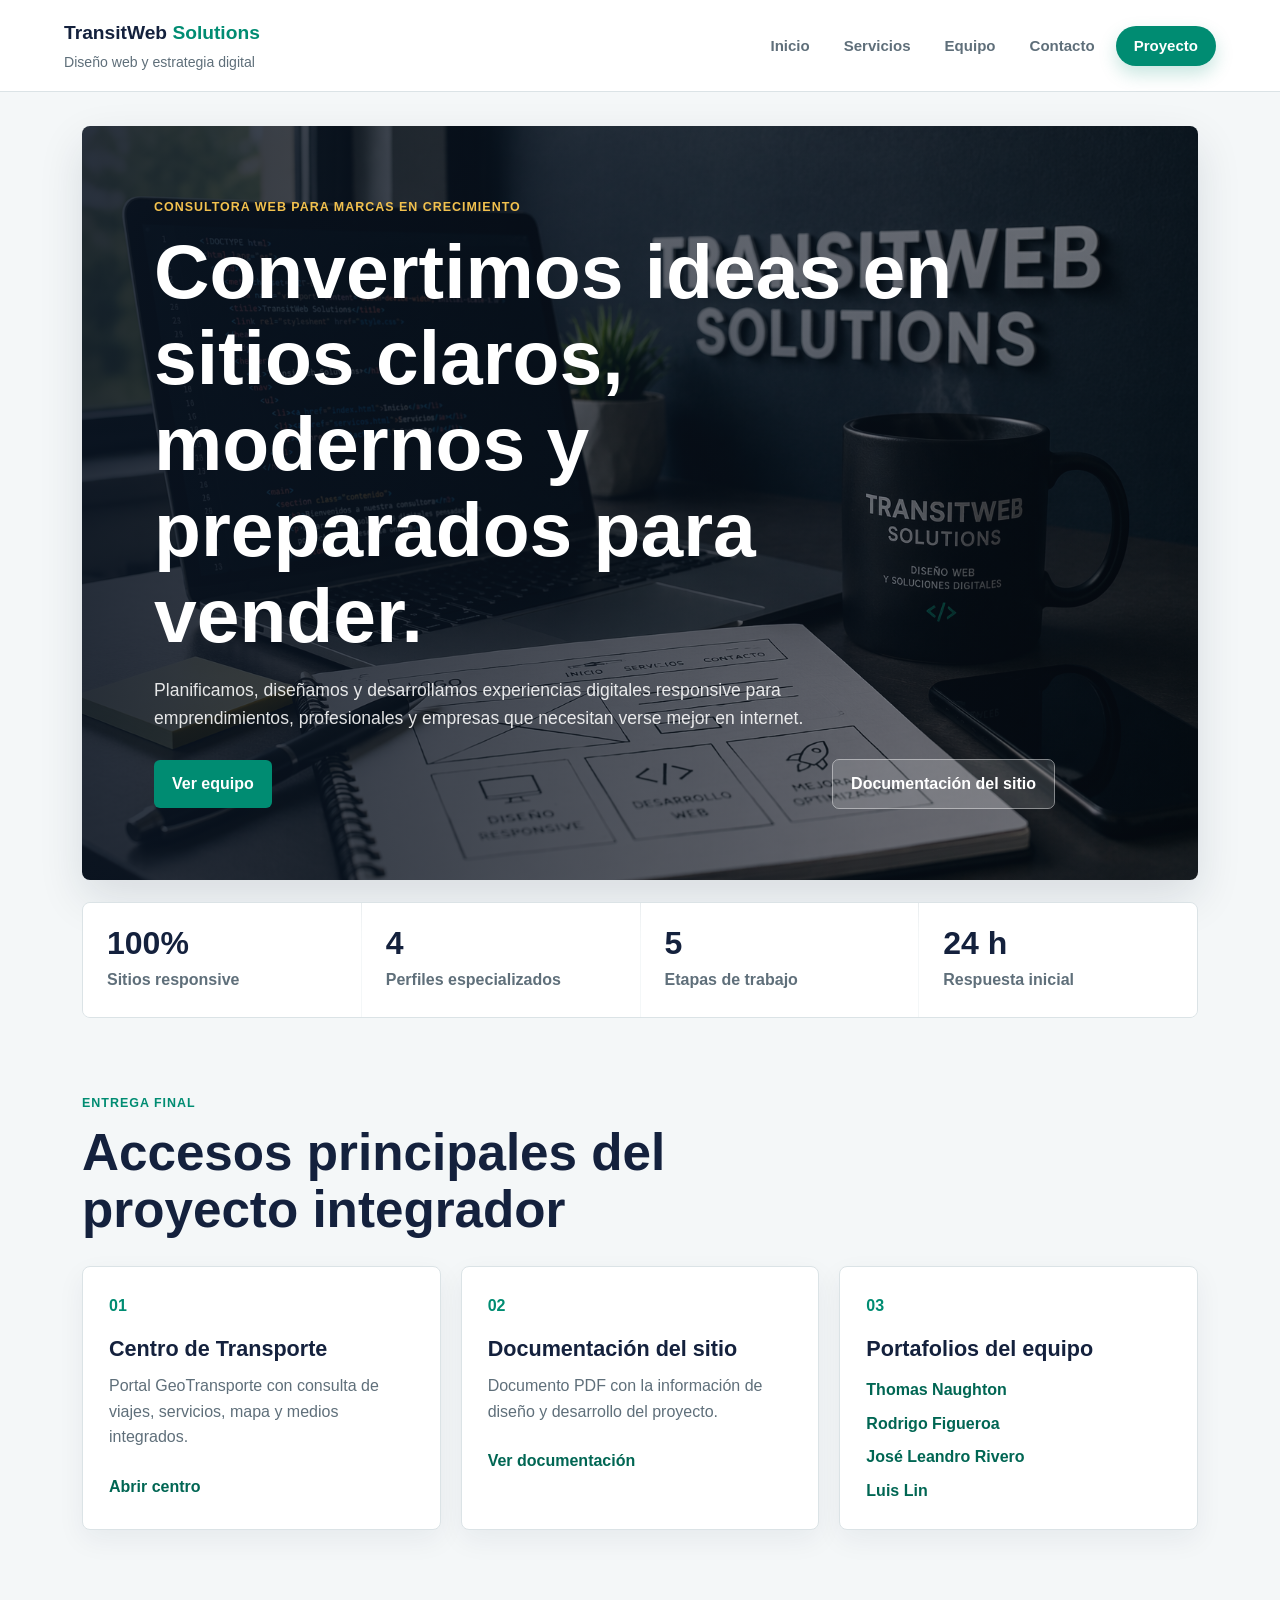
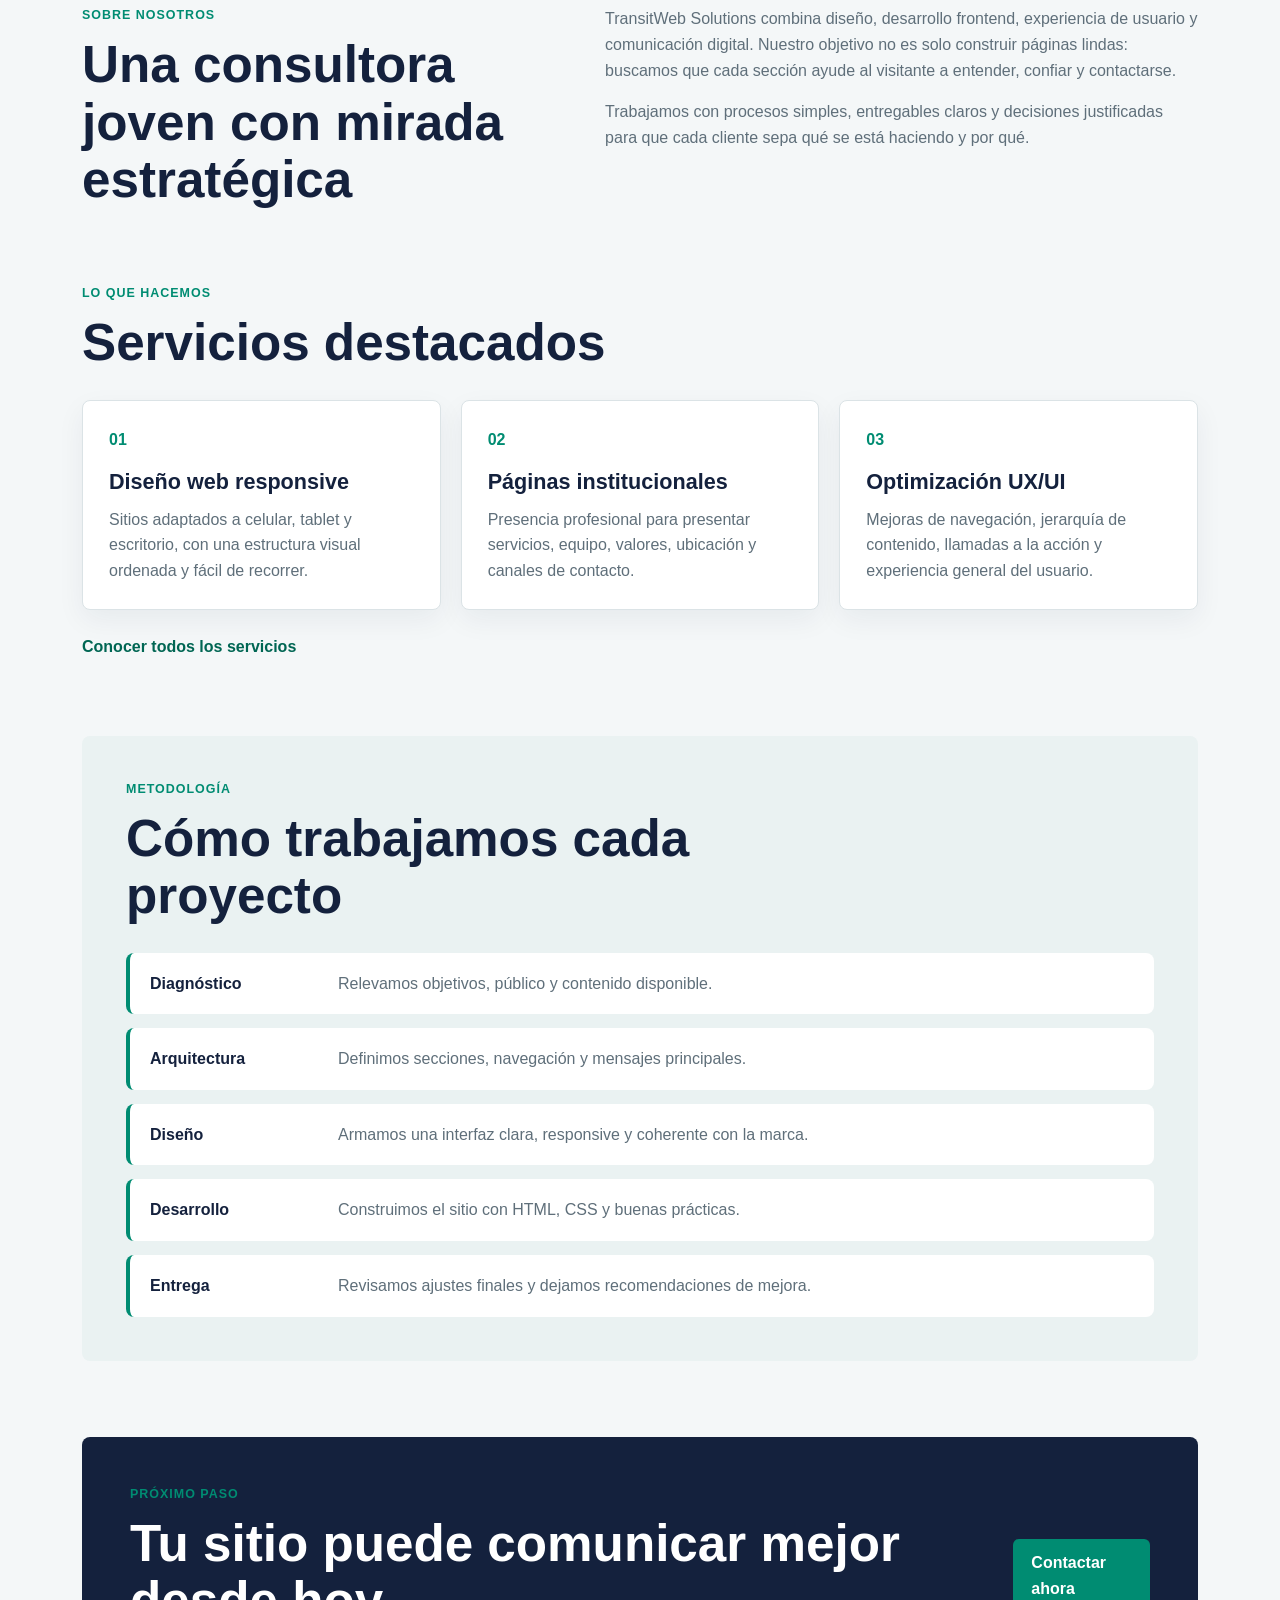
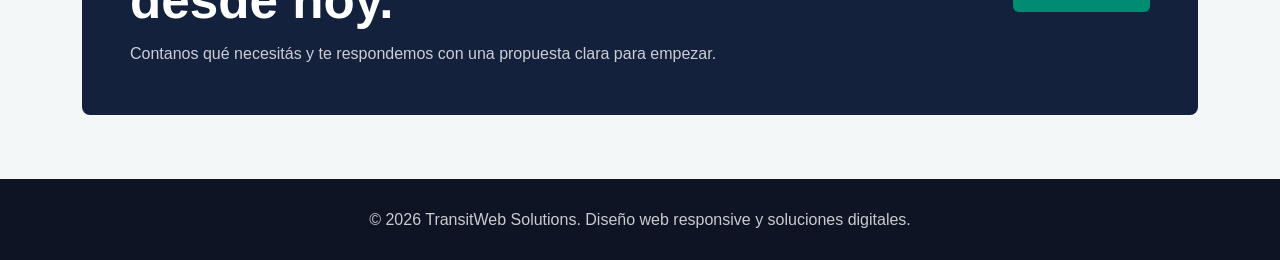
<file: index.html>
<!DOCTYPE html>
<html lang="es">
<head>
    <meta charset="UTF-8">
    <meta name="viewport" content="width=device-width, initial-scale=1.0">
    <title>TransitWeb Solutions | Consultora digital</title>
    <link rel="stylesheet" href="diseño.css">
</head>
<body>
    <header class="site-header">
        <div class="brand">
            <a href="index.html" class="logo">TransitWeb <span>Solutions</span></a>
            <p>Diseño web y estrategia digital</p>
        </div>
        <nav aria-label="Navegación principal">
            <ul>
                <li><a href="index.html#inicio">Inicio</a></li>
                <li><a href="servicios.html">Servicios</a></li>
                <li><a href="integrantes.html">Equipo</a></li>
                <li><a href="contacto.html">Contacto</a></li>
                <li><a href="Centro-transporte-inteligente-Grupo-10-main/index.html" class="project-link">Proyecto</a></li>
            </ul>
        </nav>
    </header>

    <main>
        <section id="inicio" class="hero">
            <div class="hero-content">
                <p class="eyebrow">Consultora web para marcas en crecimiento</p>
                <h1>Convertimos ideas en sitios claros, modernos y preparados para vender.</h1>
                <p>Planificamos, diseñamos y desarrollamos experiencias digitales responsive para emprendimientos, profesionales y empresas que necesitan verse mejor en internet.</p>
                <div class="hero-actions">
                    <a href="integrantes.html" class="button primary">Ver equipo</a>
                    <a href="GeoTransporte_Actividad2.pdf" class="button secondary doc-button" target="_blank" rel="noopener">Documentación del sitio</a>
                </div>
            </div>
        </section>

        <section class="metrics" aria-label="Indicadores de la consultora">
            <article>
                <strong>100%</strong>
                <span>Sitios responsive</span>
            </article>
            <article>
                <strong>4</strong>
                <span>Perfiles especializados</span>
            </article>
            <article>
                <strong>5</strong>
                <span>Etapas de trabajo</span>
            </article>
            <article>
                <strong>24 h</strong>
                <span>Respuesta inicial</span>
            </article>
        </section>

        <section class="section">
            <div class="section-heading">
                <p class="eyebrow">Entrega final</p>
                <h2>Accesos principales del proyecto integrador</h2>
            </div>
            <div class="card-grid delivery-grid">
                <article class="card">
                    <span class="card-number">01</span>
                    <h3>Centro de Transporte</h3>
                    <p>Portal GeoTransporte con consulta de viajes, servicios, mapa y medios integrados.</p>
                    <a href="Centro-transporte-inteligente-Grupo-10-main/index.html" class="text-link project-link">Abrir centro</a>
                </article>
                <article class="card">
                    <span class="card-number">02</span>
                    <h3>Documentación del sitio</h3>
                    <p>Documento PDF con la información de diseño y desarrollo del proyecto.</p>
                    <a href="GeoTransporte_Actividad2.pdf" class="text-link" target="_blank" rel="noopener">Ver documentación</a>
                </article>
                <article class="card">
                    <span class="card-number">03</span>
                    <h3>Portafolios del equipo</h3>
                    <ul class="portfolio-list">
                        <li><a href="https://naughtongit.github.io/Proyecto-Web/" target="_blank" rel="noopener">Thomas Naughton</a></li>
                        <li><a href="https://rofigueroa-uade.github.io/WebDesignUADE/" target="_blank" rel="noopener">Rodrigo Figueroa</a></li>
                        <li><a href="https://joserivero17.github.io/Proyecto-web/#sobre-mi" target="_blank" rel="noopener">José Leandro Rivero</a></li>
                        <li><a href="https://luisuade.github.io/Pagina-Personal/" target="_blank" rel="noopener">Luis Lin</a></li>
                    </ul>
                </article>
            </div>
        </section>

        <section id="sobre-nosotros" class="section split">
            <div>
                <p class="eyebrow">Sobre nosotros</p>
                <h2>Una consultora joven con mirada estratégica</h2>
            </div>
            <div class="section-copy">
                <p>TransitWeb Solutions combina diseño, desarrollo frontend, experiencia de usuario y comunicación digital. Nuestro objetivo no es solo construir páginas lindas: buscamos que cada sección ayude al visitante a entender, confiar y contactarse.</p>
                <p>Trabajamos con procesos simples, entregables claros y decisiones justificadas para que cada cliente sepa qué se está haciendo y por qué.</p>
            </div>
        </section>

        <section class="section">
            <div class="section-heading">
                <p class="eyebrow">Lo que hacemos</p>
                <h2>Servicios destacados</h2>
            </div>
            <div class="card-grid">
                <article class="card">
                    <span class="card-number">01</span>
                    <h3>Diseño web responsive</h3>
                    <p>Sitios adaptados a celular, tablet y escritorio, con una estructura visual ordenada y fácil de recorrer.</p>
                </article>
                <article class="card">
                    <span class="card-number">02</span>
                    <h3>Páginas institucionales</h3>
                    <p>Presencia profesional para presentar servicios, equipo, valores, ubicación y canales de contacto.</p>
                </article>
                <article class="card">
                    <span class="card-number">03</span>
                    <h3>Optimización UX/UI</h3>
                    <p>Mejoras de navegación, jerarquía de contenido, llamadas a la acción y experiencia general del usuario.</p>
                </article>
            </div>
            <a href="servicios.html" class="text-link">Conocer todos los servicios</a>
        </section>

        <section class="section process">
            <div class="section-heading">
                <p class="eyebrow">Metodología</p>
                <h2>Cómo trabajamos cada proyecto</h2>
            </div>
            <ol class="steps">
                <li><strong>Diagnóstico</strong><span>Relevamos objetivos, público y contenido disponible.</span></li>
                <li><strong>Arquitectura</strong><span>Definimos secciones, navegación y mensajes principales.</span></li>
                <li><strong>Diseño</strong><span>Armamos una interfaz clara, responsive y coherente con la marca.</span></li>
                <li><strong>Desarrollo</strong><span>Construimos el sitio con HTML, CSS y buenas prácticas.</span></li>
                <li><strong>Entrega</strong><span>Revisamos ajustes finales y dejamos recomendaciones de mejora.</span></li>
            </ol>
        </section>

        <section class="cta-panel">
            <div>
                <p class="eyebrow">Próximo paso</p>
                <h2>Tu sitio puede comunicar mejor desde hoy.</h2>
                <p>Contanos qué necesitás y te respondemos con una propuesta clara para empezar.</p>
            </div>
            <a href="contacto.html" class="button primary">Contactar ahora</a>
        </section>
    </main>

    <footer>
        <p>&copy; 2026 TransitWeb Solutions. Diseño web responsive y soluciones digitales.</p>
    </footer>
    <script src="transitweb.js"></script>
</body>
</html>
</file>
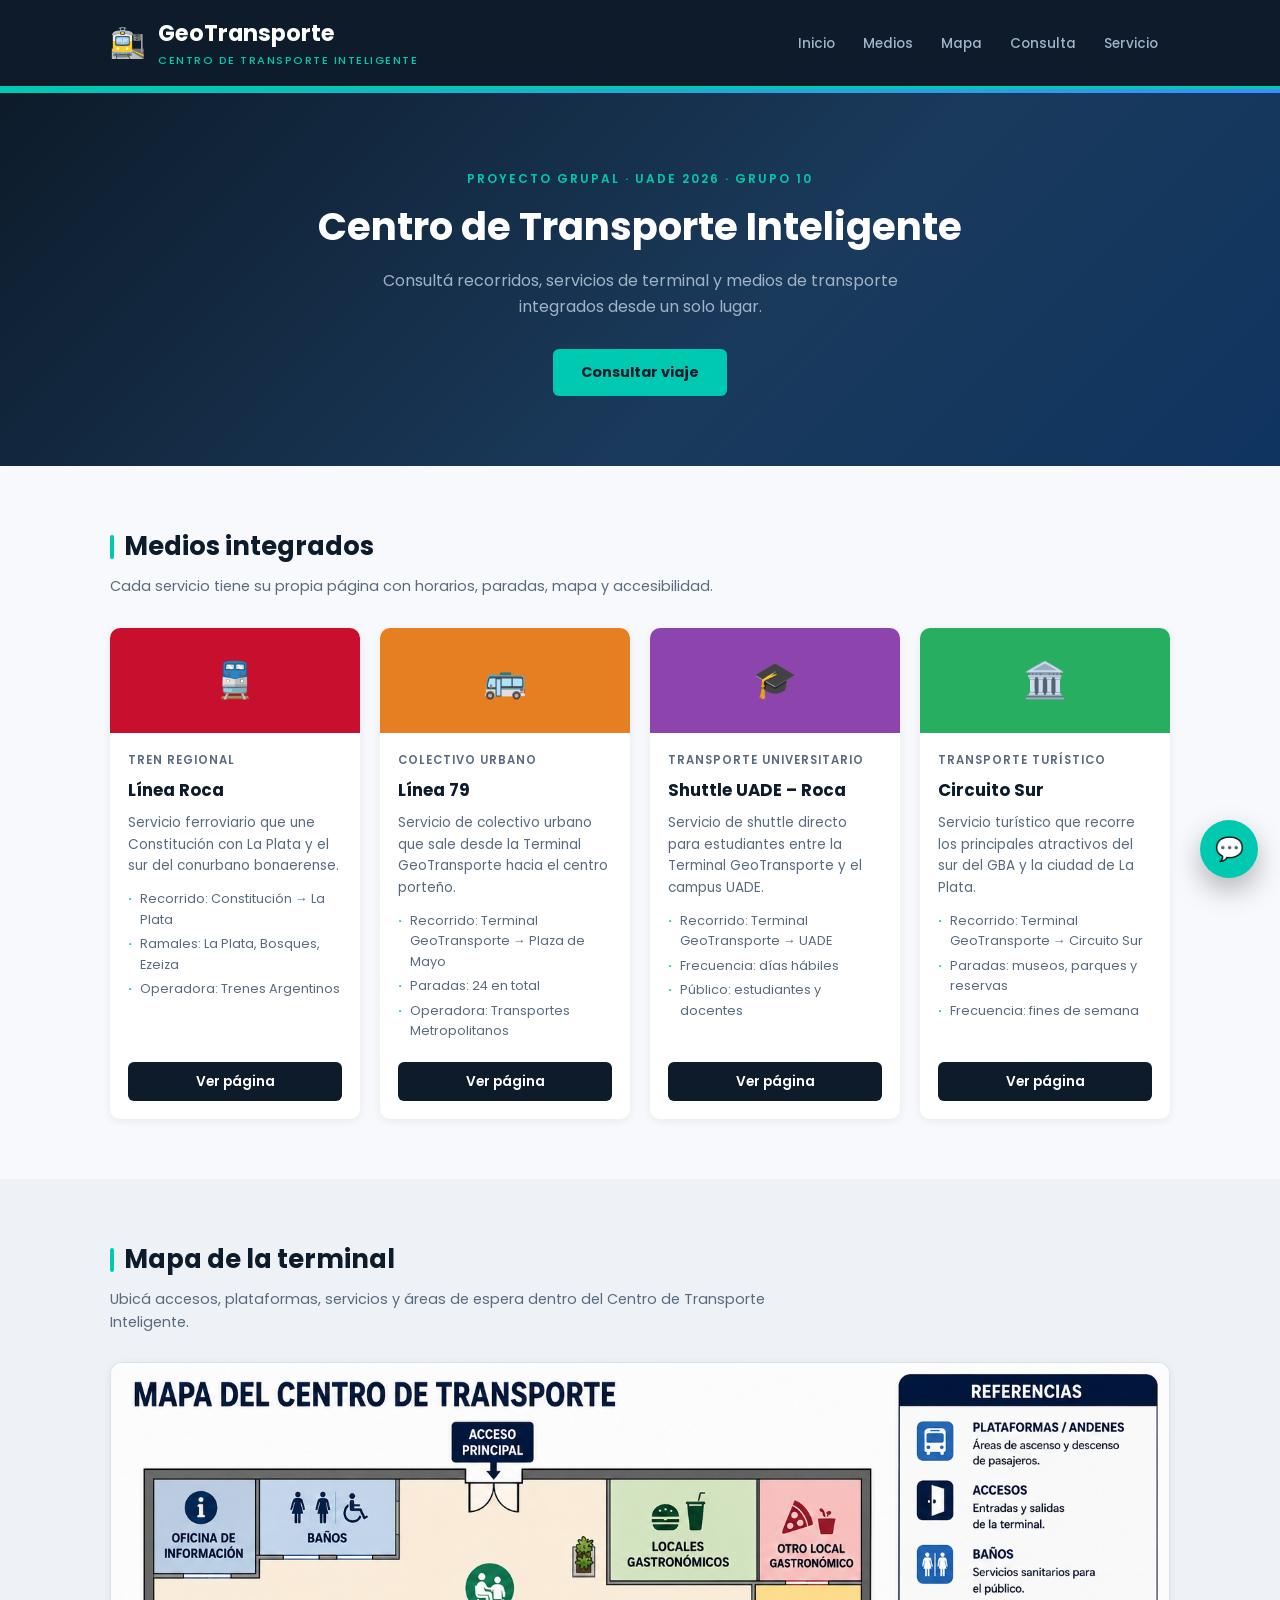
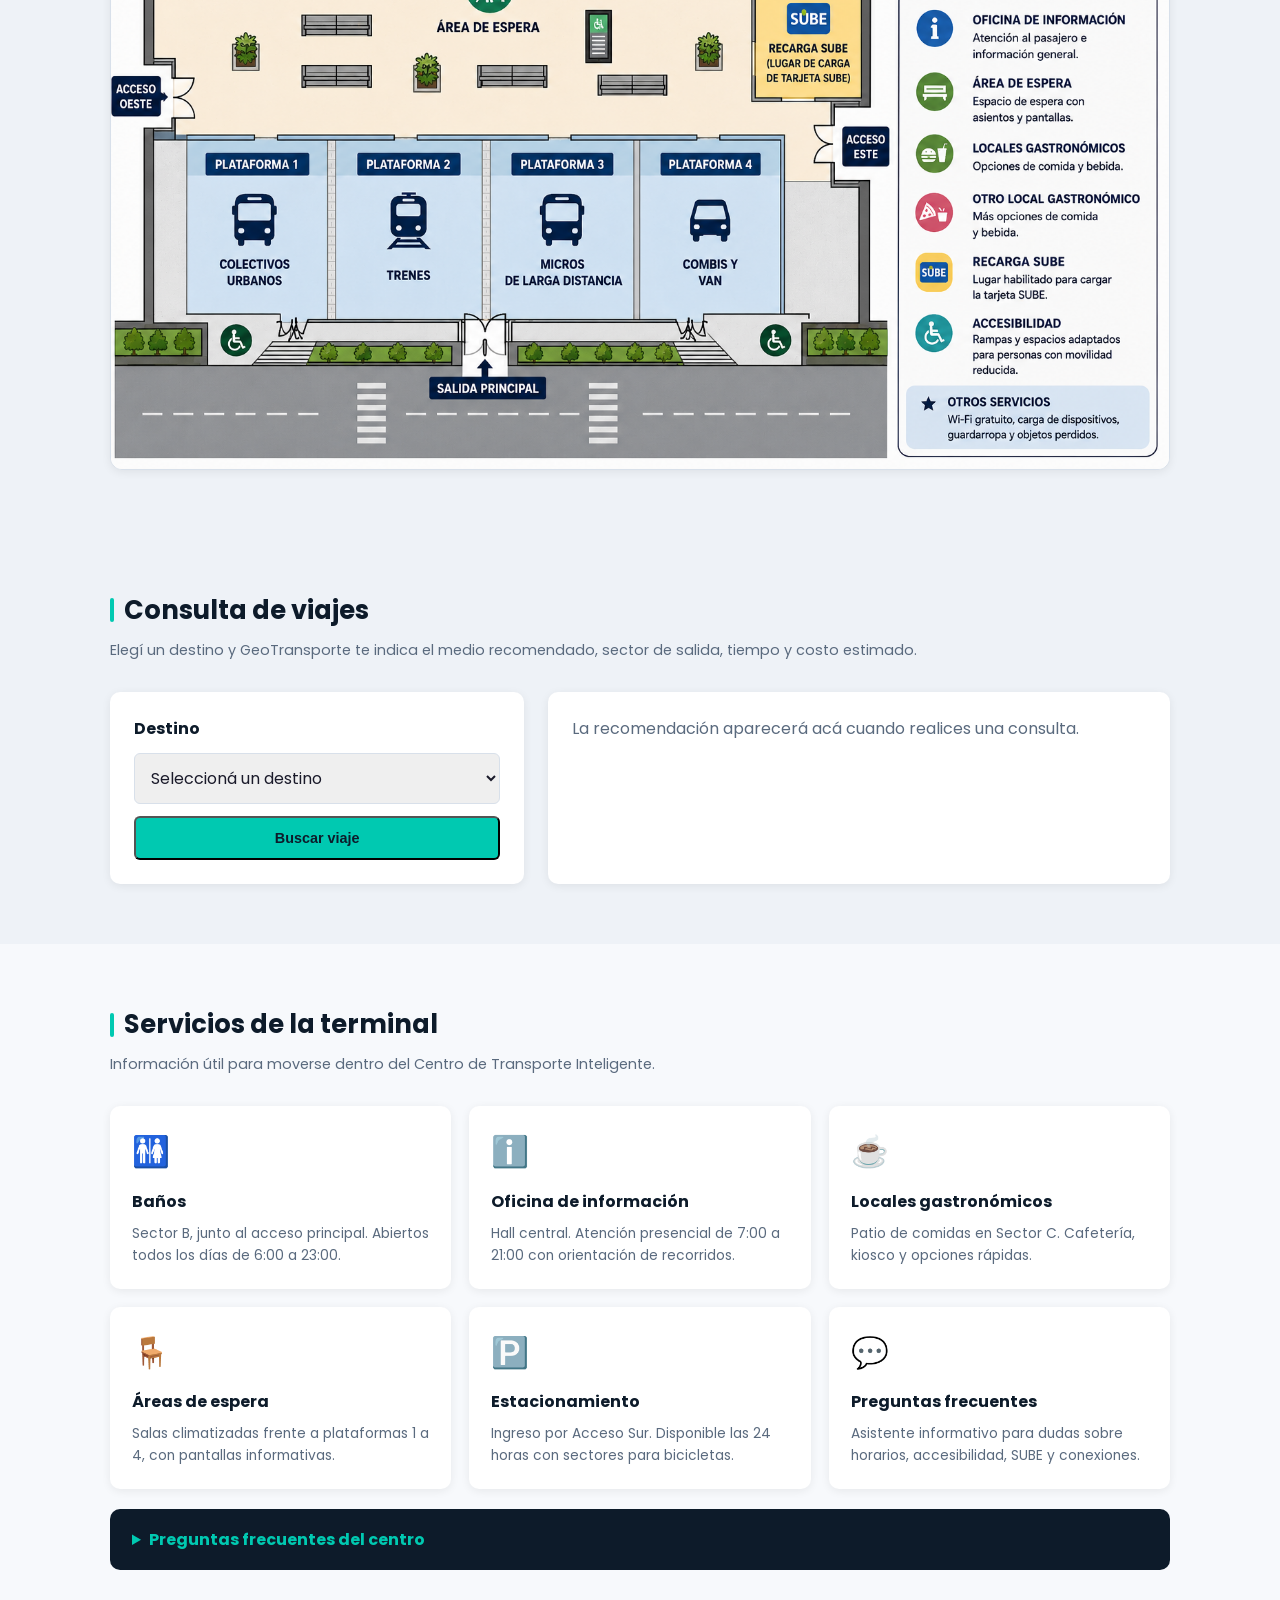
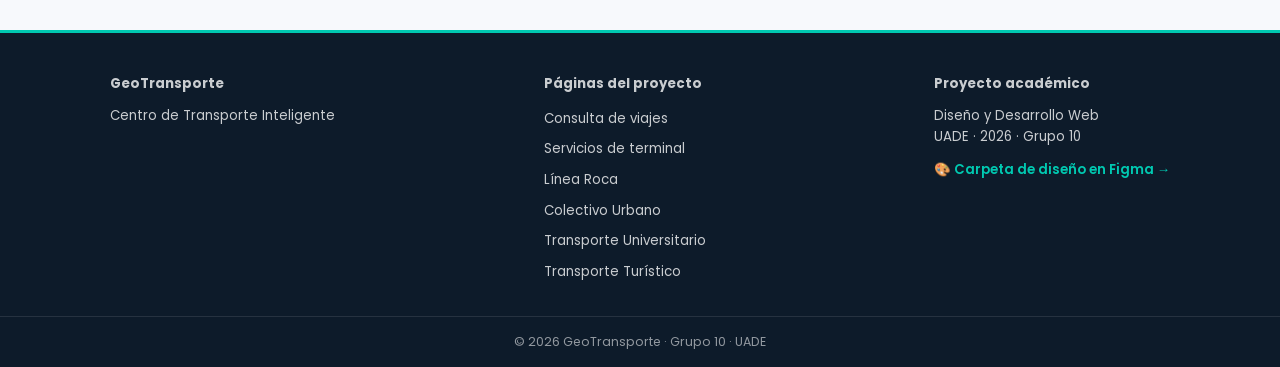
<file: Centro-transporte-inteligente-Grupo-10-main/index.html>
<!DOCTYPE html>
<html lang="es">
<head>
    <meta charset="UTF-8">
    <meta name="viewport" content="width=device-width, initial-scale=1.0">
    <title>GeoTransporte — Centro de Transporte Inteligente</title>
    <link rel="preconnect" href="https://fonts.googleapis.com">
    <link rel="preconnect" href="https://fonts.gstatic.com" crossorigin>
    <link href="https://fonts.googleapis.com/css2?family=Poppins:wght@400;500;600;700&display=swap" rel="stylesheet">
    <link rel="stylesheet" href="index.css">
</head>
<body>

    <!-- ENCABEZADO -->
    <header>
        <div class="contenedor-header">
            <div class="logo">
                <span class="logo-icono">🚉</span>
                <div>
                    <h1 class="logo-nombre">GeoTransporte</h1>
                    <p class="logo-subtitulo">Centro de Transporte Inteligente</p>
                </div>
            </div>
            <nav aria-label="Navegación principal">
                <ul>
                    <li><a href="#inicio">Inicio</a></li>
                    <li><a href="#servicios">Medios</a></li>
                    <li><a href="#mapa-terminal">Mapa</a></li>
                    <li><a href="#consulta">Consulta</a></li>
                    <li><a href="#terminal">Servicio</a></li>
                </ul>
            </nav>
        </div>
    </header>

    <!-- HERO -->
    <section id="inicio" class="hero">
        <div class="contenedor">
            <p class="hero-tag">Proyecto grupal · UADE 2026 · Grupo 10</p>
            <h2>Centro de Transporte Inteligente</h2>
            <p class="hero-desc">
                Consultá recorridos, servicios de terminal y medios de transporte integrados desde un solo lugar.
            </p>
            <div class="hero-acciones">
                <a href="#consulta" class="btn-hero">Consultar viaje</a>
            </div>
        </div>
    </section>

    <!-- SERVICIOS / PÁGINAS INDIVIDUALES -->
    <section id="servicios" class="seccion">
        <div class="contenedor">
            <h2>Medios integrados</h2>
            <p class="subtitulo">Cada servicio tiene su propia página con horarios, paradas, mapa y accesibilidad.</p>

            <div class="grilla-servicios">

                <!-- Línea Roca — José -->
                <article class="tarjeta-servicio">
                    <div class="tarjeta-icono tren">🚆</div>
                    <div class="tarjeta-cuerpo">
                        <span class="tarjeta-tipo">Tren regional</span>
                        <h3>Línea Roca</h3>
                        <p>Servicio ferroviario que une Constitución con La Plata y el sur del conurbano bonaerense.</p>
                        <ul class="tarjeta-datos">
                            <li>Recorrido: Constitución → La Plata</li>
                            <li>Ramales: La Plata, Bosques, Ezeiza</li>
                            <li>Operadora: Trenes Argentinos</li>
                        </ul>
                        <a href="linea-roca.html" class="btn-tarjeta">Ver página</a>
                    </div>
                </article>

                <!-- Colectivo urbano — Thomas -->
                <article class="tarjeta-servicio">
                    <div class="tarjeta-icono colectivo">🚌</div>
                    <div class="tarjeta-cuerpo">
                        <span class="tarjeta-tipo">Colectivo urbano</span>
                        <h3>Línea 79</h3>
                        <p>Servicio de colectivo urbano que sale desde la Terminal GeoTransporte hacia el centro porteño.</p>
                        <ul class="tarjeta-datos">
                            <li>Recorrido: Terminal GeoTransporte → Plaza de Mayo</li>
                            <li>Paradas: 24 en total</li>
                            <li>Operadora: Transportes Metropolitanos</li>
                        </ul>
                        <a href="linea79_naranja/linea79.html" class="btn-tarjeta">Ver página</a>
                    </div>
                </article>

                <!-- Transporte universitario — Rodrigo -->
                <article class="tarjeta-servicio">
                    <div class="tarjeta-icono universitario">🎓</div>
                    <div class="tarjeta-cuerpo">
                        <span class="tarjeta-tipo">Transporte universitario</span>
                        <h3>Shuttle UADE – Roca</h3>
                        <p>Servicio de shuttle directo para estudiantes entre la Terminal GeoTransporte y el campus UADE.</p>
                        <ul class="tarjeta-datos">
                            <li>Recorrido: Terminal GeoTransporte → UADE</li>
                            <li>Frecuencia: días hábiles</li>
                            <li>Público: estudiantes y docentes</li>
                        </ul>
                        <a href="uade_shuttle/shuttle-uade.html" class="btn-tarjeta">Ver página</a>
                    </div>
                </article>

                <!-- Transporte turístico — Luis -->
                <article class="tarjeta-servicio">
                    <div class="tarjeta-icono turistico">🏛️</div>
                    <div class="tarjeta-cuerpo">
                        <span class="tarjeta-tipo">Transporte turístico</span>
                        <h3>Circuito Sur</h3>
                        <p>Servicio turístico que recorre los principales atractivos del sur del GBA y la ciudad de La Plata.</p>
                        <ul class="tarjeta-datos">
                            <li>Recorrido: Terminal GeoTransporte → Circuito Sur</li>
                            <li>Paradas: museos, parques y reservas</li>
                            <li>Frecuencia: fines de semana</li>
                        </ul>
                        <a href="transporte-turistico.html" class="btn-tarjeta">Ver página</a>
                    </div>
                </article>

            </div>
        </div>
    </section>

    <!-- MAPA DE LA TERMINAL -->
    <section id="mapa-terminal" class="seccion seccion-mapa-terminal">
        <div class="contenedor">
            <div class="mapa-terminal-encabezado">
                <div>
                    <h2>Mapa de la terminal</h2>
                    <p class="subtitulo">Ubicá accesos, plataformas, servicios y áreas de espera dentro del Centro de Transporte Inteligente.</p>
                </div>
            </div>
            <figure class="mapa-terminal-imagen">
                <img src="Mapa.png" alt="Mapa de la terminal GeoTransporte con accesos, plataformas y servicios">
            </figure>
        </div>
    </section>

    <!-- CONSULTA DE VIAJES -->
    <section id="consulta" class="seccion seccion-gris">
        <div class="contenedor">
            <h2>Consulta de viajes</h2>
            <p class="subtitulo">Elegí un destino y GeoTransporte te indica el medio recomendado, sector de salida, tiempo y costo estimado.</p>

            <div class="consulta-panel">
                <form class="consulta-form" id="form-consulta">
                    <label for="destino">Destino</label>
                    <select id="destino" name="destino" required>
                        <option value="">Seleccioná un destino</option>
                        <option value="la-plata">La Plata</option>
                        <option value="plaza-mayo">Plaza de Mayo</option>
                        <option value="uade">Campus UADE</option>
                        <option value="circuito-sur">Circuito Sur turístico</option>
                    </select>
                    <button type="submit" class="btn-hero">Buscar viaje</button>
                </form>

                <article class="resultado-viaje" id="resultado-viaje" aria-live="polite">
                    <p class="resultado-placeholder">La recomendación aparecerá acá cuando realices una consulta.</p>
                </article>
            </div>

            <section class="mapa-recorrido" id="mapa-recorrido" aria-live="polite">
                <div class="mapa-recorrido-header">
                    <div>
                        <span class="resultado-label">Mapa del recorrido</span>
                        <h3>Seleccioná un destino para visualizar la ruta</h3>
                    </div>
                </div>
                <div class="recorrido-visual">
                    <iframe
                        class="consulta-mapa-real"
                        title="Mapa real del recorrido consultado"
                        src="about:blank"
                        loading="lazy">
                    </iframe>
                </div>
                <ol class="recorrido-paradas" id="recorrido-paradas">
                    <li>La ruta aparecerá después de buscar un viaje.</li>
                </ol>
            </section>
        </div>
    </section>

    <!-- SERVICIOS DE TERMINAL -->
    <section id="terminal" class="seccion">
        <div class="contenedor">
            <h2>Servicios de la terminal</h2>
            <p class="subtitulo">Información útil para moverse dentro del Centro de Transporte Inteligente.</p>

            <div class="grilla-terminal">
                <article class="terminal-card">
                    <span>🚻</span>
                    <h3>Baños</h3>
                    <p>Sector B, junto al acceso principal. Abiertos todos los días de 6:00 a 23:00.</p>
                </article>
                <article class="terminal-card">
                    <span>ℹ️</span>
                    <h3>Oficina de información</h3>
                    <p>Hall central. Atención presencial de 7:00 a 21:00 con orientación de recorridos.</p>
                </article>
                <article class="terminal-card">
                    <span>☕</span>
                    <h3>Locales gastronómicos</h3>
                    <p>Patio de comidas en Sector C. Cafetería, kiosco y opciones rápidas.</p>
                </article>
                <article class="terminal-card">
                    <span>🪑</span>
                    <h3>Áreas de espera</h3>
                    <p>Salas climatizadas frente a plataformas 1 a 4, con pantallas informativas.</p>
                </article>
                <article class="terminal-card">
                    <span>🅿️</span>
                    <h3>Estacionamiento</h3>
                    <p>Ingreso por Acceso Sur. Disponible las 24 horas con sectores para bicicletas.</p>
                </article>
                <article class="terminal-card">
                    <span>💬</span>
                    <h3>Preguntas frecuentes</h3>
                    <p>Asistente informativo para dudas sobre horarios, accesibilidad, SUBE y conexiones.</p>
                </article>
            </div>

            <details class="faq-terminal">
                <summary>Preguntas frecuentes del centro</summary>
                <div class="faq-contenido">
                    <p><strong>¿Dónde cargo la SUBE?</strong> En el kiosco del Sector C y en las terminales automáticas del hall central.</p>
                    <p><strong>¿Hay asistencia para personas con movilidad reducida?</strong> Sí, se solicita en la oficina de información o en plataformas.</p>
                    <p><strong>¿Dónde veo cambios de salida?</strong> En las pantallas del hall y en cada plataforma señalizada.</p>
                </div>
            </details>
        </div>
    </section>

    <!-- FOOTER -->
    <footer>
        <div class="contenedor contenedor-footer">
            <div class="footer-bloque">
                <p class="footer-logo">GeoTransporte</p>
                <p>Centro de Transporte Inteligente</p>
            </div>
            <div class="footer-bloque">
                <p class="footer-titulo">Páginas del proyecto</p>
                <ul>
                    <li><a href="#consulta">Consulta de viajes</a></li>
                    <li><a href="#terminal">Servicios de terminal</a></li>
                    <li><a href="linea-roca.html">Línea Roca</a></li>
                    <li><a href="linea79_naranja/linea79.html">Colectivo Urbano</a></li>
                    <li><a href="uade_shuttle/shuttle-uade.html">Transporte Universitario</a></li>
                    <li><a href="transporte-turistico.html">Transporte Turístico</a></li>
                </ul>
            </div>
            <div class="footer-bloque">
                <p class="footer-titulo">Proyecto académico</p>
                <p>Diseño y Desarrollo Web</p>
                <p>UADE · 2026 · Grupo 10</p>
                <p style="margin-top: 0.75rem;">
                    <a href="https://www.figma.com/design/9lpdKKjLLsfMPxaqhNQzon" target="_blank" rel="noopener noreferrer" style="color: var(--color-acento); font-weight: 600;">
                        🎨 Carpeta de diseño en Figma →
                    </a>
                </p>
            </div>
        </div>
        <p class="footer-copy">© 2026 GeoTransporte · Grupo 10 · UADE</p>
    </footer>

    <aside class="chatbot" aria-label="Asistente virtual de GeoTransporte">
        <button class="chatbot-toggle" type="button" id="chatbot-toggle" aria-expanded="false" aria-controls="chatbot-panel">
            💬
        </button>
        <div class="chatbot-panel" id="chatbot-panel" hidden>
            <div class="chatbot-header">
                <div>
                    <p class="chatbot-label">Asistente virtual</p>
                    <h2>GeoBot</h2>
                </div>
                <button class="chatbot-close" type="button" id="chatbot-close" aria-label="Cerrar chat">×</button>
            </div>
            <div class="chatbot-messages" id="chatbot-messages" aria-live="polite">
                <div class="mensaje bot">Hola, soy GeoBot. Puedo ayudarte con viajes, servicios, SUBE, accesibilidad y medios de transporte.</div>
            </div>
            <div class="chatbot-sugerencias" aria-label="Preguntas sugeridas">
                <button type="button" data-question="¿Cómo consulto un viaje?">Consulta de viaje</button>
                <button type="button" data-question="¿Qué servicios tiene la terminal?">Servicios</button>
                <button type="button" data-question="¿Dónde cargo la SUBE?">SUBE</button>
            </div>
            <form class="chatbot-form" id="chatbot-form">
                <label for="chatbot-input" class="sr-only">Escribí tu pregunta</label>
                <input type="text" id="chatbot-input" placeholder="Escribí tu pregunta..." autocomplete="off">
                <button type="submit">Enviar</button>
            </form>
        </div>
    </aside>

    <script>
        const viajes = {
            "la-plata": {
                destino: "La Plata",
                transporte: "Línea Roca",
                salida: "Estación Plaza Constitución",
                tiempo: "58 minutos",
                costo: "$420 aprox.",
                detalle: "Recomendado para viajes regionales hacia el sur del AMBA.",
                paradas: ["Plaza Constitución", "Quilmes", "Berazategui", "La Plata"],
                tipo: "tren",
                mapa: "https://www.google.com/maps?output=embed&saddr=Plaza+Constitucion,+Buenos+Aires&daddr=La+Plata,+Buenos+Aires"
            },
            "plaza-mayo": {
                destino: "Plaza de Mayo",
                transporte: "Línea 79",
                salida: "Terminal GeoTransporte (Lomas de Zamora) - Plataforma 2",
                tiempo: "42 minutos",
                costo: "$320 aprox.",
                detalle: "Opción directa desde la terminal hacia el centro porteño.",
                paradas: ["Terminal GeoTransporte (Lomas de Zamora)", "Lomas de Zamora Centro", "Puente Alsina", "Plaza de Mayo"],
                tipo: "colectivo",
                mapa: "https://www.google.com/maps?output=embed&saddr=Lomas+de+Zamora,+Buenos+Aires&daddr=Plaza+de+Mayo,+Buenos+Aires"
            },
            "uade": {
                destino: "Campus UADE",
                transporte: "Shuttle UADE - Roca",
                salida: "Terminal GeoTransporte (Lomas de Zamora) - Plataforma 3",
                tiempo: "18 minutos",
                costo: "Sin costo adicional",
                detalle: "Servicio orientado a estudiantes y docentes en días hábiles.",
                paradas: ["Terminal GeoTransporte (Lomas de Zamora)", "Constitución", "Lima", "Campus UADE"],
                tipo: "universitario",
                mapa: "https://www.google.com/maps?output=embed&saddr=Lomas+de+Zamora,+Buenos+Aires&daddr=UADE,+Lima+775,+Buenos+Aires"
            },
            "circuito-sur": {
                destino: "Circuito Sur turístico",
                transporte: "Transporte turístico Circuito Sur",
                salida: "Terminal GeoTransporte (Lomas de Zamora) - Sector 4",
                tiempo: "90 minutos",
                costo: "$1800 aprox.",
                detalle: "Recorrido de fin de semana por puntos turísticos del sur.",
                paradas: ["Terminal GeoTransporte (Lomas de Zamora)", "Reserva Natural", "Museo Regional", "Circuito Sur"],
                tipo: "turistico",
                mapa: "https://www.google.com/maps?output=embed&saddr=Lomas+de+Zamora,+Buenos+Aires&daddr=La+Plata,+Buenos+Aires"
            }
        };

        const formConsulta = document.getElementById("form-consulta");
        const resultadoViaje = document.getElementById("resultado-viaje");
        const mapaRecorrido = document.getElementById("mapa-recorrido");
        const recorridoParadas = document.getElementById("recorrido-paradas");
        const mapaIframe = document.querySelector(".consulta-mapa-real");

        formConsulta.addEventListener("submit", function (event) {
            event.preventDefault();
            const seleccion = document.getElementById("destino").value;
            const viaje = viajes[seleccion];

            if (!viaje) {
                resultadoViaje.innerHTML = '<p class="resultado-placeholder">Seleccioná un destino para ver la recomendación.</p>';
                mapaRecorrido.className = "mapa-recorrido";
                mapaRecorrido.querySelector("h3").textContent = "Seleccioná un destino para visualizar la ruta";
                mapaIframe.src = "about:blank";
                recorridoParadas.innerHTML = "<li>La ruta aparecerá después de buscar un viaje.</li>";
                return;
            }

            resultadoViaje.innerHTML = `
                <span class="resultado-label">Destino recomendado</span>
                <h3>${viaje.destino}</h3>
                <div class="resultado-grid">
                    <p><strong>Transporte</strong>${viaje.transporte}</p>
                    <p><strong>Salida</strong>${viaje.salida}</p>
                    <p><strong>Tiempo estimado</strong>${viaje.tiempo}</p>
                    <p><strong>Costo estimado</strong>${viaje.costo}</p>
                </div>
                <p class="resultado-detalle">${viaje.detalle}</p>
            `;

            mapaRecorrido.className = "mapa-recorrido activo " + viaje.tipo;
            mapaRecorrido.querySelector("h3").textContent = viaje.destino + " por " + viaje.transporte;
            mapaIframe.src = viaje.mapa;
            recorridoParadas.innerHTML = viaje.paradas.map(function (parada) {
                return "<li>" + parada + "</li>";
            }).join("");
        });

        const chatbotToggle = document.getElementById("chatbot-toggle");
        const chatbotClose = document.getElementById("chatbot-close");
        const chatbotPanel = document.getElementById("chatbot-panel");
        const chatbotForm = document.getElementById("chatbot-form");
        const chatbotInput = document.getElementById("chatbot-input");
        const chatbotMessages = document.getElementById("chatbot-messages");

        function abrirChatbot() {
            chatbotPanel.hidden = false;
            chatbotToggle.setAttribute("aria-expanded", "true");
            chatbotInput.focus();
        }

        function cerrarChatbot() {
            chatbotPanel.hidden = true;
            chatbotToggle.setAttribute("aria-expanded", "false");
        }

        function agregarMensaje(texto, tipo) {
            const mensaje = document.createElement("div");
            mensaje.className = "mensaje " + tipo;
            mensaje.textContent = texto;
            chatbotMessages.appendChild(mensaje);
            chatbotMessages.scrollTop = chatbotMessages.scrollHeight;
        }

        function agregarOpcionesViaje() {
            const opciones = document.createElement("div");
            opciones.className = "mensaje bot opciones-chat";
            opciones.innerHTML = `
                <p>Elegí un destino para ver la consulta completa:</p>
                <button type="button" data-viaje-chat="la-plata">La Plata</button>
                <button type="button" data-viaje-chat="plaza-mayo">Plaza de Mayo</button>
                <button type="button" data-viaje-chat="uade">Campus UADE</button>
                <button type="button" data-viaje-chat="circuito-sur">Circuito Sur turístico</button>
            `;
            chatbotMessages.appendChild(opciones);
            chatbotMessages.scrollTop = chatbotMessages.scrollHeight;
        }

        function responderViaje(destino) {
            const viaje = viajes[destino];
            if (!viaje) return "No encontré ese destino. Probá con La Plata, Plaza de Mayo, Campus UADE o Circuito Sur.";

            return `${viaje.destino}: te conviene usar ${viaje.transporte}. Salida: ${viaje.salida}. Tiempo estimado: ${viaje.tiempo}. Costo estimado: ${viaje.costo}.`;
        }

        function responderPregunta(pregunta) {
            const texto = pregunta.toLowerCase();

            if (texto.includes("viaje") || texto.includes("destino") || texto.includes("llegar")) {
                return "Te muestro las opciones disponibles para consultar transporte recomendado, plataforma, tiempo y costo estimado.";
            }

            if (texto.includes("baño") || texto.includes("servicio") || texto.includes("terminal") || texto.includes("comida") || texto.includes("estacionamiento")) {
                return "La terminal cuenta con baños, oficina de información, locales gastronómicos, áreas de espera y estacionamiento. Podés verlo en la sección Servicio.";
            }

            if (texto.includes("sube") || texto.includes("cargar")) {
                return "Podés cargar la SUBE en el kiosco del Sector C y en terminales automáticas del hall central.";
            }

            if (texto.includes("accesibilidad") || texto.includes("reducida") || texto.includes("rampa")) {
                return "Hay asistencia para personas con movilidad reducida. Se solicita en la oficina de información o en plataformas.";
            }

            if (texto.includes("roca") || texto.includes("tren")) {
                return "La Línea Roca sale desde Estación Plaza Constitución y conecta con La Plata y otros ramales.";
            }

            if (texto.includes("79") || texto.includes("colectivo")) {
                return "La Línea 79 sale desde Terminal GeoTransporte (Lomas de Zamora) - Plataforma 2 y conecta con Plaza de Mayo.";
            }

            if (texto.includes("uade") || texto.includes("shuttle")) {
                return "El Shuttle UADE sale desde Terminal GeoTransporte (Lomas de Zamora) - Plataforma 3 y está orientado a estudiantes y docentes en días hábiles.";
            }

            if (texto.includes("turístico") || texto.includes("turistico") || texto.includes("circuito")) {
                return "El Circuito Sur turístico sale desde Terminal GeoTransporte (Lomas de Zamora) - Sector 4 y funciona como recorrido de fin de semana.";
            }

            if (texto.includes("mapa") || texto.includes("plano")) {
                return "Cuando consultás un viaje, aparece un mapa real con el punto de salida y el destino marcado para visualizar el recorrido.";
            }

            return "Puedo ayudarte con consulta de viajes, servicios de terminal, SUBE, accesibilidad, Línea Roca, Línea 79, Shuttle UADE y Circuito Sur.";
        }

        chatbotToggle.addEventListener("click", abrirChatbot);
        chatbotClose.addEventListener("click", cerrarChatbot);

        chatbotForm.addEventListener("submit", function (event) {
            event.preventDefault();
            const pregunta = chatbotInput.value.trim();
            if (!pregunta) return;

            agregarMensaje(pregunta, "usuario");
            chatbotInput.value = "";

            setTimeout(function () {
                agregarMensaje(responderPregunta(pregunta), "bot");
                if (pregunta.toLowerCase().includes("viaje") || pregunta.toLowerCase().includes("destino") || pregunta.toLowerCase().includes("llegar")) {
                    agregarOpcionesViaje();
                }
            }, 250);
        });

        document.querySelectorAll("[data-question]").forEach(function (boton) {
            boton.addEventListener("click", function () {
                const pregunta = boton.dataset.question;
                agregarMensaje(pregunta, "usuario");
                setTimeout(function () {
                    agregarMensaje(responderPregunta(pregunta), "bot");
                    if (pregunta.toLowerCase().includes("viaje") || pregunta.toLowerCase().includes("destino") || pregunta.toLowerCase().includes("llegar")) {
                        agregarOpcionesViaje();
                    }
                }, 250);
            });
        });

        chatbotMessages.addEventListener("click", function (event) {
            const botonViaje = event.target.closest("[data-viaje-chat]");
            if (!botonViaje) return;

            const destino = botonViaje.dataset.viajeChat;
            agregarMensaje(botonViaje.textContent, "usuario");
            setTimeout(function () {
                agregarMensaje(responderViaje(destino), "bot");
            }, 250);
        });
    </script>

</body>
</html>
</file>
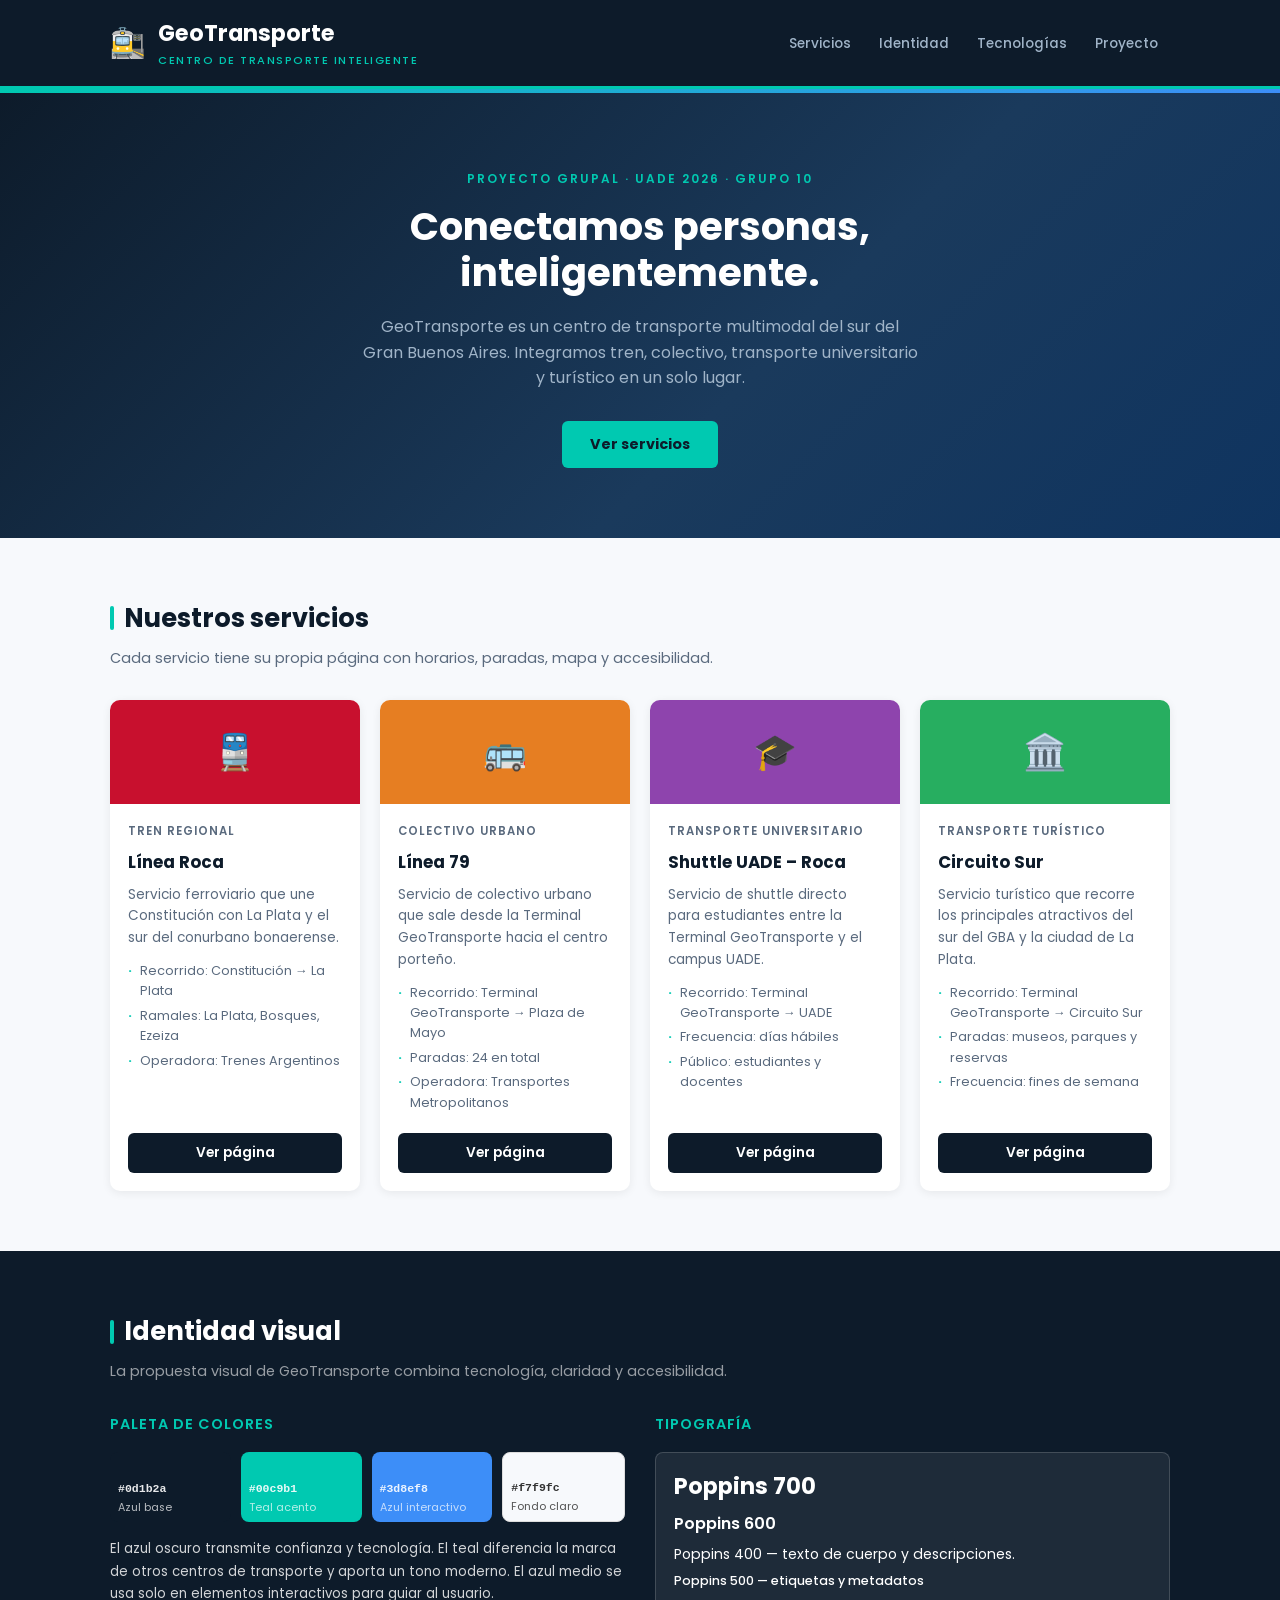
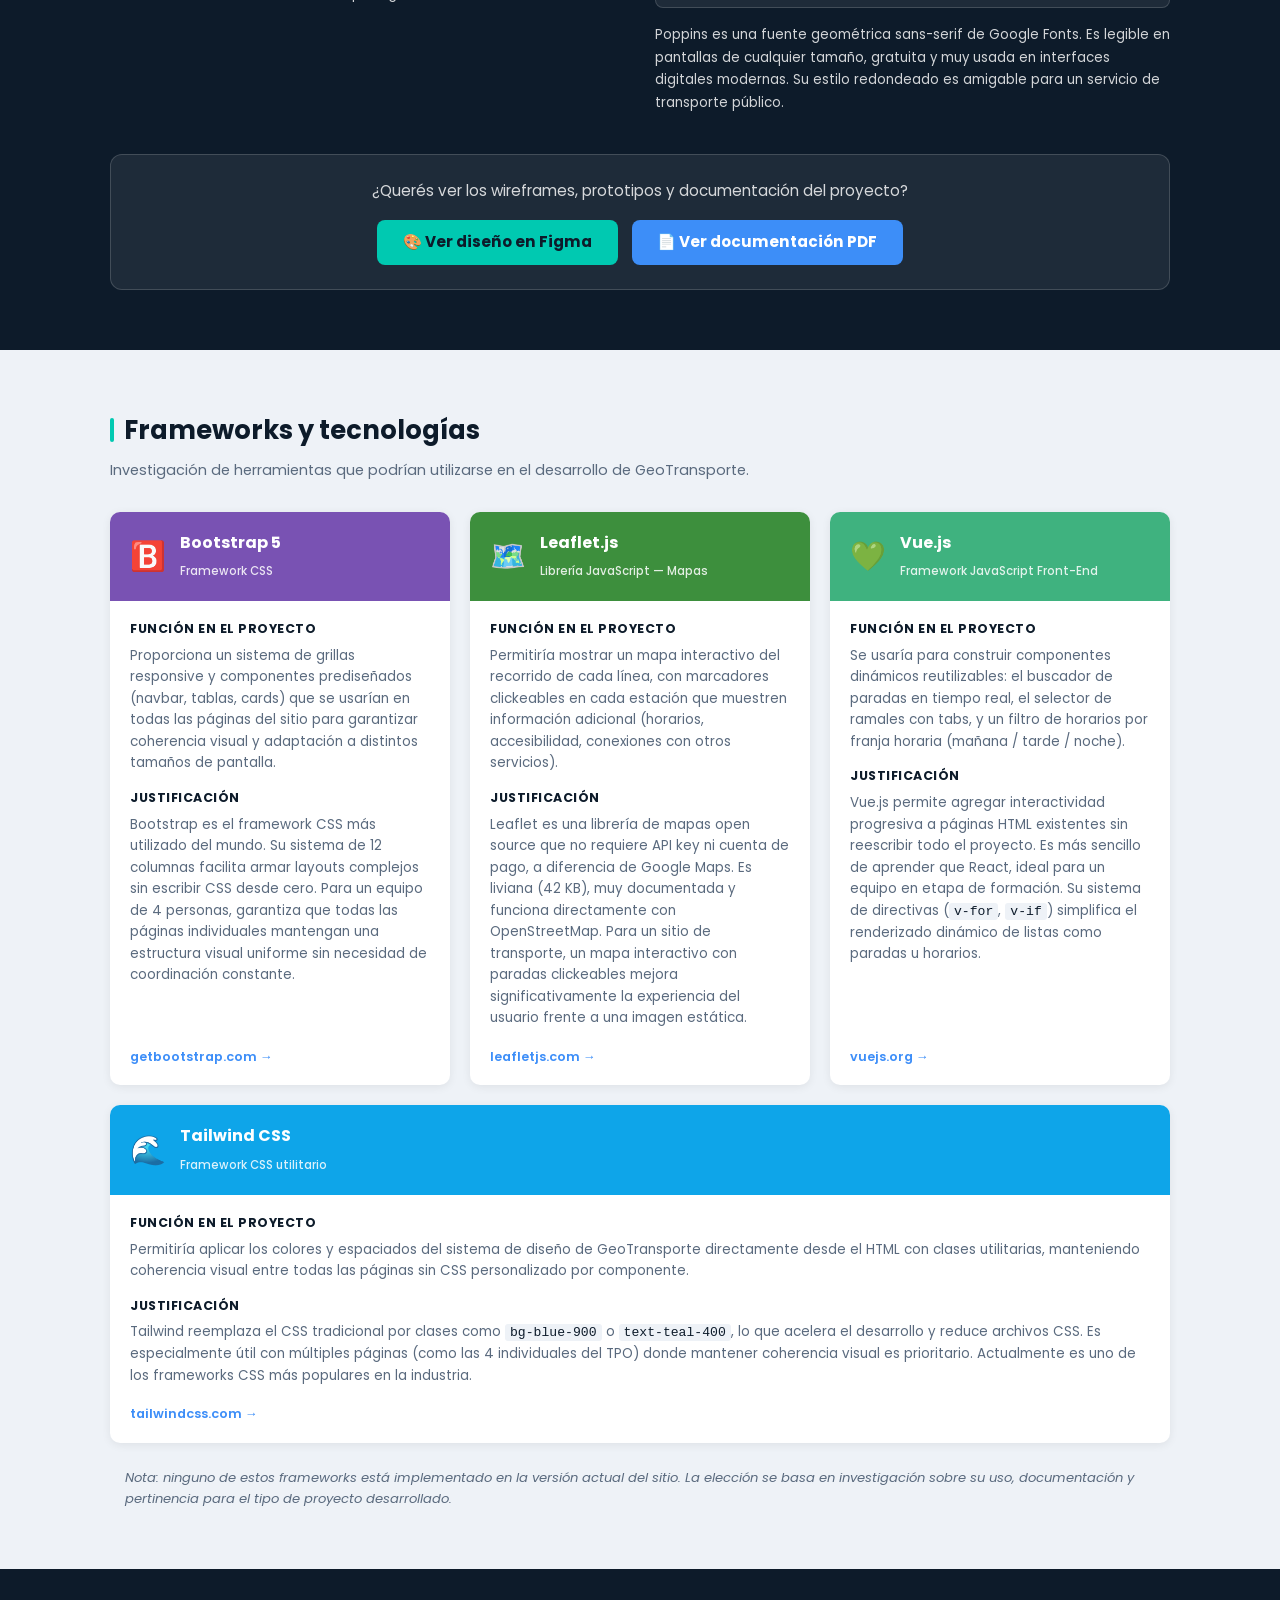
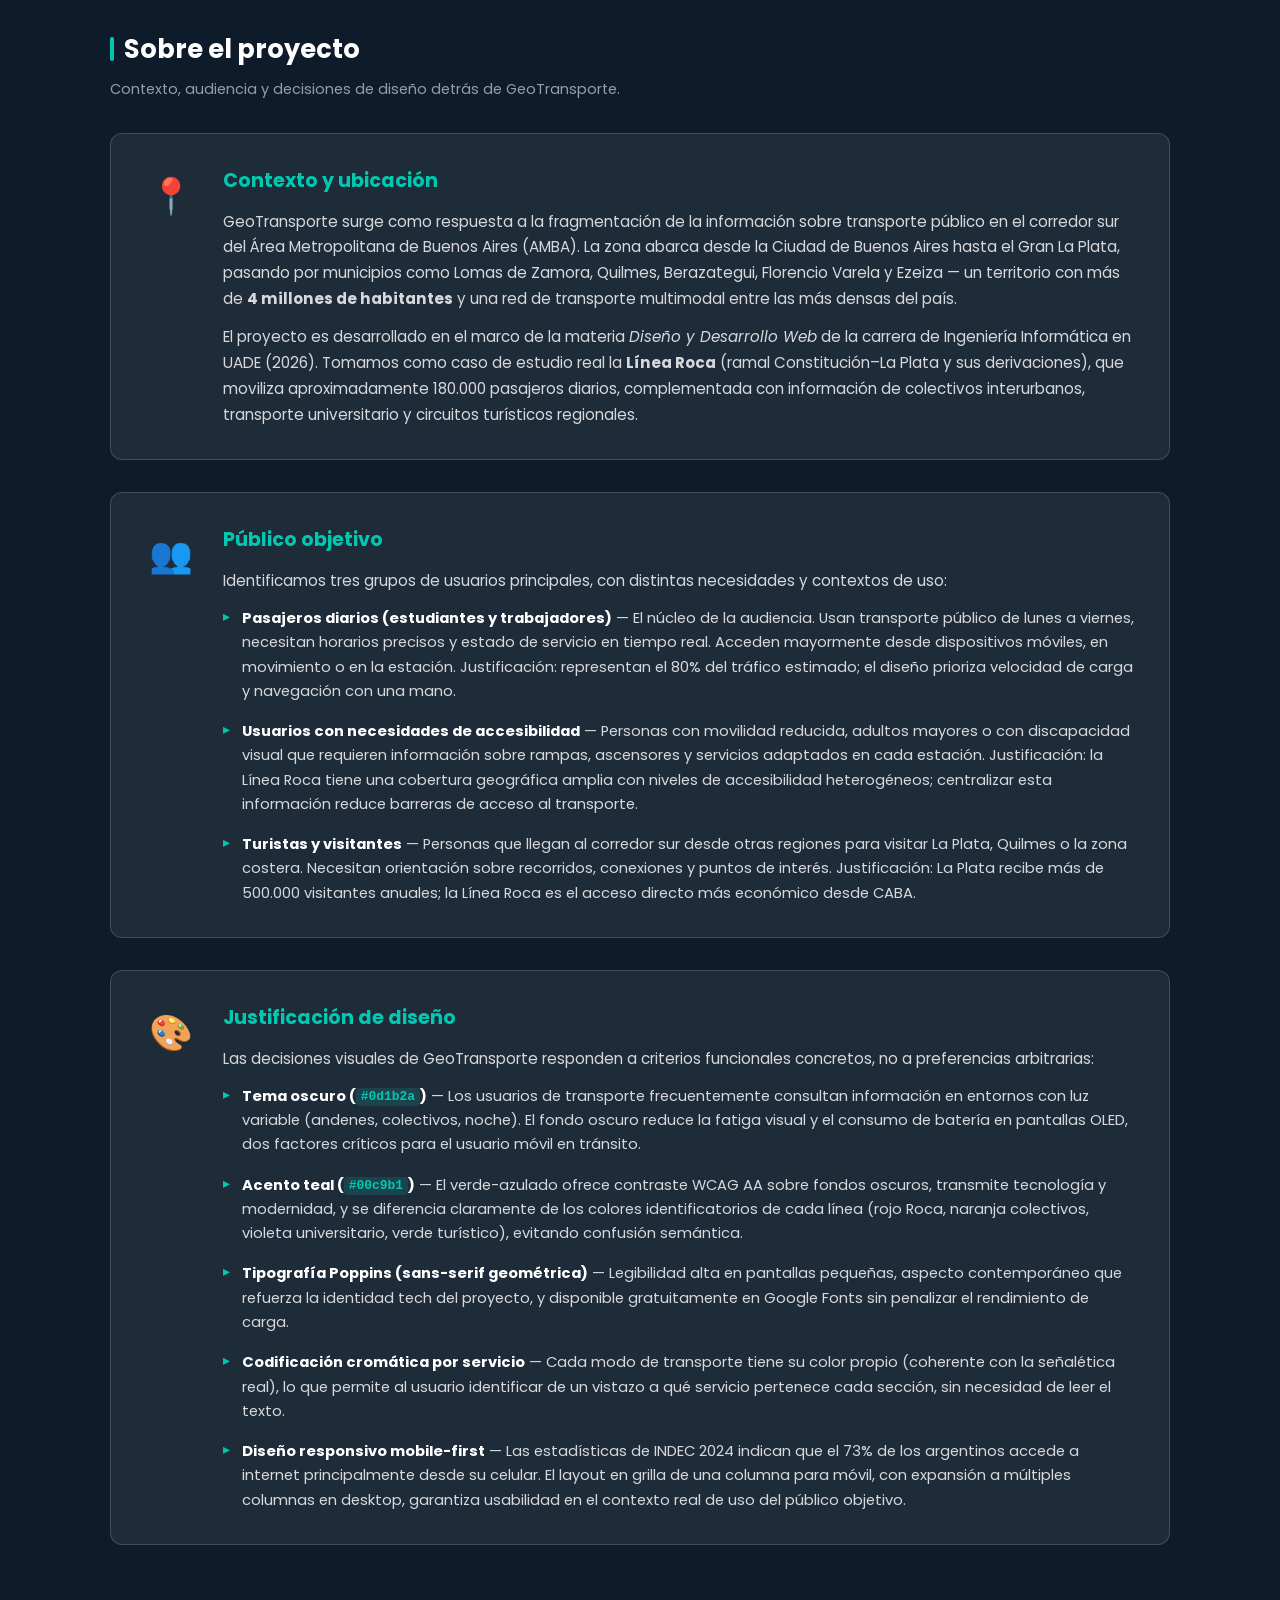
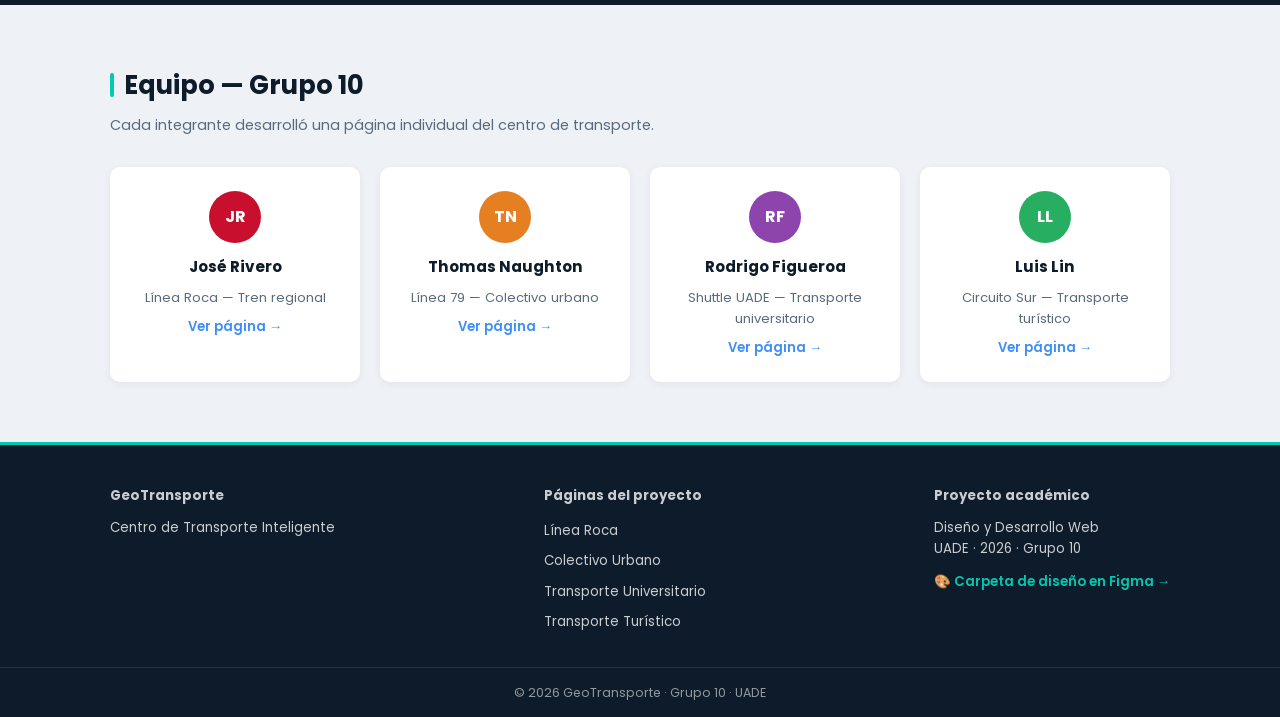
<file: Centro-transporte-inteligente-Grupo-10-main/geotransporte_links_pdf_figma/index.html>
<!DOCTYPE html>
<html lang="es">
<head>
    <meta charset="UTF-8">
    <meta name="viewport" content="width=device-width, initial-scale=1.0">
    <title>GeoTransporte — Centro de Transporte Inteligente</title>
    <link rel="preconnect" href="https://fonts.googleapis.com">
    <link rel="preconnect" href="https://fonts.gstatic.com" crossorigin>
    <link href="https://fonts.googleapis.com/css2?family=Poppins:wght@400;500;600;700&display=swap" rel="stylesheet">
    <link rel="stylesheet" href="index.css">
</head>
<body>

    <!-- ENCABEZADO -->
    <header>
        <div class="contenedor-header">
            <div class="logo">
                <span class="logo-icono">🚉</span>
                <div>
                    <h1 class="logo-nombre">GeoTransporte</h1>
                    <p class="logo-subtitulo">Centro de Transporte Inteligente</p>
                </div>
            </div>
            <nav aria-label="Navegación principal">
                <ul>
                    <li><a href="#servicios">Servicios</a></li>
                    <li><a href="#identidad">Identidad</a></li>
                    <li><a href="#frameworks">Tecnologías</a></li>
                    <li><a href="#proyecto">Proyecto</a></li>
                </ul>
            </nav>
        </div>
    </header>

    <!-- HERO -->
    <section class="hero">
        <div class="contenedor">
            <p class="hero-tag">Proyecto grupal · UADE 2026 · Grupo 10</p>
            <h2>Conectamos personas,<br>inteligentemente.</h2>
            <p class="hero-desc">
                GeoTransporte es un centro de transporte multimodal del sur del Gran Buenos Aires.
                Integramos tren, colectivo, transporte universitario y turístico en un solo lugar.
            </p>
            <a href="#servicios" class="btn-hero">Ver servicios</a>
        </div>
    </section>

    <!-- SERVICIOS / PÁGINAS INDIVIDUALES -->
    <section id="servicios" class="seccion">
        <div class="contenedor">
            <h2>Nuestros servicios</h2>
            <p class="subtitulo">Cada servicio tiene su propia página con horarios, paradas, mapa y accesibilidad.</p>

            <div class="grilla-servicios">

                <!-- Línea Roca — José -->
                <article class="tarjeta-servicio">
                    <div class="tarjeta-icono tren">🚆</div>
                    <div class="tarjeta-cuerpo">
                        <span class="tarjeta-tipo">Tren regional</span>
                        <h3>Línea Roca</h3>
                        <p>Servicio ferroviario que une Constitución con La Plata y el sur del conurbano bonaerense.</p>
                        <ul class="tarjeta-datos">
                            <li>Recorrido: Constitución → La Plata</li>
                            <li>Ramales: La Plata, Bosques, Ezeiza</li>
                            <li>Operadora: Trenes Argentinos</li>
                        </ul>
                        <a href="linea-roca.html" class="btn-tarjeta">Ver página</a>
                    </div>
                </article>

                <!-- Colectivo urbano — Thomas -->
                <article class="tarjeta-servicio">
                    <div class="tarjeta-icono colectivo">🚌</div>
                    <div class="tarjeta-cuerpo">
                        <span class="tarjeta-tipo">Colectivo urbano</span>
                        <h3>Línea 79</h3>
                        <p>Servicio de colectivo urbano que sale desde la Terminal GeoTransporte hacia el centro porteño.</p>
                        <ul class="tarjeta-datos">
                            <li>Recorrido: Terminal GeoTransporte → Plaza de Mayo</li>
                            <li>Paradas: 24 en total</li>
                            <li>Operadora: Transportes Metropolitanos</li>
                        </ul>
                        <a href="linea79_naranja/linea79.html" class="btn-tarjeta">Ver página</a>
                    </div>
                </article>

                <!-- Transporte universitario — Rodrigo -->
                <article class="tarjeta-servicio">
                    <div class="tarjeta-icono universitario">🎓</div>
                    <div class="tarjeta-cuerpo">
                        <span class="tarjeta-tipo">Transporte universitario</span>
                        <h3>Shuttle UADE – Roca</h3>
                        <p>Servicio de shuttle directo para estudiantes entre la Terminal GeoTransporte y el campus UADE.</p>
                        <ul class="tarjeta-datos">
                            <li>Recorrido: Terminal GeoTransporte → UADE</li>
                            <li>Frecuencia: días hábiles</li>
                            <li>Público: estudiantes y docentes</li>
                        </ul>
                        <a href="uade_shuttle/shuttle-uade.html" class="btn-tarjeta">Ver página</a>
                    </div>
                </article>

                <!-- Transporte turístico — Luis -->
                <article class="tarjeta-servicio">
                    <div class="tarjeta-icono turistico">🏛️</div>
                    <div class="tarjeta-cuerpo">
                        <span class="tarjeta-tipo">Transporte turístico</span>
                        <h3>Circuito Sur</h3>
                        <p>Servicio turístico que recorre los principales atractivos del sur del GBA y la ciudad de La Plata.</p>
                        <ul class="tarjeta-datos">
                            <li>Recorrido: Terminal GeoTransporte → Circuito Sur</li>
                            <li>Paradas: museos, parques y reservas</li>
                            <li>Frecuencia: fines de semana</li>
                        </ul>
                        <a href="transporte-turistico.html" class="btn-tarjeta">Ver página</a>
                    </div>
                </article>

            </div>
        </div>
    </section>

    <!-- IDENTIDAD VISUAL -->
    <section id="identidad" class="seccion seccion-oscura">
        <div class="contenedor">
            <h2 class="titulo-claro">Identidad visual</h2>
            <p class="subtitulo claro">La propuesta visual de GeoTransporte combina tecnología, claridad y accesibilidad.</p>

            <div class="grilla-identidad">

                <div class="identidad-bloque">
                    <h3>Paleta de colores</h3>
                    <div class="paleta">
                        <div class="muestra-color" style="background-color: #0d1b2a;">
                            <span class="hex">#0d1b2a</span>
                            <span class="nombre-color">Azul base</span>
                        </div>
                        <div class="muestra-color" style="background-color: #00c9b1;">
                            <span class="hex">#00c9b1</span>
                            <span class="nombre-color">Teal acento</span>
                        </div>
                        <div class="muestra-color" style="background-color: #3d8ef8;">
                            <span class="hex">#3d8ef8</span>
                            <span class="nombre-color">Azul interactivo</span>
                        </div>
                        <div class="muestra-color claro" style="background-color: #f7f9fc; border: 1px solid #ddd;">
                            <span class="hex" style="color: #333;">#f7f9fc</span>
                            <span class="nombre-color" style="color: #555;">Fondo claro</span>
                        </div>
                    </div>
                    <p class="identidad-justif">
                        El azul oscuro transmite confianza y tecnología. El teal diferencia la marca de otros centros
                        de transporte y aporta un tono moderno. El azul medio se usa solo en elementos interactivos
                        para guiar al usuario.
                    </p>
                </div>

                <div class="identidad-bloque">
                    <h3>Tipografía</h3>
                    <div class="muestra-tipografia">
                        <p class="tipo-titulo">Poppins 700</p>
                        <p class="tipo-subtitulo">Poppins 600</p>
                        <p class="tipo-cuerpo">Poppins 400 — texto de cuerpo y descripciones.</p>
                        <p class="tipo-small">Poppins 500 — etiquetas y metadatos</p>
                    </div>
                    <p class="identidad-justif">
                        Poppins es una fuente geométrica sans-serif de Google Fonts. Es legible en pantallas de cualquier
                        tamaño, gratuita y muy usada en interfaces digitales modernas. Su estilo redondeado es amigable
                        para un servicio de transporte público.
                    </p>
                </div>

            </div>

            <div class="figma-cta">
                <p>¿Querés ver los wireframes, prototipos y documentación del proyecto?</p>

                <div class="cta-botones">
                    <a href="https://www.figma.com/design/HhK1fH0W7MjYqB6SNRhzUA/Untitled?node-id=4-6&t=qNDkJk1Mj0W2M1UP-1"
                       target="_blank"
                       rel="noopener noreferrer"
                       class="btn-figma">
                        🎨 Ver diseño en Figma
                    </a>

                    <a href="GeoTransporte_Actividad2.pdf"
                       target="_blank"
                       class="btn-pdf">
                        📄 Ver documentación PDF
                    </a>
                </div>
            </div>

        </div>
    </section>

    <!-- FRAMEWORKS Y TECNOLOGÍAS -->
    <section id="frameworks" class="seccion seccion-gris">
        <div class="contenedor">
            <h2>Frameworks y tecnologías</h2>
            <p class="subtitulo">Investigación de herramientas que podrían utilizarse en el desarrollo de GeoTransporte.</p>

            <div class="grilla-frameworks">

                <!-- Bootstrap -->
                <div class="framework-card">
                    <div class="fw-header fw-bootstrap">
                        <span class="fw-icono">🅱️</span>
                        <div>
                            <h3>Bootstrap 5</h3>
                            <span class="fw-tipo">Framework CSS</span>
                        </div>
                    </div>
                    <div class="fw-cuerpo">
                        <div class="fw-bloque">
                            <h4>Función en el proyecto</h4>
                            <p>Proporciona un sistema de grillas responsive y componentes prediseñados (navbar, tablas, cards) que se usarían en todas las páginas del sitio para garantizar coherencia visual y adaptación a distintos tamaños de pantalla.</p>
                        </div>
                        <div class="fw-bloque">
                            <h4>Justificación</h4>
                            <p>Bootstrap es el framework CSS más utilizado del mundo. Su sistema de 12 columnas facilita armar layouts complejos sin escribir CSS desde cero. Para un equipo de 4 personas, garantiza que todas las páginas individuales mantengan una estructura visual uniforme sin necesidad de coordinación constante.</p>
                        </div>
                        <a href="https://getbootstrap.com" target="_blank" rel="noopener noreferrer" class="fw-link">getbootstrap.com →</a>
                    </div>
                </div>

                <!-- Leaflet.js -->
                <div class="framework-card">
                    <div class="fw-header fw-leaflet">
                        <span class="fw-icono">🗺️</span>
                        <div>
                            <h3>Leaflet.js</h3>
                            <span class="fw-tipo">Librería JavaScript — Mapas</span>
                        </div>
                    </div>
                    <div class="fw-cuerpo">
                        <div class="fw-bloque">
                            <h4>Función en el proyecto</h4>
                            <p>Permitiría mostrar un mapa interactivo del recorrido de cada línea, con marcadores clickeables en cada estación que muestren información adicional (horarios, accesibilidad, conexiones con otros servicios).</p>
                        </div>
                        <div class="fw-bloque">
                            <h4>Justificación</h4>
                            <p>Leaflet es una librería de mapas open source que no requiere API key ni cuenta de pago, a diferencia de Google Maps. Es liviana (42 KB), muy documentada y funciona directamente con OpenStreetMap. Para un sitio de transporte, un mapa interactivo con paradas clickeables mejora significativamente la experiencia del usuario frente a una imagen estática.</p>
                        </div>
                        <a href="https://leafletjs.com" target="_blank" rel="noopener noreferrer" class="fw-link">leafletjs.com →</a>
                    </div>
                </div>

                <!-- Vue.js -->
                <div class="framework-card">
                                        <div class="fw-header fw-vue">
                        <span class="fw-icono">💚</span>
                        <div>
                            <h3>Vue.js</h3>
                            <span class="fw-tipo">Framework JavaScript Front-End</span>
                        </div>
                    </div>
                    <div class="fw-cuerpo">
                        <div class="fw-bloque">
                            <h4>Función en el proyecto</h4>
                            <p>Se usaría para construir componentes dinámicos reutilizables: el buscador de paradas en tiempo real, el selector de ramales con tabs, y un filtro de horarios por franja horaria (mañana / tarde / noche).</p>
                        </div>
                        <div class="fw-bloque">
                            <h4>Justificación</h4>
                            <p>Vue.js permite agregar interactividad progresiva a páginas HTML existentes sin reescribir todo el proyecto. Es más sencillo de aprender que React, ideal para un equipo en etapa de formación. Su sistema de directivas (<code>v-for</code>, <code>v-if</code>) simplifica el renderizado dinámico de listas como paradas u horarios.</p>
                        </div>
                        <a href="https://vuejs.org" target="_blank" rel="noopener noreferrer" class="fw-link">vuejs.org →</a>
                    </div>
                </div>

                <!-- Tailwind CSS -->
                <div class="framework-card">
                    <div class="fw-header fw-tailwind">
                        <span class="fw-icono">🌊</span>
                        <div>
                            <h3>Tailwind CSS</h3>
                            <span class="fw-tipo">Framework CSS utilitario</span>
                        </div>
                    </div>
                    <div class="fw-cuerpo">
                        <div class="fw-bloque">
                            <h4>Función en el proyecto</h4>
                            <p>Permitiría aplicar los colores y espaciados del sistema de diseño de GeoTransporte directamente desde el HTML con clases utilitarias, manteniendo coherencia visual entre todas las páginas sin CSS personalizado por componente.</p>
                        </div>
                        <div class="fw-bloque">
                            <h4>Justificación</h4>
                            <p>Tailwind reemplaza el CSS tradicional por clases como <code>bg-blue-900</code> o <code>text-teal-400</code>, lo que acelera el desarrollo y reduce archivos CSS. Es especialmente útil con múltiples páginas (como las 4 individuales del TPO) donde mantener coherencia visual es prioritario. Actualmente es uno de los frameworks CSS más populares en la industria.</p>
                        </div>
                        <a href="https://tailwindcss.com" target="_blank" rel="noopener noreferrer" class="fw-link">tailwindcss.com →</a>
                    </div>
                </div>

            </div>

            <p class="nota-frameworks">
                Nota: ninguno de estos frameworks está implementado en la versión actual del sitio. La elección se basa en investigación sobre su uso, documentación y pertinencia para el tipo de proyecto desarrollado.
            </p>
        </div>
    </section>


    <!-- SOBRE EL PROYECTO -->
    <section id="proyecto" class="seccion seccion-oscura">
        <div class="contenedor">
            <h2>Sobre el proyecto</h2>
            <p class="subtitulo">Contexto, audiencia y decisiones de diseño detrás de GeoTransporte.</p>

            <!-- Contexto y ubicación -->
            <div class="proyecto-bloque">
                <div class="proyecto-icono">📍</div>
                <div class="proyecto-texto">
                    <h3>Contexto y ubicación</h3>
                    <p>
                        GeoTransporte surge como respuesta a la fragmentación de la información sobre transporte público
                        en el corredor sur del Área Metropolitana de Buenos Aires (AMBA). La zona abarca desde la Ciudad
                        de Buenos Aires hasta el Gran La Plata, pasando por municipios como Lomas de Zamora, Quilmes,
                        Berazategui, Florencio Varela y Ezeiza — un territorio con más de <strong>4 millones de habitantes</strong>
                        y una red de transporte multimodal entre las más densas del país.
                    </p>
                    <p>
                        El proyecto es desarrollado en el marco de la materia <em>Diseño y Desarrollo Web</em> de la
                        carrera de Ingeniería Informática en UADE (2026). Tomamos como caso de estudio real la
                        <strong>Línea Roca</strong> (ramal Constitución–La Plata y sus derivaciones), que moviliza
                        aproximadamente 180.000 pasajeros diarios, complementada con información de colectivos
                        interurbanos, transporte universitario y circuitos turísticos regionales.
                    </p>
                </div>
            </div>

            <!-- Público objetivo -->
            <div class="proyecto-bloque">
                <div class="proyecto-icono">👥</div>
                <div class="proyecto-texto">
                    <h3>Público objetivo</h3>
                    <p>
                        Identificamos tres grupos de usuarios principales, con distintas necesidades y contextos de uso:
                    </p>
                    <ul class="proyecto-lista">
                        <li>
                            <strong>Pasajeros diarios (estudiantes y trabajadores)</strong> — El núcleo de la audiencia.
                            Usan transporte público de lunes a viernes, necesitan horarios precisos y estado de servicio
                            en tiempo real. Acceden mayormente desde dispositivos móviles, en movimiento o en la estación.
                            Justificación: representan el 80% del tráfico estimado; el diseño prioriza velocidad de carga
                            y navegación con una mano.
                        </li>
                        <li>
                            <strong>Usuarios con necesidades de accesibilidad</strong> — Personas con movilidad reducida,
                            adultos mayores o con discapacidad visual que requieren información sobre rampas, ascensores
                            y servicios adaptados en cada estación. Justificación: la Línea Roca tiene una cobertura
                            geográfica amplia con niveles de accesibilidad heterogéneos; centralizar esta información
                            reduce barreras de acceso al transporte.
                        </li>
                        <li>
                            <strong>Turistas y visitantes</strong> — Personas que llegan al corredor sur desde otras
                            regiones para visitar La Plata, Quilmes o la zona costera. Necesitan orientación sobre
                            recorridos, conexiones y puntos de interés. Justificación: La Plata recibe más de 500.000
                            visitantes anuales; la Línea Roca es el acceso directo más económico desde CABA.
                        </li>
                    </ul>
                </div>
            </div>

            <!-- Justificación de diseño -->
            <div class="proyecto-bloque">
                <div class="proyecto-icono">🎨</div>
                <div class="proyecto-texto">
                    <h3>Justificación de diseño</h3>
                    <p>
                        Las decisiones visuales de GeoTransporte responden a criterios funcionales concretos,
                        no a preferencias arbitrarias:
                    </p>
                    <ul class="proyecto-lista">
                        <li>
                            <strong>Tema oscuro (<code>#0d1b2a</code>)</strong> — Los usuarios de transporte
                            frecuentemente consultan información en entornos con luz variable (andenes, colectivos,
                            noche). El fondo oscuro reduce la fatiga visual y el consumo de batería en pantallas OLED,
                            dos factores críticos para el usuario móvil en tránsito.
                        </li>
                        <li>
                            <strong>Acento teal (<code>#00c9b1</code>)</strong> — El verde-azulado ofrece
                            contraste WCAG AA sobre fondos oscuros, transmite tecnología y modernidad, y se diferencia
                            claramente de los colores identificatorios de cada línea (rojo Roca, naranja colectivos,
                            violeta universitario, verde turístico), evitando confusión semántica.
                        </li>
                        <li>
                            <strong>Tipografía Poppins (sans-serif geométrica)</strong> — Legibilidad alta en
                            pantallas pequeñas, aspecto contemporáneo que refuerza la identidad tech del proyecto, y
                            disponible gratuitamente en Google Fonts sin penalizar el rendimiento de carga.
                        </li>
                        <li>
                            <strong>Codificación cromática por servicio</strong> — Cada modo de transporte tiene
                            su color propio (coherente con la señalética real), lo que permite al usuario identificar
                            de un vistazo a qué servicio pertenece cada sección, sin necesidad de leer el texto.
                        </li>
                        <li>
                            <strong>Diseño responsivo mobile-first</strong> — Las estadísticas de INDEC 2024
                            indican que el 73% de los argentinos accede a internet principalmente desde su celular.
                            El layout en grilla de una columna para móvil, con expansión a múltiples columnas en
                            desktop, garantiza usabilidad en el contexto real de uso del público objetivo.
                        </li>
                    </ul>
                </div>
            </div>

        </div>
    </section>


    <!-- EQUIPO -->
    <section id="equipo" class="seccion seccion-gris">
        <div class="contenedor">
            <h2>Equipo — Grupo 10</h2>
            <p class="subtitulo">Cada integrante desarrolló una página individual del centro de transporte.</p>

            <div class="grilla-equipo">
                <div class="tarjeta-integrante">
                    <div class="avatar tren">JR</div>
                    <h3>José Rivero</h3>
                    <p>Línea Roca — Tren regional</p>
                    <a href="linea-roca.html">Ver página →</a>
                </div>
                <div class="tarjeta-integrante">
                    <div class="avatar colectivo">TN</div>
                    <h3>Thomas Naughton</h3>
                    <p>Línea 79 — Colectivo urbano</p>
                    <a href="linea79_naranja/linea79.html">Ver página →</a>
                </div>
                <div class="tarjeta-integrante">
                    <div class="avatar universitario">RF</div>
                    <h3>Rodrigo Figueroa</h3>
                    <p>Shuttle UADE — Transporte universitario</p>
                    <a href="uade_shuttle/shuttle-uade.html">Ver página →</a>
                </div>
                <div class="tarjeta-integrante">
                    <div class="avatar turistico">LL</div>
                    <h3>Luis Lin</h3>
                    <p>Circuito Sur — Transporte turístico</p>
                    <a href="transporte-turistico.html">Ver página →</a>
                </div>
            </div>
        </div>
    </section>

    <!-- FOOTER -->
    <footer>
        <div class="contenedor contenedor-footer">
            <div class="footer-bloque">
                <p class="footer-logo">GeoTransporte</p>
                <p>Centro de Transporte Inteligente</p>
            </div>
            <div class="footer-bloque">
                <p class="footer-titulo">Páginas del proyecto</p>
                <ul>
                    <li><a href="linea-roca.html">Línea Roca</a></li>
                    <li><a href="colectivo-urbano.html">Colectivo Urbano</a></li>
                    <li><a href="transporte-universitario.html">Transporte Universitario</a></li>
                    <li><a href="transporte-turistico.html">Transporte Turístico</a></li>
                </ul>
            </div>
            <div class="footer-bloque">
                <p class="footer-titulo">Proyecto académico</p>
                <p>Diseño y Desarrollo Web</p>
                <p>UADE · 2026 · Grupo 10</p>
                <p style="margin-top: 0.75rem;">
                    <a href="https://www.figma.com/design/9lpdKKjLLsfMPxaqhNQzon" target="_blank" rel="noopener noreferrer" style="color: var(--color-acento); font-weight: 600;">
                        🎨 Carpeta de diseño en Figma →
                    </a>
                </p>
            </div>
        </div>
        <p class="footer-copy">© 2026 GeoTransporte · Grupo 10 · UADE</p>
    </footer>

</body>
</html>
</file>
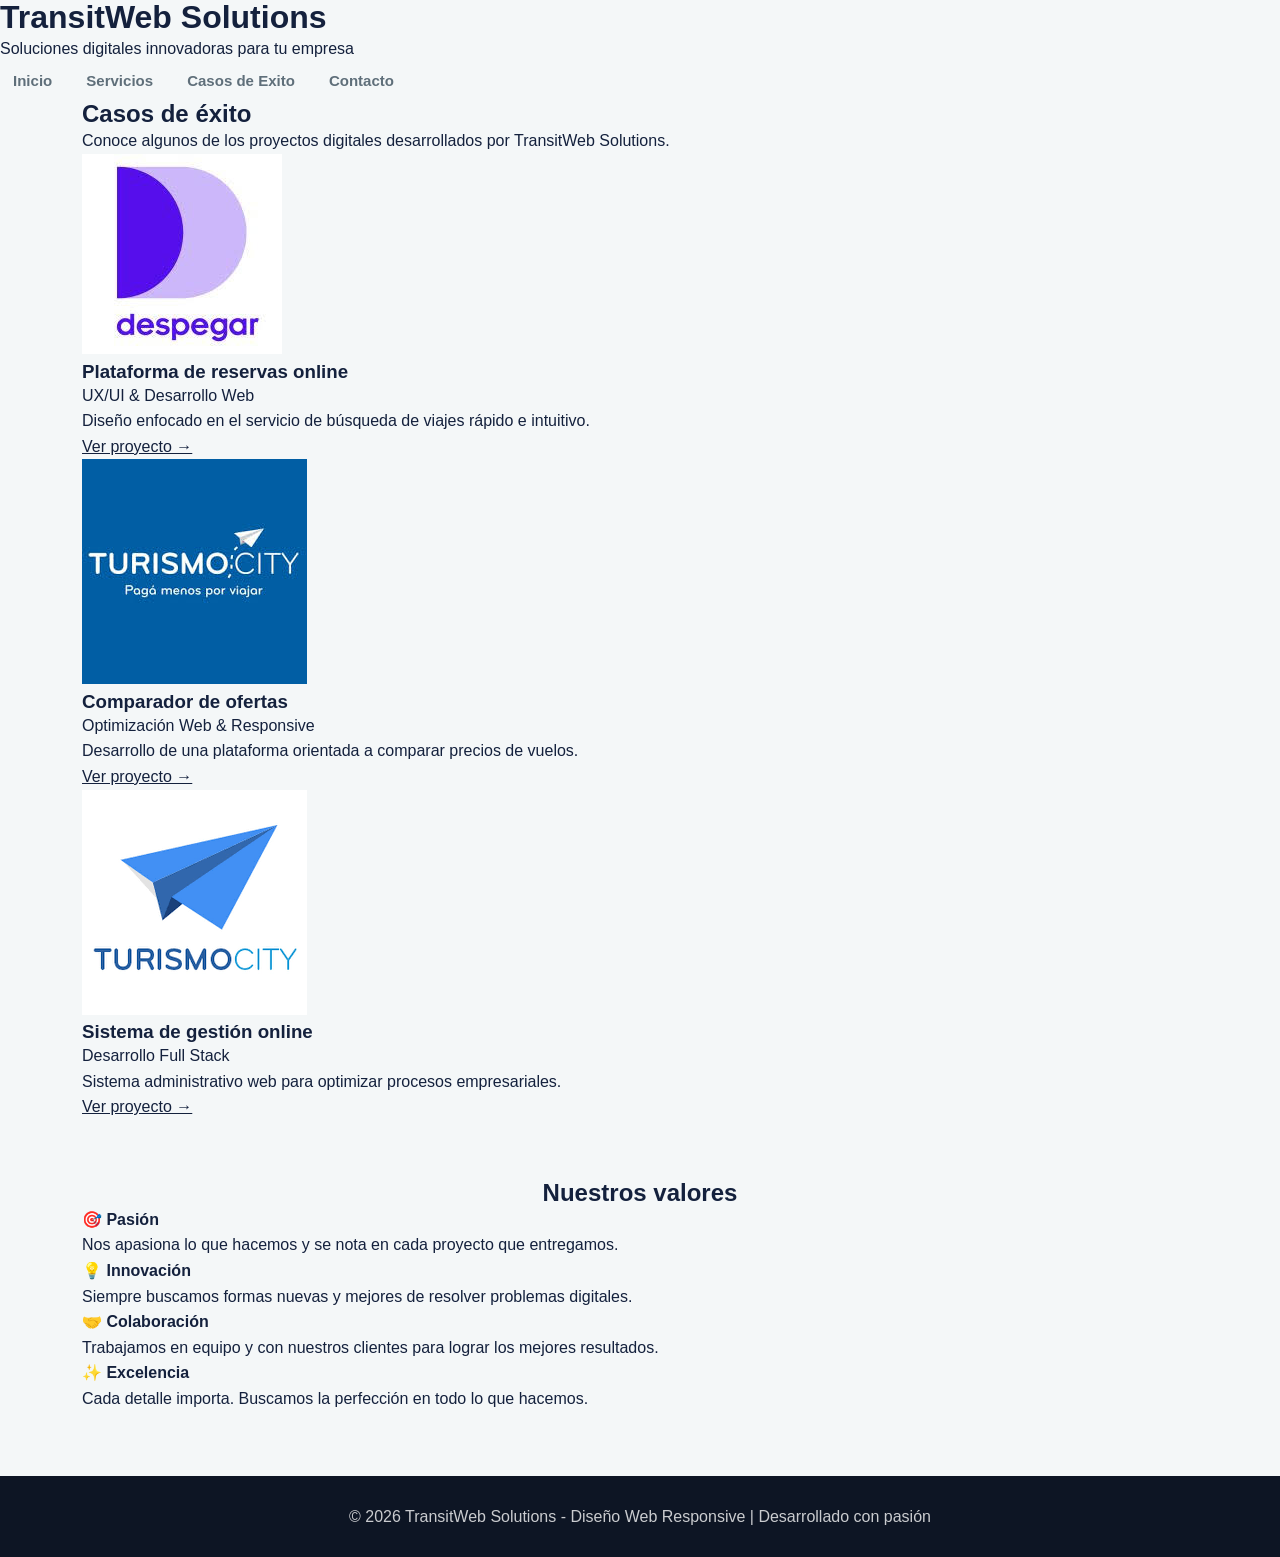
<file: casosDeExito.html>
<!DOCTYPE html>
<html lang="es">
<head>
    <meta charset="UTF-8">
    <meta name="viewport" content="width=device-width, initial-scale=1.0">
    <title>TransitWeb Solutions - Casos de Exito</title>
    <link rel="stylesheet" href="diseño.css">
</head>
<body>
    <header>
        <div class="header-container">
            <h1>TransitWeb Solutions</h1>
            <p class="tagline">Soluciones digitales innovadoras para tu empresa</p>
        </div>
        <nav>
            <ul>
                <li><a href="index.html#inicio">Inicio</a></li>
                <li><a href="servicios.html">Servicios</a></li>
                <li><a href="casosDeExito.html">Casos de Exito</a></li>
                <li><a href="contacto.html">Contacto</a></li>
            </ul>
        </nav>
    </header>

    <main>
        
<section class="contenido">

    <h2>Casos de éxito</h2>

    <p class="intro-text">
        Conoce algunos de los proyectos digitales desarrollados por TransitWeb Solutions.
    </p>

    <div class="casosDeExito-grid">

        <div class="casosDeExito-card proyecto-despegar">

            <img src="img/despegar.jpg" alt="E-commerce moderno" class="casos-img">

            <div class="casosDeExito-info">

                <h3>Plataforma de reservas online</h3>

                <p class="rol">UX/UI & Desarrollo Web</p>

                <p class="descripcion">
                    Diseño enfocado en el servicio de búsqueda de viajes rápido e intuitivo.
                </p>

                <a href="#" class="link-personal">
                    Ver proyecto →
                </a>

            </div>

        </div>

        <div class="casosDeExito-card proyecto-turismocity">

            <img src="img/turismocity.jpg" alt="Página institucional" class="casos-img">

            <div class="casosDeExito-info">

                <h3>Comparador de ofertas</h3>

                <p class="rol">Optimización Web & Responsive</p>

                <p class="descripcion">
                    Desarrollo de una plataforma orientada a comparar precios de vuelos.
                </p>

                <a href="#" class="link-personal">
                    Ver proyecto →
                </a>

            </div>

        </div>

        <div class="casosDeExito-card" proyecto-turismocity2>

            <img src="img/turismocity3.png" alt="Sistema web" class="casos-img">

            <div class="casosDeExito-info">

                <h3>Sistema de gestión online</h3>

                <p class="rol">Desarrollo Full Stack</p>

                <p class="descripcion">
                    Sistema administrativo web para optimizar procesos empresariales.
                </p>

                <a href="#" class="link-personal">
                    Ver proyecto →
                </a>

            </div>

        </div>

    </div>
    <section>
            <section class="valores">
                <h2 style="text-align: center; margin-top: 60px;">Nuestros valores</h2>
                <div class="valores-grid">
                    <div class="valor">
                        <h4>🎯 Pasión</h4>
                        <p>Nos apasiona lo que hacemos y se nota en cada proyecto que entregamos.</p>
                    </div>
                    <div class="valor">
                        <h4>💡 Innovación</h4>
                        <p>Siempre buscamos formas nuevas y mejores de resolver problemas digitales.</p>
                    </div>
                    <div class="valor">
                        <h4>🤝 Colaboración</h4>
                        <p>Trabajamos en equipo y con nuestros clientes para lograr los mejores resultados.</p>
                    </div>
                    <div class="valor">
                        <h4>✨ Excelencia</h4>
                        <p>Cada detalle importa. Buscamos la perfección en todo lo que hacemos.</p>
                    </div>
                </div>
            </section>
        </section>
    </main>

    <footer>
        <div class="footer-content">
            <p>&copy; 2026 TransitWeb Solutions - Diseño Web Responsive | Desarrollado con pasión</p>
        </div>
    </footer>
</body>
</html>
</file>
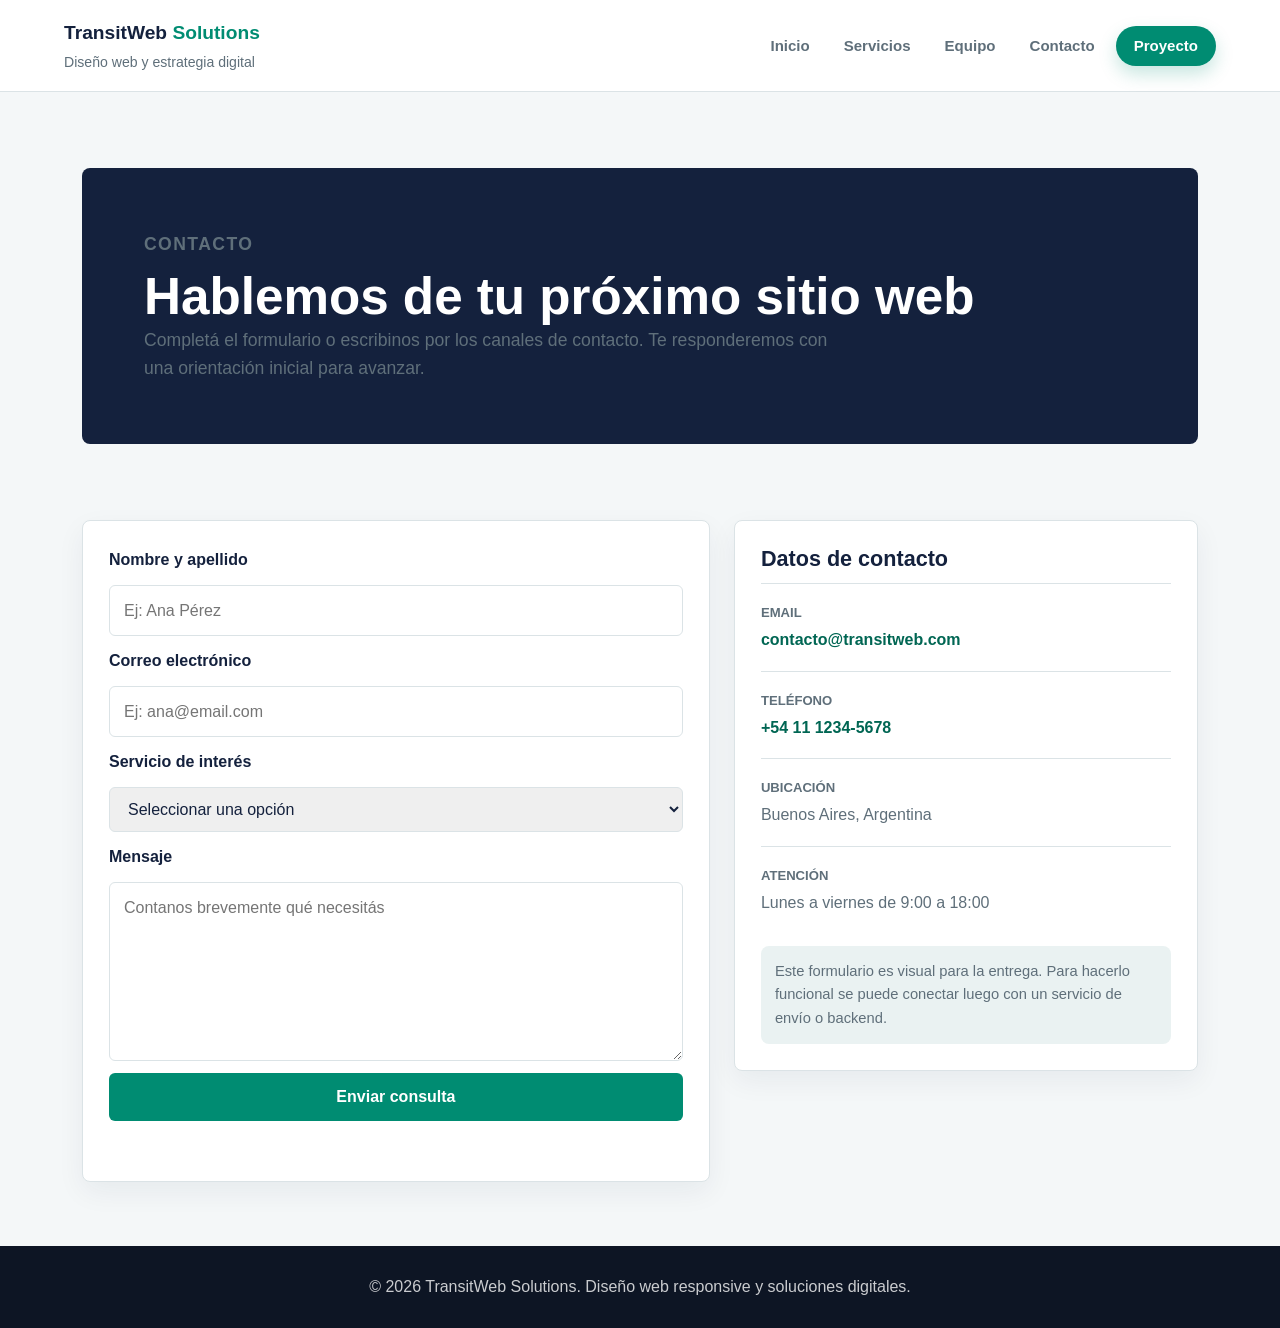
<file: contacto.html>
<!DOCTYPE html>
<html lang="es">
<head>
    <meta charset="UTF-8">
    <meta name="viewport" content="width=device-width, initial-scale=1.0">
    <title>Contacto | TransitWeb Solutions</title>
    <link rel="stylesheet" href="diseño.css">
</head>
<body>
    <header class="site-header">
        <div class="brand">
            <a href="index.html" class="logo">TransitWeb <span>Solutions</span></a>
            <p>Diseño web y estrategia digital</p>
        </div>
        <nav aria-label="Navegación principal">
            <ul>
                <li><a href="index.html#inicio">Inicio</a></li>
                <li><a href="servicios.html">Servicios</a></li>
                <li><a href="integrantes.html">Equipo</a></li>
                <li><a href="contacto.html">Contacto</a></li>
                <li><a href="Centro-transporte-inteligente-Grupo-10-main/index.html" class="project-link">Proyecto</a></li>
            </ul>
        </nav>
    </header>

    <main>
        <section class="page-hero">
            <p class="eyebrow">Contacto</p>
            <h1>Hablemos de tu próximo sitio web</h1>
            <p>Completá el formulario o escribinos por los canales de contacto. Te responderemos con una orientación inicial para avanzar.</p>
        </section>

        <section class="contact-layout">
            <form class="contact-form" id="contact-form">
                <label for="nombre">Nombre y apellido</label>
                <input type="text" id="nombre" name="nombre" placeholder="Ej: Ana Pérez" required>

                <label for="email">Correo electrónico</label>
                <input type="email" id="email" name="email" placeholder="Ej: ana@email.com" required>

                <label for="servicio">Servicio de interés</label>
                <select id="servicio" name="servicio" required>
                    <option value="">Seleccionar una opción</option>
                    <option>Diseño web responsive</option>
                    <option>Página institucional</option>
                    <option>Optimización UX/UI</option>
                    <option>Mantenimiento web</option>
                    <option>Consultoría digital</option>
                </select>

                <label for="mensaje">Mensaje</label>
                <textarea id="mensaje" name="mensaje" rows="6" placeholder="Contanos brevemente qué necesitás"></textarea>

                <button type="submit" class="button primary">Enviar consulta</button>
                <p class="form-status" id="form-status" aria-live="polite"></p>
            </form>

            <aside class="contact-card">
                <h2>Datos de contacto</h2>
                <div class="info-row">
                    <span>Email</span>
                    <a href="mailto:contacto@transitweb.com">contacto@transitweb.com</a>
                </div>
                <div class="info-row">
                    <span>Teléfono</span>
                    <a href="tel:+541112345678">+54 11 1234-5678</a>
                </div>
                <div class="info-row">
                    <span>Ubicación</span>
                    <p>Buenos Aires, Argentina</p>
                </div>
                <div class="info-row">
                    <span>Atención</span>
                    <p>Lunes a viernes de 9:00 a 18:00</p>
                </div>
                <p class="note">Este formulario es visual para la entrega. Para hacerlo funcional se puede conectar luego con un servicio de envío o backend.</p>
            </aside>
        </section>
    </main>

    <footer>
        <p>&copy; 2026 TransitWeb Solutions. Diseño web responsive y soluciones digitales.</p>
    </footer>
    <script src="transitweb.js"></script>
</body>
</html>
</file>
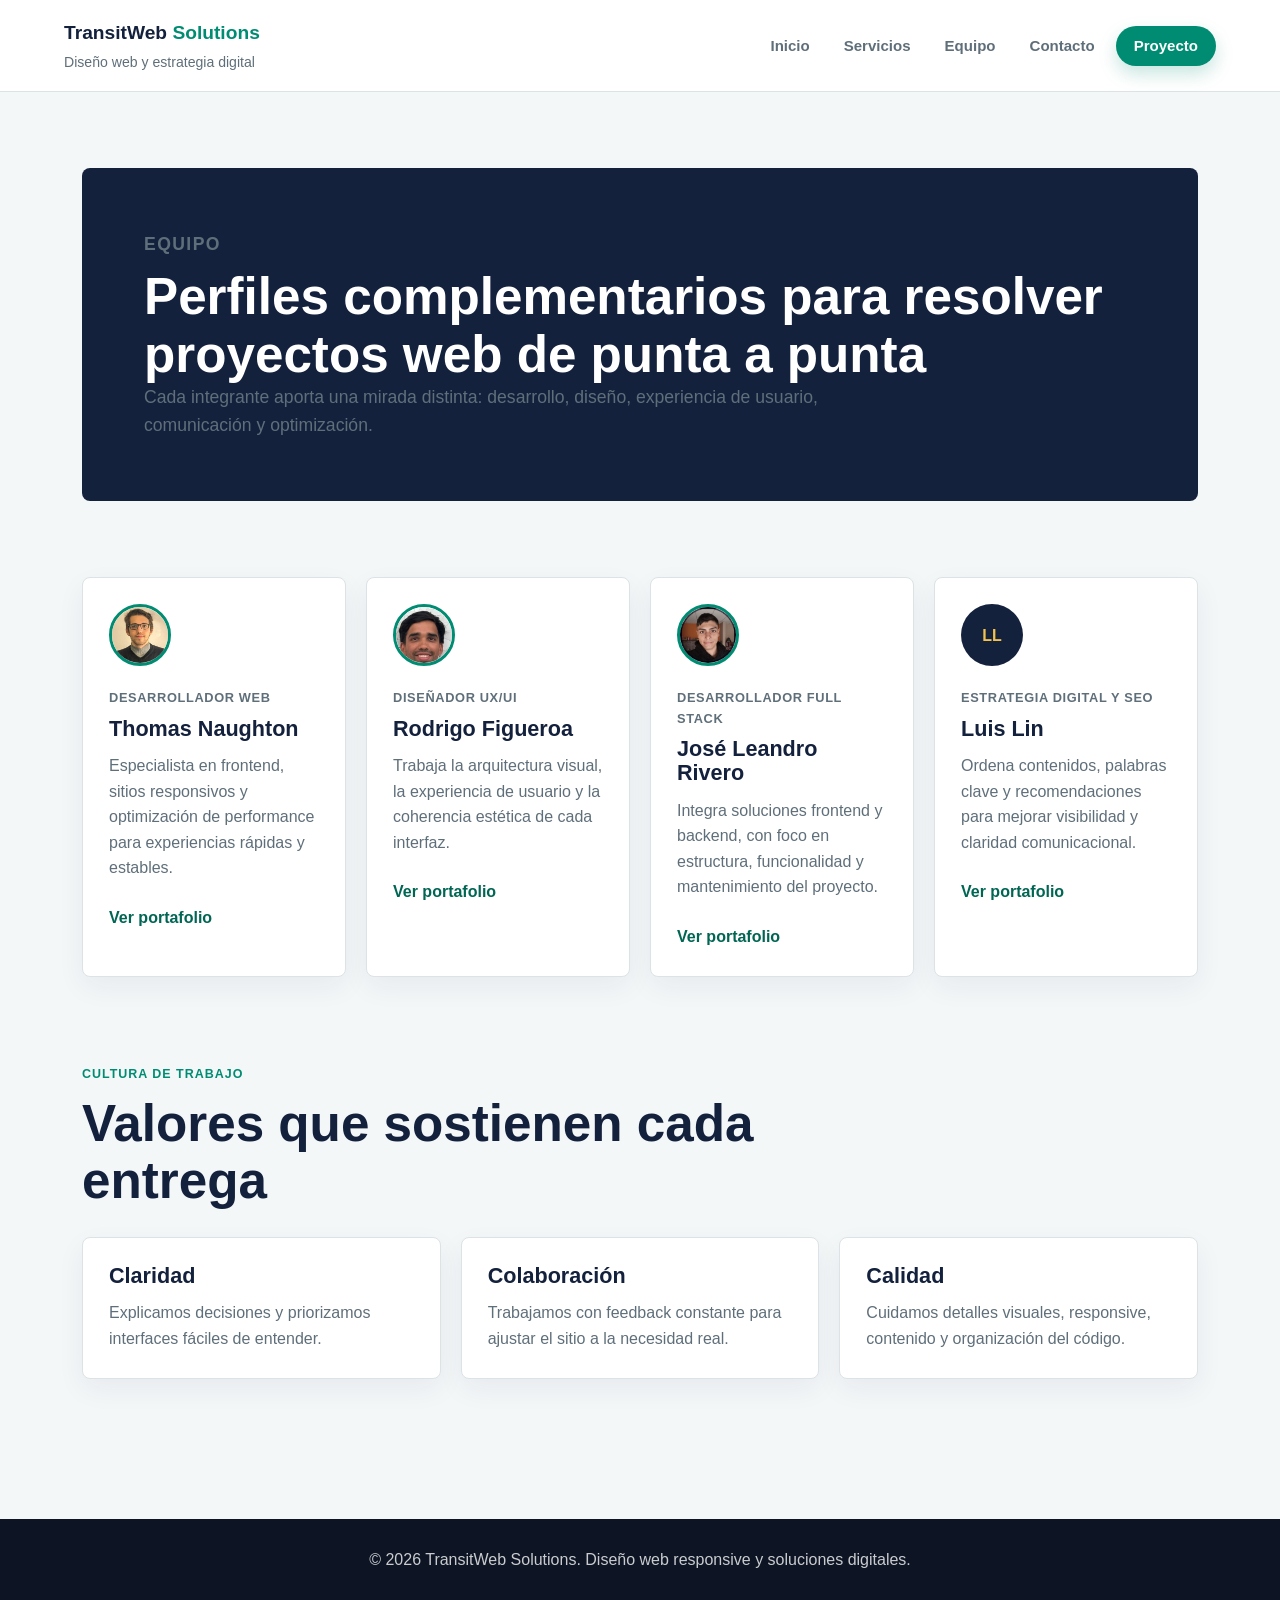
<file: integrantes.html>
<!DOCTYPE html>
<html lang="es">
<head>
    <meta charset="UTF-8">
    <meta name="viewport" content="width=device-width, initial-scale=1.0">
    <title>Equipo | TransitWeb Solutions</title>
    <link rel="stylesheet" href="diseño.css">
</head>
<body>
    <header class="site-header">
        <div class="brand">
            <a href="index.html" class="logo">TransitWeb <span>Solutions</span></a>
            <p>Diseño web y estrategia digital</p>
        </div>
        <nav aria-label="Navegación principal">
            <ul>
                <li><a href="index.html#inicio">Inicio</a></li>
                <li><a href="servicios.html">Servicios</a></li>
                <li><a href="integrantes.html">Equipo</a></li>
                <li><a href="contacto.html">Contacto</a></li>
                <li><a href="Centro-transporte-inteligente-Grupo-10-main/index.html" class="project-link">Proyecto</a></li>
            </ul>
        </nav>
    </header>

    <main>
        <section class="page-hero">
            <p class="eyebrow">Equipo</p>
            <h1>Perfiles complementarios para resolver proyectos web de punta a punta</h1>
            <p>Cada integrante aporta una mirada distinta: desarrollo, diseño, experiencia de usuario, comunicación y optimización.</p>
        </section>

        <section class="team-grid">
            <article class="team-card">
                <img src="Thomas.jpg" alt="Foto de Thomas Naughton" class="avatar avatar-foto">
                <p class="role">Desarrollador web</p>
                <h2>Thomas Naughton</h2>
                <p>Especialista en frontend, sitios responsivos y optimización de performance para experiencias rápidas y estables.</p>
                <a href="https://naughtongit.github.io/Proyecto-Web/" target="_blank" rel="noopener" class="text-link">Ver portafolio</a>
            </article>

            <article class="team-card">
                <img src="Rodrigo.jpeg" alt="Foto de Rodrigo Figueroa" class="avatar avatar-foto">
                <p class="role">Diseñador UX/UI</p>
                <h2>Rodrigo Figueroa</h2>
                <p>Trabaja la arquitectura visual, la experiencia de usuario y la coherencia estética de cada interfaz.</p>
                <a href="https://rofigueroa-uade.github.io/WebDesignUADE/" target="_blank" rel="noopener" class="text-link">Ver portafolio</a>
            </article>

            <article class="team-card">
                <img src="Jose.jpeg" alt="Foto de José Leandro Rivero" class="avatar avatar-foto">
                <p class="role">Desarrollador full stack</p>
                <h2>José Leandro Rivero</h2>
                <p>Integra soluciones frontend y backend, con foco en estructura, funcionalidad y mantenimiento del proyecto.</p>
                <a href="https://joserivero17.github.io/Proyecto-web/#sobre-mi" target="_blank" rel="noopener" class="text-link">Ver portafolio</a>
            </article>

            <article class="team-card">
                <div class="avatar">LL</div>
                <p class="role">Estrategia digital y SEO</p>
                <h2>Luis Lin</h2>
                <p>Ordena contenidos, palabras clave y recomendaciones para mejorar visibilidad y claridad comunicacional.</p>
                <a href="https://luisuade.github.io/Pagina-Personal/" target="_blank" rel="noopener" class="text-link">Ver portafolio</a>
            </article>
        </section>

        <section class="section values">
            <div class="section-heading">
                <p class="eyebrow">Cultura de trabajo</p>
                <h2>Valores que sostienen cada entrega</h2>
            </div>
            <div class="card-grid">
                <article class="card">
                    <h3>Claridad</h3>
                    <p>Explicamos decisiones y priorizamos interfaces fáciles de entender.</p>
                </article>
                <article class="card">
                    <h3>Colaboración</h3>
                    <p>Trabajamos con feedback constante para ajustar el sitio a la necesidad real.</p>
                </article>
                <article class="card">
                    <h3>Calidad</h3>
                    <p>Cuidamos detalles visuales, responsive, contenido y organización del código.</p>
                </article>
            </div>
        </section>
    </main>

    <footer>
        <p>&copy; 2026 TransitWeb Solutions. Diseño web responsive y soluciones digitales.</p>
    </footer>
    <script src="transitweb.js"></script>
</body>
</html>
</file>
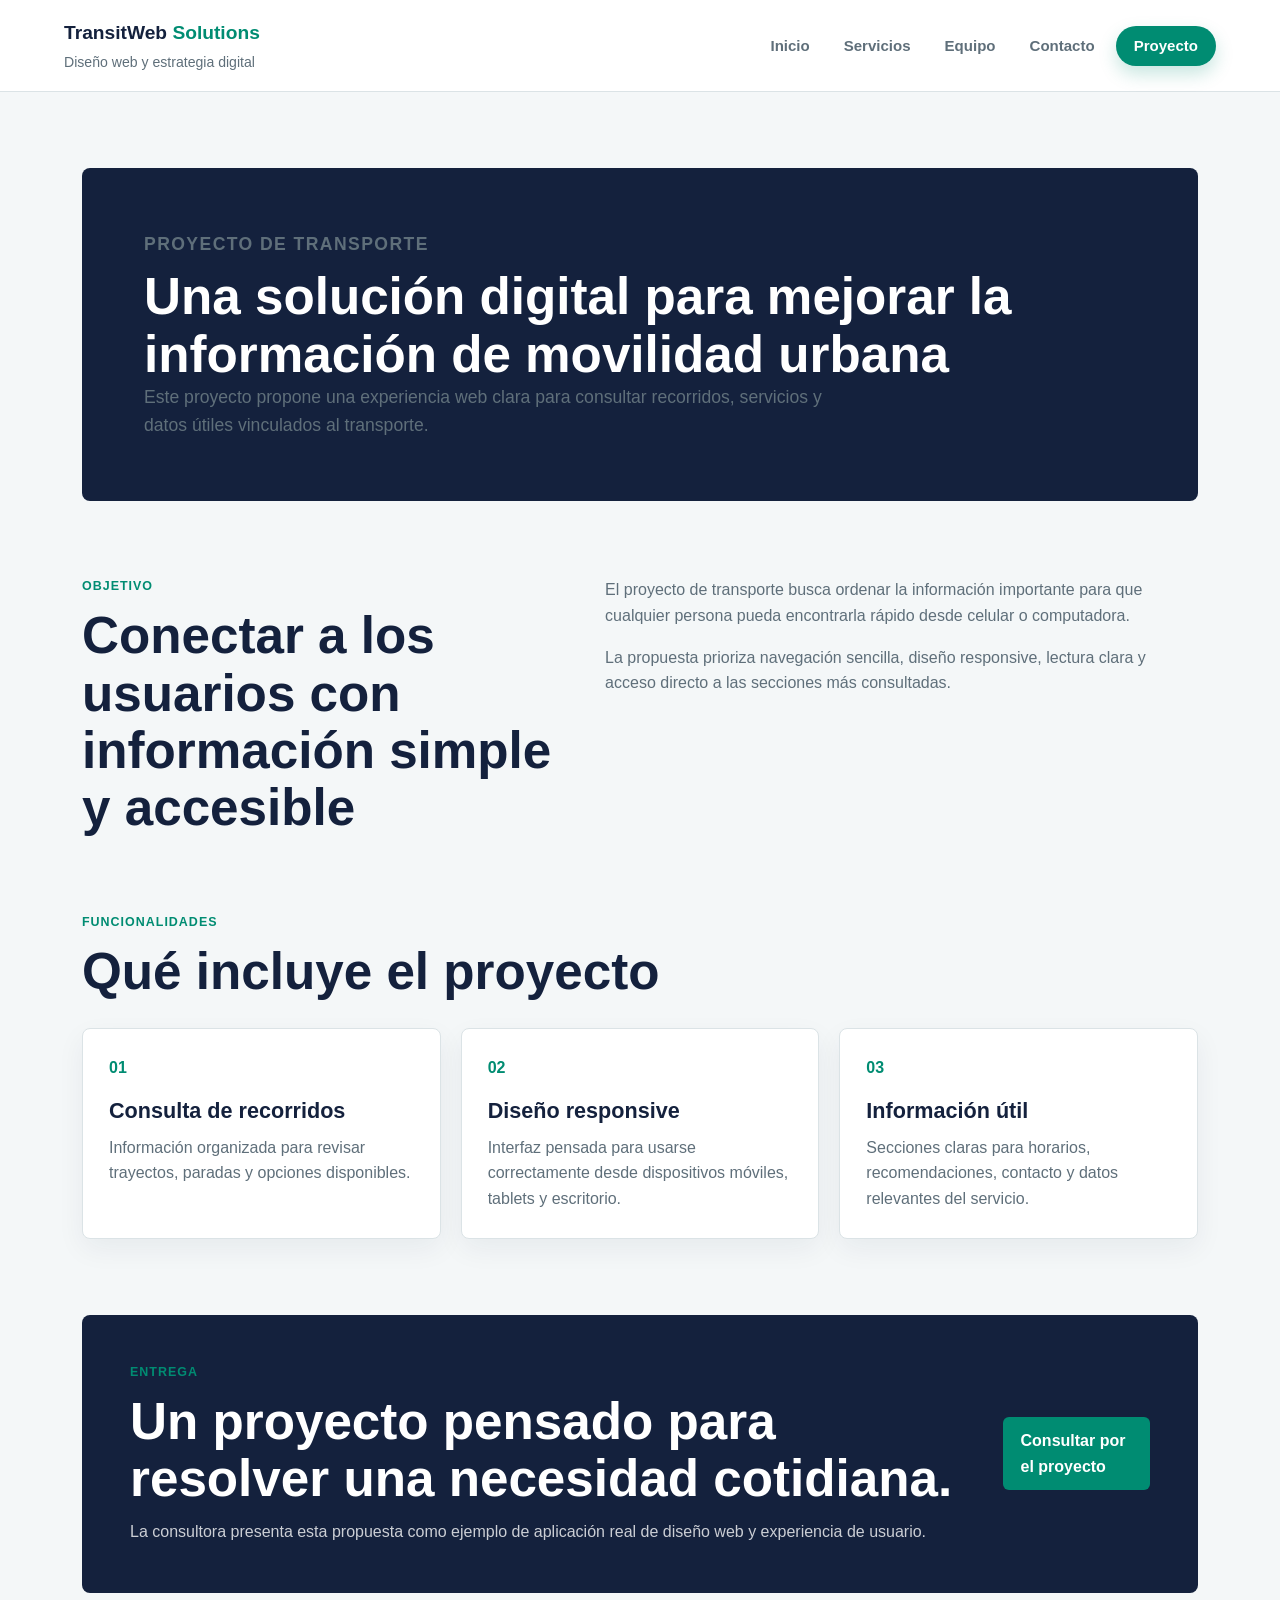
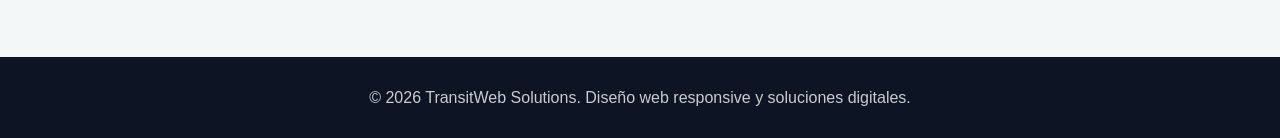
<file: proyecto-transporte.html>
<!DOCTYPE html>
<html lang="es">
<head>
    <meta charset="UTF-8">
    <meta name="viewport" content="width=device-width, initial-scale=1.0">
    <title>Proyecto Transporte | TransitWeb Solutions</title>
    <link rel="stylesheet" href="diseño.css">
</head>
<body>
    <header class="site-header">
        <div class="brand">
            <a href="index.html" class="logo">TransitWeb <span>Solutions</span></a>
            <p>Diseño web y estrategia digital</p>
        </div>
        <nav aria-label="Navegación principal">
            <ul>
                <li><a href="index.html#inicio">Inicio</a></li>
                <li><a href="servicios.html">Servicios</a></li>
                <li><a href="integrantes.html">Equipo</a></li>
                <li><a href="contacto.html">Contacto</a></li>
                <li><a href="Centro-transporte-inteligente-Grupo-10-main/index.html" class="project-link">Proyecto</a></li>
            </ul>
        </nav>
    </header>

    <main>
        <section class="page-hero">
            <p class="eyebrow">Proyecto de transporte</p>
            <h1>Una solución digital para mejorar la información de movilidad urbana</h1>
            <p>Este proyecto propone una experiencia web clara para consultar recorridos, servicios y datos útiles vinculados al transporte.</p>
        </section>

        <section class="section split">
            <div>
                <p class="eyebrow">Objetivo</p>
                <h2>Conectar a los usuarios con información simple y accesible</h2>
            </div>
            <div class="section-copy">
                <p>El proyecto de transporte busca ordenar la información importante para que cualquier persona pueda encontrarla rápido desde celular o computadora.</p>
                <p>La propuesta prioriza navegación sencilla, diseño responsive, lectura clara y acceso directo a las secciones más consultadas.</p>
            </div>
        </section>

        <section class="section">
            <div class="section-heading">
                <p class="eyebrow">Funcionalidades</p>
                <h2>Qué incluye el proyecto</h2>
            </div>
            <div class="card-grid">
                <article class="card">
                    <span class="card-number">01</span>
                    <h3>Consulta de recorridos</h3>
                    <p>Información organizada para revisar trayectos, paradas y opciones disponibles.</p>
                </article>
                <article class="card">
                    <span class="card-number">02</span>
                    <h3>Diseño responsive</h3>
                    <p>Interfaz pensada para usarse correctamente desde dispositivos móviles, tablets y escritorio.</p>
                </article>
                <article class="card">
                    <span class="card-number">03</span>
                    <h3>Información útil</h3>
                    <p>Secciones claras para horarios, recomendaciones, contacto y datos relevantes del servicio.</p>
                </article>
            </div>
        </section>

        <section class="cta-panel">
            <div>
                <p class="eyebrow">Entrega</p>
                <h2>Un proyecto pensado para resolver una necesidad cotidiana.</h2>
                <p>La consultora presenta esta propuesta como ejemplo de aplicación real de diseño web y experiencia de usuario.</p>
            </div>
            <a href="contacto.html" class="button primary">Consultar por el proyecto</a>
        </section>
    </main>

    <footer>
        <p>&copy; 2026 TransitWeb Solutions. Diseño web responsive y soluciones digitales.</p>
    </footer>
    <script src="transitweb.js"></script>
</body>
</html>
</file>
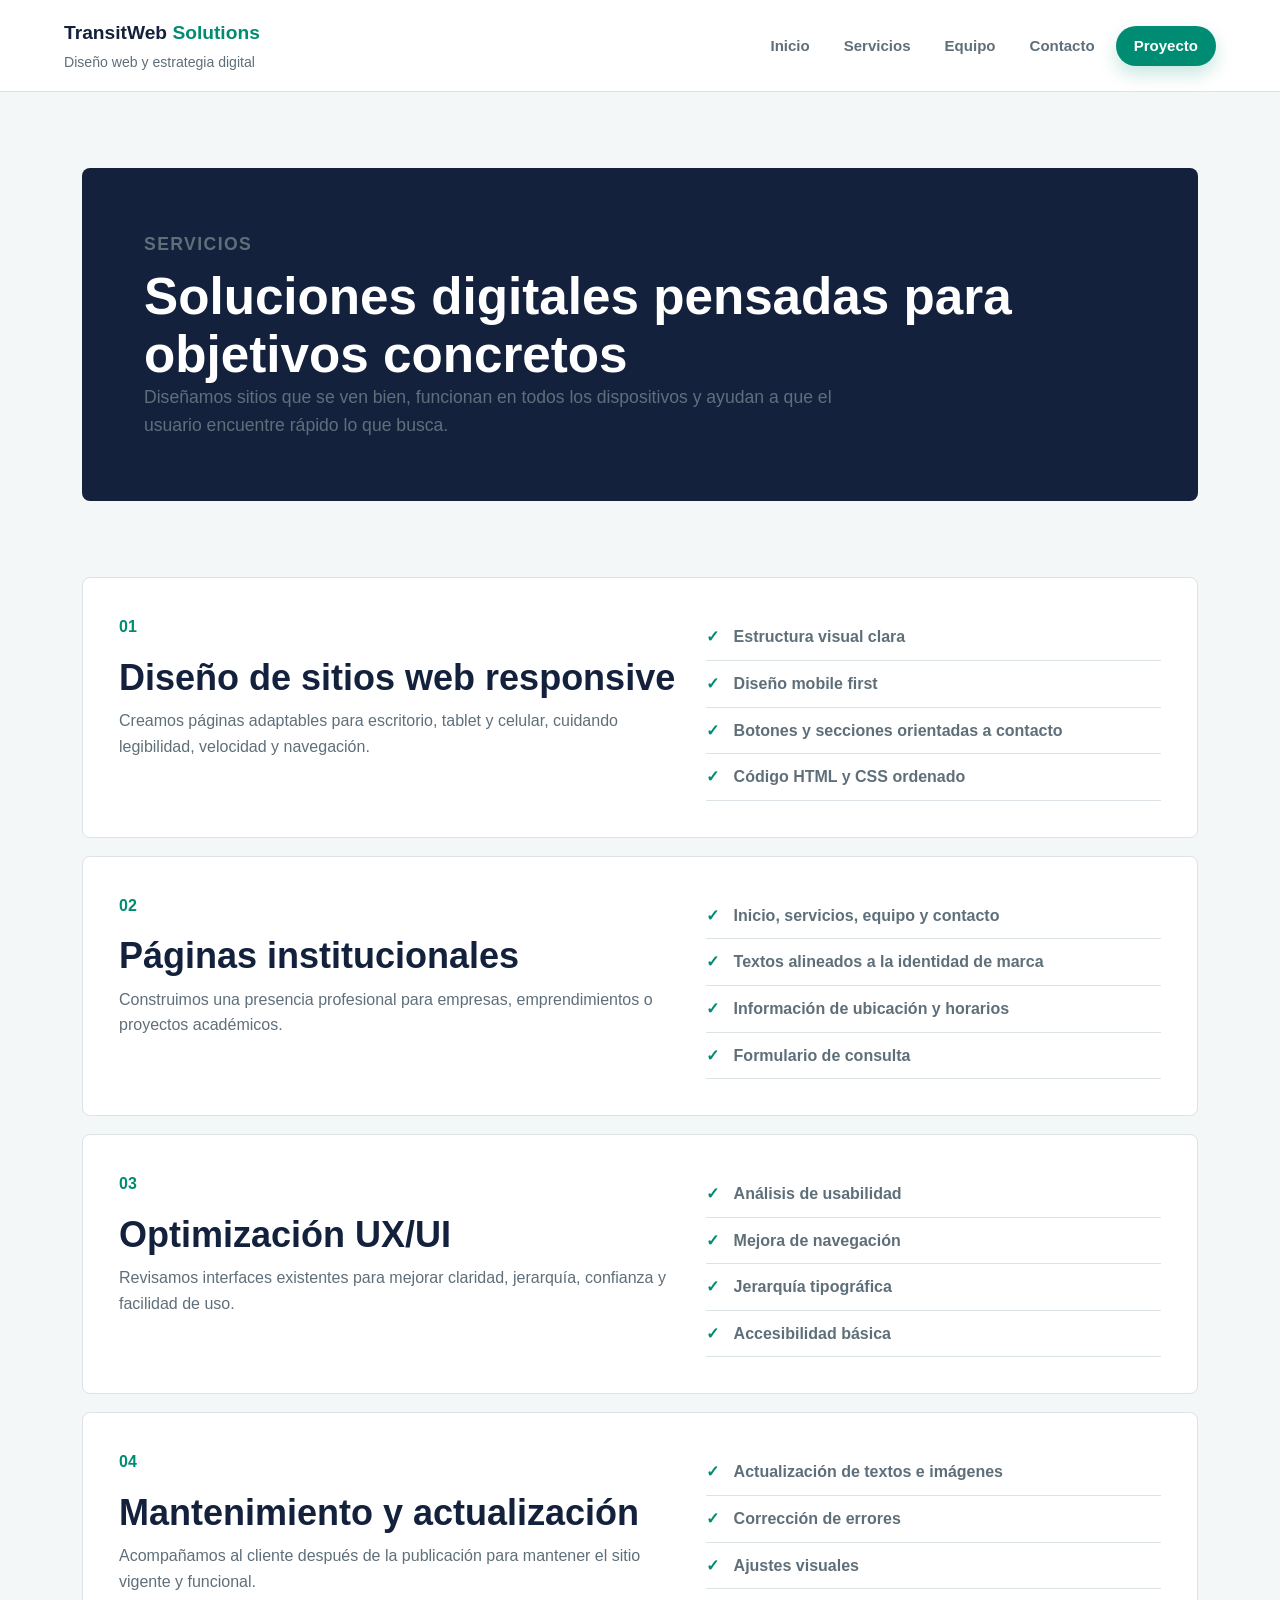
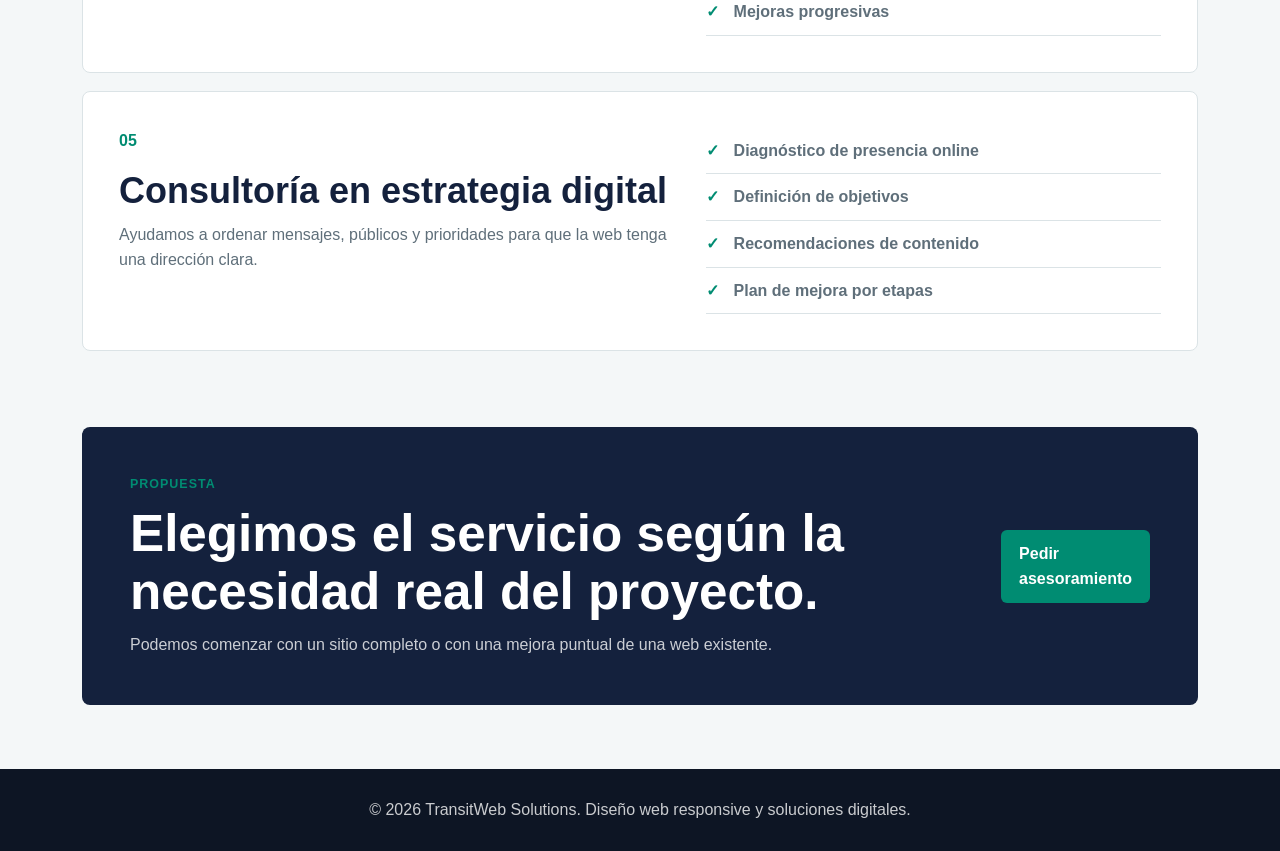
<file: servicios.html>
<!DOCTYPE html>
<html lang="es">
<head>
    <meta charset="UTF-8">
    <meta name="viewport" content="width=device-width, initial-scale=1.0">
    <title>Servicios | TransitWeb Solutions</title>
    <link rel="stylesheet" href="diseño.css">
</head>
<body>
    <header class="site-header">
        <div class="brand">
            <a href="index.html" class="logo">TransitWeb <span>Solutions</span></a>
            <p>Diseño web y estrategia digital</p>
        </div>
        <nav aria-label="Navegación principal">
            <ul>
                <li><a href="index.html#inicio">Inicio</a></li>
                <li><a href="servicios.html">Servicios</a></li>
                <li><a href="integrantes.html">Equipo</a></li>
                <li><a href="contacto.html">Contacto</a></li>
                <li><a href="Centro-transporte-inteligente-Grupo-10-main/index.html" class="project-link">Proyecto</a></li>
            </ul>
        </nav>
    </header>

    <main>
        <section class="page-hero">
            <p class="eyebrow">Servicios</p>
            <h1>Soluciones digitales pensadas para objetivos concretos</h1>
            <p>Diseñamos sitios que se ven bien, funcionan en todos los dispositivos y ayudan a que el usuario encuentre rápido lo que busca.</p>
        </section>

        <section class="service-list">
            <article class="service-item">
                <div>
                    <span class="card-number">01</span>
                    <h2>Diseño de sitios web responsive</h2>
                    <p>Creamos páginas adaptables para escritorio, tablet y celular, cuidando legibilidad, velocidad y navegación.</p>
                </div>
                <ul class="check-list">
                    <li>Estructura visual clara</li>
                    <li>Diseño mobile first</li>
                    <li>Botones y secciones orientadas a contacto</li>
                    <li>Código HTML y CSS ordenado</li>
                </ul>
            </article>

            <article class="service-item">
                <div>
                    <span class="card-number">02</span>
                    <h2>Páginas institucionales</h2>
                    <p>Construimos una presencia profesional para empresas, emprendimientos o proyectos académicos.</p>
                </div>
                <ul class="check-list">
                    <li>Inicio, servicios, equipo y contacto</li>
                    <li>Textos alineados a la identidad de marca</li>
                    <li>Información de ubicación y horarios</li>
                    <li>Formulario de consulta</li>
                </ul>
            </article>

            <article class="service-item">
                <div>
                    <span class="card-number">03</span>
                    <h2>Optimización UX/UI</h2>
                    <p>Revisamos interfaces existentes para mejorar claridad, jerarquía, confianza y facilidad de uso.</p>
                </div>
                <ul class="check-list">
                    <li>Análisis de usabilidad</li>
                    <li>Mejora de navegación</li>
                    <li>Jerarquía tipográfica</li>
                    <li>Accesibilidad básica</li>
                </ul>
            </article>

            <article class="service-item">
                <div>
                    <span class="card-number">04</span>
                    <h2>Mantenimiento y actualización</h2>
                    <p>Acompañamos al cliente después de la publicación para mantener el sitio vigente y funcional.</p>
                </div>
                <ul class="check-list">
                    <li>Actualización de textos e imágenes</li>
                    <li>Corrección de errores</li>
                    <li>Ajustes visuales</li>
                    <li>Mejoras progresivas</li>
                </ul>
            </article>

            <article class="service-item">
                <div>
                    <span class="card-number">05</span>
                    <h2>Consultoría en estrategia digital</h2>
                    <p>Ayudamos a ordenar mensajes, públicos y prioridades para que la web tenga una dirección clara.</p>
                </div>
                <ul class="check-list">
                    <li>Diagnóstico de presencia online</li>
                    <li>Definición de objetivos</li>
                    <li>Recomendaciones de contenido</li>
                    <li>Plan de mejora por etapas</li>
                </ul>
            </article>
        </section>

        <section class="cta-panel">
            <div>
                <p class="eyebrow">Propuesta</p>
                <h2>Elegimos el servicio según la necesidad real del proyecto.</h2>
                <p>Podemos comenzar con un sitio completo o con una mejora puntual de una web existente.</p>
            </div>
            <a href="contacto.html" class="button primary">Pedir asesoramiento</a>
        </section>
    </main>

    <footer>
        <p>&copy; 2026 TransitWeb Solutions. Diseño web responsive y soluciones digitales.</p>
    </footer>
    <script src="transitweb.js"></script>
</body>
</html>
</file>
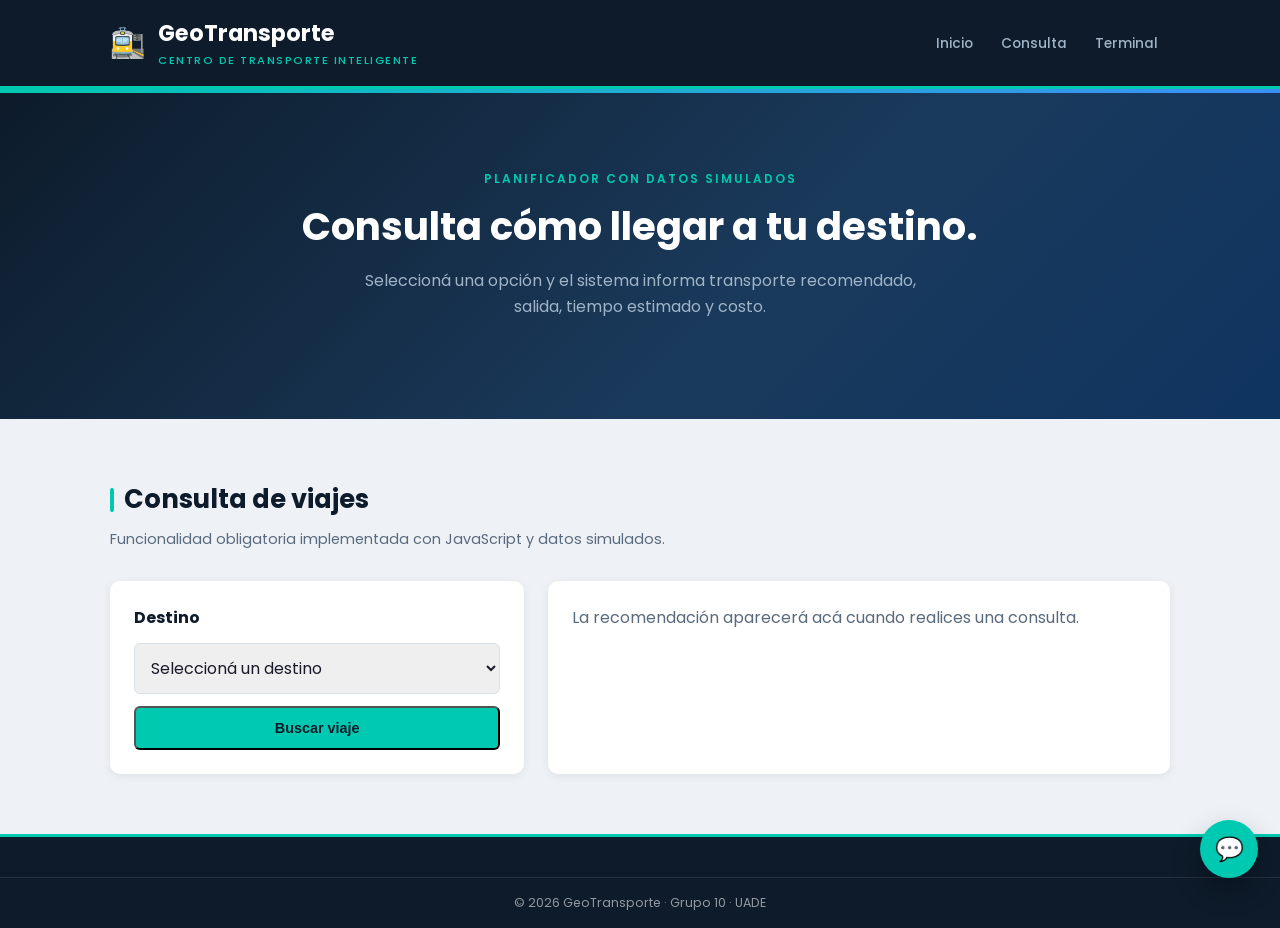
<file: Centro-transporte-inteligente-Grupo-10-main/consulta-viajes.html>
<!DOCTYPE html>
<html lang="es">
<head>
    <meta charset="UTF-8">
    <meta name="viewport" content="width=device-width, initial-scale=1.0">
    <title>Consulta de viajes | GeoTransporte</title>
    <link rel="preconnect" href="https://fonts.googleapis.com">
    <link rel="preconnect" href="https://fonts.gstatic.com" crossorigin>
    <link href="https://fonts.googleapis.com/css2?family=Poppins:wght@400;500;600;700&display=swap" rel="stylesheet">
    <link rel="stylesheet" href="index.css">
</head>
<body>
    <header>
        <div class="contenedor-header">
            <div class="logo">
                <span class="logo-icono">🚉</span>
                <div>
                    <h1 class="logo-nombre">GeoTransporte</h1>
                    <p class="logo-subtitulo">Centro de Transporte Inteligente</p>
                </div>
            </div>
            <nav aria-label="Navegación principal">
                <ul>
                    <li><a href="index.html">Inicio</a></li>
                    <li><a href="consulta-viajes.html">Consulta</a></li>
                    <li><a href="servicios-terminal.html">Terminal</a></li>
                </ul>
            </nav>
        </div>
    </header>

    <main>
        <section class="hero">
            <div class="contenedor">
                <p class="hero-tag">Planificador con datos simulados</p>
                <h2>Consulta cómo llegar a tu destino.</h2>
                <p class="hero-desc">Seleccioná una opción y el sistema informa transporte recomendado, salida, tiempo estimado y costo.</p>
            </div>
        </section>

        <section class="seccion seccion-gris">
            <div class="contenedor">
                <h2>Consulta de viajes</h2>
                <p class="subtitulo">Funcionalidad obligatoria implementada con JavaScript y datos simulados.</p>

                <div class="consulta-panel">
                    <form class="consulta-form" id="form-consulta">
                        <label for="destino">Destino</label>
                        <select id="destino" name="destino" required>
                            <option value="">Seleccioná un destino</option>
                            <option value="la-plata">La Plata</option>
                            <option value="plaza-mayo">Plaza de Mayo</option>
                            <option value="uade">Campus UADE</option>
                            <option value="circuito-sur">Circuito Sur turístico</option>
                        </select>
                        <button type="submit" class="btn-hero">Buscar viaje</button>
                    </form>

                    <article class="resultado-viaje" id="resultado-viaje" aria-live="polite">
                        <p class="resultado-placeholder">La recomendación aparecerá acá cuando realices una consulta.</p>
                    </article>
                </div>

                <section class="linea-paradas" id="linea-paradas" aria-live="polite">
                    <div class="mapa-recorrido-header">
                        <div>
                            <span class="resultado-label">Línea de paradas</span>
                            <h3>Seleccioná un destino para ver el recorrido</h3>
                        </div>
                    </div>
                    <div class="linea-paradas-visual">
                        <div class="linea-paradas-trazo"></div>
                        <div class="parada-punto inicio"><span>Origen</span></div>
                        <div class="parada-punto uno"><span>Parada</span></div>
                        <div class="parada-punto dos"><span>Parada</span></div>
                        <div class="parada-punto destino"><span>Destino</span></div>
                    </div>
                    <ol class="recorrido-paradas" id="recorrido-paradas">
                        <li>Las paradas aparecerán después de buscar un viaje.</li>
                    </ol>
                </section>
            </div>
        </section>
    </main>

    <footer>
        <p class="footer-copy">© 2026 GeoTransporte · Grupo 10 · UADE</p>
    </footer>

    <script src="geobot.js"></script>
    <script>
        const viajes = {
            "la-plata": {
                datos: ["La Plata", "Línea Roca", "Estación Plaza Constitución", "58 minutos", "$420 aprox.", "Viaje regional hacia el sur del AMBA."],
                paradas: ["Plaza Constitución", "Quilmes", "Berazategui", "La Plata"],
                tipo: "tren"
            },
            "plaza-mayo": {
                datos: ["Plaza de Mayo", "Línea 79", "Terminal GeoTransporte - Plataforma 2", "42 minutos", "$320 aprox.", "Conexión directa desde la terminal hacia el centro porteño."],
                paradas: ["Terminal GeoTransporte", "Lanús Centro", "Puente Alsina", "Plaza de Mayo"],
                tipo: "colectivo"
            },
            "uade": {
                datos: ["Campus UADE", "Shuttle UADE - Roca", "Terminal GeoTransporte - Plataforma 3", "18 minutos", "Sin costo adicional", "Servicio para estudiantes y docentes en días hábiles."],
                paradas: ["Terminal GeoTransporte", "Constitución", "Lima", "Campus UADE"],
                tipo: "universitario"
            },
            "circuito-sur": {
                datos: ["Circuito Sur turístico", "Transporte turístico Circuito Sur", "Terminal GeoTransporte - Sector 4", "90 minutos", "$1800 aprox.", "Recorrido de fin de semana desde la terminal por puntos turísticos."],
                paradas: ["Terminal GeoTransporte", "Reserva Natural", "Museo Regional", "Circuito Sur"],
                tipo: "turistico"
            }
        };

        document.getElementById("form-consulta").addEventListener("submit", function (event) {
            event.preventDefault();
            const viaje = viajes[document.getElementById("destino").value];
            const resultado = document.getElementById("resultado-viaje");
            const lineaParadas = document.getElementById("linea-paradas");
            const recorridoParadas = document.getElementById("recorrido-paradas");

            if (!viaje) {
                resultado.innerHTML = '<p class="resultado-placeholder">Seleccioná un destino para ver la recomendación.</p>';
                lineaParadas.className = "linea-paradas";
                lineaParadas.querySelector("h3").textContent = "Seleccioná un destino para ver el recorrido";
                recorridoParadas.innerHTML = "<li>Las paradas aparecerán después de buscar un viaje.</li>";
                return;
            }

            const datos = viaje.datos;

            resultado.innerHTML = `
                <span class="resultado-label">Destino recomendado</span>
                <h3>${datos[0]}</h3>
                <div class="resultado-grid">
                    <p><strong>Transporte</strong>${datos[1]}</p>
                    <p><strong>Salida</strong>${datos[2]}</p>
                    <p><strong>Tiempo estimado</strong>${datos[3]}</p>
                    <p><strong>Costo estimado</strong>${datos[4]}</p>
                </div>
                <p class="resultado-detalle">${datos[5]}</p>
            `;

            lineaParadas.className = "linea-paradas activo " + viaje.tipo;
            lineaParadas.querySelector("h3").textContent = datos[0] + " por " + datos[1];
            lineaParadas.querySelector(".inicio span").textContent = viaje.paradas[0];
            lineaParadas.querySelector(".uno span").textContent = viaje.paradas[1];
            lineaParadas.querySelector(".dos span").textContent = viaje.paradas[2];
            lineaParadas.querySelector(".destino span").textContent = viaje.paradas[3];
            recorridoParadas.innerHTML = viaje.paradas.map(function (parada) {
                return "<li>" + parada + "</li>";
            }).join("");
        });
    </script>
</body>
</html>
</file>
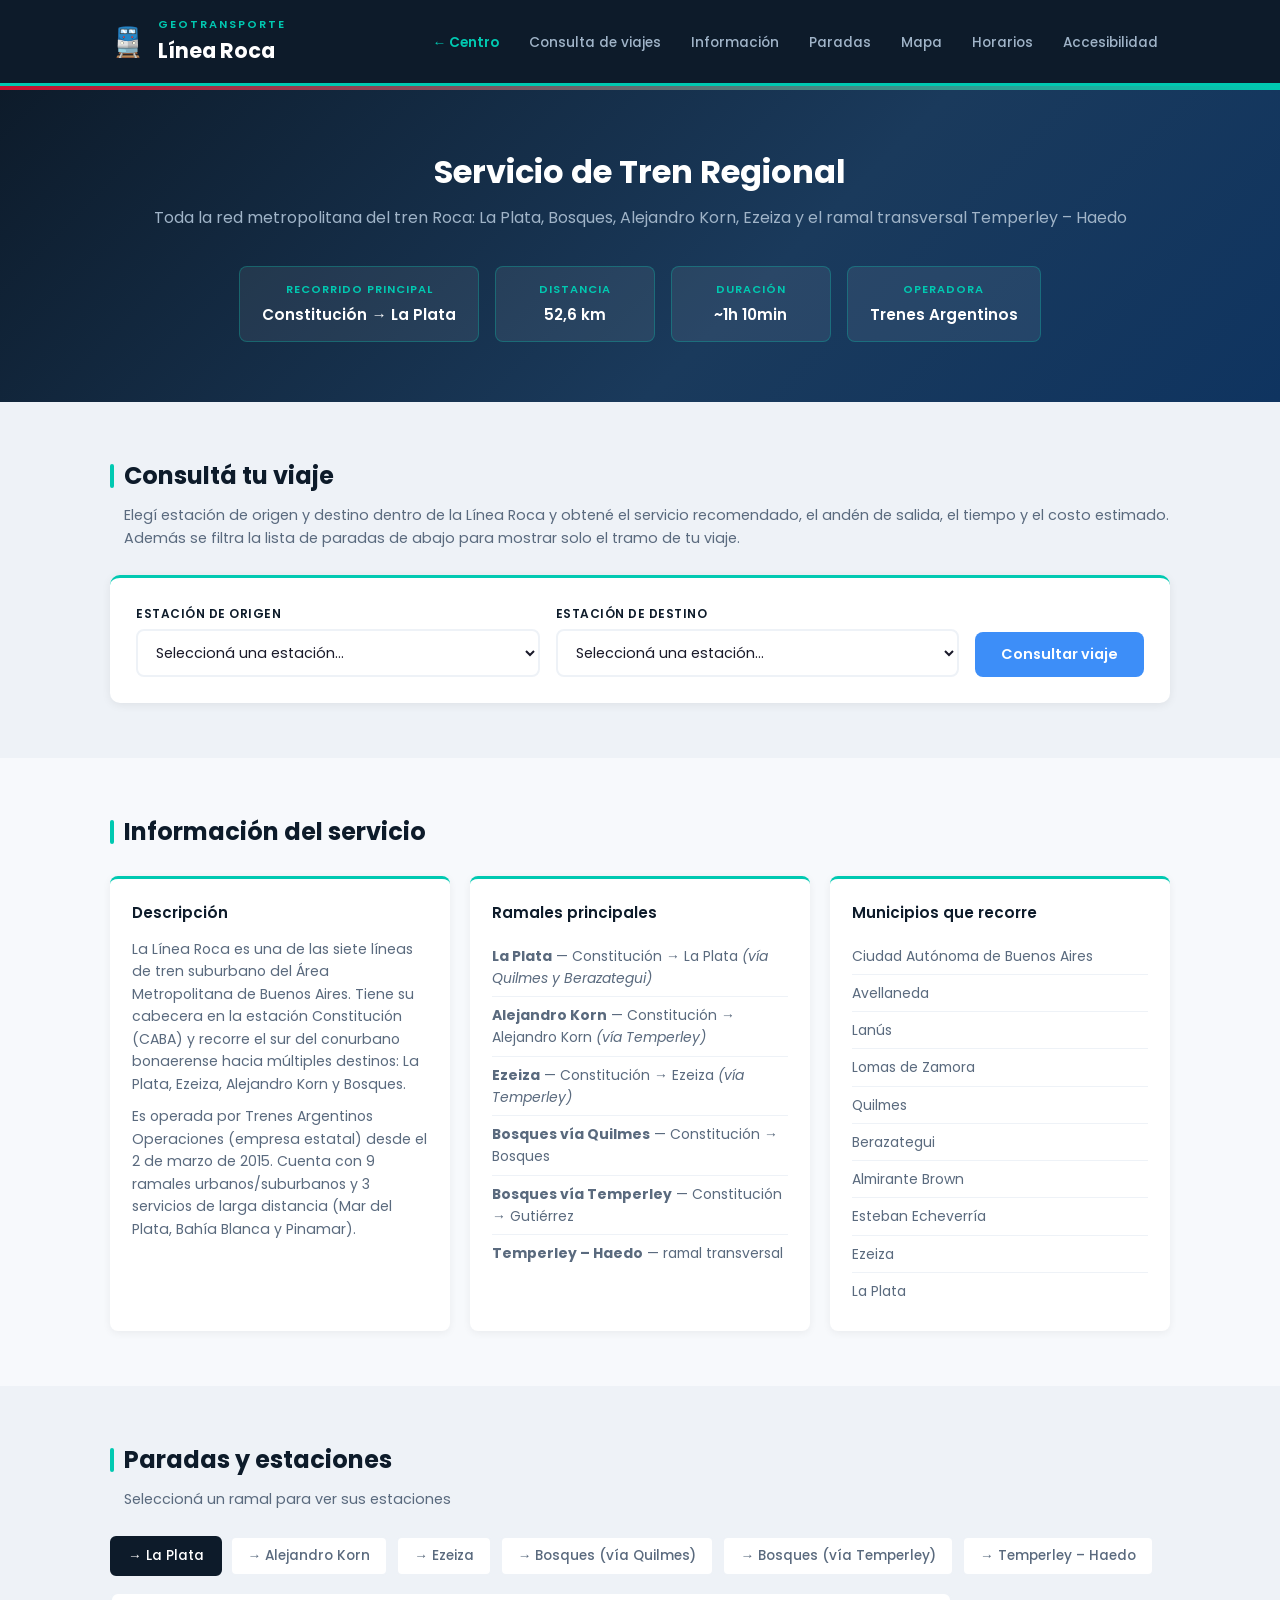
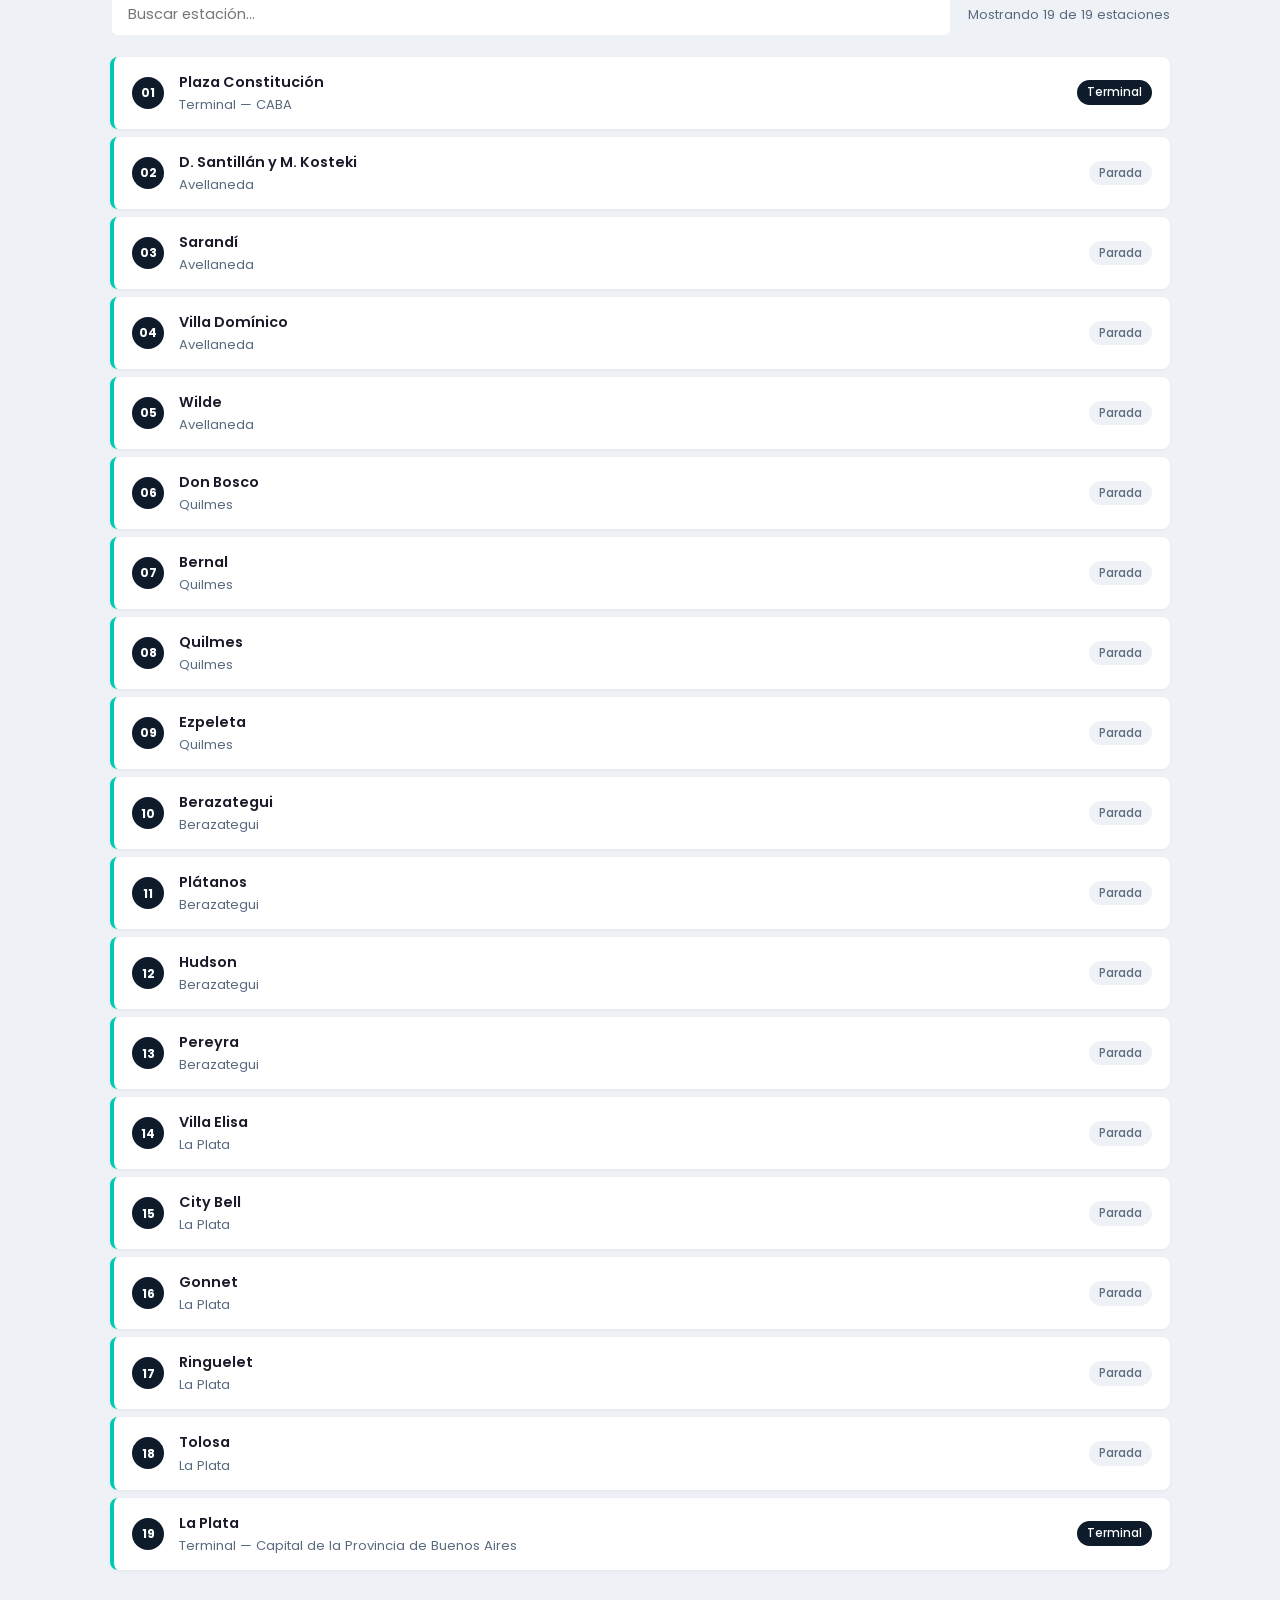
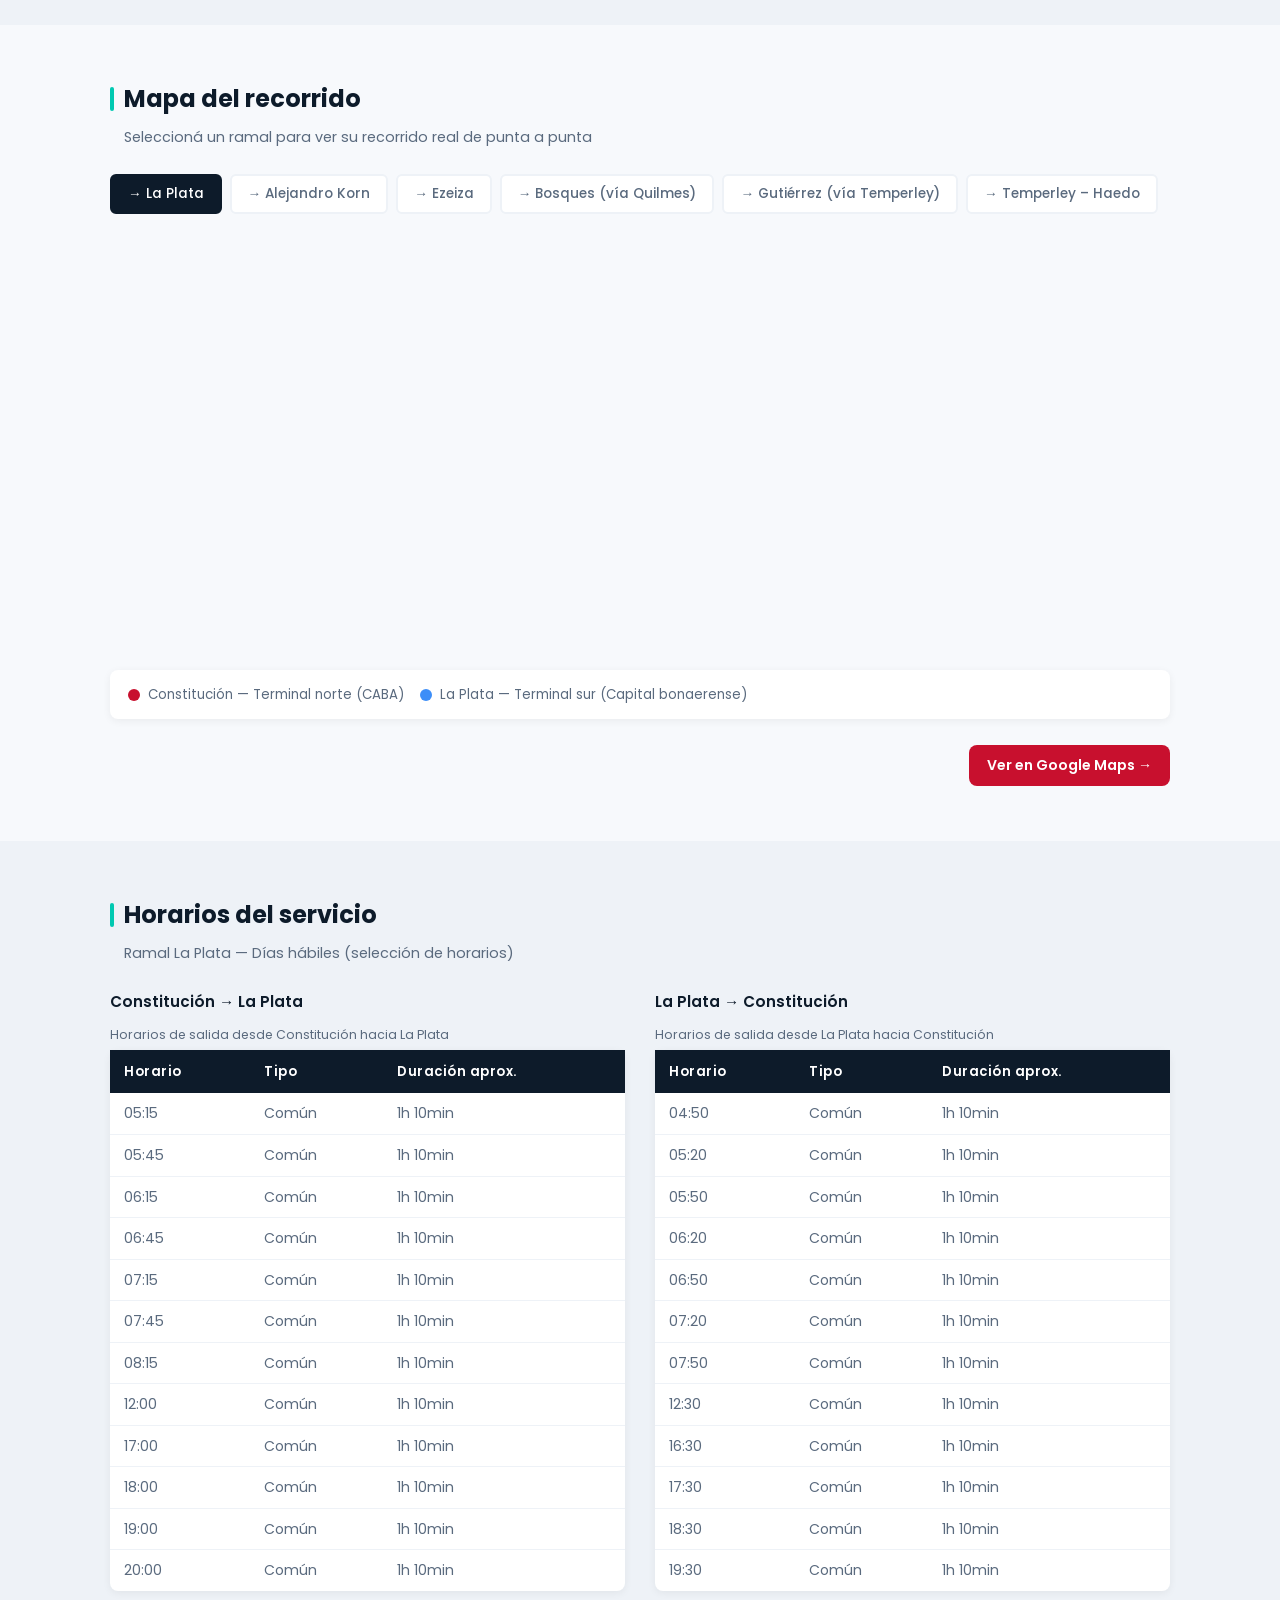
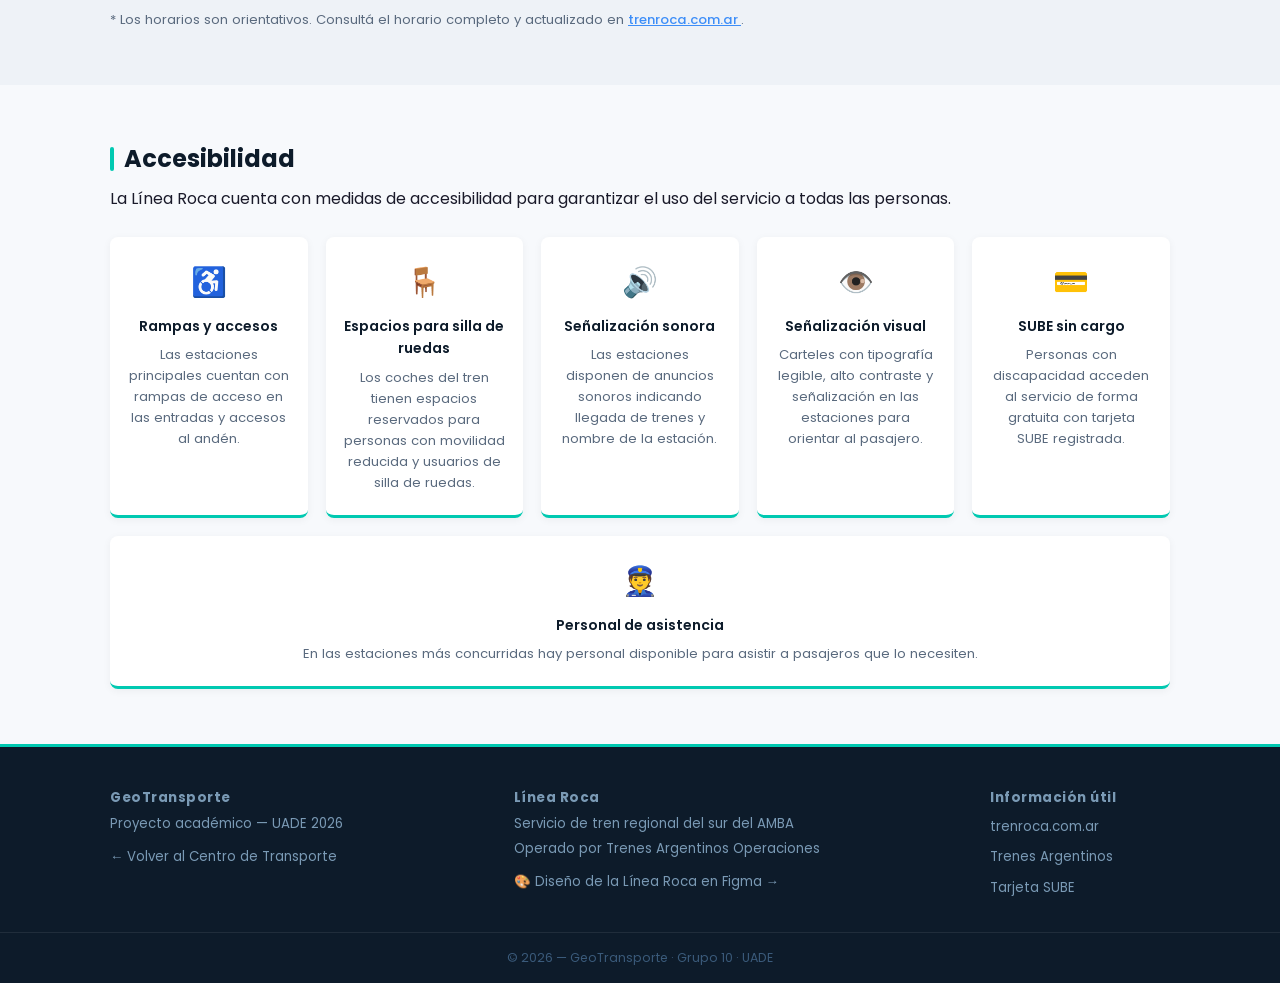
<file: Centro-transporte-inteligente-Grupo-10-main/linea-roca.html>
<!DOCTYPE html>
<html lang="es">
<head>
    <meta charset="UTF-8">
    <meta name="viewport" content="width=device-width, initial-scale=1.0">
    <title>Línea Roca — GeoTransporte</title>
    <link rel="preconnect" href="https://fonts.googleapis.com">
    <link rel="preconnect" href="https://fonts.gstatic.com" crossorigin>
    <link href="https://fonts.googleapis.com/css2?family=Poppins:wght@400;500;600;700&display=swap" rel="stylesheet">
    <link rel="stylesheet" href="estilos.css">
    <script src="script.js" defer></script>
    <style>
        /* ── Tabs de mapa ── */
        .tabs-mapa { margin-bottom: 0; }
        .mapa-ramal { display: none; }
        .mapa-ramal.activo-mapa { display: block; }
        .mapa-footer-ext {
            display: flex;
            justify-content: flex-end;
            margin-top: 10px;
        }
        .btn-mapa-ext {
            display: inline-block;
            padding: 9px 18px;
            background: #c8102e;
            color: #fff;
            border-radius: 8px;
            text-decoration: none;
            font-size: 0.88rem;
            font-weight: 600;
            transition: background 0.25s ease, transform 0.15s ease;
        }
        .btn-mapa-ext:hover {
            background: #9b0c23;
            transform: translateY(-2px);
        }
    </style>
</head>
<body>

    <!-- ENCABEZADO DEL SITIO -->
    <header>
        <div class="contenedor-header">
            <div class="logo-sitio">
                <span class="icono-tren">🚆</span>
                <div>
                    <p class="nombre-centro">GeoTransporte</p>
                    <h1 class="nombre-linea">Línea Roca</h1>
                </div>
            </div>
            <nav aria-label="Navegación principal">
                <ul>
                    <li><a href="index.html" class="link-volver">← Centro</a></li>
                    <li><a href="#consulta">Consulta de viajes</a></li>
                    <li><a href="#info">Información</a></li>
                    <li><a href="#paradas">Paradas</a></li>
                    <li><a href="#mapa">Mapa</a></li>
                    <li><a href="#horarios">Horarios</a></li>
                    <li><a href="#accesibilidad">Accesibilidad</a></li>
                </ul>
            </nav>
        </div>
    </header>

    <!-- SECCIÓN PRINCIPAL / HERO -->
    <section class="hero">
        <div class="contenedor">
            <h2>Servicio de Tren Regional</h2>
            <p>Toda la red metropolitana del tren Roca: La Plata, Bosques, Alejandro Korn, Ezeiza y el ramal transversal Temperley – Haedo</p>
            <div class="datos-rapidos">
                <div class="dato">
                    <strong>Recorrido principal</strong>
                    <span>Constitución → La Plata</span>
                </div>
                <div class="dato">
                    <strong>Distancia</strong>
                    <span>52,6 km</span>
                </div>
                <div class="dato">
                    <strong>Duración</strong>
                    <span>~1h 10min</span>
                </div>
                <div class="dato">
                    <strong>Operadora</strong>
                    <span>Trenes Argentinos</span>
                </div>
            </div>
        </div>
    </section>

    <!-- SECCIÓN: CONSULTA DE VIAJES -->
    <section id="consulta" class="seccion seccion-gris">
        <div class="contenedor">
            <h2>Consultá tu viaje</h2>
            <p class="subtitulo-seccion">
                Elegí estación de origen y destino dentro de la Línea Roca y obtené el servicio
                recomendado, el andén de salida, el tiempo y el costo estimado. Además se filtra la
                lista de paradas de abajo para mostrar solo el tramo de tu viaje.
            </p>

            <div class="consulta-caja">
                <!-- Formulario: los selects se completan desde script.js -->
                <form id="form-consulta" class="consulta-form" novalidate>
                    <div class="campo-consulta">
                        <label for="select-origen">Estación de origen</label>
                        <select id="select-origen">
                            <option value="">Seleccioná una estación…</option>
                        </select>
                    </div>

                    <div class="campo-consulta">
                        <label for="select-destino">Estación de destino</label>
                        <select id="select-destino">
                            <option value="">Seleccioná una estación…</option>
                        </select>
                    </div>

                    <button type="submit" class="btn-consulta">Consultar viaje</button>
                </form>

                <!-- Aviso de validación (origen vacío, misma estación, sin conexión, etc.) -->
                <p id="consulta-aviso" class="consulta-aviso" style="display: none;"></p>

                <!-- Panel de resultados — oculto hasta que haya una consulta válida -->
                <div id="consulta-resultado" class="consulta-resultado" style="display: none;">
                    <p class="resultado-recorrido" id="resultado-recorrido"></p>
                    <div class="resultado-grilla">
                        <div class="resultado-item">
                            <span class="resultado-label">🚆 Transporte recomendado</span>
                            <span class="resultado-valor" id="resultado-transporte"></span>
                        </div>
                        <div class="resultado-item">
                            <span class="resultado-label">📍 Andén / plataforma de salida</span>
                            <span class="resultado-valor" id="resultado-anden"></span>
                        </div>
                        <div class="resultado-item">
                            <span class="resultado-label">⏱️ Tiempo estimado</span>
                            <span class="resultado-valor" id="resultado-tiempo"></span>
                        </div>
                        <div class="resultado-item">
                            <span class="resultado-label">💲 Costo estimado</span>
                            <span class="resultado-valor" id="resultado-costo"></span>
                        </div>
                    </div>
                    <p class="resultado-nota">
                        * Datos simulados con fines académicos. Tarifas y tiempos orientativos.
                        En la lista de paradas, la <strong style="color:#c8102e;">salida</strong> y la
                        <strong style="color:#3d8ef8;">llegada</strong> quedan resaltadas. Para volver a ver
                        todas las estaciones, tocá un ramal en los botones de arriba.
                    </p>
                </div>
            </div>
        </div>
    </section>

    <!-- SECCIÓN: INFORMACIÓN DEL SERVICIO -->
    <section id="info" class="seccion">
        <div class="contenedor">
            <h2>Información del servicio</h2>

            <div class="info-grid">
                <div class="info-bloque">
                    <h3>Descripción</h3>
                    <p>
                        La Línea Roca es una de las siete líneas de tren suburbano del Área Metropolitana de Buenos Aires.
                        Tiene su cabecera en la estación Constitución (CABA) y recorre el sur del conurbano bonaerense
                        hacia múltiples destinos: La Plata, Ezeiza, Alejandro Korn y Bosques.
                    </p>
                    <p>
                        Es operada por Trenes Argentinos Operaciones (empresa estatal) desde el 2 de marzo de 2015.
                        Cuenta con 9 ramales urbanos/suburbanos y 3 servicios de larga distancia
                        (Mar del Plata, Bahía Blanca y Pinamar).
                    </p>
                </div>

                <div class="info-bloque">
                    <h3>Ramales principales</h3>
                    <ul class="lista-ramales">
                        <li>
                            <strong>La Plata</strong> — Constitución → La Plata <em>(vía Quilmes y Berazategui)</em>
                        </li>
                        <li>
                            <strong>Alejandro Korn</strong> — Constitución → Alejandro Korn <em>(vía Temperley)</em>
                        </li>
                        <li>
                            <strong>Ezeiza</strong> — Constitución → Ezeiza <em>(vía Temperley)</em>
                        </li>
                        <li>
                            <strong>Bosques vía Quilmes</strong> — Constitución → Bosques
                        </li>
                        <li>
                            <strong>Bosques vía Temperley</strong> — Constitución → Gutiérrez
                        </li>
                        <li>
                            <strong>Temperley – Haedo</strong> — ramal transversal
                        </li>
                    </ul>
                </div>

                <div class="info-bloque">
                    <h3>Municipios que recorre</h3>
                    <ul class="lista-destinos">
                        <li>Ciudad Autónoma de Buenos Aires</li>
                        <li>Avellaneda</li>
                        <li>Lanús</li>
                        <li>Lomas de Zamora</li>
                        <li>Quilmes</li>
                        <li>Berazategui</li>
                        <li>Almirante Brown</li>
                        <li>Esteban Echeverría</li>
                        <li>Ezeiza</li>
                        <li>La Plata</li>
                    </ul>
                </div>
            </div>
        </div>
    </section>

    <!-- SECCIÓN: PARADAS -->
    <section id="paradas" class="seccion seccion-gris">
        <div class="contenedor">
            <h2>Paradas y estaciones</h2>
            <p class="subtitulo-seccion">Seleccioná un ramal para ver sus estaciones</p>

            <!-- Tabs de ramales — controlados por JavaScript -->
            <div class="tabs-ramales" role="tablist" aria-label="Ramales de la Línea Roca">
                <button class="tab activo" data-ramal="la-plata" role="tab" aria-selected="true">
                    → La Plata
                </button>
                <button class="tab" data-ramal="alejandro-korn" role="tab" aria-selected="false">
                    → Alejandro Korn
                </button>
                <button class="tab" data-ramal="ezeiza" role="tab" aria-selected="false">
                    → Ezeiza
                </button>
                <button class="tab" data-ramal="bosques" role="tab" aria-selected="false">
                    → Bosques (vía Quilmes)
                </button>
                <button class="tab" data-ramal="gutierrez" role="tab" aria-selected="false">
                    → Bosques (vía Temperley)
                </button>
                <button class="tab" data-ramal="temperley-haedo" role="tab" aria-selected="false">
                    → Temperley – Haedo
                </button>
            </div>

            <!-- Buscador -->
            <div class="buscador-paradas">
                <input
                    type="search"
                    id="input-busqueda"
                    placeholder="Buscar estación..."
                    aria-label="Buscar estación por nombre"
                    autocomplete="off"
                >
                <p id="contador-paradas" class="contador-paradas"></p>
            </div>

            <p id="sin-resultados" class="sin-resultados" style="display: none;">
                No se encontraron estaciones con ese nombre.
            </p>

            <!-- RAMAL LA PLATA (19 estaciones, vía Quilmes/Berazategui) -->
            <div id="ramal-la-plata" class="lista-paradas ramal-activo">
                <div class="parada"><span class="numero-parada">01</span><div class="info-parada"><strong>Plaza Constitución</strong><span>Terminal — CABA</span></div><span class="tipo-parada terminal">Terminal</span></div>
                <div class="parada"><span class="numero-parada">02</span><div class="info-parada"><strong>D. Santillán y M. Kosteki</strong><span>Avellaneda</span></div><span class="tipo-parada">Parada</span></div>
                <div class="parada"><span class="numero-parada">03</span><div class="info-parada"><strong>Sarandí</strong><span>Avellaneda</span></div><span class="tipo-parada">Parada</span></div>
                <div class="parada"><span class="numero-parada">04</span><div class="info-parada"><strong>Villa Domínico</strong><span>Avellaneda</span></div><span class="tipo-parada">Parada</span></div>
                <div class="parada"><span class="numero-parada">05</span><div class="info-parada"><strong>Wilde</strong><span>Avellaneda</span></div><span class="tipo-parada">Parada</span></div>
                <div class="parada"><span class="numero-parada">06</span><div class="info-parada"><strong>Don Bosco</strong><span>Quilmes</span></div><span class="tipo-parada">Parada</span></div>
                <div class="parada"><span class="numero-parada">07</span><div class="info-parada"><strong>Bernal</strong><span>Quilmes</span></div><span class="tipo-parada">Parada</span></div>
                <div class="parada"><span class="numero-parada">08</span><div class="info-parada"><strong>Quilmes</strong><span>Quilmes</span></div><span class="tipo-parada">Parada</span></div>
                <div class="parada"><span class="numero-parada">09</span><div class="info-parada"><strong>Ezpeleta</strong><span>Quilmes</span></div><span class="tipo-parada">Parada</span></div>
                <div class="parada"><span class="numero-parada">10</span><div class="info-parada"><strong>Berazategui</strong><span>Berazategui</span></div><span class="tipo-parada">Parada</span></div>
                <div class="parada"><span class="numero-parada">11</span><div class="info-parada"><strong>Plátanos</strong><span>Berazategui</span></div><span class="tipo-parada">Parada</span></div>
                <div class="parada"><span class="numero-parada">12</span><div class="info-parada"><strong>Hudson</strong><span>Berazategui</span></div><span class="tipo-parada">Parada</span></div>
                <div class="parada"><span class="numero-parada">13</span><div class="info-parada"><strong>Pereyra</strong><span>Berazategui</span></div><span class="tipo-parada">Parada</span></div>
                <div class="parada"><span class="numero-parada">14</span><div class="info-parada"><strong>Villa Elisa</strong><span>La Plata</span></div><span class="tipo-parada">Parada</span></div>
                <div class="parada"><span class="numero-parada">15</span><div class="info-parada"><strong>City Bell</strong><span>La Plata</span></div><span class="tipo-parada">Parada</span></div>
                <div class="parada"><span class="numero-parada">16</span><div class="info-parada"><strong>Gonnet</strong><span>La Plata</span></div><span class="tipo-parada">Parada</span></div>
                <div class="parada"><span class="numero-parada">17</span><div class="info-parada"><strong>Ringuelet</strong><span>La Plata</span></div><span class="tipo-parada">Parada</span></div>
                <div class="parada"><span class="numero-parada">18</span><div class="info-parada"><strong>Tolosa</strong><span>La Plata</span></div><span class="tipo-parada">Parada</span></div>
                <div class="parada"><span class="numero-parada">19</span><div class="info-parada"><strong>La Plata</strong><span>Terminal — Capital de la Provincia de Buenos Aires</span></div><span class="tipo-parada terminal">Terminal</span></div>
            </div>

            <!-- RAMAL ALEJANDRO KORN (15 estaciones, vía Temperley/Lomas) -->
            <div id="ramal-alejandro-korn" class="lista-paradas" style="display:none;">
                <div class="parada"><span class="numero-parada">01</span><div class="info-parada"><strong>Plaza Constitución</strong><span>Terminal — CABA</span></div><span class="tipo-parada terminal">Terminal</span></div>
                <div class="parada"><span class="numero-parada">02</span><div class="info-parada"><strong>Hipólito Yrigoyen</strong><span>CABA</span></div><span class="tipo-parada">Parada</span></div>
                <div class="parada"><span class="numero-parada">03</span><div class="info-parada"><strong>D. Santillán y M. Kosteki</strong><span>Avellaneda</span></div><span class="tipo-parada">Parada</span></div>
                <div class="parada"><span class="numero-parada">04</span><div class="info-parada"><strong>Gerli</strong><span>Avellaneda</span></div><span class="tipo-parada">Parada</span></div>
                <div class="parada"><span class="numero-parada">05</span><div class="info-parada"><strong>Lanús</strong><span>Lanús</span></div><span class="tipo-parada">Parada</span></div>
                <div class="parada"><span class="numero-parada">06</span><div class="info-parada"><strong>Remedios de Escalada</strong><span>Lanús</span></div><span class="tipo-parada">Parada</span></div>
                <div class="parada"><span class="numero-parada">07</span><div class="info-parada"><strong>Banfield</strong><span>Lomas de Zamora</span></div><span class="tipo-parada">Parada</span></div>
                <div class="parada"><span class="numero-parada">08</span><div class="info-parada"><strong>Lomas de Zamora</strong><span>Lomas de Zamora</span></div><span class="tipo-parada">Parada</span></div>
                <div class="parada"><span class="numero-parada">09</span><div class="info-parada"><strong>Temperley</strong><span>Lomas de Zamora — nodo de transferencia</span></div><span class="tipo-parada nodo">Nodo</span></div>
                <div class="parada"><span class="numero-parada">10</span><div class="info-parada"><strong>Adrogué</strong><span>Almirante Brown</span></div><span class="tipo-parada">Parada</span></div>
                <div class="parada"><span class="numero-parada">11</span><div class="info-parada"><strong>Burzaco</strong><span>Almirante Brown</span></div><span class="tipo-parada">Parada</span></div>
                <div class="parada"><span class="numero-parada">12</span><div class="info-parada"><strong>Longchamps</strong><span>Almirante Brown</span></div><span class="tipo-parada">Parada</span></div>
                <div class="parada"><span class="numero-parada">13</span><div class="info-parada"><strong>Glew</strong><span>Almirante Brown</span></div><span class="tipo-parada">Parada</span></div>
                <div class="parada"><span class="numero-parada">14</span><div class="info-parada"><strong>Guernica</strong><span>Presidente Perón</span></div><span class="tipo-parada">Parada</span></div>
                <div class="parada"><span class="numero-parada">15</span><div class="info-parada"><strong>Alejandro Korn</strong><span>Terminal — San Vicente</span></div><span class="tipo-parada terminal">Terminal</span></div>
            </div>

            <!-- RAMAL EZEIZA (15 estaciones, vía Temperley) -->
            <div id="ramal-ezeiza" class="lista-paradas" style="display:none;">
                <div class="parada"><span class="numero-parada">01</span><div class="info-parada"><strong>Plaza Constitución</strong><span>Terminal — CABA</span></div><span class="tipo-parada terminal">Terminal</span></div>
                <div class="parada"><span class="numero-parada">02</span><div class="info-parada"><strong>Hipólito Yrigoyen</strong><span>CABA</span></div><span class="tipo-parada">Parada</span></div>
                <div class="parada"><span class="numero-parada">03</span><div class="info-parada"><strong>D. Santillán y M. Kosteki</strong><span>Avellaneda</span></div><span class="tipo-parada">Parada</span></div>
                <div class="parada"><span class="numero-parada">04</span><div class="info-parada"><strong>Gerli</strong><span>Avellaneda</span></div><span class="tipo-parada">Parada</span></div>
                <div class="parada"><span class="numero-parada">05</span><div class="info-parada"><strong>Lanús</strong><span>Lanús</span></div><span class="tipo-parada">Parada</span></div>
                <div class="parada"><span class="numero-parada">06</span><div class="info-parada"><strong>Remedios de Escalada</strong><span>Lanús</span></div><span class="tipo-parada">Parada</span></div>
                <div class="parada"><span class="numero-parada">07</span><div class="info-parada"><strong>Banfield</strong><span>Lomas de Zamora</span></div><span class="tipo-parada">Parada</span></div>
                <div class="parada"><span class="numero-parada">08</span><div class="info-parada"><strong>Lomas de Zamora</strong><span>Lomas de Zamora</span></div><span class="tipo-parada">Parada</span></div>
                <div class="parada"><span class="numero-parada">09</span><div class="info-parada"><strong>Temperley</strong><span>Lomas de Zamora — nodo de transferencia</span></div><span class="tipo-parada nodo">Nodo</span></div>
                <div class="parada"><span class="numero-parada">10</span><div class="info-parada"><strong>Turdera</strong><span>Lomas de Zamora</span></div><span class="tipo-parada">Parada</span></div>
                <div class="parada"><span class="numero-parada">11</span><div class="info-parada"><strong>Lavallol</strong><span>Lomas de Zamora</span></div><span class="tipo-parada">Parada</span></div>
                <div class="parada"><span class="numero-parada">12</span><div class="info-parada"><strong>Guillón</strong><span>Lomas de Zamora</span></div><span class="tipo-parada">Parada</span></div>
                <div class="parada"><span class="numero-parada">13</span><div class="info-parada"><strong>Monte Grande</strong><span>Esteban Echeverría</span></div><span class="tipo-parada">Parada</span></div>
                <div class="parada"><span class="numero-parada">14</span><div class="info-parada"><strong>El Jagüel</strong><span>Esteban Echeverría</span></div><span class="tipo-parada">Parada</span></div>
                <div class="parada"><span class="numero-parada">15</span><div class="info-parada"><strong>Ezeiza</strong><span>Terminal — Ezeiza</span></div><span class="tipo-parada terminal">Terminal</span></div>
            </div>

            <!-- RAMAL BOSQUES VÍA QUILMES (13 estaciones) -->
            <div id="ramal-bosques" class="lista-paradas" style="display:none;">
                <div class="parada"><span class="numero-parada">01</span><div class="info-parada"><strong>Plaza Constitución</strong><span>Terminal — CABA</span></div><span class="tipo-parada terminal">Terminal</span></div>
                <div class="parada"><span class="numero-parada">02</span><div class="info-parada"><strong>Sarandí</strong><span>Avellaneda</span></div><span class="tipo-parada">Parada</span></div>
                <div class="parada"><span class="numero-parada">03</span><div class="info-parada"><strong>Villa Domínico</strong><span>Avellaneda</span></div><span class="tipo-parada">Parada</span></div>
                <div class="parada"><span class="numero-parada">04</span><div class="info-parada"><strong>Wilde</strong><span>Avellaneda</span></div><span class="tipo-parada">Parada</span></div>
                <div class="parada"><span class="numero-parada">05</span><div class="info-parada"><strong>Don Bosco</strong><span>Quilmes</span></div><span class="tipo-parada">Parada</span></div>
                <div class="parada"><span class="numero-parada">06</span><div class="info-parada"><strong>Bernal</strong><span>Quilmes</span></div><span class="tipo-parada">Parada</span></div>
                <div class="parada"><span class="numero-parada">07</span><div class="info-parada"><strong>Quilmes</strong><span>Quilmes</span></div><span class="tipo-parada">Parada</span></div>
                                <div class="parada"><span class="numero-parada">08</span><div class="info-parada"><strong>Ezpeleta</strong><span>Quilmes</span></div><span class="tipo-parada">Parada</span></div>
                <div class="parada"><span class="numero-parada">09</span><div class="info-parada"><strong>Berazategui</strong><span>Berazategui</span></div><span class="tipo-parada">Parada</span></div>
                <div class="parada"><span class="numero-parada">10</span><div class="info-parada"><strong>Villa España</strong><span>Berazategui</span></div><span class="tipo-parada">Parada</span></div>
                <div class="parada"><span class="numero-parada">11</span><div class="info-parada"><strong>Ranelagh</strong><span>Berazategui</span></div><span class="tipo-parada">Parada</span></div>
                <div class="parada"><span class="numero-parada">12</span><div class="info-parada"><strong>Sourigues</strong><span>Berazategui</span></div><span class="tipo-parada">Parada</span></div>
                <div class="parada"><span class="numero-parada">13</span><div class="info-parada"><strong>Bosques</strong><span>Terminal — Florencio Varela</span></div><span class="tipo-parada terminal">Terminal</span></div>
            </div>

            <!-- RAMAL BOSQUES VÍA TEMPERLEY → GUTIÉRREZ (18 estaciones) -->
            <div id="ramal-gutierrez" class="lista-paradas" style="display:none;">
                <div class="parada"><span class="numero-parada">01</span><div class="info-parada"><strong>Plaza Constitución</strong><span>Terminal — CABA</span></div><span class="tipo-parada terminal">Terminal</span></div>
                <div class="parada"><span class="numero-parada">02</span><div class="info-parada"><strong>Hipólito Yrigoyen</strong><span>CABA</span></div><span class="tipo-parada">Parada</span></div>
                <div class="parada"><span class="numero-parada">03</span><div class="info-parada"><strong>D. Santillán y M. Kosteki</strong><span>Avellaneda</span></div><span class="tipo-parada">Parada</span></div>
                <div class="parada"><span class="numero-parada">04</span><div class="info-parada"><strong>Gerli</strong><span>Avellaneda</span></div><span class="tipo-parada">Parada</span></div>
                <div class="parada"><span class="numero-parada">05</span><div class="info-parada"><strong>Lanús</strong><span>Lanús</span></div><span class="tipo-parada">Parada</span></div>
                <div class="parada"><span class="numero-parada">06</span><div class="info-parada"><strong>Remedios de Escalada</strong><span>Lanús</span></div><span class="tipo-parada">Parada</span></div>
                <div class="parada"><span class="numero-parada">07</span><div class="info-parada"><strong>Banfield</strong><span>Lomas de Zamora</span></div><span class="tipo-parada">Parada</span></div>
                <div class="parada"><span class="numero-parada">08</span><div class="info-parada"><strong>Lomas de Zamora</strong><span>Lomas de Zamora</span></div><span class="tipo-parada">Parada</span></div>
                <div class="parada"><span class="numero-parada">09</span><div class="info-parada"><strong>Temperley</strong><span>Lomas de Zamora — nodo de transferencia</span></div><span class="tipo-parada nodo">Nodo</span></div>
                <div class="parada"><span class="numero-parada">10</span><div class="info-parada"><strong>José Mármol</strong><span>Almirante Brown</span></div><span class="tipo-parada">Parada</span></div>
                <div class="parada"><span class="numero-parada">11</span><div class="info-parada"><strong>Rafael Calzada</strong><span>Almirante Brown</span></div><span class="tipo-parada">Parada</span></div>
                <div class="parada"><span class="numero-parada">12</span><div class="info-parada"><strong>Claypole</strong><span>Almirante Brown</span></div><span class="tipo-parada">Parada</span></div>
                <div class="parada"><span class="numero-parada">13</span><div class="info-parada"><strong>Ardigó</strong><span>Almirante Brown</span></div><span class="tipo-parada">Parada</span></div>
                <div class="parada"><span class="numero-parada">14</span><div class="info-parada"><strong>Florencio Varela</strong><span>Florencio Varela</span></div><span class="tipo-parada">Parada</span></div>
                <div class="parada"><span class="numero-parada">15</span><div class="info-parada"><strong>Zeballos</strong><span>Florencio Varela</span></div><span class="tipo-parada">Parada</span></div>
                <div class="parada"><span class="numero-parada">16</span><div class="info-parada"><strong>Bosques</strong><span>Florencio Varela — combinación a Gutiérrez</span></div><span class="tipo-parada nodo">Nodo</span></div>
                <div class="parada"><span class="numero-parada">17</span><div class="info-parada"><strong>Santa Sofía</strong><span>Berazategui</span></div><span class="tipo-parada">Parada</span></div>
                <div class="parada"><span class="numero-parada">18</span><div class="info-parada"><strong>Gutiérrez</strong><span>Terminal — Berazategui</span></div><span class="tipo-parada terminal">Terminal</span></div>
            </div>

            <!-- RAMAL TEMPERLEY – HAEDO (11 estaciones, transversal) -->
            <div id="ramal-temperley-haedo" class="lista-paradas" style="display:none;">
                <div class="parada"><span class="numero-parada">01</span><div class="info-parada"><strong>Temperley</strong><span>Terminal — Lomas de Zamora</span></div><span class="tipo-parada terminal">Terminal</span></div>
                <div class="parada"><span class="numero-parada">02</span><div class="info-parada"><strong>Hospital Español</strong><span>Lomas de Zamora</span></div><span class="tipo-parada">Parada</span></div>
                <div class="parada"><span class="numero-parada">03</span><div class="info-parada"><strong>Santa Catalina</strong><span>Lomas de Zamora</span></div><span class="tipo-parada">Parada</span></div>
                <div class="parada"><span class="numero-parada">04</span><div class="info-parada"><strong>Juan XXIII</strong><span>La Matanza</span></div><span class="tipo-parada">Parada</span></div>
                <div class="parada"><span class="numero-parada">05</span><div class="info-parada"><strong>Km 34</strong><span>La Matanza</span></div><span class="tipo-parada">Parada</span></div>
                <div class="parada"><span class="numero-parada">06</span><div class="info-parada"><strong>P. Turner</strong><span>La Matanza</span></div><span class="tipo-parada">Parada</span></div>
                <div class="parada"><span class="numero-parada">07</span><div class="info-parada"><strong>Agustín de Elía</strong><span>La Matanza — combinación con otros ramales</span></div><span class="tipo-parada nodo">Nodo</span></div>
                <div class="parada"><span class="numero-parada">08</span><div class="info-parada"><strong>La Tablada</strong><span>La Matanza</span></div><span class="tipo-parada">Parada</span></div>
                <div class="parada"><span class="numero-parada">09</span><div class="info-parada"><strong>San Justo</strong><span>La Matanza</span></div><span class="tipo-parada">Parada</span></div>
                <div class="parada"><span class="numero-parada">10</span><div class="info-parada"><strong>Ingeniero Brian</strong><span>Morón</span></div><span class="tipo-parada">Parada</span></div>
                <div class="parada"><span class="numero-parada">11</span><div class="info-parada"><strong>Haedo</strong><span>Terminal — Morón</span></div><span class="tipo-parada terminal">Terminal</span></div>
            </div>

        </div>
    </section>

    <!-- SECCIÓN: MAPA -->
    <section id="mapa" class="seccion">
        <div class="contenedor">
            <h2>Mapa del recorrido</h2>
            <p class="subtitulo-seccion">Seleccioná un ramal para ver su recorrido real de punta a punta</p>

            <!-- Tabs de selección de ramal para el mapa -->
            <div class="tabs-ramales tabs-mapa" role="tablist" aria-label="Mapa por ramal de la Línea Roca">
                <button class="tab activo" data-mapa="mapa-la-plata" role="tab" aria-selected="true">
                    → La Plata
                </button>
                <button class="tab" data-mapa="mapa-alejandro-korn" role="tab" aria-selected="false">
                    → Alejandro Korn
                </button>
                <button class="tab" data-mapa="mapa-ezeiza" role="tab" aria-selected="false">
                    → Ezeiza
                </button>
                <button class="tab" data-mapa="mapa-bosques" role="tab" aria-selected="false">
                    → Bosques (vía Quilmes)
                </button>
                <button class="tab" data-mapa="mapa-gutierrez" role="tab" aria-selected="false">
                    → Gutiérrez (vía Temperley)
                </button>
                <button class="tab" data-mapa="mapa-temperley-haedo" role="tab" aria-selected="false">
                    → Temperley – Haedo
                </button>
            </div>

            <!-- ── Mapa: La Plata ── -->
            <div id="mapa-la-plata" class="mapa-ramal activo-mapa">
                <div class="mapa-contenedor">
                    <iframe
                        title="Recorrido Constitución – La Plata"
                        src="https://maps.google.com/maps?f=d&saddr=-34.6283037,-58.3805292&daddr=-34.904139,-57.9498097&hl=es&dirflg=r&output=embed"
                        width="100%" height="420"
                        style="border:none;border-radius:8px;"
                        loading="lazy"
                    ></iframe>
                    <div class="mapa-leyenda">
                        <div class="leyenda-item"><span class="punto terminal-inicio"></span><span>Constitución — Terminal norte (CABA)</span></div>
                        <div class="leyenda-item"><span class="punto terminal-fin"></span><span>La Plata — Terminal sur (Capital bonaerense)</span></div>
                    </div>
                    <div class="mapa-footer-ext">
                        <a href="https://www.google.com/maps/dir/Plaza+Constituci%C3%B3n,+Brasil+1128,+C1138+Cdad.+Aut%C3%B3noma+de+Buenos+Aires/La+Plata,+B1902+La+Plata,+Provincia+de+Buenos+Aires/@-34.7563942,-58.3302848,11z/data=!4m15!4m14!1m5!1m1!1s0x95bccb304eaf933b:0xd4f34f9422a8ef9f!2m2!1d-58.3805292!2d-34.6283037!1m5!1m1!1s0x95a2e64607f27503:0xf0b88cd21392b5c7!2m2!1d-57.9498097!2d-34.904139!3e3!5i2?entry=ttu"
                           target="_blank" rel="noopener noreferrer" class="btn-mapa-ext">Ver en Google Maps →</a>
                    </div>
                </div>
            </div>

            <!-- ── Mapa: Alejandro Korn ── -->
            <div id="mapa-alejandro-korn" class="mapa-ramal">
                <div class="mapa-contenedor">
                    <iframe
                        title="Recorrido Constitución – Alejandro Korn"
                        src="https://maps.google.com/maps?f=d&saddr=-34.6261244,-58.3859524&daddr=-34.984519,-58.3760181&hl=es&dirflg=r&output=embed"
                        width="100%" height="420"
                        style="border:none;border-radius:8px;"
                        loading="lazy"
                    ></iframe>
                    <div class="mapa-leyenda">
                        <div class="leyenda-item"><span class="punto terminal-inicio"></span><span>Constitución — Terminal norte (CABA)</span></div>
                        <div class="leyenda-item"><span class="punto nodo-transfer"></span><span>Temperley — Nodo de transferencia</span></div>
                        <div class="leyenda-item"><span class="punto terminal-fin"></span><span>Alejandro Korn — Terminal (San Vicente)</span></div>
                    </div>
                    <div class="mapa-footer-ext">
                        <a href="https://www.google.com/maps/dir/Constituci%C3%B3n,+Cdad.+Aut%C3%B3noma+de+Buenos+Aires/Alejandro+Korn,+Provincia+de+Buenos+Aires/@-34.8048474,-58.5546152,11z/am=t/data=!4m14!4m13!1m5!1m1!1s0x95bccb2520946ad7:0x531f8f8d460384ad!2m2!1d-58.3859524!2d-34.6261244!1m5!1m1!1s0x95bd2cafe5b125e1:0x6f0057ac8cd3c419!2m2!1d-58.3760181!2d-34.984519!3e3?entry=ttu"
                           target="_blank" rel="noopener noreferrer" class="btn-mapa-ext">Ver en Google Maps →</a>
                    </div>
                </div>
            </div>

            <!-- ── Mapa: Ezeiza ── -->
            <div id="mapa-ezeiza" class="mapa-ramal">
                <div class="mapa-contenedor">
                    <iframe
                        title="Recorrido Constitución – Ezeiza"
                        src="https://maps.google.com/maps?f=d&saddr=-34.6261244,-58.3859524&daddr=-34.8520,-58.5133&hl=es&dirflg=r&output=embed"
                        width="100%" height="420"
                        style="border:none;border-radius:8px;"
                        loading="lazy"
                    ></iframe>
                    <div class="mapa-leyenda">
                        <div class="leyenda-item"><span class="punto terminal-inicio"></span><span>Constitución — Terminal norte (CABA)</span></div>
                        <div class="leyenda-item"><span class="punto nodo-transfer"></span><span>Temperley — Nodo de transferencia</span></div>
                        <div class="leyenda-item"><span class="punto terminal-fin"></span><span>Ezeiza — Terminal (Esteban Echeverría)</span></div>
                    </div>
                    <div class="mapa-footer-ext">
                        <a href="https://www.google.com/maps/dir/Constituci%C3%B3n,+Cdad.+Aut%C3%B3noma+de+Buenos+Aires/Ezeiza,+Provincia+de+Buenos+Aires/@-34.737,-58.452,11z/data=!3e3"
                           target="_blank" rel="noopener noreferrer" class="btn-mapa-ext">Ver en Google Maps →</a>
                    </div>
                </div>
            </div>

            <!-- ── Mapa: Bosques vía Quilmes ── -->
            <div id="mapa-bosques" class="mapa-ramal">
                <div class="mapa-contenedor">
                    <iframe
                        title="Recorrido Constitución – Bosques vía Quilmes"
                        src="https://maps.google.com/maps?f=d&saddr=-34.6283037,-58.3805292&daddr=-34.8266046,-58.2261392&hl=es&dirflg=r&output=embed"
                        width="100%" height="420"
                        style="border:none;border-radius:8px;"
                        loading="lazy"
                    ></iframe>
                    <div class="mapa-leyenda">
                        <div class="leyenda-item"><span class="punto terminal-inicio"></span><span>Constitución — Terminal norte (CABA)</span></div>
                        <div class="leyenda-item"><span class="punto terminal-fin"></span><span>Bosques — Terminal (Florencio Varela)</span></div>
                    </div>
                    <div class="mapa-footer-ext">
                        <a href="https://www.google.com/maps/dir/Plaza+Constituci%C3%B3n,+Brasil+1128,+C1138+Cdad.+Aut%C3%B3noma+de+Buenos+Aires/Bosques,+Provincia+de+Buenos+Aires/@-34.7441077,-58.3996156,12.55z/data=!4m14!4m13!1m5!1m1!1s0x95bccb304eaf933b:0xd4f34f9422a8ef9f!2m2!1d-58.3805292!2d-34.6283037!1m5!1m1!1s0x95a3284818be904d:0xddf069ecf1e3ab5e!2m2!1d-58.2261392!2d-34.8266046!3e3?entry=ttu"
                           target="_blank" rel="noopener noreferrer" class="btn-mapa-ext">Ver en Google Maps →</a>
                    </div>
                </div>
            </div>

            <!-- ── Mapa: Gutiérrez vía Temperley ── -->
            <div id="mapa-gutierrez" class="mapa-ramal">
                <div class="mapa-contenedor">
                    <iframe
                        title="Recorrido Constitución – Gutiérrez vía Temperley"
                        src="https://maps.google.com/maps?f=d&saddr=-34.6283037,-58.3805292&daddr=-34.8338381,-58.1855535&hl=es&dirflg=r&output=embed"
                        width="100%" height="420"
                        style="border:none;border-radius:8px;"
                        loading="lazy"
                    ></iframe>
                    <div class="mapa-leyenda">
                        <div class="leyenda-item"><span class="punto terminal-inicio"></span><span>Constitución — Terminal norte (CABA)</span></div>
                        <div class="leyenda-item"><span class="punto nodo-transfer"></span><span>Bosques — Combinación a Gutiérrez (diésel)</span></div>
                        <div class="leyenda-item"><span class="punto terminal-fin"></span><span>Gutiérrez — Terminal (Berazategui)</span></div>
                    </div>
                    <div class="mapa-footer-ext">
                        <a href="https://www.google.com/maps/dir/Plaza+Constituci%C3%B3n,+Brasil+1128,+C1138+Cdad.+Aut%C3%B3noma+de+Buenos+Aires/J.M.Guti%C3%A9rrez,+C.+455+1200,+B1890CWL+Juan+Mar%C3%ADa+Guti%C3%A9rrez,+Provincia+de+Buenos+Aires/@-34.734598,-58.3590362,12z/am=t/data=!4m16!4m15!1m5!1m1!1s0x95bccb304eaf933b:0xd4f34f9422a8ef9f!2m2!1d-58.3805292!2d-34.6283037!1m5!1m1!1s0x95a327f905b428db:0x5d3bc8da6f1d187e!2m2!1d-58.1855535!2d-34.8338381!2m1!5e2!3e3?entry=ttu"
                           target="_blank" rel="noopener noreferrer" class="btn-mapa-ext">Ver en Google Maps →</a>
                    </div>
                </div>
            </div>

            <!-- ── Mapa: Temperley – Haedo ── -->
            <div id="mapa-temperley-haedo" class="mapa-ramal">
                <div class="mapa-contenedor">
                    <iframe
                        title="Recorrido Temperley – Haedo (transversal)"
                        src="https://maps.google.com/maps?f=d&saddr=-34.7757414,-58.3967273&daddr=-34.6447605,-58.5917711&hl=es&dirflg=r&output=embed"
                        width="100%" height="420"
                        style="border:none;border-radius:8px;"
                        loading="lazy"
                    ></iframe>
                    <div class="mapa-leyenda">
                        <div class="leyenda-item"><span class="punto terminal-inicio"></span><span>Temperley — Terminal este (Lomas de Zamora)</span></div>
                        <div class="leyenda-item"><span class="punto terminal-fin"></span><span>Haedo — Terminal oeste (Morón)</span></div>
                    </div>
                    <div class="mapa-footer-ext">
                        <a href="https://www.google.com/maps/dir/Temperley,+14+de+Julio+43-87,+B1834+Temperley,+Provincia+de+Buenos+Aires/Haedo,+B1706+Haedo,+Provincia+de+Buenos+Aires/@-34.691529,-58.5662951,12z/data=!3m1!4b1!4m16!4m15!1m5!1m1!1s0x95bcd2e723adc31f:0x7dcedd64812c55df!2m2!1d-58.3967273!2d-34.7757414!1m5!1m1!1s0x95bcc78445131cc1:0x4e7194a403f10e3b!2m2!1d-58.5917711!2d-34.6447605!2m1!5e2!3e3?entry=ttu"
                           target="_blank" rel="noopener noreferrer" class="btn-mapa-ext">Ver en Google Maps →</a>
                    </div>
                </div>
            </div>

        </div>
    </section>

    <!-- SECCIÓN: HORARIOS -->
    <section id="horarios" class="seccion seccion-gris">
        <div class="contenedor">
            <h2>Horarios del servicio</h2>
            <p class="subtitulo-seccion">Ramal La Plata — Días hábiles (selección de horarios)</p>

            <div class="tablas-horarios">
                <div class="tabla-contenedor">
                    <h3>Constitución → La Plata</h3>
                    <table>
                        <caption>Horarios de salida desde Constitución hacia La Plata</caption>
                        <thead>
                            <tr>
                                <th scope="col">Horario</th>
                                <th scope="col">Tipo</th>
                                <th scope="col">Duración aprox.</th>
                            </tr>
                        </thead>
                        <tbody>
                            <tr><td>05:15</td><td>Común</td><td>1h 10min</td></tr>
                            <tr><td>05:45</td><td>Común</td><td>1h 10min</td></tr>
                            <tr><td>06:15</td><td>Común</td><td>1h 10min</td></tr>
                            <tr><td>06:45</td><td>Común</td><td>1h 10min</td></tr>
                            <tr><td>07:15</td><td>Común</td><td>1h 10min</td></tr>
                            <tr><td>07:45</td><td>Común</td><td>1h 10min</td></tr>
                            <tr><td>08:15</td><td>Común</td><td>1h 10min</td></tr>
                            <tr><td>12:00</td><td>Común</td><td>1h 10min</td></tr>
                            <tr><td>17:00</td><td>Común</td><td>1h 10min</td></tr>
                            <tr><td>18:00</td><td>Común</td><td>1h 10min</td></tr>
                            <tr><td>19:00</td><td>Común</td><td>1h 10min</td></tr>
                            <tr><td>20:00</td><td>Común</td><td>1h 10min</td></tr>
                        </tbody>
                    </table>
                </div>

                <div class="tabla-contenedor">
                    <h3>La Plata → Constitución</h3>
                    <table>
                        <caption>Horarios de salida desde La Plata hacia Constitución</caption>
                        <thead>
                            <tr>
                                <th scope="col">Horario</th>
                                <th scope="col">Tipo</th>
                                <th scope="col">Duración aprox.</th>
                            </tr>
                        </thead>
                        <tbody>
                            <tr><td>04:50</td><td>Común</td><td>1h 10min</td></tr>
                            <tr><td>05:20</td><td>Común</td><td>1h 10min</td></tr>
                            <tr><td>05:50</td><td>Común</td><td>1h 10min</td></tr>
                            <tr><td>06:20</td><td>Común</td><td>1h 10min</td></tr>
                            <tr><td>06:50</td><td>Común</td><td>1h 10min</td></tr>
                            <tr><td>07:20</td><td>Común</td><td>1h 10min</td></tr>
                            <tr><td>07:50</td><td>Común</td><td>1h 10min</td></tr>
                            <tr><td>12:30</td><td>Común</td><td>1h 10min</td></tr>
                            <tr><td>16:30</td><td>Común</td><td>1h 10min</td></tr>
                            <tr><td>17:30</td><td>Común</td><td>1h 10min</td></tr>
                            <tr><td>18:30</td><td>Común</td><td>1h 10min</td></tr>
                            <tr><td>19:30</td><td>Común</td><td>1h 10min</td></tr>
                        </tbody>
                    </table>
                </div>
            </div>

            <p class="nota-horarios">
                * Los horarios son orientativos. Consultá el horario completo y actualizado en
                <a href="https://www.trenroca.com.ar/horarios/constitucion-la-plata.html" target="_blank" rel="noopener noreferrer">
                    trenroca.com.ar
                </a>.
            </p>
        </div>
    </section>

    <!-- SECCIÓN: ACCESIBILIDAD -->
    <section id="accesibilidad" class="seccion">
        <div class="contenedor">
            <h2>Accesibilidad</h2>
            <p>La Línea Roca cuenta con medidas de accesibilidad para garantizar el uso del servicio a todas las personas.</p>

            <div class="accesibilidad-grid">
                <div class="accesibilidad-item">
                    <div class="icono-acceso" aria-hidden="true">♿</div>
                    <h3>Rampas y accesos</h3>
                    <p>Las estaciones principales cuentan con rampas de acceso en las entradas y accesos al andén.</p>
                </div>
                <div class="accesibilidad-item">
                    <div class="icono-acceso" aria-hidden="true">🪑</div>
                    <h3>Espacios para silla de ruedas</h3>
                    <p>Los coches del tren tienen espacios reservados para personas con movilidad reducida y usuarios de silla de ruedas.</p>
                </div>
                <div class="accesibilidad-item">
                    <div class="icono-acceso" aria-hidden="true">🔊</div>
                    <h3>Señalización sonora</h3>
                    <p>Las estaciones disponen de anuncios sonoros indicando llegada de trenes y nombre de la estación.</p>
                </div>
                <div class="accesibilidad-item">
                    <div class="icono-acceso" aria-hidden="true">👁️</div>
                    <h3>Señalización visual</h3>
                    <p>Carteles con tipografía legible, alto contraste y señalización en las estaciones para orientar al pasajero.</p>
                </div>
                <div class="accesibilidad-item">
                    <div class="icono-acceso" aria-hidden="true">💳</div>
                    <h3>SUBE sin cargo</h3>
                    <p>Personas con discapacidad acceden al servicio de forma gratuita con tarjeta SUBE registrada.</p>
                </div>
                <div class="accesibilidad-item">
                    <div class="icono-acceso" aria-hidden="true">👮</div>
                    <h3>Personal de asistencia</h3>
                    <p>En las estaciones más concurridas hay personal disponible para asistir a pasajeros que lo necesiten.</p>
                </div>
            </div>
        </div>
    </section>

    <script>
        // ── Tabs del mapa (independientes de los tabs de paradas) ──
        (function () {
            const tabsMapa = document.querySelectorAll('.tabs-mapa .tab');
            const panelesMapa = document.querySelectorAll('.mapa-ramal');
            tabsMapa.forEach(function (btn) {
                btn.addEventListener('click', function () {
                    const target = btn.dataset.mapa;
                    tabsMapa.forEach(function (t) {
                        t.classList.remove('activo');
                        t.setAttribute('aria-selected', 'false');
                    });
                    panelesMapa.forEach(function (p) { p.classList.remove('activo-mapa'); });
                    btn.classList.add('activo');
                    btn.setAttribute('aria-selected', 'true');
                    var panel = document.getElementById(target);
                    if (panel) panel.classList.add('activo-mapa');
                });
            });
        })();
    </script>

    <!-- PIE DE PÁGINA -->
    <footer>
        <div class="contenedor contenedor-footer">
            <div class="footer-bloque">
                <p class="footer-titulo">GeoTransporte</p>
                <p>Proyecto académico — UADE 2026</p>
                <p style="margin-top: 0.75rem;">
                    <a href="index.html">← Volver al Centro de Transporte</a>
                </p>
            </div>
            <div class="footer-bloque">
                <p class="footer-titulo">Línea Roca</p>
                <p>Servicio de tren regional del sur del AMBA</p>
                <p>Operado por Trenes Argentinos Operaciones</p>
                <p style="margin-top: 0.75rem;">
                    <a href="https://www.figma.com/design/HhK1fH0W7MjYqB6SNRhzUA/Untitled?node-id=1-2" target="_blank" rel="noopener noreferrer">
                        🎨 Diseño de la Línea Roca en Figma →
                    </a>
                </p>
            </div>
            <div class="footer-bloque">
                <p class="footer-titulo">Información útil</p>
                <ul>
                    <li><a href="https://www.trenroca.com.ar" target="_blank" rel="noopener noreferrer">trenroca.com.ar</a></li>
                    <li><a href="https://www.argentina.gob.ar/transporte/trenes" target="_blank" rel="noopener noreferrer">Trenes Argentinos</a></li>
                    <li><a href="https://www.sube.gob.ar" target="_blank" rel="noopener noreferrer">Tarjeta SUBE</a></li>
                </ul>
            </div>
        </div>
        <p class="footer-copy">© 2026 — GeoTransporte · Grupo 10 · UADE</p>
    </footer>

</body>
</html>
</file>
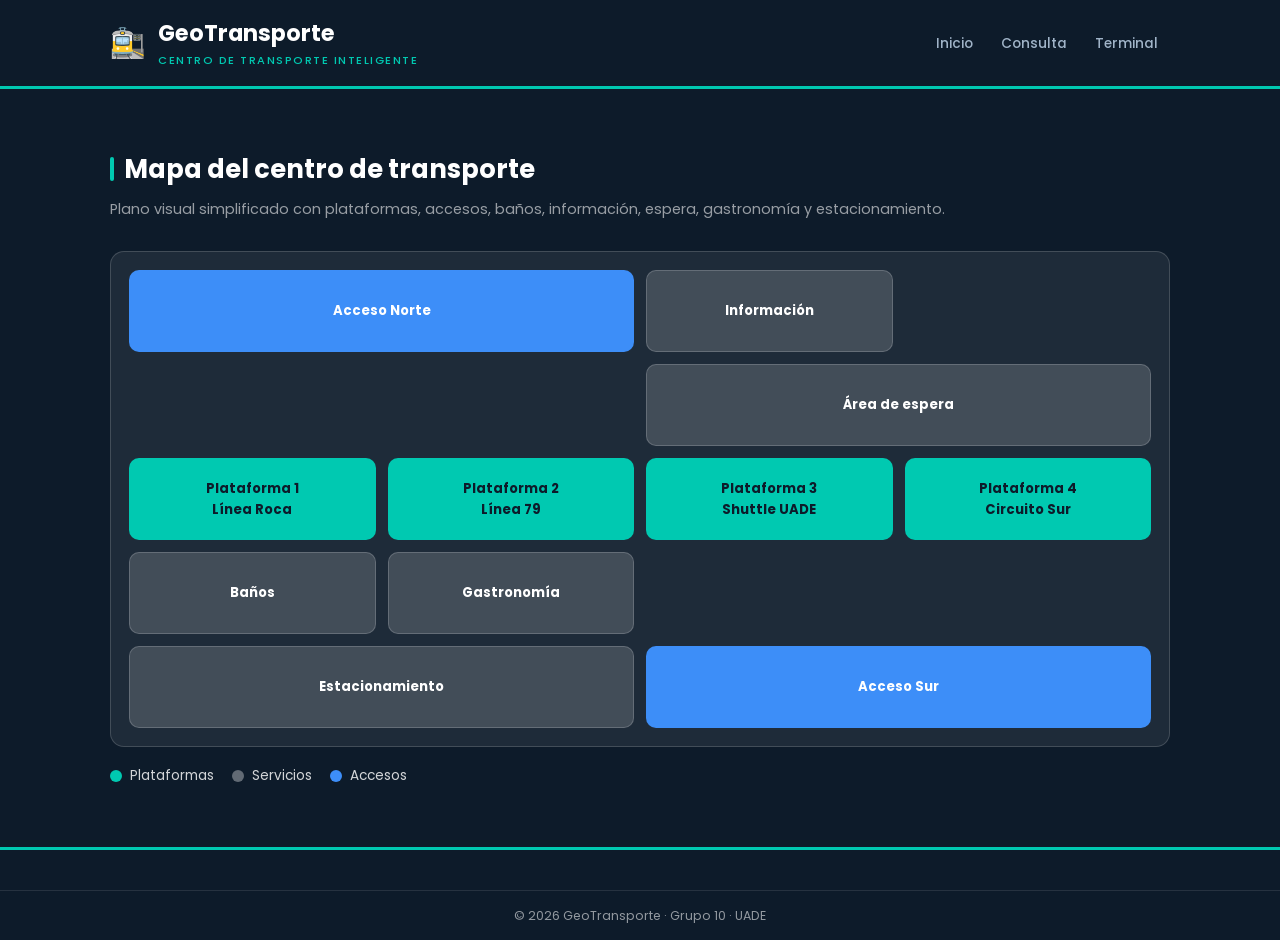
<file: Centro-transporte-inteligente-Grupo-10-main/mapa-terminal.html>
<!DOCTYPE html>
<html lang="es">
<head>
    <meta charset="UTF-8">
    <meta name="viewport" content="width=device-width, initial-scale=1.0">
    <title>Mapa de terminal | GeoTransporte</title>
    <link rel="preconnect" href="https://fonts.googleapis.com">
    <link rel="preconnect" href="https://fonts.gstatic.com" crossorigin>
    <link href="https://fonts.googleapis.com/css2?family=Poppins:wght@400;500;600;700&display=swap" rel="stylesheet">
    <link rel="stylesheet" href="index.css">
</head>
<body>
    <header>
        <div class="contenedor-header">
            <div class="logo">
                <span class="logo-icono">🚉</span>
                <div>
                    <h1 class="logo-nombre">GeoTransporte</h1>
                    <p class="logo-subtitulo">Centro de Transporte Inteligente</p>
                </div>
            </div>
            <nav aria-label="Navegación principal">
                <ul>
                    <li><a href="index.html">Inicio</a></li>
                    <li><a href="consulta-viajes.html">Consulta</a></li>
                    <li><a href="servicios-terminal.html">Terminal</a></li>
                </ul>
            </nav>
        </div>
    </header>

    <main>
        <section class="seccion seccion-oscura">
            <div class="contenedor">
                <h2 class="titulo-claro">Mapa del centro de transporte</h2>
                <p class="subtitulo claro">Plano visual simplificado con plataformas, accesos, baños, información, espera, gastronomía y estacionamiento.</p>

                <div class="plano-terminal" aria-label="Plano visual de la terminal GeoTransporte">
                    <div class="plano-zona acceso-norte">Acceso Norte</div>
                    <div class="plano-zona info">Información</div>
                    <div class="plano-zona espera">Área de espera</div>
                    <div class="plano-zona plataforma p1">Plataforma 1<br>Línea Roca</div>
                    <div class="plano-zona plataforma p2">Plataforma 2<br>Línea 79</div>
                    <div class="plano-zona plataforma p3">Plataforma 3<br>Shuttle UADE</div>
                    <div class="plano-zona plataforma p4">Plataforma 4<br>Circuito Sur</div>
                    <div class="plano-zona banos">Baños</div>
                    <div class="plano-zona comida">Gastronomía</div>
                    <div class="plano-zona estacionamiento">Estacionamiento</div>
                    <div class="plano-zona acceso-sur">Acceso Sur</div>
                </div>

                <div class="leyenda-terminal">
                    <span><i class="leyenda-plataforma"></i> Plataformas</span>
                    <span><i class="leyenda-servicio"></i> Servicios</span>
                    <span><i class="leyenda-acceso"></i> Accesos</span>
                </div>
            </div>
        </section>
    </main>

    <footer>
        <p class="footer-copy">© 2026 GeoTransporte · Grupo 10 · UADE</p>
    </footer>
</body>
</html>
</file>
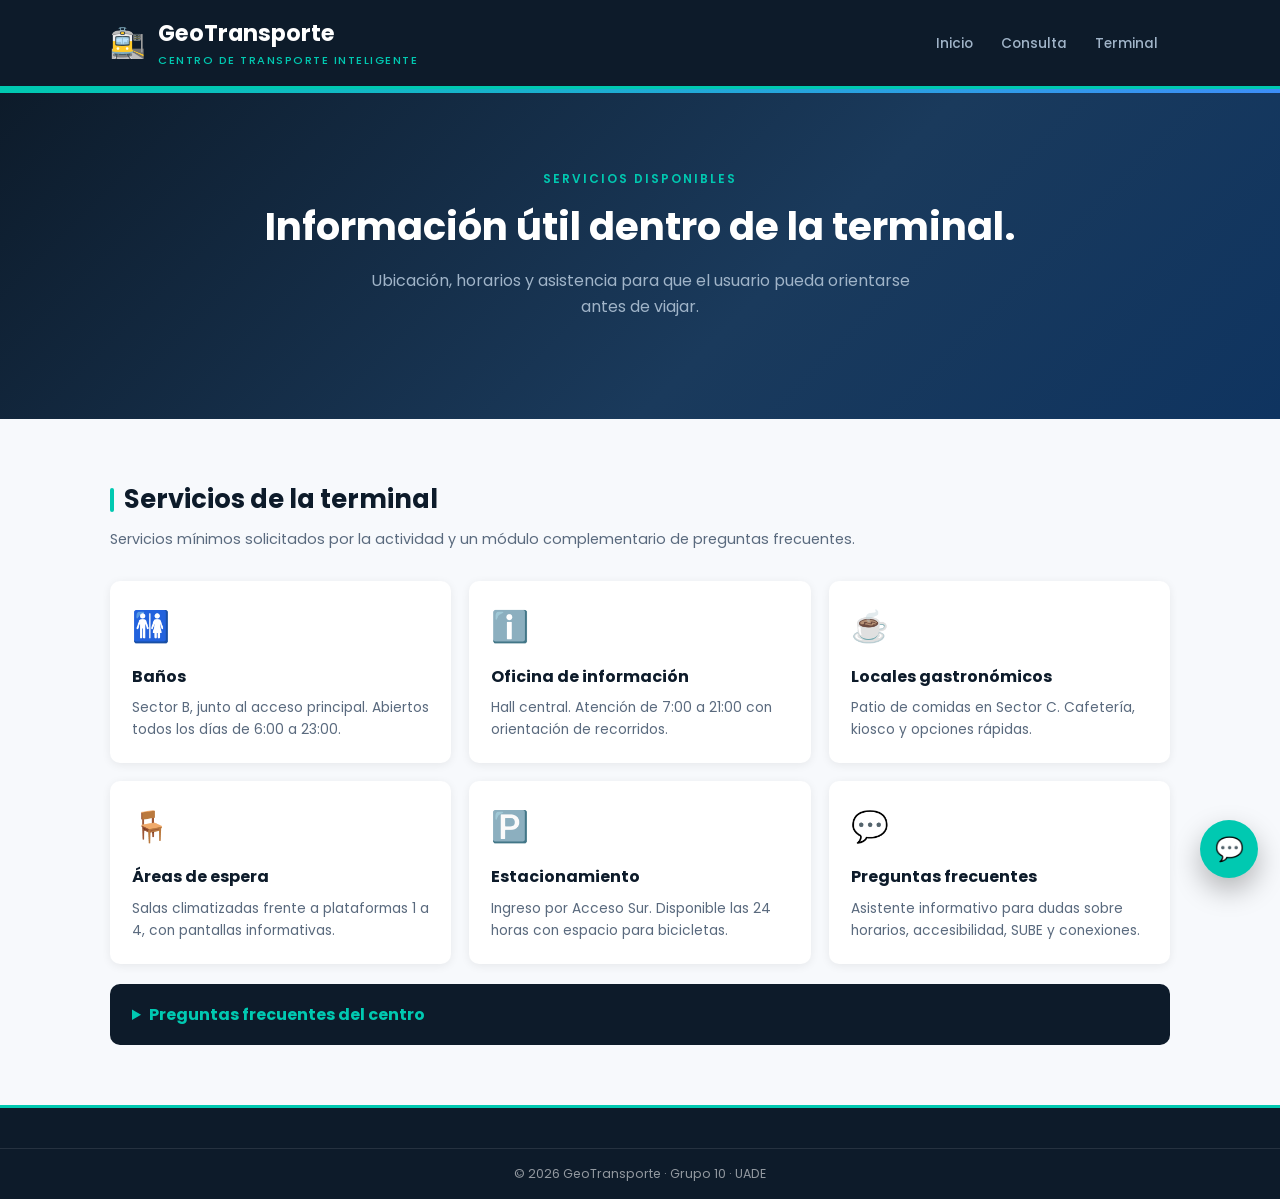
<file: Centro-transporte-inteligente-Grupo-10-main/servicios-terminal.html>
<!DOCTYPE html>
<html lang="es">
<head>
    <meta charset="UTF-8">
    <meta name="viewport" content="width=device-width, initial-scale=1.0">
    <title>Servicios de terminal | GeoTransporte</title>
    <link rel="preconnect" href="https://fonts.googleapis.com">
    <link rel="preconnect" href="https://fonts.gstatic.com" crossorigin>
    <link href="https://fonts.googleapis.com/css2?family=Poppins:wght@400;500;600;700&display=swap" rel="stylesheet">
    <link rel="stylesheet" href="index.css">
</head>
<body>
    <header>
        <div class="contenedor-header">
            <div class="logo">
                <span class="logo-icono">🚉</span>
                <div>
                    <h1 class="logo-nombre">GeoTransporte</h1>
                    <p class="logo-subtitulo">Centro de Transporte Inteligente</p>
                </div>
            </div>
            <nav aria-label="Navegación principal">
                <ul>
                    <li><a href="index.html">Inicio</a></li>
                    <li><a href="consulta-viajes.html">Consulta</a></li>
                    <li><a href="servicios-terminal.html">Terminal</a></li>
                </ul>
            </nav>
        </div>
    </header>

    <main>
        <section class="hero">
            <div class="contenedor">
                <p class="hero-tag">Servicios disponibles</p>
                <h2>Información útil dentro de la terminal.</h2>
                <p class="hero-desc">Ubicación, horarios y asistencia para que el usuario pueda orientarse antes de viajar.</p>
            </div>
        </section>

        <section class="seccion">
            <div class="contenedor">
                <h2>Servicios de la terminal</h2>
                <p class="subtitulo">Servicios mínimos solicitados por la actividad y un módulo complementario de preguntas frecuentes.</p>

                <div class="grilla-terminal">
                    <article class="terminal-card"><span>🚻</span><h3>Baños</h3><p>Sector B, junto al acceso principal. Abiertos todos los días de 6:00 a 23:00.</p></article>
                    <article class="terminal-card"><span>ℹ️</span><h3>Oficina de información</h3><p>Hall central. Atención de 7:00 a 21:00 con orientación de recorridos.</p></article>
                    <article class="terminal-card"><span>☕</span><h3>Locales gastronómicos</h3><p>Patio de comidas en Sector C. Cafetería, kiosco y opciones rápidas.</p></article>
                    <article class="terminal-card"><span>🪑</span><h3>Áreas de espera</h3><p>Salas climatizadas frente a plataformas 1 a 4, con pantallas informativas.</p></article>
                    <article class="terminal-card"><span>🅿️</span><h3>Estacionamiento</h3><p>Ingreso por Acceso Sur. Disponible las 24 horas con espacio para bicicletas.</p></article>
                    <article class="terminal-card"><span>💬</span><h3>Preguntas frecuentes</h3><p>Asistente informativo para dudas sobre horarios, accesibilidad, SUBE y conexiones.</p></article>
                </div>

                <details class="faq-terminal">
                    <summary>Preguntas frecuentes del centro</summary>
                    <div class="faq-contenido">
                        <p><strong>¿Dónde cargo la SUBE?</strong> En el kiosco del Sector C y en terminales automáticas del hall central.</p>
                        <p><strong>¿Hay asistencia para movilidad reducida?</strong> Sí, se solicita en la oficina de información.</p>
                        <p><strong>¿Dónde veo cambios de plataforma?</strong> En pantallas del hall y señalética de cada plataforma.</p>
                    </div>
                </details>
            </div>
        </section>
    </main>

    <footer>
        <p class="footer-copy">© 2026 GeoTransporte · Grupo 10 · UADE</p>
    </footer>
    <script src="geobot.js"></script>
</body>
</html>
</file>
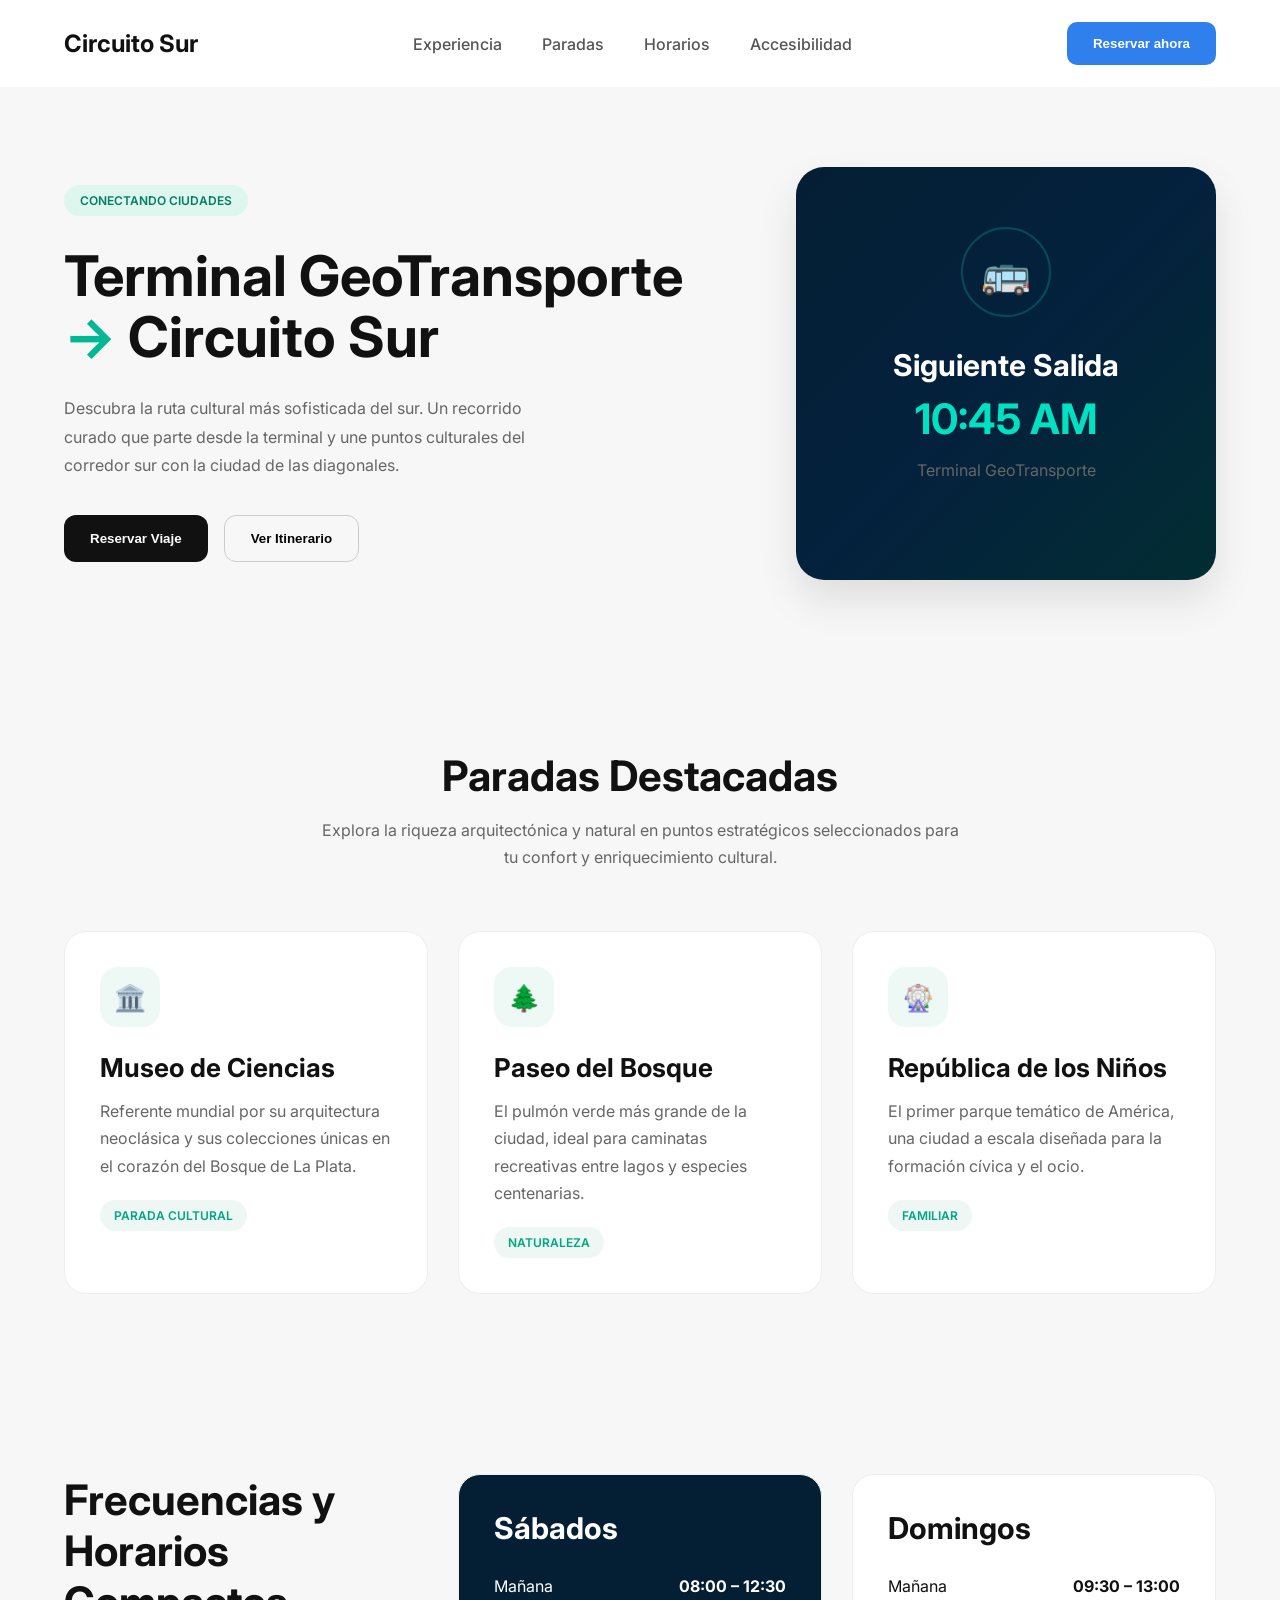
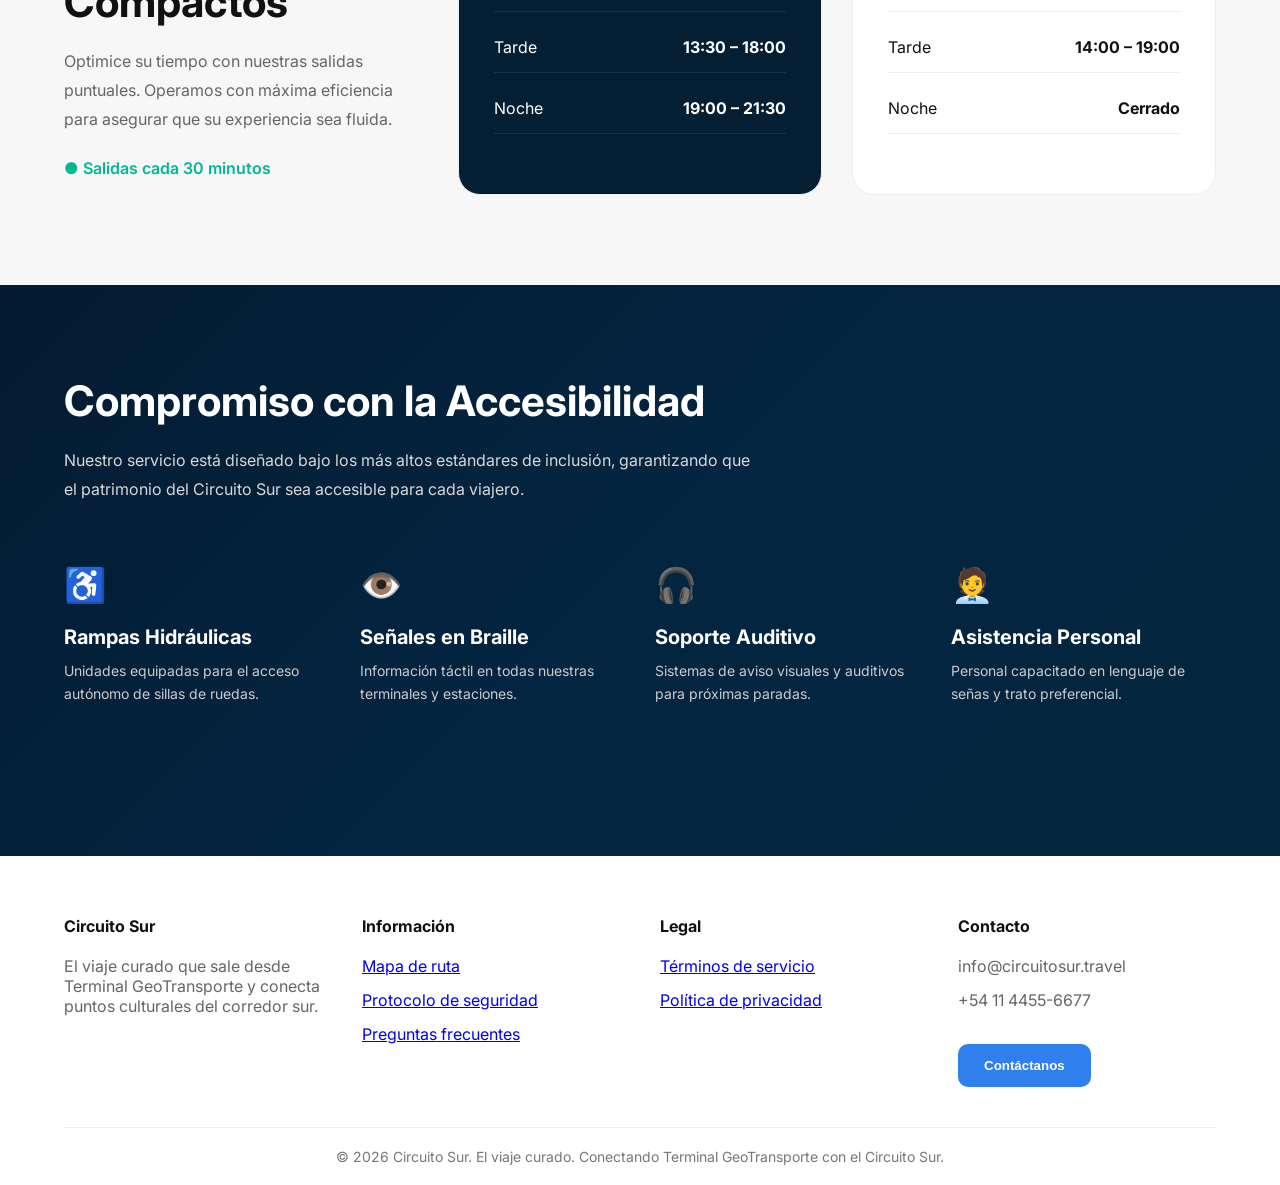
<file: Centro-transporte-inteligente-Grupo-10-main/transporte-turistico.html>
<!DOCTYPE html>
<html lang="es">
<head>
  <meta charset="UTF-8" />
  <meta name="viewport" content="width=device-width, initial-scale=1.0" />
  <title>Circuito Sur</title>

  <link rel="preconnect" href="https://fonts.googleapis.com">
  <link rel="preconnect" href="https://fonts.gstatic.com" crossorigin>

  <link
    href="https://fonts.googleapis.com/css2?family=Inter:wght@300;400;500;600;700&display=swap"
    rel="stylesheet"
  />

  <link rel="stylesheet" href="transporte-turistico.css" />
</head>
<body>

  <!-- HEADER -->
  <header>
    <div class="container">
      <nav>
        <div class="logo">Circuito Sur</div>

        <ul class="menu">
          <li><a href="#">Experiencia</a></li>
          <li><a href="#">Paradas</a></li>
          <li><a href="#">Horarios</a></li>
          <li><a href="#">Accesibilidad</a></li>
        </ul>

        <button class="btn-primary">Reservar ahora</button>
      </nav>
    </div>
  </header>

  <!-- HERO -->
  <section class="hero">
    <div class="container hero-content">

      <div>
        <div class="badge">CONECTANDO CIUDADES</div>

        <h1>
          Terminal GeoTransporte
          <span>→</span>
          Circuito Sur
        </h1>

        <p>
          Descubra la ruta cultural más sofisticada del sur.
          Un recorrido curado que parte desde la terminal y une puntos culturales
          del corredor sur con la ciudad de las diagonales.
        </p>

        <div class="hero-buttons">
          <button class="btn-dark">Reservar Viaje</button>
          <button class="btn-outline">Ver Itinerario</button>
        </div>
      </div>

      <div class="schedule-card">
        <div class="icon">🚌</div>

        <h3>Siguiente Salida</h3>

        <div class="time" id="nextDeparture">
          10:45 AM
        </div>

        <p>Terminal GeoTransporte</p>
      </div>

    </div>
  </section>

  <!-- PARADAS -->
  <section>
    <div class="container">

      <div class="section-title">
        <h2>Paradas Destacadas</h2>

        <p>
          Explora la riqueza arquitectónica y natural en puntos
          estratégicos seleccionados para tu confort y enriquecimiento cultural.
        </p>
      </div>

      <div class="cards">

        <div class="card">
          <div class="card-icon">🏛️</div>

          <h3>Museo de Ciencias</h3>

          <p>
            Referente mundial por su arquitectura neoclásica y sus colecciones
            únicas en el corazón del Bosque de La Plata.
          </p>

          <span class="tag">PARADA CULTURAL</span>
        </div>

        <div class="card">
          <div class="card-icon">🌲</div>

          <h3>Paseo del Bosque</h3>

          <p>
            El pulmón verde más grande de la ciudad,
            ideal para caminatas recreativas entre lagos y especies centenarias.
          </p>

          <span class="tag">NATURALEZA</span>
        </div>

        <div class="card">
          <div class="card-icon">🎡</div>

          <h3>República de los Niños</h3>

          <p>
            El primer parque temático de América,
            una ciudad a escala diseñada para la formación cívica y el ocio.
          </p>

          <span class="tag">FAMILIAR</span>
        </div>

      </div>
    </div>
  </section>

  <!-- HORARIOS -->
  <section>
    <div class="container schedule-section">

      <div class="schedule-info">
        <h2>Frecuencias y Horarios Compactos</h2>

        <p>
          Optimice su tiempo con nuestras salidas puntuales.
          Operamos con máxima eficiencia para asegurar que su experiencia sea fluida.
        </p>

        <div class="green-dot">
          ● Salidas cada 30 minutos
        </div>
      </div>

      <div class="time-card dark">
        <h3>Sábados</h3>

        <div class="time-row">
          <span>Mañana</span>
          <strong>08:00 – 12:30</strong>
        </div>

        <div class="time-row">
          <span>Tarde</span>
          <strong>13:30 – 18:00</strong>
        </div>

        <div class="time-row">
          <span>Noche</span>
          <strong>19:00 – 21:30</strong>
        </div>
      </div>

      <div class="time-card">
        <h3>Domingos</h3>

        <div class="time-row">
          <span>Mañana</span>
          <strong>09:30 – 13:00</strong>
        </div>

        <div class="time-row">
          <span>Tarde</span>
          <strong>14:00 – 19:00</strong>
        </div>

        <div class="time-row">
          <span>Noche</span>
          <strong>Cerrado</strong>
        </div>
      </div>

    </div>
  </section>

  <!-- ACCESIBILIDAD -->
  <section class="accessibility">
    <div class="container">

      <h2>Compromiso con la Accesibilidad</h2>

      <p>
        Nuestro servicio está diseñado bajo los más altos estándares de inclusión,
        garantizando que el patrimonio del Circuito Sur sea accesible para cada viajero.
      </p>

      <div class="features">

        <div class="feature">
          <div class="feature-icon">♿</div>

          <h4>Rampas Hidráulicas</h4>

          <p>
            Unidades equipadas para el acceso autónomo de sillas de ruedas.
          </p>
        </div>

        <div class="feature">
          <div class="feature-icon">👁️</div>

          <h4>Señales en Braille</h4>

          <p>
            Información táctil en todas nuestras terminales y estaciones.
          </p>
        </div>

        <div class="feature">
          <div class="feature-icon">🎧</div>

          <h4>Soporte Auditivo</h4>

          <p>
            Sistemas de aviso visuales y auditivos para próximas paradas.
          </p>
        </div>

        <div class="feature">
          <div class="feature-icon">🧑‍💼</div>

          <h4>Asistencia Personal</h4>

          <p>
            Personal capacitado en lenguaje de señas y trato preferencial.
          </p>
        </div>

      </div>

    </div>
  </section>

  <!-- FOOTER -->
  <footer>
    <div class="container">

      <div class="footer-grid">

        <div>
          <h4>Circuito Sur</h4>

          <ul>
            <li>
              El viaje curado que sale desde Terminal GeoTransporte
              y conecta puntos culturales del corredor sur.
            </li>
          </ul>
        </div>

        <div>
          <h4>Información</h4>

          <ul>
            <li><a href="#">Mapa de ruta</a></li>
            <li><a href="#">Protocolo de seguridad</a></li>
            <li><a href="#">Preguntas frecuentes</a></li>
          </ul>
        </div>

        <div>
          <h4>Legal</h4>

          <ul>
            <li><a href="#">Términos de servicio</a></li>
            <li><a href="#">Política de privacidad</a></li>
          </ul>
        </div>

        <div>
          <h4>Contacto</h4>

          <ul>
            <li>info@circuitosur.travel</li>
            <li>+54 11 4455-6677</li>
          </ul>

          <button class="btn-primary footer-btn">
            Contáctanos
          </button>
        </div>

      </div>

      <div class="copyright">
        © 2026 Circuito Sur. El viaje curado.
        Conectando Terminal GeoTransporte con el Circuito Sur.
      </div>

    </div>
  </footer>

  <script src="transporte-turistico.js"></script>
</body>
</html>
</file>
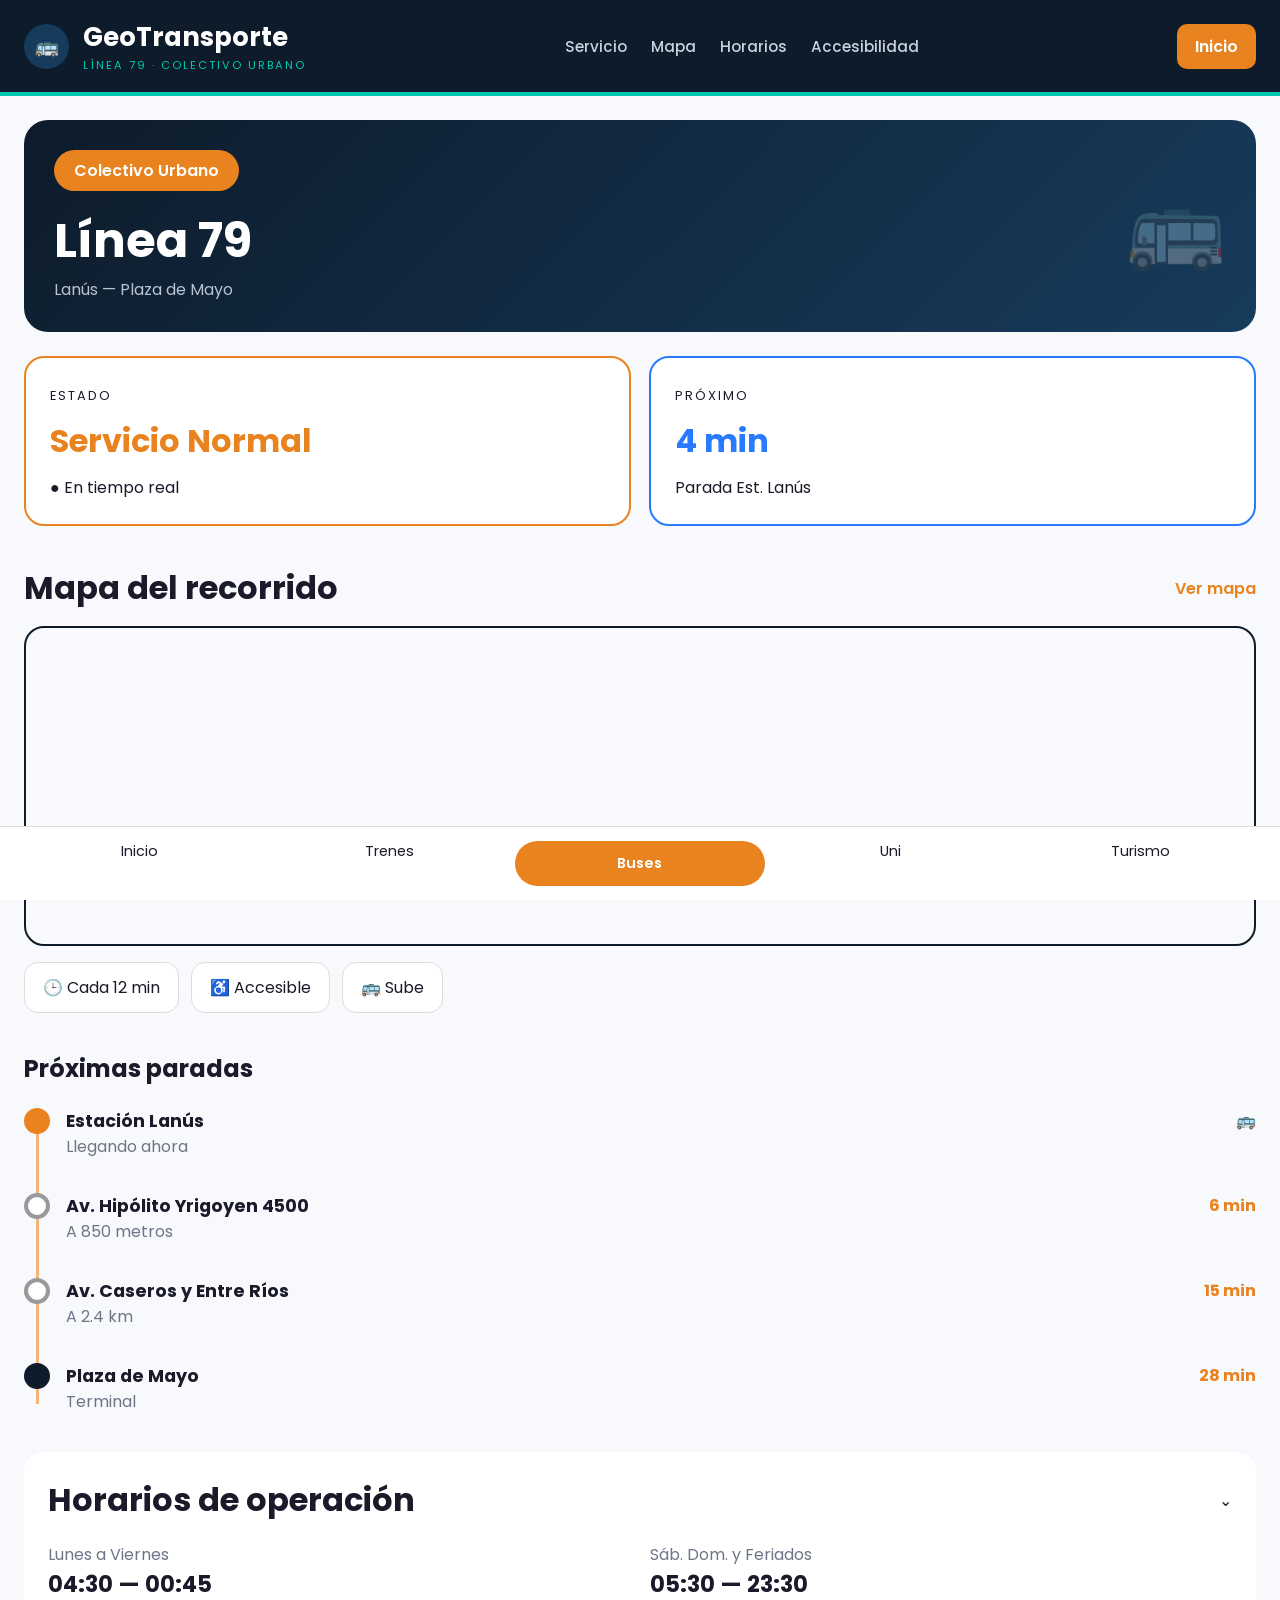
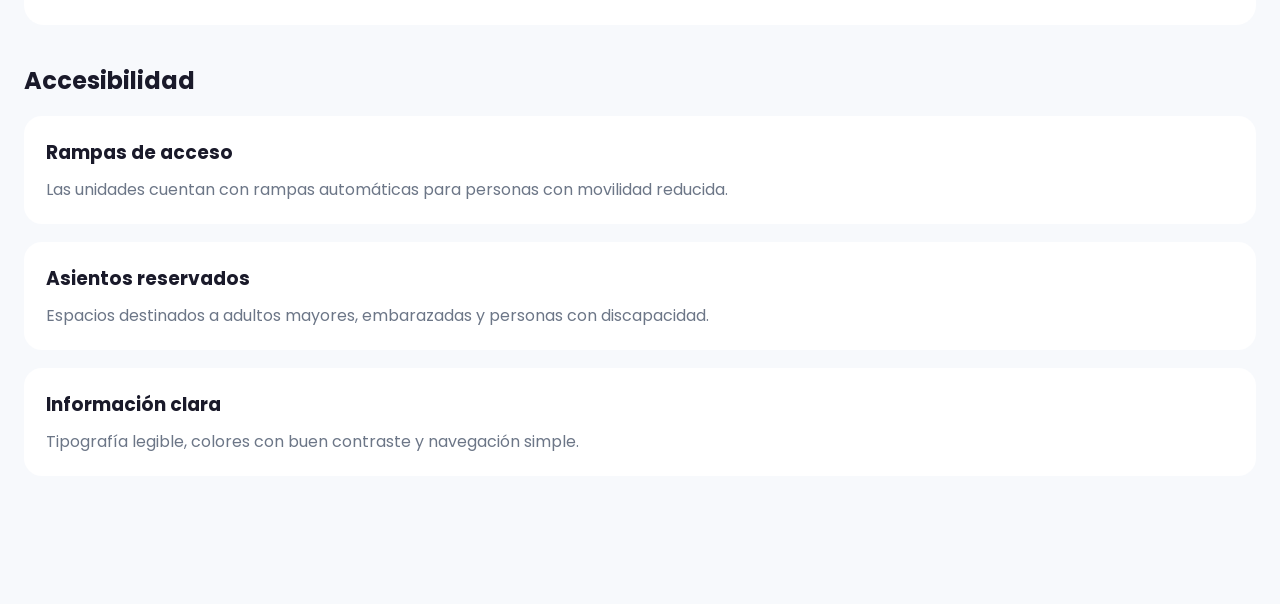
<file: Centro-transporte-inteligente-Grupo-10-main/linea79_naranja/linea79.html>
<!DOCTYPE html>
<html lang="es">
<head>
<meta charset="UTF-8">
<meta name="viewport" content="width=device-width, initial-scale=1.0">
<title>Línea 79 | GeoTransporte</title>

<link rel="preconnect" href="https://fonts.googleapis.com">
<link rel="preconnect" href="https://fonts.gstatic.com" crossorigin>
<link href="https://fonts.googleapis.com/css2?family=Poppins:wght@400;500;600;700&display=swap" rel="stylesheet">

<link rel="stylesheet" href="styleLinea79.css">
</head>

<body>

<header class="topbar">

<div class="logo">
<div class="logo-icon">🚌</div>

<div>
<h1>GeoTransporte</h1>
<p>Línea 79 · Colectivo Urbano</p>
</div>
</div>

<nav class="top-menu">
<a href="#servicio">Servicio</a>
<a href="#mapa">Mapa</a>
<a href="#horarios">Horarios</a>
<a href="#accesibilidad">Accesibilidad</a>
</nav>

<a class="btn-home" href="../index.html">
Inicio
</a>

</header>

<main>

<section id="servicio" class="hero">

<div>
<span class="tag">Colectivo Urbano</span>

<h2>Línea 79</h2>

<p>Lanús — Plaza de Mayo</p>
</div>

<div class="hero-icon">🚌</div>

</section>

<section class="cards">

<article class="card estado">
<span>ESTADO</span>
<h3>Servicio Normal</h3>
<p>● En tiempo real</p>
</article>

<article class="card proximo">
<span>PRÓXIMO</span>
<h3>4 min</h3>
<p>Parada Est. Lanús</p>
</article>

</section>

<section id="mapa" class="section">

<div class="section-title">
<h2>Mapa del recorrido</h2>

<a href="https://www.google.com/maps/dir/Estaci%C3%B3n+Lan%C3%BAs/Plaza+de+Mayo/" target="_blank" rel="noopener">
Ver mapa
</a>
</div>

<div class="mapa">

<iframe
src="https://www.openstreetmap.org/export/embed.html?bbox=-58.47%2C-34.72%2C-58.34%2C-34.58&layer=mapnik"
title="Mapa del recorrido de la Línea 79"
loading="lazy">
</iframe>

</div>

<div class="badges">
<span>🕒 Cada 12 min</span>
<span>♿ Accesible</span>
<span>🚌 Sube</span>
</div>

</section>

<section class="section">

<h2>Próximas paradas</h2>

<div class="timeline">

<div class="stop active">
<div class="circle"></div>

<div class="info">
<h3>Estación Lanús</h3>
<p>Llegando ahora</p>
</div>

<strong>🚌</strong>
</div>

<div class="stop">
<div class="circle"></div>

<div class="info">
<h3>Av. Hipólito Yrigoyen 4500</h3>
<p>A 850 metros</p>
</div>

<strong>6 min</strong>
</div>

<div class="stop">
<div class="circle"></div>

<div class="info">
<h3>Av. Caseros y Entre Ríos</h3>
<p>A 2.4 km</p>
</div>

<strong>15 min</strong>
</div>

<div class="stop final">
<div class="circle"></div>

<div class="info">
<h3>Plaza de Mayo</h3>
<p>Terminal</p>
</div>

<strong>28 min</strong>
</div>

</div>

</section>

<section id="horarios" class="section horarios">

<div class="section-title">
<h2>Horarios de operación</h2>
<span>⌄</span>
</div>

<div class="horario-grid">

<div>
<p>Lunes a Viernes</p>
<strong>04:30 — 00:45</strong>
</div>

<div>
<p>Sáb. Dom. y Feriados</p>
<strong>05:30 — 23:30</strong>
</div>

</div>

</section>

<section id="accesibilidad" class="section accesibilidad">

<h2>Accesibilidad</h2>

<div class="access-card">
<h3>Rampas de acceso</h3>
<p>Las unidades cuentan con rampas automáticas para personas con movilidad reducida.</p>
</div>

<div class="access-card">
<h3>Asientos reservados</h3>
<p>Espacios destinados a adultos mayores, embarazadas y personas con discapacidad.</p>
</div>

<div class="access-card">
<h3>Información clara</h3>
<p>Tipografía legible, colores con buen contraste y navegación simple.</p>
</div>

</section>

</main>

<nav class="bottom-nav">

<a href="../index.html">
Inicio
</a>

<a href="../linea-roca.html">Trenes</a>

<a class="active" href="linea79.html">
Buses
</a>

<a href="../uade_shuttle/shuttle-uade.html">Uni</a>

<a href="../transporte-turistico.html">Turismo</a>

</nav>

</body>
</html>
</file>
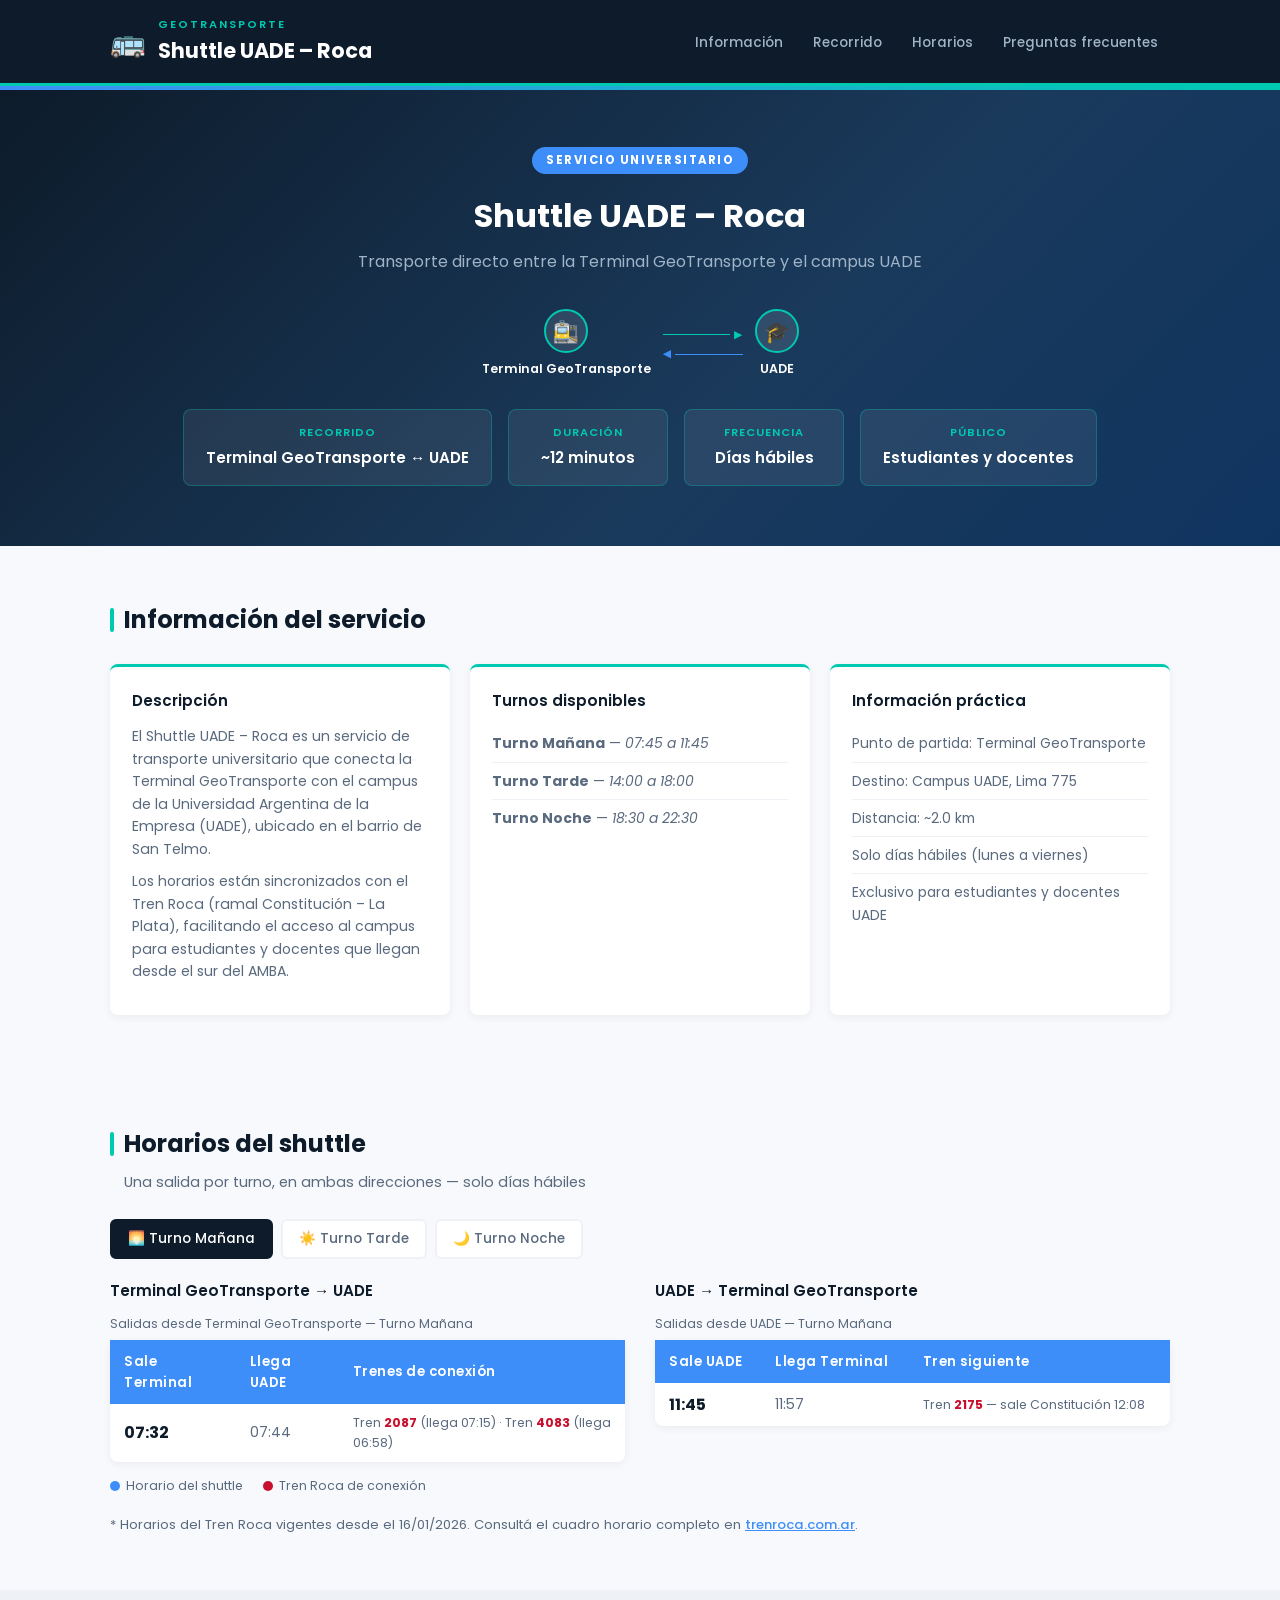
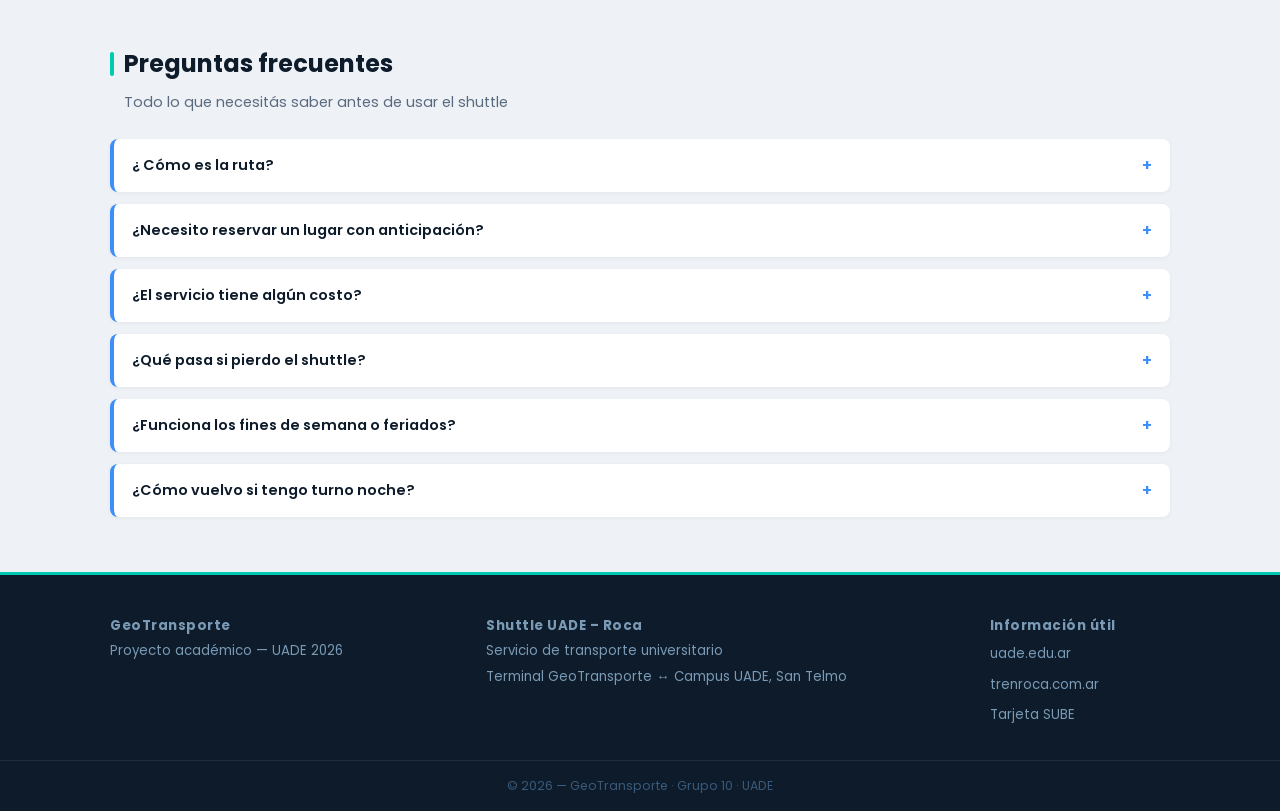
<file: Centro-transporte-inteligente-Grupo-10-main/uade_shuttle/shuttle-uade.html>
<!DOCTYPE html>
<html lang="es">
<head>
    <meta charset="UTF-8">
    <meta name="viewport" content="width=device-width, initial-scale=1.0">
    <title>Shuttle UADE – Roca — GeoTransporte</title>
    <link rel="preconnect" href="https://fonts.googleapis.com">
    <link rel="preconnect" href="https://fonts.gstatic.com" crossorigin>
    <link href="https://fonts.googleapis.com/css2?family=Poppins:wght@400;500;600;700&display=swap" rel="stylesheet">
    <link rel="stylesheet" href="estilos.css">
    <style>
        /* Hero del shuttle */
        .hero-shuttle {
            background: linear-gradient(135deg, var(--color-base) 0%, #1a3a5c 60%, #0f3460 100%);
            color: var(--color-blanco);
            padding: 60px 0;
            text-align: center;
            position: relative;
            overflow: hidden;
        }

        .hero-shuttle::before {
            content: '';
            position: absolute;
            top: 0; left: 0; right: 0;
            height: 4px;
            background: linear-gradient(90deg, var(--color-azul), var(--color-acento));
        }

        .hero-shuttle h2 {
            font-size: 2rem;
            font-weight: 700;
            margin-bottom: 8px;
        }

        .hero-shuttle p {
            font-size: 1rem;
            color: #a0b4c8;
            margin-bottom: 35px;
        }

        /* Badge de servicio */
        .badge-servicio {
            display: inline-block;
            background-color: var(--color-azul);
            color: var(--color-blanco);
            font-size: 0.72rem;
            font-weight: 700;
            letter-spacing: 1.5px;
            text-transform: uppercase;
            padding: 4px 14px;
            border-radius: 20px;
            margin-bottom: 16px;
        }

        /* Recorrido visual */
        .recorrido-visual {
            display: flex;
            align-items: center;
            justify-content: center;
            gap: 12px;
            margin: 30px 0 10px;
            flex-wrap: wrap;
        }

        .punto-recorrido {
            display: flex;
            flex-direction: column;
            align-items: center;
            gap: 6px;
        }

        .punto-recorrido .circulo {
            width: 44px;
            height: 44px;
            border-radius: 50%;
            display: flex;
            align-items: center;
            justify-content: center;
            font-size: 1.3rem;
            background-color: rgba(255,255,255,0.1);
            border: 2px solid var(--color-acento);
        }

        .punto-recorrido span {
            font-size: 0.78rem;
            font-weight: 600;
            color: var(--color-blanco);
        }

        .linea-recorrido {
            flex: 1;
            max-width: 80px;
            display: flex;
            flex-direction: column;
            align-items: center;
            gap: 4px;
        }

        .linea-recorrido .flecha-ida,
        .linea-recorrido .flecha-vuelta {
            display: flex;
            align-items: center;
            width: 100%;
            gap: 4px;
            font-size: 0.62rem;
            font-weight: 600;
            letter-spacing: 0.5px;
        }

        .linea-recorrido .flecha-ida {
            color: var(--color-acento);
            justify-content: flex-end;
        }

        .linea-recorrido .flecha-vuelta {
            color: var(--color-azul);
            justify-content: flex-start;
        }

        .linea-recorrido .linea {
            flex: 1;
            height: 1.5px;
        }

        .linea-recorrido .flecha-ida .linea {
            background: var(--color-acento);
        }

        .linea-recorrido .flecha-vuelta .linea {
            background: var(--color-azul);
        }

        /* Tabs de turnos */
        .tab.turno-manana.activo  { background-color: var(--color-base); border-color: var(--color-base); color: var(--color-blanco); }
        .tab.turno-tarde.activo   { background-color: var(--color-azul); border-color: var(--color-azul); color: var(--color-blanco); }
        .tab.turno-noche.activo   { background-color: var(--color-base); border-color: var(--color-acento); color: var(--color-blanco); }

        /* Tabla shuttle */
        .tabla-shuttle thead th {
            background-color: var(--color-azul);
        }

        .hora-salida {
            font-weight: 700;
            color: var(--color-base) !important;
            font-size: 1rem !important;
        }

        .tren-conexion {
            font-size: 0.78rem;
            color: var(--color-texto-suave);
        }

        .tren-conexion strong {
            color: #c8102e;
        }

        /* Alerta turno noche */
        .alerta-noche {
            background-color: #fff8e1;
            border-left: 4px solid #f39c12;
            padding: 12px 16px;
            border-radius: 6px;
            font-size: 0.85rem;
            color: #7d5a00;
            margin-top: 16px;
            display: none;
        }

        .alerta-noche.visible {
            display: block;
        }

        /* Leyenda de tabla */
        .leyenda-tabla {
            display: flex;
            gap: 20px;
            flex-wrap: wrap;
            margin-top: 14px;
            font-size: 0.78rem;
            color: var(--color-texto-suave);
        }

        .leyenda-tabla span {
            display: flex;
            align-items: center;
            gap: 6px;
        }

        .dot-shuttle {
            width: 10px;
            height: 10px;
            border-radius: 50%;
            background-color: var(--color-azul);
            flex-shrink: 0;
        }

        .dot-tren {
            width: 10px;
            height: 10px;
            border-radius: 50%;
            background-color: #c8102e;
            flex-shrink: 0;
        }

        /* Tipo de parada destino */
        .tipo-parada.destino {
            background-color: var(--color-azul);
            color: var(--color-blanco);
        }

        /* FAQ */
        .faq-lista {
            margin-top: 25px;
            display: flex;
            flex-direction: column;
            gap: 12px;
        }

        .faq-item {
            background-color: var(--color-blanco);
            border-radius: 8px;
            border-left: 4px solid var(--color-azul);
            box-shadow: 0 1px 4px rgba(0,0,0,0.05);
            overflow: hidden;
        }

        .faq-pregunta {
            width: 100%;
            background: none;
            border: none;
            padding: 14px 18px;
            text-align: left;
            font-family: var(--fuente);
            font-size: 0.9rem;
            font-weight: 600;
            color: var(--color-base);
            cursor: pointer;
            display: flex;
            justify-content: space-between;
            align-items: center;
            gap: 10px;
        }

        .faq-pregunta:hover {
            background-color: var(--color-fondo-alt);
        }

        .faq-icono {
            font-size: 1rem;
            color: var(--color-azul);
            transition: transform 0.2s;
            flex-shrink: 0;
        }

        .faq-item.abierto .faq-icono {
            transform: rotate(45deg);
        }

        .faq-respuesta {
            display: none;
            padding: 0 18px 14px;
            font-size: 0.87rem;
            color: var(--color-texto-suave);
            line-height: 1.6;
        }

        .faq-item.abierto .faq-respuesta {
            display: block;
        }
    </style>
</head>
<body>

    <!-- ENCABEZADO -->
    <header>
        <div class="contenedor-header">
            <div class="logo-sitio">
                <span class="icono-tren">🚌</span>
                <div>
                    <p class="nombre-centro">GeoTransporte</p>
                    <h1 class="nombre-linea">Shuttle UADE – Roca</h1>
                </div>
            </div>
            <nav aria-label="Navegación principal">
                <ul>
                    <li><a href="#info">Información</a></li>
                    <li><a href="#recorrido">Recorrido</a></li>
                    <li><a href="#horarios">Horarios</a></li>
                    <li><a href="#faq">Preguntas frecuentes</a></li>
                </ul>
            </nav>
        </div>
    </header>

    <!-- HERO -->
    <section class="hero-shuttle">
        <div class="contenedor">
            <span class="badge-servicio">Servicio universitario</span>
            <h2>Shuttle UADE – Roca</h2>
            <p>Transporte directo entre la Terminal GeoTransporte y el campus UADE</p>

            <div class="recorrido-visual">
                <div class="punto-recorrido">
                    <div class="circulo">🚉</div>
                    <span>Terminal GeoTransporte</span>
                </div>
                <div class="linea-recorrido">
                    <div class="flecha-ida"><div class="linea"></div>▶</div>
                    <div class="flecha-vuelta">◀<div class="linea"></div></div>
                </div>
                <div class="punto-recorrido">
                    <div class="circulo">🎓</div>
                    <span>UADE</span>
                </div>
            </div>

            <div class="datos-rapidos" style="margin-top: 30px;">
                <div class="dato">
                    <strong>Recorrido</strong>
                    <span>Terminal GeoTransporte ↔ UADE</span>
                </div>
                <div class="dato">
                    <strong>Duración</strong>
                    <span>~12 minutos</span>
                </div>
                <div class="dato">
                    <strong>Frecuencia</strong>
                    <span>Días hábiles</span>
                </div>
                <div class="dato">
                    <strong>Público</strong>
                    <span>Estudiantes y docentes</span>
                </div>
            </div>
        </div>
    </section>

    <!-- INFORMACIÓN -->
    <section id="info" class="seccion">
        <div class="contenedor">
            <h2>Información del servicio</h2>

            <div class="info-grid">
                <div class="info-bloque">
                    <h3>Descripción</h3>
                    <p>
                        El Shuttle UADE – Roca es un servicio de transporte universitario que conecta
                        la Terminal GeoTransporte con el campus de la Universidad Argentina de la Empresa (UADE),
                        ubicado en el barrio de San Telmo.
                    </p>
                    <p>
                        Los horarios están sincronizados con el Tren Roca (ramal Constitución – La Plata),
                        facilitando el acceso al campus para estudiantes y docentes que llegan desde el sur del AMBA.
                    </p>
                </div>

                <div class="info-bloque">
                    <h3>Turnos disponibles</h3>
                    <ul class="lista-ramales">
                        <li><strong>Turno Mañana</strong> — <em>07:45 a 11:45</em></li>
                        <li><strong>Turno Tarde</strong> — <em>14:00 a 18:00</em></li>
                        <li><strong>Turno Noche</strong> — <em>18:30 a 22:30</em></li>
                    </ul>
                </div>

                <div class="info-bloque">
                    <h3>Información práctica</h3>
                    <ul class="lista-destinos">
                        <li>Punto de partida: Terminal GeoTransporte</li>
                        <li>Destino: Campus UADE, Lima 775</li>
                        <li>Distancia: ~2.0 km</li>
                        <li>Solo días hábiles (lunes a viernes)</li>
                        <li>Exclusivo para estudiantes y docentes UADE</li>
                    </ul>
                </div>
            </div>
        </div>
    </section>

    <!-- HORARIOS -->
    <section id="horarios" class="seccion">
        <div class="contenedor">
            <h2>Horarios del shuttle</h2>
            <p class="subtitulo-seccion">Una salida por turno, en ambas direcciones — solo días hábiles</p>

            <div class="tabs-ramales" role="tablist" aria-label="Turnos del shuttle">
                <button class="tab turno-manana activo" data-turno="manana" role="tab" aria-selected="true">
                    🌅 Turno Mañana
                </button>
                <button class="tab turno-tarde" data-turno="tarde" role="tab" aria-selected="false">
                    ☀️ Turno Tarde
                </button>
                <button class="tab turno-noche" data-turno="noche" role="tab" aria-selected="false">
                    🌙 Turno Noche
                </button>
            </div>

            <!-- TURNO MAÑANA -->
            <div id="turno-manana" class="tablas-horarios">
                <div class="tabla-contenedor">
                    <h3>Terminal GeoTransporte → UADE</h3>
                    <table class="tabla-shuttle">
                        <caption>Salidas desde Terminal GeoTransporte — Turno Mañana</caption>
                        <thead>
                            <tr>
                                <th scope="col">Sale Terminal</th>
                                <th scope="col">Llega UADE</th>
                                <th scope="col">Trenes de conexión</th>
                            </tr>
                        </thead>
                        <tbody>
                            <tr>
                                <td class="hora-salida" scope="row">07:32</td>
                                <td>07:44</td>
                                <td class="tren-conexion">Tren <strong>2087</strong> (llega 07:15) · Tren <strong>4083</strong> (llega 06:58)</td>
                            </tr>
                        </tbody>
                    </table>
                </div>

                <div class="tabla-contenedor">
                    <h3>UADE → Terminal GeoTransporte</h3>
                    <table class="tabla-shuttle">
                        <caption>Salidas desde UADE — Turno Mañana</caption>
                        <thead>
                            <tr>
                                <th scope="col">Sale UADE</th>
                                <th scope="col">Llega Terminal</th>
                                <th scope="col">Tren siguiente</th>
                            </tr>
                        </thead>
                        <tbody>
                            <tr>
                                <td class="hora-salida" scope="row">11:45</td>
                                <td>11:57</td>
                                <td class="tren-conexion">Tren <strong>2175</strong> — sale Constitución 12:08</td>
                            </tr>
                        </tbody>
                    </table>
                </div>
            </div>

            <!-- TURNO TARDE -->
            <div id="turno-tarde" class="tablas-horarios" style="display:none;">
                <div class="tabla-contenedor">
                    <h3>Terminal GeoTransporte → UADE</h3>
                    <table class="tabla-shuttle">
                        <caption>Salidas desde Terminal GeoTransporte — Turno Tarde</caption>
                        <thead>
                            <tr>
                                <th scope="col">Sale Terminal</th>
                                <th scope="col">Llega UADE</th>
                                <th scope="col">Trenes de conexión</th>
                            </tr>
                        </thead>
                        <tbody>
                            <tr>
                                <td class="hora-salida" scope="row">13:47</td>
                                <td>13:59</td>
                                <td class="tren-conexion">Tren <strong>4195</strong> (llega 13:23) · Tren <strong>4199</strong> (llega 13:38)</td>
                            </tr>
                        </tbody>
                    </table>
                </div>

                <div class="tabla-contenedor">
                    <h3>UADE → Terminal GeoTransporte</h3>
                    <table class="tabla-shuttle">
                        <caption>Salidas desde UADE — Turno Tarde</caption>
                        <thead>
                            <tr>
                                <th scope="col">Sale UADE</th>
                                <th scope="col">Llega Terminal</th>
                                <th scope="col">Trenes siguientes</th>
                            </tr>
                        </thead>
                        <tbody>
                            <tr>
                                <td class="hora-salida" scope="row">18:00</td>
                                <td>18:12</td>
                                <td class="tren-conexion">Tren <strong>2287</strong> (sale 18:27) · Tren <strong>4291</strong> (sale 18:34)</td>
                            </tr>
                        </tbody>
                    </table>
                </div>
            </div>

            <!-- TURNO NOCHE -->
            <div id="turno-noche" class="tablas-horarios" style="display:none;">
                <div class="tabla-contenedor">
                    <h3>Terminal GeoTransporte → UADE</h3>
                    <table class="tabla-shuttle">
                        <caption>Salidas desde Terminal GeoTransporte — Turno Noche</caption>
                        <thead>
                            <tr>
                                <th scope="col">Sale Terminal</th>
                                <th scope="col">Llega UADE</th>
                                <th scope="col">Trenes de conexión</th>
                            </tr>
                        </thead>
                        <tbody>
                            <tr>
                                <td class="hora-salida" scope="row">18:17</td>
                                <td>18:29</td>
                                <td class="tren-conexion">Tren <strong>4283</strong> (llega 18:10) · Tren <strong>4275</strong> (llega 17:46)</td>
                            </tr>
                        </tbody>
                    </table>
                </div>

                <div class="tabla-contenedor">
                    <h3>UADE → Terminal GeoTransporte</h3>
                    <table class="tabla-shuttle">
                        <caption>Salidas desde UADE — Turno Noche</caption>
                        <thead>
                            <tr>
                                <th scope="col">Sale UADE</th>
                                <th scope="col">Llega Terminal</th>
                                <th scope="col">Tren siguiente</th>
                            </tr>
                        </thead>
                        <tbody>
                            <tr>
                                <td class="hora-salida" scope="row">22:30</td>
                                <td>22:42</td>
                                <td class="tren-conexion">⚠️ Sin tren — último salió a las 21:19</td>
                            </tr>
                        </tbody>
                    </table>
                    <div class="alerta-noche visible">
                        ⚠️ <strong>Atención turno noche:</strong> el último tren desde Constitución sale a las 21:19.
                        Al finalizar el turno, el shuttle llega a Constitución a las 22:42.
                        Recomendamos planificar el regreso con anticipación (colectivo o transporte privado).
                    </div>
                </div>
            </div>

            <div class="leyenda-tabla">
                <span><span class="dot-shuttle"></span> Horario del shuttle</span>
                <span><span class="dot-tren"></span> Tren Roca de conexión</span>
            </div>

            <p class="nota-horarios">
                * Horarios del Tren Roca vigentes desde el 16/01/2026. Consultá el cuadro horario completo en
                <a href="https://www.trenroca.com.ar" target="_blank" rel="noopener noreferrer">trenroca.com.ar</a>.
            </p>
        </div>
    </section>

    <!-- FAQ -->
    <section id="faq" class="seccion seccion-gris">
        <div class="contenedor">
            <h2>Preguntas frecuentes</h2>
            <p class="subtitulo-seccion">Todo lo que necesitás saber antes de usar el shuttle</p>

            <div class="faq-lista">
                <div class="faq-item">
                    
                    <button class= "faq-pregunta" aria-expanded="false">
                        ¿ Cómo es la ruta?  
                        <span class="faq-icono">+</span>
                    </button>
                    <div class="faq-respuesta">
                        El shuttle realiza un recorrido directo entre la Terminal GeoTransporte y el campus UADE en San Telmo,
                        sin paradas intermedias. La distancia es de aproximadamente 2 km, con una duración estimada de 12 minutos.
                        <br>
                        <a
                        href="https://www.google.com/maps/dir/Estaci%C3%B3n+Constituci%C3%B3n/UADE,+Lima+775,+Buenos+Aires"
                        target="_blank"
                        rel="noopener noreferrer"
                        class="btn-mapa"
                    >
                        Ver ruta en Google Maps
                    </a>
                    </div>
                </div>

                <div class="faq-item">
                    <button class="faq-pregunta" aria-expanded="false">
                        ¿Necesito reservar un lugar con anticipación?
                        <span class="faq-icono">+</span>
                    </button>
                    <div class="faq-respuesta">
                        No. El shuttle no requiere reserva previa. Simplemente presentate en el punto de partida
                        (Terminal GeoTransporte) antes del horario de salida con tu credencial de UADE.
                    </div>
                </div>

                <div class="faq-item">
                    <button class="faq-pregunta" aria-expanded="false">
                        ¿El servicio tiene algún costo?
                        <span class="faq-icono">+</span>
                    </button>
                    <div class="faq-respuesta">
                        El shuttle es un servicio gratuito para estudiantes y docentes de UADE con credencial vigente.
                        El costo del tren Roca corre por cuenta del pasajero (tarjeta SUBE).
                    </div>
                </div>

                <div class="faq-item">
                    <button class="faq-pregunta" aria-expanded="false">
                        ¿Qué pasa si pierdo el shuttle?
                        <span class="faq-icono">+</span>
                    </button>
                    <div class="faq-respuesta">
                        El shuttle sale en horario fijo y no espera. Si lo perdés, podés llegar al campus
                        caminando (~30 min) o tomando la línea 29 de colectivo desde Constitución hasta San Telmo.
                    </div>
                </div>

                <div class="faq-item">
                    <button class="faq-pregunta" aria-expanded="false">
                        ¿Funciona los fines de semana o feriados?
                        <span class="faq-icono">+</span>
                    </button>
                    <div class="faq-respuesta">
                        No. El servicio opera únicamente los días hábiles (lunes a viernes),
                        en los horarios de los tres turnos académicos.
                    </div>
                </div>

                <div class="faq-item">
                    <button class="faq-pregunta" aria-expanded="false">
                        ¿Cómo vuelvo si tengo turno noche?
                        <span class="faq-icono">+</span>
                    </button>
                    <div class="faq-respuesta">
                        El shuttle de regreso del turno noche llega a la Terminal GeoTransporte a las 22:42, cuando el último tren
                        ya partió (21:19). Recomendamos usar colectivo (líneas 29, 22, 126) o acordar un transporte
                        privado con anticipación.
                    </div>
                </div>
            </div>
        </div>
    </section>

    <!-- FOOTER -->
    <footer>
        <div class="contenedor contenedor-footer">
            <div class="footer-bloque">
                <p class="footer-titulo">GeoTransporte</p>
                <p>Proyecto académico — UADE 2026</p>
            </div>
            <div class="footer-bloque">
                <p class="footer-titulo">Shuttle UADE – Roca</p>
                <p>Servicio de transporte universitario</p>
                <p>Terminal GeoTransporte ↔ Campus UADE, San Telmo</p>
            </div>
            <div class="footer-bloque">
                <p class="footer-titulo">Información útil</p>
                <ul>
                    <li><a href="https://www.uade.edu.ar" target="_blank" rel="noopener noreferrer">uade.edu.ar</a></li>
                    <li><a href="https://www.trenroca.com.ar" target="_blank" rel="noopener noreferrer">trenroca.com.ar</a></li>
                    <li><a href="https://www.sube.gob.ar" target="_blank" rel="noopener noreferrer">Tarjeta SUBE</a></li>
                </ul>
            </div>
        </div>
        <p class="footer-copy">© 2026 — GeoTransporte · Grupo 10 · UADE</p>
    </footer>

    <script>
        // Tabs de turnos
        const tabsBtns = document.querySelectorAll('.tabs-ramales .tab[data-turno]');
        const turnosPanels = document.querySelectorAll('.tablas-horarios');

        tabsBtns.forEach(btn => {
            btn.addEventListener('click', () => {
                const turno = btn.dataset.turno;

                tabsBtns.forEach(b => {
                    b.classList.remove('activo');
                    b.setAttribute('aria-selected', 'false');
                });
                btn.classList.add('activo');
                btn.setAttribute('aria-selected', 'true');

                turnosPanels.forEach(panel => panel.style.display = 'none');
                document.getElementById('turno-' + turno).style.display = 'flex';
            });
        });

        // FAQ accordion
        document.querySelectorAll('.faq-pregunta').forEach(btn => {
            btn.addEventListener('click', () => {
                const item = btn.closest('.faq-item');
                const abierto = item.classList.contains('abierto');

                // Cerrar todos
                document.querySelectorAll('.faq-item').forEach(i => {
                    i.classList.remove('abierto');
                    i.querySelector('.faq-pregunta').setAttribute('aria-expanded', 'false');
                });

                // Abrir el clickeado si estaba cerrado
                if (!abierto) {
                    item.classList.add('abierto');
                    btn.setAttribute('aria-expanded', 'true');
                }
            });
        });
    </script>

</body>
</html>
</file>
<file: diseño.css>
:root {
    --ink: #14213d;
    --muted: #5f6f7a;
    --surface: #ffffff;
    --soft: #f4f7f8;
    --line: #dbe3e6;
    --accent: #008c72;
    --accent-dark: #006653;
    --gold: #f2c14e;
    --radius: 8px;
    --shadow: 0 18px 45px rgba(20, 33, 61, 0.12);
}

* {
    box-sizing: border-box;
    margin: 0;
    padding: 0;
}

html {
    scroll-behavior: smooth;
}

body {
    background: var(--soft);
    color: var(--ink);
    font-family: "Segoe UI", Arial, sans-serif;
    line-height: 1.6;
}

a {
    color: inherit;
}

.site-header {
    align-items: center;
    background: rgba(255, 255, 255, 0.96);
    border-bottom: 1px solid var(--line);
    display: flex;
    gap: 24px;
    justify-content: space-between;
    padding: 18px clamp(18px, 5vw, 72px);
    position: sticky;
    top: 0;
    z-index: 10;
}

.brand p {
    color: var(--muted);
    font-size: 0.88rem;
    margin-top: 2px;
}

.logo {
    color: var(--ink);
    font-size: 1.2rem;
    font-weight: 800;
    letter-spacing: 0;
    text-decoration: none;
}

.logo span {
    color: var(--accent);
}

nav ul {
    display: flex;
    flex-wrap: wrap;
    gap: 8px;
    list-style: none;
}

nav a {
    border-radius: 999px;
    color: var(--muted);
    display: block;
    font-size: 0.94rem;
    font-weight: 700;
    padding: 8px 13px;
    text-decoration: none;
}

nav a:hover,
nav a:focus-visible {
    background: #e8f4f1;
    color: var(--accent-dark);
    outline: none;
}

nav a.project-link {
    background: var(--accent);
    box-shadow: 0 8px 18px rgba(0, 140, 114, 0.22);
    color: #ffffff;
    padding-inline: 18px;
}

nav a.project-link:hover,
nav a.project-link:focus-visible {
    background: var(--accent-dark);
    color: #ffffff;
}

main {
    margin: 0 auto;
    max-width: 1180px;
    padding: 0 clamp(16px, 4vw, 32px) 64px;
}

.hero {
    align-items: flex-end;
    background:
        linear-gradient(90deg, rgba(10, 20, 34, 0.88), rgba(10, 20, 34, 0.42)),
        url("footer.png") center / cover;
    border-radius: var(--radius);
    box-shadow: var(--shadow);
    color: #ffffff;
    display: flex;
    min-height: 560px;
    margin: 34px 0 22px;
    overflow: hidden;
    padding: clamp(28px, 6vw, 72px);
}

.hero-content {
    max-width: 900px;
    width: 100%;
}

.eyebrow {
    color: var(--accent);
    font-size: 0.78rem;
    font-weight: 800;
    letter-spacing: 0.08em;
    margin-bottom: 10px;
    text-transform: uppercase;
}

.hero .eyebrow {
    color: var(--gold);
}

h1,
h2,
h3 {
    line-height: 1.12;
}

.hero h1 {
    font-size: clamp(2.15rem, 6vw, 4.8rem);
    margin-bottom: 18px;
    max-width: 850px;
}

.hero p:not(.eyebrow),
.page-hero p {
    color: rgba(255, 255, 255, 0.88);
    font-size: 1.1rem;
    max-width: 690px;
}

.hero-actions {
    display: flex;
    flex-wrap: wrap;
    gap: 12px;
    margin-top: 28px;
}

.doc-button {
    margin-left: auto;
}

.button {
    border: 0;
    border-radius: 6px;
    cursor: pointer;
    display: inline-flex;
    font: inherit;
    font-weight: 800;
    justify-content: center;
    min-height: 46px;
    padding: 11px 18px;
    text-decoration: none;
    transition: transform 0.2s ease, background 0.2s ease, color 0.2s ease;
}

.button:hover {
    transform: translateY(-2px);
}

.button.primary {
    background: var(--accent);
    color: #ffffff;
}

.button.primary:hover {
    background: var(--accent-dark);
}

.button.secondary {
    background: rgba(255, 255, 255, 0.14);
    color: #ffffff;
    outline: 1px solid rgba(255, 255, 255, 0.5);
}

.metrics {
    display: grid;
    gap: 1px;
    grid-template-columns: repeat(4, 1fr);
    margin-bottom: 70px;
    overflow: hidden;
    border: 1px solid var(--line);
    border-radius: var(--radius);
}

.metrics article {
    background: var(--surface);
    padding: 24px;
}

.metrics strong {
    color: var(--ink);
    display: block;
    font-size: 2rem;
    line-height: 1;
}

.metrics span {
    color: var(--muted);
    display: block;
    font-weight: 700;
    margin-top: 8px;
}

.section,
.page-hero {
    margin: 76px 0;
}

.split {
    display: grid;
    gap: 38px;
    grid-template-columns: 0.9fr 1.1fr;
}

.section-heading {
    margin-bottom: 28px;
    max-width: 720px;
}

.section h2,
.page-hero h1,
.cta-panel h2 {
    font-size: clamp(2rem, 4vw, 3.2rem);
}

.section-copy p,
.section-heading + p,
.card p,
.service-item p,
.team-card p,
.contact-card p,
.page-hero p {
    color: var(--muted);
}

.section-copy p + p {
    margin-top: 16px;
}

.card-grid,
.team-grid {
    display: grid;
    gap: 20px;
    grid-template-columns: repeat(3, 1fr);
}

.card,
.team-card,
.contact-card,
.contact-form {
    background: var(--surface);
    border: 1px solid var(--line);
    border-radius: var(--radius);
    box-shadow: 0 10px 28px rgba(20, 33, 61, 0.06);
    padding: 26px;
}

.card-number {
    color: var(--accent);
    display: inline-block;
    font-weight: 900;
    margin-bottom: 18px;
}

.card h3,
.team-card h2,
.contact-card h2 {
    font-size: 1.35rem;
    margin-bottom: 12px;
}

.delivery-grid {
    align-items: stretch;
}

.portfolio-list {
    display: grid;
    gap: 8px;
    list-style: none;
    margin-top: 16px;
}

.portfolio-list a {
    color: var(--accent-dark);
    font-weight: 800;
    text-decoration: none;
}

.portfolio-list a:hover {
    text-decoration: underline;
}

.text-link {
    color: var(--accent-dark);
    display: inline-block;
    font-weight: 900;
    margin-top: 24px;
    text-decoration: none;
}

.text-link:hover {
    text-decoration: underline;
}

.process {
    background: #eaf2f2;
    border-radius: var(--radius);
    padding: clamp(26px, 5vw, 44px);
}

.steps {
    display: grid;
    gap: 14px;
    list-style: none;
}

.steps li {
    align-items: center;
    background: var(--surface);
    border-left: 4px solid var(--accent);
    border-radius: var(--radius);
    display: grid;
    gap: 8px;
    grid-template-columns: 180px 1fr;
    padding: 18px 20px;
}

.steps span {
    color: var(--muted);
}

.cta-panel {
    align-items: center;
    background: var(--ink);
    border-radius: var(--radius);
    color: #ffffff;
    display: flex;
    gap: 24px;
    justify-content: space-between;
    margin: 76px 0 0;
    padding: clamp(28px, 5vw, 48px);
}

.cta-panel p:not(.eyebrow) {
    color: rgba(255, 255, 255, 0.78);
    margin-top: 12px;
}

.page-hero {
    background: var(--ink);
    border-radius: var(--radius);
    color: #ffffff;
    padding: clamp(32px, 6vw, 62px);
}

.service-list {
    display: grid;
    gap: 18px;
}

.service-item {
    align-items: start;
    background: var(--surface);
    border: 1px solid var(--line);
    border-radius: var(--radius);
    display: grid;
    gap: 30px;
    grid-template-columns: 1.1fr 0.9fr;
    padding: clamp(24px, 4vw, 36px);
}

.service-item h2 {
    font-size: clamp(1.55rem, 3vw, 2.25rem);
    margin-bottom: 10px;
}

.check-list {
    list-style: none;
}

.check-list li {
    border-bottom: 1px solid var(--line);
    color: var(--muted);
    font-weight: 700;
    padding: 10px 0 10px 28px;
    position: relative;
}

.check-list li::before {
    color: var(--accent);
    content: "✓";
    font-weight: 900;
    left: 0;
    position: absolute;
}

.team-grid {
    grid-template-columns: repeat(4, 1fr);
}

.avatar {
    align-items: center;
    background: var(--ink);
    border-radius: 50%;
    color: var(--gold);
    display: flex;
    font-weight: 900;
    height: 62px;
    justify-content: center;
    margin-bottom: 22px;
    width: 62px;
}

.avatar-foto {
    border: 3px solid var(--accent);
    object-fit: cover;
}

.role {
    color: var(--accent-dark);
    font-size: 0.8rem;
    font-weight: 900;
    letter-spacing: 0.05em;
    margin-bottom: 8px;
    text-transform: uppercase;
}

.values {
    margin-top: 88px;
}

.contact-layout {
    align-items: start;
    display: grid;
    gap: 24px;
    grid-template-columns: 1.15fr 0.85fr;
}

.contact-form {
    display: grid;
    gap: 12px;
}

label {
    font-weight: 800;
}

input,
select,
textarea {
    border: 1px solid var(--line);
    border-radius: 6px;
    color: var(--ink);
    font: inherit;
    padding: 12px 14px;
    width: 100%;
}

input:focus,
select:focus,
textarea:focus {
    border-color: var(--accent);
    outline: 3px solid rgba(0, 140, 114, 0.15);
}

.form-status {
    color: var(--accent-dark);
    font-weight: 800;
    min-height: 1.4em;
}

.info-row {
    border-top: 1px solid var(--line);
    padding: 18px 0;
}

.info-row span {
    color: var(--muted);
    display: block;
    font-size: 0.82rem;
    font-weight: 900;
    margin-bottom: 4px;
    text-transform: uppercase;
}

.info-row a {
    color: var(--accent-dark);
    font-weight: 900;
    text-decoration: none;
}

.note {
    background: #eaf2f2;
    border-radius: var(--radius);
    font-size: 0.92rem;
    margin-top: 12px;
    padding: 14px;
}

footer {
    background: #0d1524;
    color: rgba(255, 255, 255, 0.78);
    padding: 28px clamp(18px, 5vw, 72px);
    text-align: center;
}

.modal-overlay {
    align-items: center;
    background: rgba(13, 21, 36, 0.68);
    display: none;
    inset: 0;
    justify-content: center;
    padding: 20px;
    position: fixed;
    z-index: 100;
}

.modal-overlay.is-visible {
    display: flex;
}

.project-modal {
    background: var(--surface);
    border-radius: var(--radius);
    box-shadow: var(--shadow);
    max-width: 460px;
    padding: 28px;
    width: 100%;
}

.project-modal h2 {
    font-size: 1.65rem;
    margin-bottom: 12px;
}

.project-modal p {
    color: var(--muted);
    margin-bottom: 22px;
}

.modal-actions {
    display: flex;
    flex-wrap: wrap;
    gap: 10px;
    justify-content: flex-end;
}

.button.cancel {
    background: #eef3f4;
    color: var(--ink);
}

.button.cancel:hover {
    background: #dfe8eb;
}

@media (max-width: 900px) {
    .site-header,
    .cta-panel {
        align-items: flex-start;
        flex-direction: column;
    }

    .hero {
        min-height: 500px;
    }

    .metrics,
    .card-grid,
    .team-grid,
    .split,
    .service-item,
    .contact-layout {
        grid-template-columns: 1fr 1fr;
    }

    .split,
    .service-item,
    .contact-layout {
        grid-template-columns: 1fr;
    }

    .steps li {
        grid-template-columns: 1fr;
    }
}

@media (max-width: 620px) {
    .site-header {
        padding: 16px;
    }

    nav ul {
        gap: 4px;
    }

    nav a {
        font-size: 0.88rem;
        padding: 7px 10px;
    }

    main {
        padding-inline: 14px;
    }

    .hero {
        background:
            linear-gradient(180deg, rgba(10, 20, 34, 0.9), rgba(10, 20, 34, 0.62)),
            url("footer.png") center / cover;
        margin-top: 18px;
        min-height: 560px;
        padding: 24px;
    }

    .hero-actions,
    .button,
    .modal-actions {
        width: 100%;
    }

    .doc-button {
        margin-left: 0;
    }

    .modal-actions {
        flex-direction: column-reverse;
    }

    .metrics,
    .card-grid,
    .team-grid {
        grid-template-columns: 1fr;
    }

    .section,
    .page-hero,
    .cta-panel {
        margin: 48px 0;
    }
}
</file>
<file: Centro-transporte-inteligente-Grupo-10-main/index.css>
﻿/* =============================================
   ESTILOS — index.html
   GeoTransporte · Grupo 10 · UADE 2026
   ============================================= */

:root {
    --color-base: #0d1b2a;
    --color-acento: #00c9b1;
    --color-azul: #3d8ef8;
    --color-fondo: #f7f9fc;
    --color-fondo-alt: #eef2f7;
    --color-blanco: #ffffff;
    --color-texto: #1a1a2a;
    --color-texto-suave: #5a6a7e;
    --fuente: 'Poppins', Arial, sans-serif;

    /* colores por servicio */
    --tren: #c8102e;
    --colectivo: #e67e22;
    --universitario: #8e44ad;
    --turistico: #27ae60;
}

* {
    margin: 0;
    padding: 0;
    box-sizing: border-box;
}

body {
    font-family: var(--fuente);
    color: var(--color-texto);
    background-color: var(--color-fondo);
    line-height: 1.6;
}

.contenedor {
    max-width: 1100px;
    margin: 0 auto;
    padding: 0 20px;
}

/* ---- HEADER ---- */
header {
    background-color: var(--color-base);
    color: var(--color-blanco);
    padding: 16px 0;
    position: sticky;
    top: 0;
    z-index: 100;
    border-bottom: 3px solid var(--color-acento);
}

.contenedor-header {
    max-width: 1100px;
    margin: 0 auto;
    padding: 0 20px;
    display: flex;
    justify-content: space-between;
    align-items: center;
    flex-wrap: wrap;
    gap: 10px;
}

.logo {
    display: flex;
    align-items: center;
    gap: 12px;
}

.logo-icono {
    font-size: 1.8rem;
}

.logo-nombre {
    font-size: 1.4rem;
    font-weight: 700;
    color: var(--color-blanco);
}

.logo-subtitulo {
    font-size: 0.7rem;
    color: var(--color-acento);
    text-transform: uppercase;
    letter-spacing: 1.5px;
    font-weight: 500;
}

nav ul {
    list-style: none;
    display: flex;
    gap: 4px;
    flex-wrap: wrap;
}

nav ul li a {
    color: #a0b4c8;
    text-decoration: none;
    font-size: 0.85rem;
    font-weight: 500;
    padding: 6px 12px;
    border-radius: 4px;
    transition: background-color 0.2s, color 0.2s;
}

nav ul li a:hover {
    background-color: rgba(0, 201, 177, 0.12);
    color: var(--color-acento);
}

/* ---- HERO ---- */
.hero {
    background: linear-gradient(135deg, var(--color-base) 0%, #1a3a5c 60%, #0f3460 100%);
    color: var(--color-blanco);
    padding: 80px 0 70px;
    text-align: center;
    position: relative;
    overflow: hidden;
}

.hero::before {
    content: '';
    position: absolute;
    top: 0; left: 0; right: 0;
    height: 4px;
    background: linear-gradient(90deg, var(--color-acento), var(--color-azul));
}

.hero-tag {
    font-size: 0.75rem;
    color: var(--color-acento);
    text-transform: uppercase;
    letter-spacing: 2px;
    font-weight: 600;
    margin-bottom: 16px;
}

.hero h2 {
    font-size: 2.4rem;
    font-weight: 700;
    line-height: 1.2;
    margin-bottom: 18px;
}

.hero-desc {
    font-size: 1rem;
    color: #a0b4c8;
    max-width: 560px;
    margin: 0 auto 30px;
}

.btn-hero {
    display: inline-block;
    background-color: var(--color-acento);
    color: var(--color-base);
    padding: 12px 28px;
    border-radius: 6px;
    text-decoration: none;
    font-weight: 700;
    font-size: 0.9rem;
    transition: opacity 0.2s;
}

.btn-hero:hover {
    opacity: 0.85;
}

.hero-acciones {
    display: flex;
    flex-wrap: wrap;
    gap: 12px;
    justify-content: center;
}

.btn-hero-secundario {
    background-color: transparent;
    color: var(--color-blanco);
    outline: 1px solid rgba(255, 255, 255, 0.5);
}

/* ---- SECCIONES ---- */
.seccion {
    padding: 60px 0;
}

.seccion-gris {
    background-color: var(--color-fondo-alt);
}

.seccion-oscura {
    background-color: var(--color-base);
}

.seccion h2,
.titulo-claro {
    font-size: 1.6rem;
    font-weight: 700;
    color: var(--color-base);
    margin-bottom: 8px;
    display: flex;
    align-items: center;
    gap: 10px;
}

.titulo-claro {
    color: var(--color-blanco);
}

.seccion h2::before {
    content: '';
    display: inline-block;
    width: 4px;
    height: 24px;
    background-color: var(--color-acento);
    border-radius: 2px;
    flex-shrink: 0;
}

.subtitulo {
    color: var(--color-texto-suave);
    font-size: 0.9rem;
    margin-bottom: 30px;
}

.subtitulo.claro {
    color: #7a9ab5;
}

/* ---- GRILLA DE SERVICIOS ---- */
.grilla-servicios {
    display: flex;
    flex-wrap: wrap;
    gap: 20px;
}

.tarjeta-servicio {
    flex: 1;
    min-width: 220px;
    background-color: var(--color-blanco);
    border-radius: 10px;
    overflow: hidden;
    box-shadow: 0 2px 10px rgba(0, 0, 0, 0.07);
    display: flex;
    flex-direction: column;
    transition: transform 0.2s, box-shadow 0.2s;
}

.tarjeta-servicio:hover {
    transform: translateY(-4px);
    box-shadow: 0 6px 20px rgba(0, 0, 0, 0.1);
}

.tarjeta-icono {
    font-size: 2.2rem;
    padding: 24px;
    text-align: center;
    color: var(--color-blanco);
}

.tarjeta-icono.tren         { background-color: var(--tren); }
.tarjeta-icono.colectivo    { background-color: var(--colectivo); }
.tarjeta-icono.universitario { background-color: var(--universitario); }
.tarjeta-icono.turistico    { background-color: var(--turistico); }

.tarjeta-cuerpo {
    padding: 18px;
    display: flex;
    flex-direction: column;
    flex: 1;
    gap: 8px;
}

.tarjeta-tipo {
    font-size: 0.72rem;
    font-weight: 600;
    text-transform: uppercase;
    letter-spacing: 1px;
    color: var(--color-texto-suave);
}

.tarjeta-cuerpo h3 {
    font-size: 1.05rem;
    font-weight: 700;
    color: var(--color-base);
}

.tarjeta-cuerpo p {
    font-size: 0.85rem;
    color: var(--color-texto-suave);
}

.tarjeta-datos {
    list-style: none;
    padding: 0;
    margin-top: 4px;
    display: flex;
    flex-direction: column;
    gap: 4px;
    flex: 1;
}

.tarjeta-datos li {
    font-size: 0.8rem;
    color: var(--color-texto-suave);
    padding-left: 12px;
    position: relative;
}

.tarjeta-datos li::before {
    content: '·';
    position: absolute;
    left: 0;
    color: var(--color-acento);
    font-weight: 700;
}

.btn-tarjeta {
    display: block;
    text-align: center;
    background-color: var(--color-base);
    color: var(--color-blanco);
    padding: 9px 0;
    border-radius: 6px;
    text-decoration: none;
    font-size: 0.85rem;
    font-weight: 600;
    margin-top: 12px;
    transition: background-color 0.2s;
}

.btn-tarjeta:hover {
    background-color: #1a3a5c;
}

/* ---- MAPA DE LA TERMINAL ---- */
.seccion-mapa-terminal {
    background-color: var(--color-fondo-alt);
}

.mapa-terminal-encabezado {
    align-items: flex-start;
    display: flex;
    gap: 20px;
    justify-content: space-between;
}

.mapa-terminal-encabezado .subtitulo {
    margin-bottom: 0;
    max-width: 680px;
}

.mapa-terminal-imagen {
    background-color: var(--color-blanco);
    border: 1px solid #d8e0ea;
    border-radius: 12px;
    box-shadow: 0 2px 10px rgba(0, 0, 0, 0.07);
    margin-top: 28px;
    overflow: hidden;
}

.mapa-terminal-imagen img {
    display: block;
    height: auto;
    width: 100%;
}

/* ---- CONSULTA DE VIAJES ---- */
.consulta-panel {
    display: grid;
    gap: 24px;
    grid-template-columns: 0.8fr 1.2fr;
}

.consulta-form,
.resultado-viaje {
    background-color: var(--color-blanco);
    border-radius: 10px;
    box-shadow: 0 2px 10px rgba(0, 0, 0, 0.07);
    padding: 24px;
}

.consulta-form {
    display: flex;
    flex-direction: column;
    gap: 12px;
}

.consulta-form label {
    color: var(--color-base);
    font-weight: 700;
}

.consulta-form select {
    border: 1px solid #d8e0ea;
    border-radius: 6px;
    color: var(--color-texto);
    font: inherit;
    padding: 12px;
}

.resultado-placeholder {
    color: var(--color-texto-suave);
}

.resultado-label {
    color: var(--color-acento);
    display: block;
    font-size: 0.72rem;
    font-weight: 700;
    letter-spacing: 1px;
    margin-bottom: 8px;
    text-transform: uppercase;
}

.resultado-viaje h3 {
    color: var(--color-base);
    font-size: 1.35rem;
    margin-bottom: 16px;
}

.resultado-grid {
    display: grid;
    gap: 12px;
    grid-template-columns: repeat(2, 1fr);
}

.resultado-grid p {
    background-color: var(--color-fondo);
    border-left: 3px solid var(--color-acento);
    border-radius: 6px;
    color: var(--color-texto);
    font-size: 0.9rem;
    padding: 12px;
}

.resultado-grid strong {
    color: var(--color-texto-suave);
    display: block;
    font-size: 0.72rem;
    margin-bottom: 4px;
    text-transform: uppercase;
}

.resultado-detalle {
    color: var(--color-texto-suave);
    margin-top: 16px;
}

.mapa-recorrido {
    background-color: var(--color-blanco);
    border-radius: 10px;
    box-shadow: 0 2px 10px rgba(0, 0, 0, 0.07);
    margin-top: 22px;
    padding: 24px;
}

.mapa-recorrido:not(.activo) {
    display: none;
}

.mapa-recorrido-header {
    align-items: center;
    display: flex;
    justify-content: space-between;
    margin-bottom: 22px;
}

.mapa-recorrido h3 {
    color: var(--color-base);
    font-size: 1.2rem;
}

.recorrido-visual {
    background-color: var(--color-fondo);
    border: 1px solid #d8e0ea;
    border-radius: 12px;
    height: 420px;
    overflow: hidden;
    position: relative;
}

.consulta-mapa-real {
    border: 0;
    height: 100%;
    width: 100%;
}

.recorrido-paradas {
    display: grid;
    gap: 8px;
    grid-template-columns: repeat(4, 1fr);
    list-style-position: inside;
    margin-top: 18px;
}

.recorrido-paradas li {
    background-color: var(--color-fondo);
    border-radius: 8px;
    color: var(--color-texto-suave);
    font-size: 0.82rem;
    font-weight: 600;
    padding: 10px;
}

/* ---- LINEA DE PARADAS ---- */
.linea-paradas {
    background-color: var(--color-blanco);
    border-radius: 10px;
    box-shadow: 0 2px 10px rgba(0, 0, 0, 0.07);
    margin-top: 22px;
    padding: 24px;
}

.linea-paradas:not(.activo) {
    display: none;
}

.linea-paradas-visual {
    background:
        linear-gradient(90deg, rgba(13, 27, 42, 0.04) 1px, transparent 1px),
        linear-gradient(180deg, rgba(13, 27, 42, 0.04) 1px, transparent 1px),
        var(--color-fondo);
    background-size: 34px 34px;
    border: 1px solid #d8e0ea;
    border-radius: 12px;
    min-height: 250px;
    overflow: hidden;
    position: relative;
}

.linea-paradas-trazo {
    background: var(--color-acento);
    border-radius: 999px;
    box-shadow: 0 0 0 4px rgba(255, 255, 255, 0.78), 0 12px 22px rgba(13, 27, 42, 0.18);
    height: 10px;
    left: 12%;
    position: absolute;
    right: 12%;
    top: 50%;
    transform: translateY(-50%);
}

.parada-punto {
    background-color: var(--color-base);
    border: 4px solid var(--color-blanco);
    border-radius: 50%;
    box-shadow: 0 8px 18px rgba(13, 27, 42, 0.22);
    height: 24px;
    position: absolute;
    top: 50%;
    transform: translate(-50%, -50%);
    width: 24px;
}

.parada-punto span {
    background-color: var(--color-blanco);
    border: 1px solid #d8e0ea;
    border-radius: 999px;
    bottom: 28px;
    box-shadow: 0 8px 18px rgba(13, 27, 42, 0.16);
    font-size: 0.72rem;
    font-weight: 700;
    min-width: 110px;
    padding: 6px 8px;
    position: absolute;
    text-align: center;
}

.parada-punto.inicio { left: 12%; }
.parada-punto.uno { left: 38%; }
.parada-punto.dos { left: 64%; }
.parada-punto.destino { left: 88%; }

.parada-punto.uno span,
.parada-punto.dos span {
    bottom: auto;
    top: 30px;
}

.linea-paradas.tren .linea-paradas-trazo,
.linea-paradas.tren .parada-punto {
    background-color: var(--tren);
}

.linea-paradas.colectivo .linea-paradas-trazo,
.linea-paradas.colectivo .parada-punto {
    background-color: var(--colectivo);
}

.linea-paradas.universitario .linea-paradas-trazo,
.linea-paradas.universitario .parada-punto {
    background-color: var(--universitario);
}

.linea-paradas.turistico .linea-paradas-trazo,
.linea-paradas.turistico .parada-punto {
    background-color: var(--turistico);
}

/* ---- SERVICIOS DE TERMINAL ---- */
.grilla-terminal {
    display: grid;
    gap: 18px;
    grid-template-columns: repeat(3, 1fr);
}

.terminal-card {
    background-color: var(--color-blanco);
    border-radius: 10px;
    box-shadow: 0 2px 10px rgba(0, 0, 0, 0.07);
    padding: 22px;
}

.terminal-card span {
    display: block;
    font-size: 1.9rem;
    margin-bottom: 12px;
}

.terminal-card h3 {
    color: var(--color-base);
    font-size: 1rem;
    margin-bottom: 8px;
}

.terminal-card p {
    color: var(--color-texto-suave);
    font-size: 0.86rem;
}

.faq-terminal {
    background-color: var(--color-base);
    border-radius: 10px;
    color: var(--color-blanco);
    margin-top: 20px;
    padding: 18px 22px;
}

.faq-terminal summary {
    color: var(--color-acento);
    cursor: pointer;
    font-weight: 700;
}

.faq-contenido {
    display: grid;
    gap: 10px;
    margin-top: 14px;
}

.faq-contenido p {
    color: rgba(255, 255, 255, 0.82);
    font-size: 0.88rem;
}

/* ---- MAPA TERMINAL ---- */
.plano-terminal {
    background-color: rgba(255, 255, 255, 0.07);
    border: 1px solid rgba(255, 255, 255, 0.16);
    border-radius: 14px;
    display: grid;
    gap: 12px;
    grid-template-columns: repeat(4, 1fr);
    grid-template-rows: repeat(4, minmax(82px, auto));
    padding: 18px;
}

.plano-zona {
    align-items: center;
    border-radius: 10px;
    color: var(--color-blanco);
    display: flex;
    font-size: 0.82rem;
    font-weight: 700;
    justify-content: center;
    min-height: 82px;
    padding: 12px;
    text-align: center;
}

.acceso-norte,
.acceso-sur {
    background-color: #3d8ef8;
}

.acceso-norte {
    grid-column: 1 / 3;
}

.acceso-sur {
    grid-column: 3 / 5;
}

.plataforma {
    background-color: var(--color-acento);
    color: var(--color-base);
}

.info,
.espera,
.banos,
.comida,
.estacionamiento {
    background-color: rgba(255, 255, 255, 0.16);
    border: 1px solid rgba(255, 255, 255, 0.18);
}

.espera {
    grid-column: 3 / 5;
}

.estacionamiento {
    grid-column: 1 / 3;
}

.leyenda-terminal {
    display: flex;
    flex-wrap: wrap;
    gap: 18px;
    margin-top: 18px;
}

.leyenda-terminal span {
    align-items: center;
    color: rgba(255, 255, 255, 0.82);
    display: inline-flex;
    font-size: 0.85rem;
    gap: 8px;
}

.leyenda-terminal i {
    border-radius: 50%;
    display: inline-block;
    height: 12px;
    width: 12px;
}

.leyenda-plataforma {
    background-color: var(--color-acento);
}

.leyenda-servicio {
    background-color: rgba(255, 255, 255, 0.35);
}

.leyenda-acceso {
    background-color: var(--color-azul);
}

.btn-tarjeta.proximamente {
    background-color: var(--color-fondo-alt);
    color: var(--color-texto-suave);
    cursor: default;
}

/* ---- IDENTIDAD VISUAL ---- */
.grilla-identidad {
    display: flex;
    gap: 30px;
    flex-wrap: wrap;
    margin-top: 30px;
}

.identidad-bloque {
    flex: 1;
    min-width: 260px;
}

.identidad-bloque h3 {
    color: var(--color-acento);
    font-size: 0.9rem;
    font-weight: 600;
    text-transform: uppercase;
    letter-spacing: 1px;
    margin-bottom: 16px;
}

/* paleta de colores */
.paleta {
    display: flex;
    gap: 10px;
    flex-wrap: wrap;
    margin-bottom: 16px;
}

.muestra-color {
    flex: 1;
    min-width: 80px;
    height: 70px;
    border-radius: 8px;
    display: flex;
    flex-direction: column;
    justify-content: flex-end;
    padding: 6px 8px;
}

.muestra-color .hex {
    font-size: 0.72rem;
    font-weight: 700;
    color: rgba(255, 255, 255, 0.9);
    font-family: monospace;
}

.muestra-color .nombre-color {
    font-size: 0.68rem;
    color: rgba(255, 255, 255, 0.7);
}

/* tipografía */
.muestra-tipografia {
    background-color: rgba(255, 255, 255, 0.05);
    border: 1px solid rgba(255, 255, 255, 0.1);
    border-radius: 8px;
    padding: 16px 18px;
    margin-bottom: 16px;
    display: flex;
    flex-direction: column;
    gap: 6px;
}

.tipo-titulo    { font-size: 1.4rem; font-weight: 700; color: #fff; }
.tipo-subtitulo { font-size: 1rem;   font-weight: 600; color: #ccd; }
.tipo-cuerpo    { font-size: 0.88rem; font-weight: 400; color: #99aabb; }
.tipo-small     { font-size: 0.78rem; font-weight: 500; color: var(--color-acento); }

.identidad-justif {
    font-size: 0.83rem;
    color: #7a9ab5;
    line-height: 1.7;
}

/* ---- FRAMEWORKS ---- */
.grilla-frameworks {
    display: flex;
    flex-wrap: wrap;
    gap: 20px;
    margin-top: 10px;
}

.framework-card {
    flex: 1;
    min-width: 260px;
    background-color: var(--color-blanco);
    border-radius: 10px;
    overflow: hidden;
    box-shadow: 0 2px 10px rgba(0,0,0,0.07);
    display: flex;
    flex-direction: column;
}

.fw-header {
    display: flex;
    align-items: center;
    gap: 14px;
    padding: 18px 20px;
    color: var(--color-blanco);
}

.fw-bootstrap    { background-color: #7952b3; }
.fw-leaflet      { background-color: #3d8f3d; }
.fw-vue          { background-color: #3fb27f; }
.fw-tailwind     { background-color: #0ea5e9; }

.fw-icono {
    font-size: 1.8rem;
    flex-shrink: 0;
}

.fw-header h3 {
    font-size: 1rem;
    font-weight: 700;
    margin-bottom: 2px;
}

.fw-tipo {
    font-size: 0.72rem;
    opacity: 0.85;
    font-weight: 500;
}

.fw-cuerpo {
    padding: 18px 20px;
    display: flex;
    flex-direction: column;
    gap: 14px;
    flex: 1;
}

.fw-bloque h4 {
    font-size: 0.78rem;
    font-weight: 700;
    text-transform: uppercase;
    letter-spacing: 0.5px;
    color: var(--color-base);
    margin-bottom: 6px;
}

.fw-bloque p {
    font-size: 0.84rem;
    color: var(--color-texto-suave);
    line-height: 1.6;
}

.fw-bloque code {
    background-color: var(--color-fondo-alt);
    padding: 1px 5px;
    border-radius: 3px;
    font-size: 0.82rem;
    color: var(--color-base);
}

.fw-link {
    display: inline-block;
    font-size: 0.8rem;
    font-weight: 600;
    color: var(--color-azul);
    text-decoration: none;
    margin-top: auto;
    padding-top: 4px;
}

.fw-link:hover { text-decoration: underline; }

.nota-frameworks {
    margin-top: 24px;
    font-size: 0.82rem;
    color: var(--color-texto-suave);
    font-style: italic;
    border-left: 3px solid var(--color-fondo-alt);
    padding-left: 12px;
}

/* ---- EQUIPO ---- */
.grilla-equipo {
    display: flex;
    flex-wrap: wrap;
    gap: 20px;
    margin-top: 10px;
}

.tarjeta-integrante {
    flex: 1;
    min-width: 180px;
    background-color: var(--color-blanco);
    border-radius: 10px;
    padding: 24px 18px;
    text-align: center;
    box-shadow: 0 2px 8px rgba(0,0,0,0.06);
    display: flex;
    flex-direction: column;
    align-items: center;
    gap: 8px;
}

.avatar {
    width: 52px;
    height: 52px;
    border-radius: 50%;
    display: flex;
    align-items: center;
    justify-content: center;
    font-size: 1rem;
    font-weight: 700;
    color: var(--color-blanco);
    margin-bottom: 4px;
}

.avatar.tren          { background-color: var(--tren); }
.avatar.colectivo     { background-color: var(--colectivo); }
.avatar.universitario { background-color: var(--universitario); }
.avatar.turistico     { background-color: var(--turistico); }

.tarjeta-integrante h3 {
    font-size: 0.95rem;
    font-weight: 700;
    color: var(--color-base);
}

.tarjeta-integrante p {
    font-size: 0.82rem;
    color: var(--color-texto-suave);
}

.tarjeta-integrante a {
    color: var(--color-azul);
    text-decoration: none;
    font-size: 0.82rem;
    font-weight: 600;
}

.tarjeta-integrante a:hover {
    text-decoration: underline;
}

.pendiente {
    display: inline-block;
    margin-top: 4px;
    padding: 4px 10px;
    border-radius: 999px;
    background-color: var(--color-fondo-alt);
    color: var(--color-texto-suave);
    font-size: 0.75rem;
    font-weight: 600;
}

/* ===================================================
   SECCIÓN: SOBRE EL PROYECTO
   =================================================== */

.seccion-oscura {
    background-color: var(--color-base);
    color: var(--color-blanco);
}

.seccion-oscura h2,
.seccion-oscura .subtitulo {
    color: var(--color-blanco);
}

.seccion-oscura .subtitulo {
    opacity: 0.7;
}

.proyecto-bloque {
    display: flex;
    gap: 1.5rem;
    background-color: rgba(255, 255, 255, 0.05);
    border: 1px solid rgba(255, 255, 255, 0.08);
    border-radius: 12px;
    padding: 2rem;
    margin-top: 2rem;
    align-items: flex-start;
}

.proyecto-icono {
    font-size: 2.2rem;
    flex-shrink: 0;
    width: 56px;
    text-align: center;
    margin-top: 2px;
}

.proyecto-texto {
    flex: 1;
}

.proyecto-texto h3 {
    font-size: 1.2rem;
    font-weight: 700;
    color: var(--color-acento);
    margin-bottom: 0.75rem;
}

.proyecto-texto p {
    font-size: 0.95rem;
    color: rgba(255, 255, 255, 0.82);
    line-height: 1.7;
    margin-bottom: 0.75rem;
}

.proyecto-texto p:last-child {
    margin-bottom: 0;
}

.proyecto-lista {
    list-style: none;
    padding: 0;
    margin: 0.75rem 0 0;
    display: flex;
    flex-direction: column;
    gap: 1rem;
}

.proyecto-lista li {
    font-size: 0.92rem;
    color: rgba(255, 255, 255, 0.8);
    line-height: 1.65;
    padding-left: 1.2rem;
    position: relative;
}

.proyecto-lista li::before {
    content: "▸";
    color: var(--color-acento);
    position: absolute;
    left: 0;
    font-size: 0.85rem;
}

.proyecto-lista li strong {
    color: var(--color-blanco);
}

.proyecto-lista li code {
    background-color: rgba(0, 201, 177, 0.15);
    color: var(--color-acento);
    padding: 0.1em 0.35em;
    border-radius: 4px;
    font-size: 0.88em;
    font-family: 'Courier New', monospace;
}

@media (max-width: 640px) {
    .proyecto-bloque {
        flex-direction: column;
        gap: 1rem;
    }

    .proyecto-icono {
        font-size: 1.8rem;
        width: auto;
    }
}

/* ===================================================
   FIGMA CTA — link a carpeta de diseño
   =================================================== */

.figma-cta {
    margin-top: 2.5rem;
    text-align: center;
    padding: 1.5rem;
    background-color: rgba(0, 201, 177, 0.08);
    border: 1px solid rgba(0, 201, 177, 0.25);
    border-radius: 12px;
}

.figma-cta p {
    font-size: 0.95rem;
    color: rgba(255, 255, 255, 0.7);
    margin-bottom: 1rem;
}

.btn-figma {
    display: inline-block;
    background-color: var(--color-acento);
    color: var(--color-base);
    font-weight: 700;
    font-size: 0.95rem;
    padding: 0.65rem 1.6rem;
    border-radius: 8px;
    text-decoration: none;
    transition: opacity 0.2s, transform 0.2s;
}

.btn-figma:hover {
    opacity: 0.88;
    transform: translateY(-2px);
}


/* ===================================================
   CORRECCIÓN DE CONTRASTE Y FOOTER — agregado
   =================================================== */

.seccion-oscura {
    background-color: var(--color-base);
    color: var(--color-blanco);
}

.seccion-oscura h2,
.seccion-oscura .titulo-claro,
.seccion-oscura .subtitulo,
.seccion-oscura h3,
.seccion-oscura p,
.seccion-oscura li {
    color: var(--color-blanco);
}

.seccion-oscura .subtitulo,
.seccion-oscura .identidad-justif,
.seccion-oscura .proyecto-texto p,
.seccion-oscura .proyecto-lista li,
.seccion-oscura .figma-cta p {
    color: rgba(255, 255, 255, 0.82);
}

.seccion-oscura .identidad-bloque h3,
.seccion-oscura .proyecto-texto h3 {
    color: var(--color-acento);
}

.muestra-tipografia,
.proyecto-bloque,
.figma-cta {
    background-color: rgba(255, 255, 255, 0.07);
    border-color: rgba(255, 255, 255, 0.16);
}

footer {
    background-color: var(--color-base);
    color: var(--color-blanco);
    padding: 40px 0 15px;
    border-top: 3px solid var(--color-acento);
}

.contenedor-footer {
    display: flex;
    gap: 30px;
    flex-wrap: wrap;
    justify-content: space-between;
    margin-bottom: 28px;
}

.footer-bloque {
    min-width: 180px;
}

.footer-logo,
.footer-titulo {
    font-weight: 700;
    font-size: 0.95rem;
    color: var(--color-acento);
    margin-bottom: 10px;
}

.footer-bloque p,
.footer-bloque a {
    font-size: 0.83rem;
    color: rgba(255, 255, 255, 0.78);
    text-decoration: none;
}

.footer-bloque a:hover {
    color: var(--color-acento);
}

.footer-bloque ul {
    list-style: none;
    padding: 0;
}

.footer-bloque ul li {
    margin-bottom: 5px;
}

.footer-copy {
    text-align: center;
    font-size: 0.78rem;
    color: rgba(255, 255, 255, 0.55);
    border-top: 1px solid rgba(255, 255, 255, 0.1);
    padding-top: 15px;
}

/* ---- CHATBOT ---- */
.sr-only {
    height: 1px;
    margin: -1px;
    overflow: hidden;
    padding: 0;
    position: absolute;
    width: 1px;
}

.chatbot {
    bottom: 22px;
    position: fixed;
    right: 22px;
    z-index: 200;
}

.chatbot-toggle {
    align-items: center;
    background-color: var(--color-acento);
    border: 0;
    border-radius: 50%;
    box-shadow: 0 12px 28px rgba(0, 0, 0, 0.28);
    color: var(--color-base);
    cursor: pointer;
    display: flex;
    font-size: 1.45rem;
    height: 58px;
    justify-content: center;
    width: 58px;
}

.chatbot-panel {
    background-color: var(--color-blanco);
    border: 1px solid #d8e0ea;
    border-radius: 14px;
    bottom: 74px;
    box-shadow: 0 18px 40px rgba(0, 0, 0, 0.24);
    overflow: hidden;
    position: absolute;
    right: 0;
    width: min(360px, calc(100vw - 32px));
}

.chatbot-header {
    align-items: center;
    background-color: var(--color-base);
    color: var(--color-blanco);
    display: flex;
    justify-content: space-between;
    padding: 16px;
}

.chatbot-label {
    color: var(--color-acento);
    font-size: 0.7rem;
    font-weight: 700;
    letter-spacing: 1px;
    text-transform: uppercase;
}

.chatbot-header h2 {
    font-size: 1.15rem;
}

.chatbot-close {
    background: transparent;
    border: 0;
    color: var(--color-blanco);
    cursor: pointer;
    font-size: 1.5rem;
}

.chatbot-messages {
    display: flex;
    flex-direction: column;
    gap: 10px;
    max-height: 260px;
    overflow-y: auto;
    padding: 14px;
}

.mensaje {
    border-radius: 10px;
    font-size: 0.84rem;
    line-height: 1.45;
    padding: 10px 12px;
}

.mensaje.bot {
    align-self: flex-start;
    background-color: var(--color-fondo-alt);
    color: var(--color-texto);
}

.mensaje.usuario {
    align-self: flex-end;
    background-color: var(--color-acento);
    color: var(--color-base);
    font-weight: 600;
}

.opciones-chat {
    display: grid;
    gap: 8px;
}

.opciones-chat p {
    margin-bottom: 2px;
}

.opciones-chat button {
    background-color: var(--color-blanco);
    border: 1px solid #d8e0ea;
    border-radius: 8px;
    color: var(--color-base);
    cursor: pointer;
    font: inherit;
    font-size: 0.82rem;
    font-weight: 700;
    padding: 8px 10px;
    text-align: left;
    text-decoration: none;
}

.opciones-chat button:hover {
    border-color: var(--color-acento);
    color: var(--color-acento);
}

.chatbot-sugerencias {
    display: flex;
    flex-wrap: wrap;
    gap: 8px;
    padding: 0 14px 14px;
}

.chatbot-sugerencias button {
    background-color: var(--color-fondo);
    border: 1px solid #d8e0ea;
    border-radius: 999px;
    color: var(--color-base);
    cursor: pointer;
    font: inherit;
    font-size: 0.76rem;
    font-weight: 600;
    padding: 7px 10px;
}

.chatbot-form {
    border-top: 1px solid #d8e0ea;
    display: flex;
    gap: 8px;
    padding: 12px;
}

.chatbot-form input {
    border: 1px solid #d8e0ea;
    border-radius: 8px;
    flex: 1;
    font: inherit;
    min-width: 0;
    padding: 10px;
}

.chatbot-form button {
    background-color: var(--color-base);
    border: 0;
    border-radius: 8px;
    color: var(--color-blanco);
    cursor: pointer;
    font: inherit;
    font-weight: 700;
    padding: 10px 12px;
}

@media (max-width: 640px) {
    .contenedor-header {
        flex-direction: column;
        align-items: flex-start;
    }

    nav ul {
        gap: 4px;
    }

    .hero h2 {
        font-size: 1.8rem;
    }

    .contenedor-footer {
        flex-direction: column;
    }

    .consulta-panel,
    .resultado-grid,
    .grilla-terminal,
    .plano-terminal,
    .recorrido-paradas {
        grid-template-columns: 1fr;
    }

    .acceso-norte,
    .acceso-sur,
    .espera,
    .estacionamiento {
        grid-column: auto;
    }

    .hero-acciones,
    .btn-hero {
        width: 100%;
    }

    .mapa-terminal-encabezado {
        flex-direction: column;
    }

    .btn-hero {
        text-align: center;
    }

    .chatbot {
        bottom: 14px;
        right: 14px;
    }

    .recorrido-visual {
        height: 340px;
    }

    .linea-paradas-visual {
        min-height: 420px;
    }

    .linea-paradas-trazo {
        bottom: 12%;
        height: auto;
        left: 50%;
        right: auto;
        top: 12%;
        transform: translateX(-50%);
        width: 8px;
    }

    .parada-punto {
        left: 50% !important;
    }

    .parada-punto.inicio { top: 12%; }
    .parada-punto.uno { top: 38%; }
    .parada-punto.dos { top: 64%; }
    .parada-punto.destino { top: 88%; }

    .parada-punto span,
    .parada-punto.uno span,
    .parada-punto.dos span {
        bottom: auto;
        left: 30px;
        top: 50%;
        transform: translateY(-50%);
    }

    .chatbot-panel {
        width: calc(100vw - 28px);
    }
}
</file>
<file: Centro-transporte-inteligente-Grupo-10-main/geotransporte_links_pdf_figma/index.css>
/* =============================================
   ESTILOS — index.html
   GeoTransporte · Grupo 10 · UADE 2026
   ============================================= */

:root {
    --color-base: #0d1b2a;
    --color-acento: #00c9b1;
    --color-azul: #3d8ef8;
    --color-fondo: #f7f9fc;
    --color-fondo-alt: #eef2f7;
    --color-blanco: #ffffff;
    --color-texto: #1a1a2a;
    --color-texto-suave: #5a6a7e;
    --fuente: 'Poppins', Arial, sans-serif;

    /* colores por servicio */
    --tren: #c8102e;
    --colectivo: #e67e22;
    --universitario: #8e44ad;
    --turistico: #27ae60;
}

* {
    margin: 0;
    padding: 0;
    box-sizing: border-box;
}

body {
    font-family: var(--fuente);
    color: var(--color-texto);
    background-color: var(--color-fondo);
    line-height: 1.6;
}

.contenedor {
    max-width: 1100px;
    margin: 0 auto;
    padding: 0 20px;
}

/* ---- HEADER ---- */
header {
    background-color: var(--color-base);
    color: var(--color-blanco);
    padding: 16px 0;
    position: sticky;
    top: 0;
    z-index: 100;
    border-bottom: 3px solid var(--color-acento);
}

.contenedor-header {
    max-width: 1100px;
    margin: 0 auto;
    padding: 0 20px;
    display: flex;
    justify-content: space-between;
    align-items: center;
    flex-wrap: wrap;
    gap: 10px;
}

.logo {
    display: flex;
    align-items: center;
    gap: 12px;
}

.logo-icono {
    font-size: 1.8rem;
}

.logo-nombre {
    font-size: 1.4rem;
    font-weight: 700;
    color: var(--color-blanco);
}

.logo-subtitulo {
    font-size: 0.7rem;
    color: var(--color-acento);
    text-transform: uppercase;
    letter-spacing: 1.5px;
    font-weight: 500;
}

nav ul {
    list-style: none;
    display: flex;
    gap: 4px;
    flex-wrap: wrap;
}

nav ul li a {
    color: #a0b4c8;
    text-decoration: none;
    font-size: 0.85rem;
    font-weight: 500;
    padding: 6px 12px;
    border-radius: 4px;
    transition: background-color 0.2s, color 0.2s;
}

nav ul li a:hover {
    background-color: rgba(0, 201, 177, 0.12);
    color: var(--color-acento);
}

/* ---- HERO ---- */
.hero {
    background: linear-gradient(135deg, var(--color-base) 0%, #1a3a5c 60%, #0f3460 100%);
    color: var(--color-blanco);
    padding: 80px 0 70px;
    text-align: center;
    position: relative;
    overflow: hidden;
}

.hero::before {
    content: '';
    position: absolute;
    top: 0; left: 0; right: 0;
    height: 4px;
    background: linear-gradient(90deg, var(--color-acento), var(--color-azul));
}

.hero-tag {
    font-size: 0.75rem;
    color: var(--color-acento);
    text-transform: uppercase;
    letter-spacing: 2px;
    font-weight: 600;
    margin-bottom: 16px;
}

.hero h2 {
    font-size: 2.4rem;
    font-weight: 700;
    line-height: 1.2;
    margin-bottom: 18px;
}

.hero-desc {
    font-size: 1rem;
    color: #a0b4c8;
    max-width: 560px;
    margin: 0 auto 30px;
}

.btn-hero {
    display: inline-block;
    background-color: var(--color-acento);
    color: var(--color-base);
    padding: 12px 28px;
    border-radius: 6px;
    text-decoration: none;
    font-weight: 700;
    font-size: 0.9rem;
    transition: opacity 0.2s;
}

.btn-hero:hover {
    opacity: 0.85;
}

/* ---- SECCIONES ---- */
.seccion {
    padding: 60px 0;
}

.seccion-gris {
    background-color: var(--color-fondo-alt);
}

.seccion-oscura {
    background-color: var(--color-base);
}

.seccion h2,
.titulo-claro {
    font-size: 1.6rem;
    font-weight: 700;
    color: var(--color-base);
    margin-bottom: 8px;
    display: flex;
    align-items: center;
    gap: 10px;
}

.titulo-claro {
    color: var(--color-blanco);
}

.seccion h2::before {
    content: '';
    display: inline-block;
    width: 4px;
    height: 24px;
    background-color: var(--color-acento);
    border-radius: 2px;
    flex-shrink: 0;
}

.subtitulo {
    color: var(--color-texto-suave);
    font-size: 0.9rem;
    margin-bottom: 30px;
}

.subtitulo.claro {
    color: #7a9ab5;
}

/* ---- GRILLA DE SERVICIOS ---- */
.grilla-servicios {
    display: flex;
    flex-wrap: wrap;
    gap: 20px;
}

.tarjeta-servicio {
    flex: 1;
    min-width: 220px;
    background-color: var(--color-blanco);
    border-radius: 10px;
    overflow: hidden;
    box-shadow: 0 2px 10px rgba(0, 0, 0, 0.07);
    display: flex;
    flex-direction: column;
    transition: transform 0.2s, box-shadow 0.2s;
}

.tarjeta-servicio:hover {
    transform: translateY(-4px);
    box-shadow: 0 6px 20px rgba(0, 0, 0, 0.1);
}

.tarjeta-icono {
    font-size: 2.2rem;
    padding: 24px;
    text-align: center;
    color: var(--color-blanco);
}

.tarjeta-icono.tren         { background-color: var(--tren); }
.tarjeta-icono.colectivo    { background-color: var(--colectivo); }
.tarjeta-icono.universitario { background-color: var(--universitario); }
.tarjeta-icono.turistico    { background-color: var(--turistico); }

.tarjeta-cuerpo {
    padding: 18px;
    display: flex;
    flex-direction: column;
    flex: 1;
    gap: 8px;
}

.tarjeta-tipo {
    font-size: 0.72rem;
    font-weight: 600;
    text-transform: uppercase;
    letter-spacing: 1px;
    color: var(--color-texto-suave);
}

.tarjeta-cuerpo h3 {
    font-size: 1.05rem;
    font-weight: 700;
    color: var(--color-base);
}

.tarjeta-cuerpo p {
    font-size: 0.85rem;
    color: var(--color-texto-suave);
}

.tarjeta-datos {
    list-style: none;
    padding: 0;
    margin-top: 4px;
    display: flex;
    flex-direction: column;
    gap: 4px;
    flex: 1;
}

.tarjeta-datos li {
    font-size: 0.8rem;
    color: var(--color-texto-suave);
    padding-left: 12px;
    position: relative;
}

.tarjeta-datos li::before {
    content: '·';
    position: absolute;
    left: 0;
    color: var(--color-acento);
    font-weight: 700;
}

.btn-tarjeta {
    display: block;
    text-align: center;
    background-color: var(--color-base);
    color: var(--color-blanco);
    padding: 9px 0;
    border-radius: 6px;
    text-decoration: none;
    font-size: 0.85rem;
    font-weight: 600;
    margin-top: 12px;
    transition: background-color 0.2s;
}

.btn-tarjeta:hover {
    background-color: #1a3a5c;
}

.btn-tarjeta.proximamente {
    background-color: var(--color-fondo-alt);
    color: var(--color-texto-suave);
    cursor: default;
}

/* ---- IDENTIDAD VISUAL ---- */
.grilla-identidad {
    display: flex;
    gap: 30px;
    flex-wrap: wrap;
    margin-top: 30px;
}

.identidad-bloque {
    flex: 1;
    min-width: 260px;
}

.identidad-bloque h3 {
    color: var(--color-acento);
    font-size: 0.9rem;
    font-weight: 600;
    text-transform: uppercase;
    letter-spacing: 1px;
    margin-bottom: 16px;
}

/* paleta de colores */
.paleta {
    display: flex;
    gap: 10px;
    flex-wrap: wrap;
    margin-bottom: 16px;
}

.muestra-color {
    flex: 1;
    min-width: 80px;
    height: 70px;
    border-radius: 8px;
    display: flex;
    flex-direction: column;
    justify-content: flex-end;
    padding: 6px 8px;
}

.muestra-color .hex {
    font-size: 0.72rem;
    font-weight: 700;
    color: rgba(255, 255, 255, 0.9);
    font-family: monospace;
}

.muestra-color .nombre-color {
    font-size: 0.68rem;
    color: rgba(255, 255, 255, 0.7);
}

/* tipografía */
.muestra-tipografia {
    background-color: rgba(255, 255, 255, 0.05);
    border: 1px solid rgba(255, 255, 255, 0.1);
    border-radius: 8px;
    padding: 16px 18px;
    margin-bottom: 16px;
    display: flex;
    flex-direction: column;
    gap: 6px;
}

.tipo-titulo    { font-size: 1.4rem; font-weight: 700; color: #fff; }
.tipo-subtitulo { font-size: 1rem;   font-weight: 600; color: #ccd; }
.tipo-cuerpo    { font-size: 0.88rem; font-weight: 400; color: #99aabb; }
.tipo-small     { font-size: 0.78rem; font-weight: 500; color: var(--color-acento); }

.identidad-justif {
    font-size: 0.83rem;
    color: #7a9ab5;
    line-height: 1.7;
}

/* ---- FRAMEWORKS ---- */
.grilla-frameworks {
    display: flex;
    flex-wrap: wrap;
    gap: 20px;
    margin-top: 10px;
}

.framework-card {
    flex: 1;
    min-width: 260px;
    background-color: var(--color-blanco);
    border-radius: 10px;
    overflow: hidden;
    box-shadow: 0 2px 10px rgba(0,0,0,0.07);
    display: flex;
    flex-direction: column;
}

.fw-header {
    display: flex;
    align-items: center;
    gap: 14px;
    padding: 18px 20px;
    color: var(--color-blanco);
}

.fw-bootstrap    { background-color: #7952b3; }
.fw-leaflet      { background-color: #3d8f3d; }
.fw-vue          { background-color: #3fb27f; }
.fw-tailwind     { background-color: #0ea5e9; }

.fw-icono {
    font-size: 1.8rem;
    flex-shrink: 0;
}

.fw-header h3 {
    font-size: 1rem;
    font-weight: 700;
    margin-bottom: 2px;
}

.fw-tipo {
    font-size: 0.72rem;
    opacity: 0.85;
    font-weight: 500;
}

.fw-cuerpo {
    padding: 18px 20px;
    display: flex;
    flex-direction: column;
    gap: 14px;
    flex: 1;
}

.fw-bloque h4 {
    font-size: 0.78rem;
    font-weight: 700;
    text-transform: uppercase;
    letter-spacing: 0.5px;
    color: var(--color-base);
    margin-bottom: 6px;
}

.fw-bloque p {
    font-size: 0.84rem;
    color: var(--color-texto-suave);
    line-height: 1.6;
}

.fw-bloque code {
    background-color: var(--color-fondo-alt);
    padding: 1px 5px;
    border-radius: 3px;
    font-size: 0.82rem;
    color: var(--color-base);
}

.fw-link {
    display: inline-block;
    font-size: 0.8rem;
    font-weight: 600;
    color: var(--color-azul);
    text-decoration: none;
    margin-top: auto;
    padding-top: 4px;
}

.fw-link:hover { text-decoration: underline; }

.nota-frameworks {
    margin-top: 24px;
    font-size: 0.82rem;
    color: var(--color-texto-suave);
    font-style: italic;
    border-left: 3px solid var(--color-fondo-alt);
    padding-left: 12px;
}

/* ---- EQUIPO ---- */
.grilla-equipo {
    display: flex;
    flex-wrap: wrap;
    gap: 20px;
    margin-top: 10px;
}

.tarjeta-integrante {
    flex: 1;
    min-width: 180px;
    background-color: var(--color-blanco);
    border-radius: 10px;
    padding: 24px 18px;
    text-align: center;
    box-shadow: 0 2px 8px rgba(0,0,0,0.06);
    display: flex;
    flex-direction: column;
    align-items: center;
    gap: 8px;
}

.avatar {
    width: 52px;
    height: 52px;
    border-radius: 50%;
    display: flex;
    align-items: center;
    justify-content: center;
    font-size: 1rem;
    font-weight: 700;
    color: var(--color-blanco);
    margin-bottom: 4px;
}

.avatar.tren          { background-color: var(--tren); }
.avatar.colectivo     { background-color: var(--colectivo); }
.avatar.universitario { background-color: var(--universitario); }
.avatar.turistico     { background-color: var(--turistico); }

.tarjeta-integrante h3 {
    font-size: 0.95rem;
    font-weight: 700;
    color: var(--color-base);
}

.tarjeta-integrante p {
    font-size: 0.82rem;
    color: var(--color-texto-suave);
}

.tarjeta-integrante a {
    color: var(--color-azul);
    text-decoration: none;
    font-size: 0.82rem;
    font-weight: 600;
}

.tarjeta-integrante a:hover {
    text-decoration: underline;
}

.pendiente {
    display: inline-block;
    margin-top: 4px;
    padding: 4px 10px;
    border-radius: 999px;
    background-color: var(--color-fondo-alt);
    color: var(--color-texto-suave);
    font-size: 0.75rem;
    font-weight: 600;
}

/* ===================================================
   SECCIÓN: SOBRE EL PROYECTO
   =================================================== */

.seccion-oscura {
    background-color: var(--color-base);
    color: var(--color-blanco);
}

.seccion-oscura h2,
.seccion-oscura .subtitulo {
    color: var(--color-blanco);
}

.seccion-oscura .subtitulo {
    opacity: 0.7;
}

.proyecto-bloque {
    display: flex;
    gap: 1.5rem;
    background-color: rgba(255, 255, 255, 0.05);
    border: 1px solid rgba(255, 255, 255, 0.08);
    border-radius: 12px;
    padding: 2rem;
    margin-top: 2rem;
    align-items: flex-start;
}

.proyecto-icono {
    font-size: 2.2rem;
    flex-shrink: 0;
    width: 56px;
    text-align: center;
    margin-top: 2px;
}

.proyecto-texto {
    flex: 1;
}

.proyecto-texto h3 {
    font-size: 1.2rem;
    font-weight: 700;
    color: var(--color-acento);
    margin-bottom: 0.75rem;
}

.proyecto-texto p {
    font-size: 0.95rem;
    color: rgba(255, 255, 255, 0.82);
    line-height: 1.7;
    margin-bottom: 0.75rem;
}

.proyecto-texto p:last-child {
    margin-bottom: 0;
}

.proyecto-lista {
    list-style: none;
    padding: 0;
    margin: 0.75rem 0 0;
    display: flex;
    flex-direction: column;
    gap: 1rem;
}

.proyecto-lista li {
    font-size: 0.92rem;
    color: rgba(255, 255, 255, 0.8);
    line-height: 1.65;
    padding-left: 1.2rem;
    position: relative;
}

.proyecto-lista li::before {
    content: "▸";
    color: var(--color-acento);
    position: absolute;
    left: 0;
    font-size: 0.85rem;
}

.proyecto-lista li strong {
    color: var(--color-blanco);
}

.proyecto-lista li code {
    background-color: rgba(0, 201, 177, 0.15);
    color: var(--color-acento);
    padding: 0.1em 0.35em;
    border-radius: 4px;
    font-size: 0.88em;
    font-family: 'Courier New', monospace;
}

@media (max-width: 640px) {
    .proyecto-bloque {
        flex-direction: column;
        gap: 1rem;
    }

    .proyecto-icono {
        font-size: 1.8rem;
        width: auto;
    }
}

/* ===================================================
   FIGMA CTA — link a carpeta de diseño
   =================================================== */

.figma-cta {
    margin-top: 2.5rem;
    text-align: center;
    padding: 1.5rem;
    background-color: rgba(0, 201, 177, 0.08);
    border: 1px solid rgba(0, 201, 177, 0.25);
    border-radius: 12px;
}

.figma-cta p {
    font-size: 0.95rem;
    color: rgba(255, 255, 255, 0.7);
    margin-bottom: 1rem;
}

.btn-figma {
    display: inline-block;
    background-color: var(--color-acento);
    color: var(--color-base);
    font-weight: 700;
    font-size: 0.95rem;
    padding: 0.65rem 1.6rem;
    border-radius: 8px;
    text-decoration: none;
    transition: opacity 0.2s, transform 0.2s;
}

.btn-figma:hover {
    opacity: 0.88;
    transform: translateY(-2px);
}


/* ===================================================
   CORRECCIÓN DE CONTRASTE Y FOOTER — agregado
   =================================================== */

.seccion-oscura {
    background-color: var(--color-base);
    color: var(--color-blanco);
}

.seccion-oscura h2,
.seccion-oscura .titulo-claro,
.seccion-oscura .subtitulo,
.seccion-oscura h3,
.seccion-oscura p,
.seccion-oscura li {
    color: var(--color-blanco);
}

.seccion-oscura .subtitulo,
.seccion-oscura .identidad-justif,
.seccion-oscura .proyecto-texto p,
.seccion-oscura .proyecto-lista li,
.seccion-oscura .figma-cta p {
    color: rgba(255, 255, 255, 0.82);
}

.seccion-oscura .identidad-bloque h3,
.seccion-oscura .proyecto-texto h3 {
    color: var(--color-acento);
}

.muestra-tipografia,
.proyecto-bloque,
.figma-cta {
    background-color: rgba(255, 255, 255, 0.07);
    border-color: rgba(255, 255, 255, 0.16);
}

footer {
    background-color: var(--color-base);
    color: var(--color-blanco);
    padding: 40px 0 15px;
    border-top: 3px solid var(--color-acento);
}

.contenedor-footer {
    display: flex;
    gap: 30px;
    flex-wrap: wrap;
    justify-content: space-between;
    margin-bottom: 28px;
}

.footer-bloque {
    min-width: 180px;
}

.footer-logo,
.footer-titulo {
    font-weight: 700;
    font-size: 0.95rem;
    color: var(--color-acento);
    margin-bottom: 10px;
}

.footer-bloque p,
.footer-bloque a {
    font-size: 0.83rem;
    color: rgba(255, 255, 255, 0.78);
    text-decoration: none;
}

.footer-bloque a:hover {
    color: var(--color-acento);
}

.footer-bloque ul {
    list-style: none;
    padding: 0;
}

.footer-bloque ul li {
    margin-bottom: 5px;
}

.footer-copy {
    text-align: center;
    font-size: 0.78rem;
    color: rgba(255, 255, 255, 0.55);
    border-top: 1px solid rgba(255, 255, 255, 0.1);
    padding-top: 15px;
}

@media (max-width: 640px) {
    .contenedor-header {
        flex-direction: column;
        align-items: flex-start;
    }

    nav ul {
        gap: 4px;
    }

    .hero h2 {
        font-size: 1.8rem;
    }

    .contenedor-footer {
        flex-direction: column;
    }
}


.cta-botones {
    display: flex;
    justify-content: center;
    gap: 14px;
    flex-wrap: wrap;
    margin-top: 1rem;
}

.btn-pdf {
    display: inline-block;
    background-color: var(--color-azul);
    color: var(--color-blanco);
    font-weight: 700;
    font-size: 0.95rem;
    padding: 0.65rem 1.6rem;
    border-radius: 8px;
    text-decoration: none;
    transition: opacity 0.2s, transform 0.2s;
}

.btn-pdf:hover {
    opacity: 0.88;
    transform: translateY(-2px);
}
</file>
<file: Centro-transporte-inteligente-Grupo-10-main/estilos.css>
/* =============================================
   ESTILOS - LÍNEA ROCA
   GeoTransporte — Grupo 10 — UADE 2026
   Identidad visual: moderno / tech
   ============================================= */

/* Variables de color y tipografía */
:root {
    --color-base: #0d1b2a;        /* azul muy oscuro — base del sitio */
    --color-acento: #00c9b1;      /* teal — acento GeoTransporte */
    --color-azul: #3d8ef8;        /* azul medio — botones e interactivos */
    --color-linea: #c8102e;       /* rojo — color propio de la Línea Roca */
    --color-fondo: #f7f9fc;       /* fondo general claro */
    --color-fondo-alt: #eef2f7;   /* fondo alternativo de secciones */
    --color-blanco: #ffffff;
    --color-texto: #1a1a2a;
    --color-texto-suave: #5a6a7e;
    --fuente: 'Poppins', Arial, sans-serif;
}

/* Reset básico */
* {
    margin: 0;
    padding: 0;
    box-sizing: border-box;
}

body {
    font-family: var(--fuente);
    color: var(--color-texto);
    background-color: var(--color-fondo);
    line-height: 1.6;
}

/* ---- CONTENEDOR ---- */
.contenedor {
    max-width: 1100px;
    margin: 0 auto;
    padding: 0 20px;
}

/* ---- HEADER ---- */
header {
    background-color: var(--color-base);
    color: var(--color-blanco);
    padding: 16px 0;
    position: sticky;
    top: 0;
    z-index: 100;
    border-bottom: 3px solid var(--color-acento);
}

.contenedor-header {
    max-width: 1100px;
    margin: 0 auto;
    padding: 0 20px;
    display: flex;
    justify-content: space-between;
    align-items: center;
    flex-wrap: wrap;
    gap: 10px;
}

.logo-sitio {
    display: flex;
    align-items: center;
    gap: 12px;
}

.icono-tren {
    font-size: 1.8rem;
}

.nombre-centro {
    font-size: 0.7rem;
    color: var(--color-acento);
    text-transform: uppercase;
    letter-spacing: 2px;
    font-weight: 600;
}

.nombre-linea {
    font-size: 1.3rem;
    font-weight: 700;
    color: var(--color-blanco);
}

/* Navegación */
nav ul {
    list-style: none;
    display: flex;
    gap: 6px;
    flex-wrap: wrap;
}

nav ul li a {
    color: #a0b4c8;
    text-decoration: none;
    font-size: 0.85rem;
    font-weight: 500;
    padding: 6px 12px;
    border-radius: 4px;
    transition: background-color 0.2s, color 0.2s;
}

nav ul li a:hover {
    background-color: rgba(0, 201, 177, 0.15);
    color: var(--color-acento);
}

/* ---- HERO ---- */
.hero {
    background: linear-gradient(135deg, var(--color-base) 0%, #1a3a5c 60%, #0f3460 100%);
    color: var(--color-blanco);
    padding: 60px 0;
    text-align: center;
    position: relative;
    overflow: hidden;
}

/* línea decorativa arriba del hero */
.hero::before {
    content: '';
    position: absolute;
    top: 0;
    left: 0;
    right: 0;
    height: 4px;
    background: linear-gradient(90deg, var(--color-linea), var(--color-acento));
}

.hero h2 {
    font-size: 2rem;
    font-weight: 700;
    margin-bottom: 8px;
}

.hero p {
    font-size: 1rem;
    color: #a0b4c8;
    margin-bottom: 35px;
}

.datos-rapidos {
    display: flex;
    justify-content: center;
    gap: 16px;
    flex-wrap: wrap;
}

.dato {
    background-color: rgba(255, 255, 255, 0.07);
    border: 1px solid rgba(0, 201, 177, 0.3);
    padding: 14px 22px;
    border-radius: 8px;
    display: flex;
    flex-direction: column;
    gap: 4px;
    min-width: 160px;
}

.dato strong {
    font-size: 0.7rem;
    text-transform: uppercase;
    letter-spacing: 1px;
    color: var(--color-acento);
    font-weight: 600;
}

.dato span {
    font-size: 0.95rem;
    font-weight: 600;
    color: var(--color-blanco);
}

/* ---- SECCIONES ---- */
.seccion {
    padding: 55px 0;
}

.seccion-gris {
    background-color: var(--color-fondo-alt);
}

.seccion h2 {
    font-size: 1.5rem;
    font-weight: 700;
    color: var(--color-base);
    margin-bottom: 8px;
    display: flex;
    align-items: center;
    gap: 10px;
}

/* línea de acento al lado del título */
.seccion h2::before {
    content: '';
    display: inline-block;
    width: 4px;
    height: 24px;
    background-color: var(--color-acento);
    border-radius: 2px;
    flex-shrink: 0;
}

.subtitulo-seccion {
    color: var(--color-texto-suave);
    font-size: 0.9rem;
    margin-bottom: 25px;
    margin-left: 14px;
}

/* ---- INFO DEL SERVICIO ---- */
.info-grid {
    display: flex;
    gap: 20px;
    flex-wrap: wrap;
    margin-top: 25px;
}

.info-bloque {
    flex: 1;
    min-width: 250px;
    background-color: var(--color-blanco);
    padding: 22px;
    border-radius: 8px;
    border-top: 3px solid var(--color-acento);
    box-shadow: 0 2px 8px rgba(0, 0, 0, 0.06);
}

.info-bloque h3 {
    color: var(--color-base);
    font-size: 0.95rem;
    font-weight: 600;
    margin-bottom: 12px;
}

.info-bloque p {
    color: var(--color-texto-suave);
    font-size: 0.88rem;
    margin-bottom: 10px;
}

.lista-ramales,
.lista-destinos {
    list-style: none;
    padding: 0;
}

.lista-ramales li,
.lista-destinos li {
    padding: 7px 0;
    border-bottom: 1px solid var(--color-fondo-alt);
    font-size: 0.87rem;
    color: var(--color-texto-suave);
}

.lista-ramales li:last-child,
.lista-destinos li:last-child {
    border-bottom: none;
}

/* ---- TABS DE RAMALES ---- */
.tabs-ramales {
    display: flex;
    flex-wrap: wrap;
    gap: 8px;
    margin-bottom: 16px;
}

.tab {
    padding: 8px 16px;
    border: 2px solid var(--color-fondo-alt);
    border-radius: 6px;
    background-color: var(--color-blanco);
    color: var(--color-texto-suave);
    font-family: var(--fuente);
    font-size: 0.85rem;
    font-weight: 500;
    cursor: pointer;
    transition: all 0.2s;
}

.tab:hover {
    border-color: var(--color-acento);
    color: var(--color-base);
}

.tab.activo {
    background-color: var(--color-base);
    border-color: var(--color-base);
    color: var(--color-blanco);
}

/* ---- BUSCADOR DE PARADAS ---- */
.buscador-paradas {
    display: flex;
    align-items: center;
    gap: 16px;
    flex-wrap: wrap;
    margin-bottom: 16px;
}

#input-busqueda {
    flex: 1;
    min-width: 200px;
    padding: 10px 16px;
    border: 2px solid var(--color-fondo-alt);
    border-radius: 8px;
    font-family: var(--fuente);
    font-size: 0.9rem;
    color: var(--color-texto);
    background-color: var(--color-blanco);
    outline: none;
    transition: border-color 0.2s;
}

#input-busqueda:focus {
    border-color: var(--color-acento);
}

.contador-paradas {
    font-size: 0.82rem;
    color: var(--color-texto-suave);
    white-space: nowrap;
}

.sin-resultados {
    text-align: center;
    padding: 20px;
    color: var(--color-texto-suave);
    font-size: 0.9rem;
    background-color: var(--color-blanco);
    border-radius: 8px;
    margin-bottom: 8px;
}

/* ---- PARADAS ---- */
.lista-paradas {
    margin-top: 20px;
    display: flex;
    flex-direction: column;
    gap: 8px;
}

.parada {
    display: flex;
    align-items: center;
    gap: 15px;
    background-color: var(--color-blanco);
    padding: 14px 18px;
    border-radius: 8px;
    border-left: 4px solid var(--color-acento);
    box-shadow: 0 1px 4px rgba(0, 0, 0, 0.05);
}

.numero-parada {
    background-color: var(--color-base);
    color: var(--color-blanco);
    width: 32px;
    height: 32px;
    border-radius: 50%;
    display: flex;
    align-items: center;
    justify-content: center;
    font-size: 0.75rem;
    font-weight: 700;
    flex-shrink: 0;
}

.info-parada {
    flex: 1;
    display: flex;
    flex-direction: column;
}

.info-parada strong {
    font-size: 0.9rem;
    font-weight: 600;
    color: var(--color-texto);
}

.info-parada span {
    font-size: 0.82rem;
    color: var(--color-texto-suave);
}

.tipo-parada {
    font-size: 0.72rem;
    font-weight: 500;
    padding: 3px 10px;
    border-radius: 20px;
    background-color: var(--color-fondo-alt);
    color: var(--color-texto-suave);
    white-space: nowrap;
}

.tipo-parada.terminal {
    background-color: var(--color-base);
    color: var(--color-blanco);
}

.tipo-parada.nodo {
    background-color: var(--color-acento);
    color: var(--color-base);
    font-weight: 600;
}

/* Estación de salida y de llegada (resaltadas por la consulta de viajes) */
.parada.salida {
    border-left: 5px solid var(--color-linea);
    background-color: #fff6f2;
}

.parada.llegada {
    border-left: 5px solid var(--color-azul);
    background-color: #f1f7ff;
}

/* Etiqueta "Salida" / "Llegada" antes del nombre de la estación */
.parada.salida .info-parada strong::before {
    content: "Salida · ";
    color: var(--color-linea);
    font-weight: 700;
}

.parada.llegada .info-parada strong::before {
    content: "Llegada · ";
    color: var(--color-azul);
    font-weight: 700;
}

/* ---- MAPA ---- */
.mapa-contenedor {
    margin-top: 20px;
    display: flex;
    flex-direction: column;
    gap: 16px;
}

.mapa-leyenda {
    display: flex;
    flex-wrap: wrap;
    align-items: center;
    gap: 16px;
    background-color: var(--color-blanco);
    padding: 14px 18px;
    border-radius: 8px;
    box-shadow: 0 2px 8px rgba(0, 0, 0, 0.06);
}

.leyenda-item {
    display: flex;
    align-items: center;
    gap: 8px;
    font-size: 0.83rem;
    color: var(--color-texto-suave);
}

/* puntos de colores de la leyenda */
.punto {
    width: 12px;
    height: 12px;
    border-radius: 50%;
    flex-shrink: 0;
}

.terminal-inicio {
    background-color: var(--color-linea);
}

.nodo-transfer {
    background-color: var(--color-acento);
}

.terminal-fin {
    background-color: var(--color-azul);
}

.btn-mapa {
    display: inline-block;
    background-color: var(--color-azul);
    color: var(--color-blanco);
    padding: 8px 20px;
    border-radius: 6px;
    text-decoration: none;
    font-size: 0.83rem;
    font-weight: 600;
    transition: background-color 0.2s;
    margin-left: auto;
}

.btn-mapa:hover {
    background-color: #2070e0;
}

@media (max-width: 600px) {
    .btn-mapa {
        margin-left: 0;
        width: 100%;
        text-align: center;
    }
}

/* ---- HORARIOS ---- */
.tablas-horarios {
    display: flex;
    gap: 30px;
    flex-wrap: wrap;
    margin-top: 20px;
}

.tabla-contenedor {
    flex: 1;
    min-width: 280px;
}

.tabla-contenedor h3 {
    color: var(--color-base);
    font-size: 0.95rem;
    font-weight: 600;
    margin-bottom: 10px;
}

table {
    width: 100%;
    border-collapse: collapse;
    background-color: var(--color-blanco);
    border-radius: 8px;
    overflow: hidden;
    box-shadow: 0 2px 8px rgba(0, 0, 0, 0.06);
}

caption {
    font-size: 0.78rem;
    color: var(--color-texto-suave);
    margin-bottom: 6px;
    text-align: left;
}

thead th {
    background-color: var(--color-base);
    color: var(--color-blanco);
    padding: 11px 14px;
    text-align: left;
    font-size: 0.82rem;
    font-weight: 600;
    letter-spacing: 0.5px;
}

tbody td {
    padding: 9px 14px;
    font-size: 0.88rem;
    border-bottom: 1px solid var(--color-fondo-alt);
    color: var(--color-texto-suave);
}

tbody tr:last-child td {
    border-bottom: none;
}

tbody tr:hover {
    background-color: #f0f8ff;
}

.nota-horarios {
    margin-top: 18px;
    font-size: 0.82rem;
    color: var(--color-texto-suave);
}

.nota-horarios a {
    color: var(--color-azul);
    font-weight: 500;
}

/* ---- ACCESIBILIDAD ---- */
.accesibilidad-grid {
    display: flex;
    flex-wrap: wrap;
    gap: 18px;
    margin-top: 25px;
}

.accesibilidad-item {
    flex: 1;
    min-width: 180px;
    background-color: var(--color-blanco);
    padding: 22px 18px;
    border-radius: 8px;
    text-align: center;
    border-bottom: 3px solid var(--color-acento);
    box-shadow: 0 2px 8px rgba(0, 0, 0, 0.05);
    transition: transform 0.2s;
}

.accesibilidad-item:hover {
    transform: translateY(-3px);
}

.icono-acceso {
    font-size: 1.8rem;
    margin-bottom: 10px;
}

.accesibilidad-item h3 {
    font-size: 0.88rem;
    font-weight: 600;
    color: var(--color-base);
    margin-bottom: 7px;
}

.accesibilidad-item p {
    font-size: 0.82rem;
    color: var(--color-texto-suave);
}

/* ---- CONSULTA DE VIAJES ---- */
.consulta-caja {
    margin-top: 20px;
    background-color: var(--color-blanco);
    padding: 26px;
    border-radius: 10px;
    border-top: 3px solid var(--color-acento);
    box-shadow: 0 2px 10px rgba(0, 0, 0, 0.07);
}

.consulta-form {
    display: flex;
    gap: 16px;
    flex-wrap: wrap;
    align-items: flex-end;
}

.campo-consulta {
    flex: 1;
    min-width: 220px;
    display: flex;
    flex-direction: column;
    gap: 6px;
}

.campo-consulta label {
    font-size: 0.75rem;
    font-weight: 600;
    color: var(--color-base);
    text-transform: uppercase;
    letter-spacing: 0.5px;
}

.campo-consulta select {
    padding: 11px 14px;
    border: 2px solid var(--color-fondo-alt);
    border-radius: 8px;
    font-family: var(--fuente);
    font-size: 0.9rem;
    color: var(--color-texto);
    background-color: var(--color-blanco);
    cursor: pointer;
    outline: none;
    transition: border-color 0.2s;
}

.campo-consulta select:focus {
    border-color: var(--color-acento);
}

.btn-consulta {
    padding: 12px 26px;
    border: none;
    border-radius: 8px;
    background-color: var(--color-azul);
    color: var(--color-blanco);
    font-family: var(--fuente);
    font-size: 0.9rem;
    font-weight: 600;
    cursor: pointer;
    transition: background-color 0.2s;
}

.btn-consulta:hover {
    background-color: #2070e0;
}

/* Aviso de validación (rojo Roca) */
.consulta-aviso {
    margin-top: 18px;
    padding: 12px 16px;
    border-radius: 8px;
    background-color: #fdecec;
    border-left: 4px solid var(--color-linea);
    color: #8a1c2b;
    font-size: 0.88rem;
}

/* Panel de resultados */
.consulta-resultado {
    margin-top: 22px;
    padding-top: 22px;
    border-top: 1px solid var(--color-fondo-alt);
}

.resultado-recorrido {
    font-size: 1rem;
    font-weight: 600;
    color: var(--color-base);
    margin-bottom: 16px;
}

.resultado-grilla {
    display: flex;
    flex-wrap: wrap;
    gap: 14px;
}

.resultado-item {
    flex: 1;
    min-width: 200px;
    background-color: var(--color-fondo);
    border: 1px solid var(--color-fondo-alt);
    border-left: 4px solid var(--color-acento);
    border-radius: 8px;
    padding: 14px 16px;
    display: flex;
    flex-direction: column;
    gap: 6px;
}

.resultado-label {
    font-size: 0.73rem;
    font-weight: 600;
    color: var(--color-texto-suave);
    text-transform: uppercase;
    letter-spacing: 0.5px;
}

.resultado-valor {
    font-size: 0.95rem;
    font-weight: 600;
    color: var(--color-base);
}

.resultado-nota {
    margin-top: 16px;
    font-size: 0.78rem;
    color: var(--color-texto-suave);
}

/* Enlace "volver al Centro" en la navegación */
.link-volver {
    color: var(--color-acento) !important;
    font-weight: 600;
}

/* ---- FOOTER ---- */
footer {
    background-color: var(--color-base);
    color: var(--color-blanco);
    padding: 40px 0 15px;
    border-top: 3px solid var(--color-acento);
}

.contenedor-footer {
    display: flex;
    gap: 30px;
    flex-wrap: wrap;
    justify-content: space-between;
    margin-bottom: 28px;
}

.footer-bloque {
    min-width: 180px;
}

.footer-titulo {
    font-weight: 700;
    font-size: 0.9rem;
    color: var(--color-acento);
    margin-bottom: 10px;
    letter-spacing: 0.5px;
}

.footer-bloque p {
    font-size: 0.83rem;
    color: #7a9ab5;
    margin-bottom: 4px;
}

.footer-bloque ul {
    list-style: none;
    padding: 0;
}

.footer-bloque ul li {
    margin-bottom: 5px;
}

.footer-bloque a {
    color: #7a9ab5;
    text-decoration: none;
    font-size: 0.83rem;
}

.footer-bloque a:hover {
    color: var(--color-acento);
}

.footer-copy {
    text-align: center;
    font-size: 0.78rem;
    color: #3a5a7a;
    border-top: 1px solid rgba(255, 255, 255, 0.08);
    padding-top: 15px;
}

/* ---- RESPONSIVE ---- */
@media (max-width: 600px) {
    .contenedor-header {
        flex-direction: column;
        align-items: flex-start;
    }

    .hero h2 {
        font-size: 1.5rem;
    }

    .datos-rapidos {
        flex-direction: column;
        align-items: center;
    }

    .info-grid,
    .tablas-horarios,
    .accesibilidad-grid,
    .contenedor-footer {
        flex-direction: column;
    }

    nav ul {
        gap: 4px;
    }

    /* Consulta de viajes en móvil: todo en una columna */
    .consulta-form,
    .resultado-grilla {
        flex-direction: column;
        align-items: stretch;
    }

    .btn-consulta {
        width: 100%;
    }
}
</file>
<file: Centro-transporte-inteligente-Grupo-10-main/transporte-turistico.css>
*{
  margin:0;
  padding:0;
  box-sizing:border-box;
}

body{
  font-family:'Inter',sans-serif;
  background:#f7f7f7;
  color:#111;
}

.container{
  width:90%;
  max-width:1200px;
  margin:auto;
}

header{
  background:#fff;
  padding:22px 0;
  position:sticky;
  top:0;
  z-index:100;
}

nav{
  display:flex;
  align-items:center;
  justify-content:space-between;
}

.logo{
  font-size:24px;
  font-weight:700;
}

.menu{
  display:flex;
  gap:40px;
  list-style:none;
}

.menu a{
  text-decoration:none;
  color:#555;
  font-weight:500;
  transition:.3s;
}

.menu a:hover{
  color:#00b894;
}

.btn-primary{
  background:#2f80ed;
  color:#fff;
  border:none;
  padding:14px 26px;
  border-radius:10px;
  font-weight:600;
  cursor:pointer;
  transition:.3s;
}

.btn-primary:hover{
  background:#2167c9;
}

.hero{
  padding:80px 0;
}

.hero-content{
  display:grid;
  grid-template-columns:1fr 420px;
  gap:60px;
  align-items:center;
}

.badge{
  display:inline-block;
  background:#dff6ef;
  color:#008060;
  padding:8px 16px;
  border-radius:30px;
  font-size:12px;
  margin-bottom:30px;
  font-weight:600;
}

.hero h1{
  font-size:56px;
  line-height:1.1;
  margin-bottom:25px;
}

.hero h1 span{
  color:#00b894;
}

.hero p{
  color:#666;
  line-height:1.8;
  margin-bottom:35px;
  max-width:500px;
}

.hero-buttons{
  display:flex;
  gap:16px;
}

.btn-dark{
  background:#111;
  color:#fff;
  border:none;
  padding:15px 26px;
  border-radius:12px;
  font-weight:600;
  cursor:pointer;
}

.btn-outline{
  background:transparent;
  border:1px solid #ccc;
  padding:15px 26px;
  border-radius:12px;
  cursor:pointer;
  font-weight:600;
}

.schedule-card{
  background:linear-gradient(135deg,#041f34,#04213d,#022d32);
  border-radius:28px;
  padding:60px 40px;
  color:#fff;
  box-shadow:0 20px 40px rgba(0,0,0,.1);
  text-align:center;
}

.icon{
  width:90px;
  height:90px;
  border:2px solid rgba(0,255,200,.2);
  border-radius:50%;
  display:flex;
  align-items:center;
  justify-content:center;
  margin:auto;
  margin-bottom:30px;
  font-size:40px;
  color:#00e0c2;
}

.schedule-card h3{
  margin-bottom:10px;
  font-size:30px;
}

.time{
  color:#00e0c2;
  font-size:42px;
  font-weight:700;
  margin-bottom:12px;
}

section{
  padding:90px 0;
}

.section-title{
  text-align:center;
  margin-bottom:60px;
}

.section-title h2{
  font-size:42px;
  margin-bottom:16px;
}

.section-title p{
  color:#666;
  max-width:650px;
  margin:auto;
  line-height:1.7;
}

.cards{
  display:grid;
  grid-template-columns:repeat(3,1fr);
  gap:30px;
}

.card{
  background:#fff;
  padding:35px;
  border-radius:22px;
  transition:.3s;
  border:1px solid #eee;
}

.card:hover{
  transform:translateY(-8px);
  box-shadow:0 15px 30px rgba(0,0,0,.08);
}

.card-icon{
  width:60px;
  height:60px;
  border-radius:18px;
  background:#eef8f5;
  display:flex;
  align-items:center;
  justify-content:center;
  margin-bottom:25px;
  color:#00b894;
  font-size:26px;
}

.card h3{
  margin-bottom:15px;
  font-size:26px;
}

.card p{
  color:#666;
  line-height:1.7;
  margin-bottom:20px;
}

.tag{
  display:inline-block;
  background:#eef7f4;
  color:#00a77f;
  padding:8px 14px;
  border-radius:20px;
  font-size:12px;
  font-weight:600;
}

.schedule-section{
  display:grid;
  grid-template-columns:1fr 1fr 1fr;
  gap:30px;
  align-items:start;
}

.schedule-info h2{
  font-size:42px;
  margin-bottom:20px;
}

.schedule-info p{
  color:#666;
  line-height:1.8;
  margin-bottom:25px;
}

.green-dot{
  color:#00b894;
  font-weight:600;
}

.time-card{
  background:#fff;
  padding:35px;
  border-radius:22px;
  border:1px solid #eee;
}

.time-card.dark{
  background:#041f34;
  color:#fff;
}

.time-card h3{
  margin-bottom:30px;
  font-size:30px;
}

.time-row{
  display:flex;
  justify-content:space-between;
  margin-bottom:25px;
  padding-bottom:15px;
  border-bottom:1px solid rgba(255,255,255,.08);
}

.time-card:not(.dark) .time-row{
  border-color:#eee;
}

.accessibility{
  background:linear-gradient(135deg,#041b31,#032541,#03253d);
  color:#fff;
}

.accessibility h2{
  font-size:42px;
  margin-bottom:20px;
}

.accessibility p{
  color:#d8d8d8;
  max-width:700px;
  line-height:1.8;
  margin-bottom:60px;
}

.features{
  display:grid;
  grid-template-columns:repeat(4,1fr);
  gap:30px;
}

.feature-icon{
  font-size:34px;
}

.feature h4{
  margin:20px 0 10px;
  font-size:20px;
}

.feature p{
  font-size:14px;
  line-height:1.7;
  color:#ccc;
}

footer{
  background:#fff;
  padding:60px 0 20px;
}

.footer-grid{
  display:grid;
  grid-template-columns:repeat(4,1fr);
  gap:40px;
  margin-bottom:40px;
}

footer h4{
  margin-bottom:20px;
}

footer ul{
  list-style:none;
}

footer li{
  margin-bottom:14px;
  color:#666;
}

.footer-btn{
  margin-top:20px;
}

.copyright{
  text-align:center;
  padding-top:20px;
  border-top:1px solid #eee;
  color:#777;
  font-size:14px;
}

@media(max-width:992px){

  .hero-content,
  .cards,
  .schedule-section,
  .features,
  .footer-grid{
    grid-template-columns:1fr;
  }

  .menu{
    display:none;
  }

  .hero h1{
    font-size:42px;
  }
}
</file>
<file: Centro-transporte-inteligente-Grupo-10-main/linea79_naranja/styleLinea79.css>
:root{
--base:#0d1b2a;
--texto:#1a1a2a;
--suave:#6c7687;
--gris:#eef2f7;
--colectivo:#e9831f;
}

*{
margin:0;
padding:0;
box-sizing:border-box;
}

html{
scroll-behavior:smooth;
}

body{
font-family:'Poppins',sans-serif;
background:#f7f9fc;
color:var(--texto);
padding-bottom:90px;
}

.topbar{
position:sticky;
top:0;
background:var(--base);
padding:18px 24px;
display:flex;
justify-content:space-between;
align-items:center;
border-bottom:4px solid #00c9b1;
z-index:999;
gap:24px;
}

.logo{
display:flex;
align-items:center;
gap:14px;
color:white;
}

.logo-icon{
width:45px;
height:45px;
border-radius:50%;
background:#173b5c;
display:flex;
align-items:center;
justify-content:center;
color:white;
font-size:1.2rem;
}

.logo h1{
font-size:1.6rem;
}

.logo p{
color:#00c9b1;
font-size:.7rem;
text-transform:uppercase;
letter-spacing:2px;
}

.top-menu{
display:flex;
gap:24px;
align-items:center;
}

.top-menu a{
text-decoration:none;
color:#c8d2df;
font-weight:500;
font-size:.95rem;
transition:.2s;
}

.top-menu a:hover{
color:var(--colectivo);
}

.btn-home{
background:var(--colectivo);
color:white;
padding:10px 18px;
border-radius:10px;
text-decoration:none;
font-weight:600;
transition:.2s;
}

.hero{
background:linear-gradient(135deg,#0d1b2a,#173b5c);
border-radius:24px;
padding:30px;
display:flex;
justify-content:space-between;
align-items:center;
color:white;
margin:24px;
}

.tag{
background:var(--colectivo);
padding:8px 20px;
border-radius:999px;
display:inline-block;
font-weight:600;
margin-bottom:14px;
}

.hero h2{
font-size:3rem;
}

.hero p{
color:#b8c2d1;
}

.hero-icon{
font-size:5rem;
opacity:.3;
}

.cards{
display:grid;
grid-template-columns:1fr 1fr;
gap:18px;
margin:24px;
}

.card{
background:white;
padding:24px;
border-radius:20px;
}

.estado{
border:2px solid var(--colectivo);
}

.proximo{
border:2px solid #287bff;
}

.card span{
font-size:.8rem;
letter-spacing:2px;
}

.card h3{
margin:10px 0;
font-size:2rem;
}

.estado h3{
color:var(--colectivo);
}

.proximo h3{
color:#287bff;
}

.section{
margin:38px 24px;
}

.section-title{
display:flex;
justify-content:space-between;
align-items:center;
margin-bottom:14px;
}

.section-title h2{
font-size:2rem;
}

.section-title a{
text-decoration:none;
color:var(--colectivo);
font-weight:600;
}

.mapa{
height:320px;
overflow:hidden;
border-radius:20px;
border:2px solid var(--base);
}

.mapa iframe{
width:100%;
height:100%;
border:none;
}

.badges{
display:flex;
gap:12px;
flex-wrap:wrap;
margin-top:16px;
}

.badges span{
background:white;
padding:12px 18px;
border-radius:14px;
border:1px solid #ddd;
}

.timeline{
position:relative;
margin-top:22px;
}

.timeline::before{
content:"";
position:absolute;
left:12px;
top:10px;
bottom:10px;
width:3px;
background:#f0b679;
}

.stop{
display:grid;
grid-template-columns:26px 1fr auto;
gap:16px;
margin-bottom:34px;
position:relative;
}

.circle{
width:26px;
height:26px;
border-radius:50%;
background:white;
border:4px solid #999;
z-index:2;
}

.active .circle{
background:var(--colectivo);
border-color:var(--colectivo);
}

.final .circle{
background:var(--base);
border-color:var(--base);
}

.info h3{
font-size:1.1rem;
}

.info p{
color:var(--suave);
}

.stop strong{
color:var(--colectivo);
}

.horarios{
background:white;
padding:24px;
border-radius:20px;
}

.horario-grid{
display:grid;
grid-template-columns:1fr 1fr;
gap:20px;
margin-top:18px;
}

.horario-grid p{
color:var(--suave);
}

.horario-grid strong{
font-size:1.4rem;
}

.accesibilidad{
display:grid;
gap:18px;
}

.access-card{
background:white;
padding:22px;
border-radius:18px;
}

.access-card h3{
margin-bottom:10px;
}

.access-card p{
color:var(--suave);
}

.bottom-nav{
position:fixed;
bottom:0;
left:0;
right:0;
background:white;
display:grid;
grid-template-columns:repeat(5,1fr);
padding:14px;
border-top:1px solid #ddd;
}

.bottom-nav a{
text-decoration:none;
text-align:center;
color:var(--texto);
font-size:.9rem;
}

.bottom-nav .active{
background:var(--colectivo);
color:white;
padding:12px;
border-radius:999px;
font-weight:600;
}

@media(max-width:900px){

.topbar{
flex-wrap:wrap;
}

.top-menu{
width:100%;
justify-content:center;
flex-wrap:wrap;
}

}

@media(max-width:700px){

.cards{
grid-template-columns:1fr;
}

.hero{
flex-direction:column;
align-items:flex-start;
gap:18px;
}

.hero h2{
font-size:2.4rem;
}

.horario-grid{
grid-template-columns:1fr;
}

}

@media(max-width:600px){

.top-menu{
display:none;
}

.btn-home{
padding:8px 14px;
font-size:.9rem;
}

}
</file>
<file: Centro-transporte-inteligente-Grupo-10-main/uade_shuttle/estilos.css>
/* =============================================
   ESTILOS - LÍNEA ROCA
   GeoTransporte — Grupo 10 — UADE 2026
   Identidad visual: moderno / tech
   ============================================= */

/* Variables de color y tipografía */
:root {
    --color-base: #0d1b2a;        /* azul muy oscuro — base del sitio */
    --color-acento: #00c9b1;      /* teal — acento GeoTransporte */
    --color-azul: #3d8ef8;        /* azul medio — botones e interactivos */
    --color-linea: #c8102e;       /* rojo — color propio de la Línea Roca */
    --color-fondo: #f7f9fc;       /* fondo general claro */
    --color-fondo-alt: #eef2f7;   /* fondo alternativo de secciones */
    --color-blanco: #ffffff;
    --color-texto: #1a1a2a;
    --color-texto-suave: #5a6a7e;
    --fuente: 'Poppins', Arial, sans-serif;
}

/* Reset básico */
* {
    margin: 0;
    padding: 0;
    box-sizing: border-box;
}

body {
    font-family: var(--fuente);
    color: var(--color-texto);
    background-color: var(--color-fondo);
    line-height: 1.6;
}

/* ---- CONTENEDOR ---- */
.contenedor {
    max-width: 1100px;
    margin: 0 auto;
    padding: 0 20px;
}

/* ---- HEADER ---- */
header {
    background-color: var(--color-base);
    color: var(--color-blanco);
    padding: 16px 0;
    position: sticky;
    top: 0;
    z-index: 100;
    border-bottom: 3px solid var(--color-acento);
}

.contenedor-header {
    max-width: 1100px;
    margin: 0 auto;
    padding: 0 20px;
    display: flex;
    justify-content: space-between;
    align-items: center;
    flex-wrap: wrap;
    gap: 10px;
}

.logo-sitio {
    display: flex;
    align-items: center;
    gap: 12px;
}

.icono-tren {
    font-size: 1.8rem;
}

.nombre-centro {
    font-size: 0.7rem;
    color: var(--color-acento);
    text-transform: uppercase;
    letter-spacing: 2px;
    font-weight: 600;
}

.nombre-linea {
    font-size: 1.3rem;
    font-weight: 700;
    color: var(--color-blanco);
}

/* Navegación */
nav ul {
    list-style: none;
    display: flex;
    gap: 6px;
    flex-wrap: wrap;
}

nav ul li a {
    color: #a0b4c8;
    text-decoration: none;
    font-size: 0.85rem;
    font-weight: 500;
    padding: 6px 12px;
    border-radius: 4px;
    transition: background-color 0.2s, color 0.2s;
}

nav ul li a:hover {
    background-color: rgba(0, 201, 177, 0.15);
    color: var(--color-acento);
}

/* ---- HERO ---- */
.hero {
    background: linear-gradient(135deg, var(--color-base) 0%, #1a3a5c 60%, #0f3460 100%);
    color: var(--color-blanco);
    padding: 60px 0;
    text-align: center;
    position: relative;
    overflow: hidden;
}

/* línea decorativa arriba del hero */
.hero::before {
    content: '';
    position: absolute;
    top: 0;
    left: 0;
    right: 0;
    height: 4px;
    background: linear-gradient(90deg, var(--color-linea), var(--color-acento));
}

.hero h2 {
    font-size: 2rem;
    font-weight: 700;
    margin-bottom: 8px;
}

.hero p {
    font-size: 1rem;
    color: #a0b4c8;
    margin-bottom: 35px;
}

.datos-rapidos {
    display: flex;
    justify-content: center;
    gap: 16px;
    flex-wrap: wrap;
}

.dato {
    background-color: rgba(255, 255, 255, 0.07);
    border: 1px solid rgba(0, 201, 177, 0.3);
    padding: 14px 22px;
    border-radius: 8px;
    display: flex;
    flex-direction: column;
    gap: 4px;
    min-width: 160px;
}

.dato strong {
    font-size: 0.7rem;
    text-transform: uppercase;
    letter-spacing: 1px;
    color: var(--color-acento);
    font-weight: 600;
}

.dato span {
    font-size: 0.95rem;
    font-weight: 600;
    color: var(--color-blanco);
}

/* ---- SECCIONES ---- */
.seccion {
    padding: 55px 0;
}

.seccion-gris {
    background-color: var(--color-fondo-alt);
}

.seccion h2 {
    font-size: 1.5rem;
    font-weight: 700;
    color: var(--color-base);
    margin-bottom: 8px;
    display: flex;
    align-items: center;
    gap: 10px;
}

/* línea de acento al lado del título */
.seccion h2::before {
    content: '';
    display: inline-block;
    width: 4px;
    height: 24px;
    background-color: var(--color-acento);
    border-radius: 2px;
    flex-shrink: 0;
}

.subtitulo-seccion {
    color: var(--color-texto-suave);
    font-size: 0.9rem;
    margin-bottom: 25px;
    margin-left: 14px;
}

/* ---- INFO DEL SERVICIO ---- */
.info-grid {
    display: flex;
    gap: 20px;
    flex-wrap: wrap;
    margin-top: 25px;
}

.info-bloque {
    flex: 1;
    min-width: 250px;
    background-color: var(--color-blanco);
    padding: 22px;
    border-radius: 8px;
    border-top: 3px solid var(--color-acento);
    box-shadow: 0 2px 8px rgba(0, 0, 0, 0.06);
}

.info-bloque h3 {
    color: var(--color-base);
    font-size: 0.95rem;
    font-weight: 600;
    margin-bottom: 12px;
}

.info-bloque p {
    color: var(--color-texto-suave);
    font-size: 0.88rem;
    margin-bottom: 10px;
}

.lista-ramales,
.lista-destinos {
    list-style: none;
    padding: 0;
}

.lista-ramales li,
.lista-destinos li {
    padding: 7px 0;
    border-bottom: 1px solid var(--color-fondo-alt);
    font-size: 0.87rem;
    color: var(--color-texto-suave);
}

.lista-ramales li:last-child,
.lista-destinos li:last-child {
    border-bottom: none;
}

/* ---- TABS DE RAMALES ---- */
.tabs-ramales {
    display: flex;
    flex-wrap: wrap;
    gap: 8px;
    margin-bottom: 16px;
}

.tab {
    padding: 8px 16px;
    border: 2px solid var(--color-fondo-alt);
    border-radius: 6px;
    background-color: var(--color-blanco);
    color: var(--color-texto-suave);
    font-family: var(--fuente);
    font-size: 0.85rem;
    font-weight: 500;
    cursor: pointer;
    transition: all 0.2s;
}

.tab:hover {
    border-color: var(--color-acento);
    color: var(--color-base);
}

.tab.activo {
    background-color: var(--color-base);
    border-color: var(--color-base);
    color: var(--color-blanco);
}

/* ---- BUSCADOR DE PARADAS ---- */
.buscador-paradas {
    display: flex;
    align-items: center;
    gap: 16px;
    flex-wrap: wrap;
    margin-bottom: 16px;
}

#input-busqueda {
    flex: 1;
    min-width: 200px;
    padding: 10px 16px;
    border: 2px solid var(--color-fondo-alt);
    border-radius: 8px;
    font-family: var(--fuente);
    font-size: 0.9rem;
    color: var(--color-texto);
    background-color: var(--color-blanco);
    outline: none;
    transition: border-color 0.2s;
}

#input-busqueda:focus {
    border-color: var(--color-acento);
}

.contador-paradas {
    font-size: 0.82rem;
    color: var(--color-texto-suave);
    white-space: nowrap;
}

.sin-resultados {
    text-align: center;
    padding: 20px;
    color: var(--color-texto-suave);
    font-size: 0.9rem;
    background-color: var(--color-blanco);
    border-radius: 8px;
    margin-bottom: 8px;
}

/* ---- PARADAS ---- */
.lista-paradas {
    margin-top: 20px;
    display: flex;
    flex-direction: column;
    gap: 8px;
}

.parada {
    display: flex;
    align-items: center;
    gap: 15px;
    background-color: var(--color-blanco);
    padding: 14px 18px;
    border-radius: 8px;
    border-left: 4px solid var(--color-acento);
    box-shadow: 0 1px 4px rgba(0, 0, 0, 0.05);
}

.numero-parada {
    background-color: var(--color-base);
    color: var(--color-blanco);
    width: 32px;
    height: 32px;
    border-radius: 50%;
    display: flex;
    align-items: center;
    justify-content: center;
    font-size: 0.75rem;
    font-weight: 700;
    flex-shrink: 0;
}

.info-parada {
    flex: 1;
    display: flex;
    flex-direction: column;
}

.info-parada strong {
    font-size: 0.9rem;
    font-weight: 600;
    color: var(--color-texto);
}

.info-parada span {
    font-size: 0.82rem;
    color: var(--color-texto-suave);
}

.tipo-parada {
    font-size: 0.72rem;
    font-weight: 500;
    padding: 3px 10px;
    border-radius: 20px;
    background-color: var(--color-fondo-alt);
    color: var(--color-texto-suave);
    white-space: nowrap;
}

.tipo-parada.terminal {
    background-color: var(--color-base);
    color: var(--color-blanco);
}

.tipo-parada.nodo {
    background-color: var(--color-acento);
    color: var(--color-base);
    font-weight: 600;
}

/* ---- MAPA ---- */
.mapa-contenedor {
    margin-top: 20px;
    display: flex;
    flex-direction: column;
    gap: 16px;
}

.mapa-leyenda {
    display: flex;
    flex-wrap: wrap;
    align-items: center;
    gap: 16px;
    background-color: var(--color-blanco);
    padding: 14px 18px;
    border-radius: 8px;
    box-shadow: 0 2px 8px rgba(0, 0, 0, 0.06);
}

.leyenda-item {
    display: flex;
    align-items: center;
    gap: 8px;
    font-size: 0.83rem;
    color: var(--color-texto-suave);
}

/* puntos de colores de la leyenda */
.punto {
    width: 12px;
    height: 12px;
    border-radius: 50%;
    flex-shrink: 0;
}

.terminal-inicio {
    background-color: var(--color-linea);
}

.nodo-transfer {
    background-color: var(--color-acento);
}

.terminal-fin {
    background-color: var(--color-azul);
}

.btn-mapa {
    display: inline-block;
    background-color: var(--color-azul);
    color: var(--color-blanco);
    padding: 8px 20px;
    border-radius: 6px;
    text-decoration: none;
    font-size: 0.83rem;
    font-weight: 600;
    transition: background-color 0.2s;
    margin-left: auto;
}

.btn-mapa:hover {
    background-color: #2070e0;
}

@media (max-width: 600px) {
    .btn-mapa {
        margin-left: 0;
        width: 100%;
        text-align: center;
    }
}

/* ---- HORARIOS ---- */
.tablas-horarios {
    display: flex;
    gap: 30px;
    flex-wrap: wrap;
    margin-top: 20px;
}

.tabla-contenedor {
    flex: 1;
    min-width: 280px;
}

.tabla-contenedor h3 {
    color: var(--color-base);
    font-size: 0.95rem;
    font-weight: 600;
    margin-bottom: 10px;
}

table {
    width: 100%;
    border-collapse: collapse;
    background-color: var(--color-blanco);
    border-radius: 8px;
    overflow: hidden;
    box-shadow: 0 2px 8px rgba(0, 0, 0, 0.06);
}

caption {
    font-size: 0.78rem;
    color: var(--color-texto-suave);
    margin-bottom: 6px;
    text-align: left;
}

thead th {
    background-color: var(--color-base);
    color: var(--color-blanco);
    padding: 11px 14px;
    text-align: left;
    font-size: 0.82rem;
    font-weight: 600;
    letter-spacing: 0.5px;
}

tbody td {
    padding: 9px 14px;
    font-size: 0.88rem;
    border-bottom: 1px solid var(--color-fondo-alt);
    color: var(--color-texto-suave);
}

tbody tr:last-child td {
    border-bottom: none;
}

tbody tr:hover {
    background-color: #f0f8ff;
}

.nota-horarios {
    margin-top: 18px;
    font-size: 0.82rem;
    color: var(--color-texto-suave);
}

.nota-horarios a {
    color: var(--color-azul);
    font-weight: 500;
}

/* ---- ACCESIBILIDAD ---- */
.accesibilidad-grid {
    display: flex;
    flex-wrap: wrap;
    gap: 18px;
    margin-top: 25px;
}

.accesibilidad-item {
    flex: 1;
    min-width: 180px;
    background-color: var(--color-blanco);
    padding: 22px 18px;
    border-radius: 8px;
    text-align: center;
    border-bottom: 3px solid var(--color-acento);
    box-shadow: 0 2px 8px rgba(0, 0, 0, 0.05);
    transition: transform 0.2s;
}

.accesibilidad-item:hover {
    transform: translateY(-3px);
}

.icono-acceso {
    font-size: 1.8rem;
    margin-bottom: 10px;
}

.accesibilidad-item h3 {
    font-size: 0.88rem;
    font-weight: 600;
    color: var(--color-base);
    margin-bottom: 7px;
}

.accesibilidad-item p {
    font-size: 0.82rem;
    color: var(--color-texto-suave);
}

/* ---- FOOTER ---- */
footer {
    background-color: var(--color-base);
    color: var(--color-blanco);
    padding: 40px 0 15px;
    border-top: 3px solid var(--color-acento);
}

.contenedor-footer {
    display: flex;
    gap: 30px;
    flex-wrap: wrap;
    justify-content: space-between;
    margin-bottom: 28px;
}

.footer-bloque {
    min-width: 180px;
}

.footer-titulo {
    font-weight: 700;
    font-size: 0.9rem;
    color: var(--color-acento);
    margin-bottom: 10px;
    letter-spacing: 0.5px;
}

.footer-bloque p {
    font-size: 0.83rem;
    color: #7a9ab5;
    margin-bottom: 4px;
}

.footer-bloque ul {
    list-style: none;
    padding: 0;
}

.footer-bloque ul li {
    margin-bottom: 5px;
}

.footer-bloque a {
    color: #7a9ab5;
    text-decoration: none;
    font-size: 0.83rem;
}

.footer-bloque a:hover {
    color: var(--color-acento);
}

.footer-copy {
    text-align: center;
    font-size: 0.78rem;
    color: #3a5a7a;
    border-top: 1px solid rgba(255, 255, 255, 0.08);
    padding-top: 15px;
}

/* ---- RESPONSIVE ---- */
@media (max-width: 600px) {
    .contenedor-header {
        flex-direction: column;
        align-items: flex-start;
    }

    .hero h2 {
        font-size: 1.5rem;
    }

    .datos-rapidos {
        flex-direction: column;
        align-items: center;
    }

    .info-grid,
    .tablas-horarios,
    .accesibilidad-grid,
    .contenedor-footer {
        flex-direction: column;
    }

    nav ul {
        gap: 4px;
    }
}
</file>
